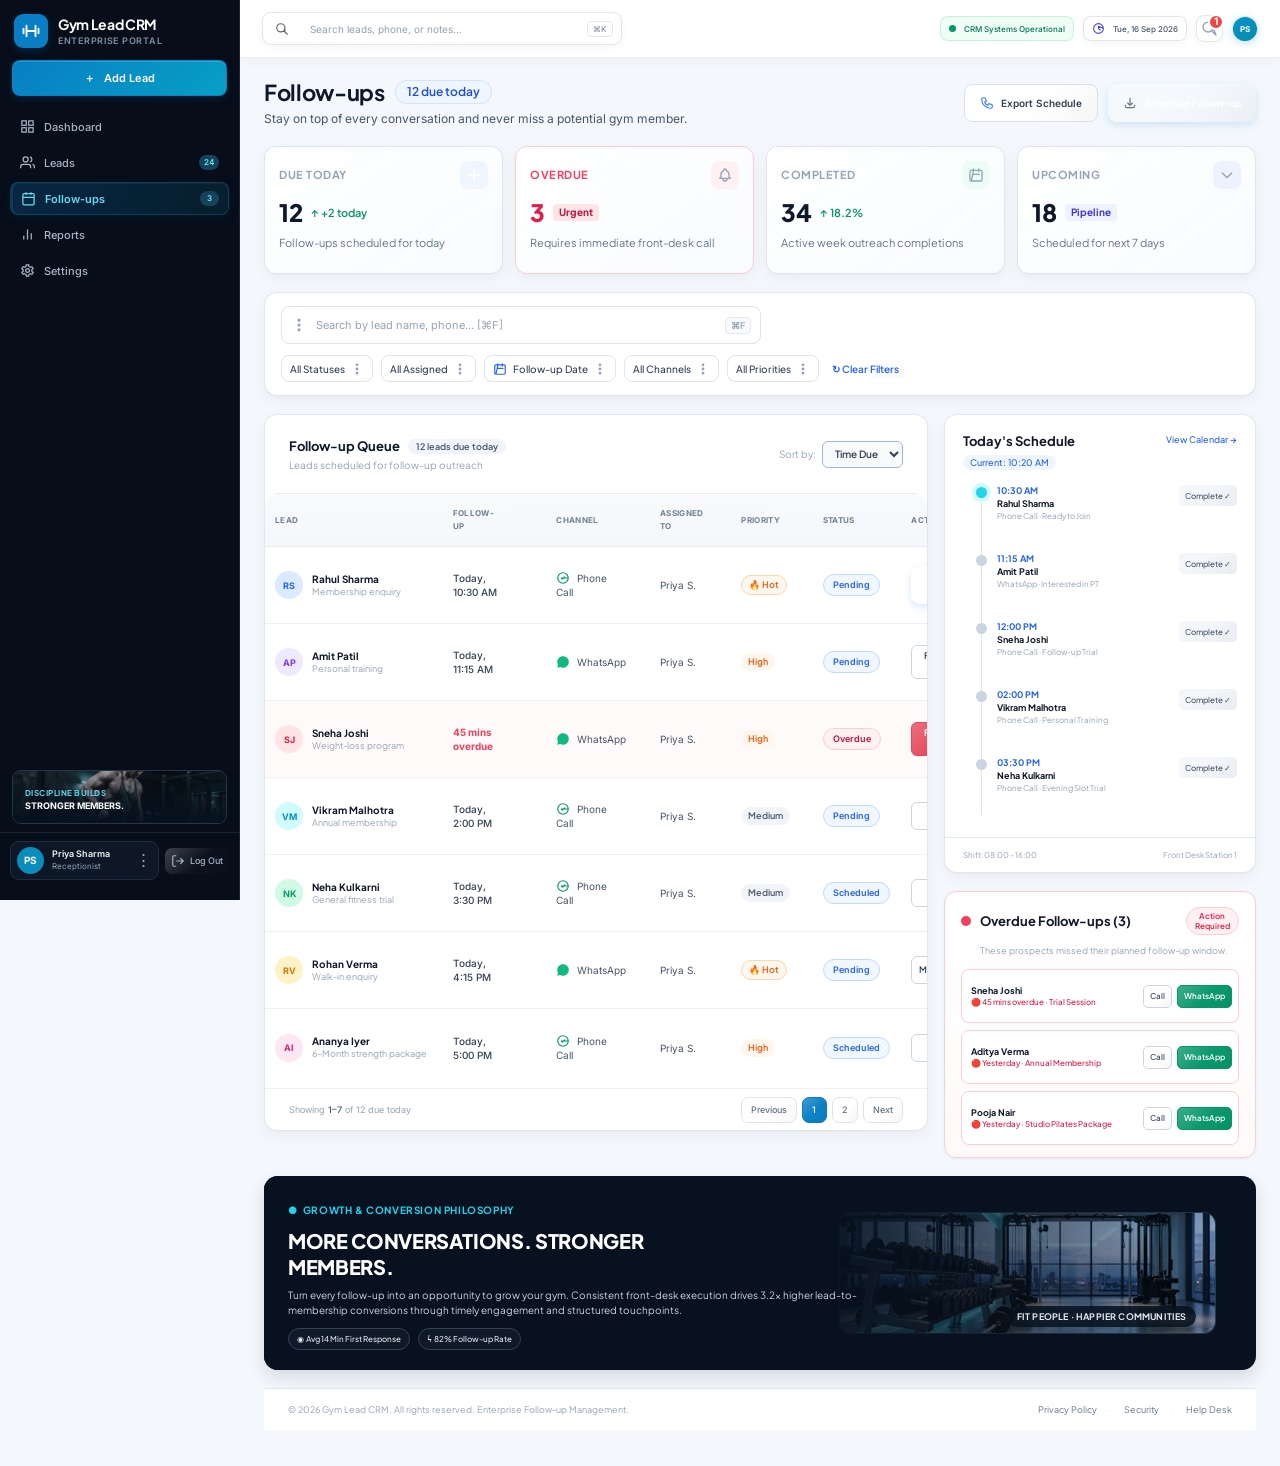
<file: Follow-ups/index.html>
<!doctype html>
<html lang="en">
<head>
  <meta charset="UTF-8"><meta name="viewport" content="width=device-width, initial-scale=1">
  <title>Follow-ups - Gym Lead CRM</title>
  <link rel="preconnect" href="https://fonts.googleapis.com"><link rel="preconnect" href="https://fonts.gstatic.com" crossorigin>
  <link href="https://fonts.googleapis.com/css2?family=Inter:wght@400;500;600;700;800&family=Plus+Jakarta+Sans:wght@400;600;700;800&display=swap" rel="stylesheet">
  <link rel="stylesheet" href="../css/Dashboard.css"><link rel="stylesheet" href="../css/Leads.css"><link rel="stylesheet" href="../css/Followups.css">
  <link rel="stylesheet" href="../css/design-system.css">
</head>
<body>
<div class="app-layout leads-app followups-app">
  <aside class="sidebar" id="sidebar">
    <div class="sidebar-header"><div class="brand-logo-wrap"><div class="logo-mark"><svg viewBox="0 0 24 24" fill="none" stroke="currentColor" stroke-width="2.5" stroke-linecap="round"><path d="M6 5v14M18 5v14M2 9v6M22 9v6M6 12h12"/></svg></div><div class="brand-text"><span class="brand-title">Gym Lead <span class="highlight">CRM</span></span><span class="brand-subtitle">ENTERPRISE PORTAL</span></div></div></div>
    <div class="sidebar-action-wrap"><a class="btn-sidebar-add" href="../Leads/create.html">＋ &nbsp; Add Lead</a></div>
    <nav class="sidebar-nav"><ul class="nav-list">
      <li class="nav-item"><a href="../Dashboard/index.html" class="nav-link"><svg viewBox="0 0 24 24" fill="none" stroke="currentColor" stroke-width="2"><rect x="3" y="3" width="7" height="7"/><rect x="14" y="3" width="7" height="7"/><rect x="14" y="14" width="7" height="7"/><rect x="3" y="14" width="7" height="7"/></svg><span>Dashboard</span></a></li>
      <li class="nav-item"><a href="../Leads/index.html" class="nav-link"><svg viewBox="0 0 24 24" fill="none" stroke="currentColor" stroke-width="2"><path d="M17 21v-2a4 4 0 0 0-4-4H5a4 4 0 0 0-4 4v2"/><circle cx="9" cy="7" r="4"/><path d="M23 21v-2a4 4 0 0 0-3-3.87M16 3.13a4 4 0 0 1 0 7.75"/></svg><span>Leads</span><span class="nav-badge count-leads">24</span></a></li>
      <li class="nav-item"><a href="./index.html" class="nav-link active"><svg viewBox="0 0 24 24" fill="none" stroke="currentColor" stroke-width="2"><rect x="3" y="4" width="18" height="18" rx="2"/><path d="M16 2v4M8 2v4M3 10h18"/></svg><span>Follow-ups</span><span class="nav-badge count-urgent">3</span></a></li>
      <li class="nav-item"><a href="../Reports/index.html" class="nav-link"><svg viewBox="0 0 24 24" fill="none" stroke="currentColor" stroke-width="2"><path d="M18 20V10M12 20V4M6 20v-6"/></svg><span>Reports</span></a></li>
      <li class="nav-item"><a href="../Settings/index.html" class="nav-link"><svg viewBox="0 0 24 24" fill="none" stroke="currentColor" stroke-width="2"><circle cx="12" cy="12" r="3"/><path d="M19 13.5a7.5 7.5 0 0 0 0-3l2-1.5-2-3-2.3 1a8 8 0 0 0-2.5-1.5L14 3h-4l-.3 2.5a8 8 0 0 0-2.5 1.5L5 6 3 9l2 1.5a7.5 7.5 0 0 0 0 3L3 15l2 3 2.3-1a8 8 0 0 0 2.5 1.5L10 21h4l.3-2.5a8 8 0 0 0 2.5-1.5l2.3 1 2-3z"/></svg><span>Settings</span></a></li>
    </ul></nav>
    <div class="leads-sidebar-quote"><img src="../assets/leads-discipline.jpg" alt="Athlete training in the gym"><div class="quote-shade"></div><div class="quote-copy"><b>DISCIPLINE BUILDS</b><strong>STRONGER MEMBERS.</strong></div></div>
    <div class="sidebar-user-footer"><div class="user-card-pill"><div class="avatar-circle">PS</div><div class="user-meta"><span class="user-name">Priya Sharma</span><span class="user-role">Receptionist</span></div><span class="user-menu-dots">⋮</span></div><button class="btn-logout" title="Log out"><svg viewBox="0 0 24 24" fill="none" stroke="currentColor" stroke-width="2"><path d="M9 21H5a2 2 0 0 1-2-2V5a2 2 0 0 1 2-2h4M16 17l5-5-5-5M21 12H9"/></svg><span>Log Out</span></button></div>
  </aside>
  <div class="main-viewport">
    <header class="dashboard-header"><div class="header-left"><button class="mobile-sidebar-toggle" id="mobileMenuToggle" aria-label="Toggle menu"><svg viewBox="0 0 24 24" fill="none" stroke="currentColor" stroke-width="2"><path d="M3 6h18M3 12h18M3 18h18"/></svg></button><label class="header-search-box"><img class="search-icon" src="../assets/followups-icons/icon-01.svg" alt=""><input id="globalSearchInput" type="search" placeholder="Search leads, phone, or notes..."><span class="search-actions"><kbd class="kbd-badge">⌘K</kbd></span></label></div><div class="header-right"><div class="header-status-pill"><span class="status-dot"></span><span>CRM Systems Operational</span></div><div class="header-date-pill"><img src="../assets/followups-icons/icon-02.svg" alt=""><span>Tue, 16 Sep 2026</span></div><div class="header-action-bell"><img src="../assets/followups-icons/icon-03.svg" alt=""><span class="bell-badge">1</span></div><div class="header-user-avatar">PS</div></div></header>
    <main class="dashboard-scroll-content followups-content">
      <section class="followups-titlebar"><div><div class="followups-titleline"><h1>Follow-ups</h1><span class="due-badge">12 due today</span></div><p>Stay on top of every conversation and never miss a potential gym member.</p></div><div class="followups-actions"><button class="schedule-export" id="exportSchedule"><img src="../assets/followups-icons/icon-04.svg" alt=""> Export Schedule</button><button class="schedule-primary" id="scheduleFollowup"><img src="../assets/followups-icons/icon-05.svg" alt=""> Schedule Follow-up</button></div></section>
      <section class="followup-kpis">
        <article class="follow-kpi"><div class="fk-top"><span>DUE TODAY</span><i class="blue-icon"><img src="../assets/followups-icons/icon-06.svg" alt=""></i></div><div class="fk-value"><strong>12</strong><em>↑ +2 today</em></div><small>Follow-ups scheduled for today</small></article>
        <article class="follow-kpi overdue-kpi"><div class="fk-top"><span>OVERDUE</span><i class="red-icon"><img src="../assets/followups-icons/icon-07.svg" alt=""></i></div><div class="fk-value"><strong>3</strong><b class="urgent-mini">Urgent</b></div><small>Requires immediate front-desk call</small></article>
        <article class="follow-kpi"><div class="fk-top"><span>COMPLETED</span><i class="green-icon"><img src="../assets/followups-icons/icon-08.svg" alt=""></i></div><div class="fk-value"><strong>34</strong><em>↑ 18.2%</em></div><small>Active week outreach completions</small></article>
        <article class="follow-kpi"><div class="fk-top"><span>UPCOMING</span><i class="violet-icon"><img src="../assets/followups-icons/icon-09.svg" alt=""></i></div><div class="fk-value"><strong>18</strong><b class="pipeline-mini">Pipeline</b></div><small>Scheduled for next 7 days</small></article>
      </section>
      <section class="follow-filters"><label class="follow-search"><img src="../assets/followups-icons/icon-10.svg" alt=""><input id="followSearch" type="search" placeholder="Search by lead name, phone... [⌘F]"><kbd>⌘F</kbd></label><div class="follow-filter-row"><select id="followStatus"><option value="">All Statuses</option><option>Pending</option><option>Overdue</option><option>Scheduled</option></select><select id="followAssigned"><option value="">All Assigned</option><option>Priya S.</option></select><select id="followDate"><option value="">Follow-up Date</option><option>Today</option><option>Overdue</option></select><select id="followChannel"><option value="">All Channels</option><option>Phone Call</option><option>WhatsApp</option></select><select id="followPriority"><option value="">All Priorities</option><option>Hot</option><option>High</option><option>Medium</option></select><button class="follow-clear" id="clearFollowFilters">↻ Clear Filters</button></div></section>
      <section class="follow-main-grid">
        <article class="queue-card"><header class="queue-header"><div><div class="queue-titleline"><h2>Follow-up Queue</h2><span>12 leads due today</span></div><p>Leads scheduled for follow-up outreach</p></div><label>Sort by: <select id="queueSort"><option value="time">Time Due</option><option value="name">Name</option></select></label></header><div class="queue-scroll"><table class="follow-table"><thead><tr><th>LEAD</th><th>FOLLOW-<br>UP</th><th>CHANNEL</th><th>ASSIGNED<br>TO</th><th>PRIORITY</th><th>STATUS</th><th>ACTION</th><th></th></tr></thead><tbody id="followTableBody">
        <tr data-status="Pending" data-channel="Phone Call" data-priority="Hot"><td><div class="follow-lead"><i class="avatar rs">RS</i><span><b>Rahul Sharma</b><small>Membership enquiry</small></span></div></td><td class="time-cell">Today,<br>10:30 AM</td><td><img class="channel-icon" src="../assets/followups-icons/icon-12.svg" alt=""> Phone<br>Call</td><td>Priya S.</td><td><span class="priority hot-priority">🔥 Hot</span></td><td><span class="queue-status pending">Pending</span></td><td><button class="queue-action call-action">Call<br>Now</button></td><td><button class="more-action" aria-label="More actions"><img src="../assets/followups-icons/icon-13.svg" alt=""></button></td></tr>
        <tr data-status="Pending" data-channel="WhatsApp" data-priority="High"><td><div class="follow-lead"><i class="avatar ap">AP</i><span><b>Amit Patil</b><small>Personal training</small></span></div></td><td class="time-cell">Today,<br>11:15 AM</td><td><img class="channel-icon" src="../assets/followups-icons/icon-15.svg" alt=""> WhatsApp</td><td>Priya S.</td><td><span class="priority high-priority">High</span></td><td><span class="queue-status pending">Pending</span></td><td><button class="queue-action">Follow<br>Up</button></td><td><button class="more-action" aria-label="More actions"><img src="../assets/followups-icons/icon-13.svg" alt=""></button></td></tr>
        <tr class="overdue-queue-row" data-status="Overdue" data-channel="WhatsApp" data-priority="High"><td><div class="follow-lead"><i class="avatar sj">SJ</i><span><b>Sneha Joshi</b><small>Weight-loss program</small></span></div></td><td class="late-time">45 mins<br>overdue</td><td><img class="channel-icon" src="../assets/followups-icons/icon-15.svg" alt=""> WhatsApp</td><td>Priya S.</td><td><span class="priority high-priority">High</span></td><td><span class="queue-status overdue-status">Overdue</span></td><td><button class="queue-action overdue-action">Follow<br>Up</button></td><td><button class="more-action" aria-label="More actions"><img src="../assets/followups-icons/icon-13.svg" alt=""></button></td></tr>
        <tr data-status="Pending" data-channel="Phone Call" data-priority="Medium"><td><div class="follow-lead"><i class="avatar vm">VM</i><span><b>Vikram Malhotra</b><small>Annual membership</small></span></div></td><td class="time-cell">Today,<br>2:00 PM</td><td><img class="channel-icon" src="../assets/followups-icons/icon-12.svg" alt=""> Phone<br>Call</td><td>Priya S.</td><td><span class="priority medium-priority">Medium</span></td><td><span class="queue-status pending">Pending</span></td><td><button class="queue-action">Call</button></td><td><button class="more-action" aria-label="More actions"><img src="../assets/followups-icons/icon-13.svg" alt=""></button></td></tr>
        <tr data-status="Scheduled" data-channel="Phone Call" data-priority="Medium"><td><div class="follow-lead"><i class="avatar nk">NK</i><span><b>Neha Kulkarni</b><small>General fitness trial</small></span></div></td><td class="time-cell">Today,<br>3:30 PM</td><td><img class="channel-icon" src="../assets/followups-icons/icon-12.svg" alt=""> Phone<br>Call</td><td>Priya S.</td><td><span class="priority medium-priority">Medium</span></td><td><span class="queue-status scheduled-status">Scheduled</span></td><td><button class="queue-action">Call</button></td><td><button class="more-action" aria-label="More actions"><img src="../assets/followups-icons/icon-13.svg" alt=""></button></td></tr>
        <tr data-status="Pending" data-channel="WhatsApp" data-priority="Hot"><td><div class="follow-lead"><i class="avatar rv">RV</i><span><b>Rohan Verma</b><small>Walk-in enquiry</small></span></div></td><td class="time-cell">Today,<br>4:15 PM</td><td><img class="channel-icon" src="../assets/followups-icons/icon-15.svg" alt=""> WhatsApp</td><td>Priya S.</td><td><span class="priority hot-priority">🔥 Hot</span></td><td><span class="queue-status pending">Pending</span></td><td><button class="queue-action">Message</button></td><td><button class="more-action" aria-label="More actions"><img src="../assets/followups-icons/icon-13.svg" alt=""></button></td></tr>
        <tr data-status="Scheduled" data-channel="Phone Call" data-priority="High"><td><div class="follow-lead"><i class="avatar ai">AI</i><span><b>Ananya Iyer</b><small>6-Month strength package</small></span></div></td><td class="time-cell">Today,<br>5:00 PM</td><td><img class="channel-icon" src="../assets/followups-icons/icon-12.svg" alt=""> Phone<br>Call</td><td>Priya S.</td><td><span class="priority high-priority">High</span></td><td><span class="queue-status scheduled-status">Scheduled</span></td><td><button class="queue-action">Call</button></td><td><button class="more-action" aria-label="More actions"><img src="../assets/followups-icons/icon-13.svg" alt=""></button></td></tr>
        </tbody></table><div id="noFollowResults" class="no-follow-results" hidden>No follow-ups match your filters.</div></div><footer class="queue-footer"><span>Showing <b id="followCount">1–7</b> of 12 due today</span><div class="queue-pages"><button>Previous</button><button class="page-active">1</button><button>2</button><button>Next</button></div></footer></article>
        <aside class="follow-side-panels">
          <article class="schedule-card"><header><div><h2>Today's Schedule</h2><span class="current-time">Current: 10:20 AM</span></div><button class="calendar-link" id="viewCalendar">View Calendar →</button></header><div class="timeline">
            <div class="timeline-entry active-entry"><i></i><div><b>10:30 AM</b><strong>Rahul Sharma</strong><small>Phone Call · Ready to Join</small></div><button class="complete-task">Complete ✓</button></div>
            <div class="timeline-entry"><i></i><div><b>11:15 AM</b><strong>Amit Patil</strong><small>WhatsApp · Interested in PT</small></div><button class="complete-task">Complete ✓</button></div>
            <div class="timeline-entry"><i></i><div><b>12:00 PM</b><strong>Sneha Joshi</strong><small>Phone Call · Follow-up Trial</small></div><button class="complete-task">Complete ✓</button></div>
            <div class="timeline-entry"><i></i><div><b>02:00 PM</b><strong>Vikram Malhotra</strong><small>Phone Call · Personal Training</small></div><button class="complete-task">Complete ✓</button></div>
            <div class="timeline-entry"><i></i><div><b>03:30 PM</b><strong>Neha Kulkarni</strong><small>Phone Call · Evening Slot Trial</small></div><button class="complete-task">Complete ✓</button></div>
          </div><footer><span>Shift: 08:00 - 16:00</span><span>Front Desk Station 1</span></footer></article>
          <article class="overdue-card"><header><div class="overdue-heading"><i></i><h2>Overdue Follow-ups (3)</h2></div><span>Action<br>Required</span></header><p>These prospects missed their planned follow-up window.</p><div class="overdue-person"><div><b>Sneha Joshi</b><small>🔴 45 mins overdue · Trial Session</small></div><button class="mini-call">Call</button><button class="mini-whatsapp">WhatsApp</button></div><div class="overdue-person"><div><b>Aditya Verma</b><small>🔴 Yesterday · Annual Membership</small></div><button class="mini-call">Call</button><button class="mini-whatsapp">WhatsApp</button></div><div class="overdue-person"><div><b>Pooja Nair</b><small>🔴 Yesterday · Studio Pilates Package</small></div><button class="mini-call">Call</button><button class="mini-whatsapp">WhatsApp</button></div></article>
        </aside>
      </section>
      <section class="follow-growth"><img src="../assets/leads-gym.jpg" alt="Modern gym interior"><div class="follow-growth-shade"></div><div class="follow-growth-copy"><span>● &nbsp;GROWTH &amp; CONVERSION PHILOSOPHY</span><h2>MORE CONVERSATIONS. STRONGER<br> MEMBERS.</h2><p>Turn every follow-up into an opportunity to grow your gym. Consistent front-desk execution drives 3.2x higher lead-to-membership conversions through timely engagement and structured touchpoints.</p><div class="growth-stats"><span>◉ &nbsp;Avg 14 Min First Response</span><span>ϟ &nbsp;82% Follow-up Rate</span></div></div><b class="fit-mantra">FIT PEOPLE · HAPPIER COMMUNITIES</b></section>
      <footer class="follow-footer"><span>© 2026 Gym Lead CRM. All rights reserved. Enterprise Follow-up Management.</span><nav><a href="#">Privacy Policy</a><i>·</i><a href="#">Security</a><i>·</i><a href="#">Help Desk</a></nav></footer>
    </main>
  </div>
</div>
<div class="modal-backdrop" id="scheduleModal"><div class="modal-card"><div class="modal-header"><h3 class="modal-title">Schedule Follow-up</h3><button class="modal-close-btn" id="closeScheduleModal">&times;</button></div><form class="modal-form" id="scheduleForm"><div class="form-group"><label for="scheduleLead">Lead name</label><input class="modal-input" id="scheduleLead" required placeholder="Search for a lead"></div><div class="form-group"><label for="scheduleTime">Date and time</label><input class="modal-input" id="scheduleTime" type="datetime-local" required></div><div class="form-group"><label for="scheduleChannel">Channel</label><select class="modal-input" id="scheduleChannel"><option>Phone Call</option><option>WhatsApp</option></select></div><div class="modal-actions"><button type="button" class="btn-cancel" id="cancelSchedule">Cancel</button><button class="btn-save" type="submit">Schedule</button></div></form></div></div>
<div class="modal-backdrop" id="addLeadModal"><div class="modal-card"><div class="modal-header"><h3 class="modal-title">New Lead Enquiry</h3><button class="modal-close-btn" id="closeLeadModal">&times;</button></div><form class="modal-form" id="leadModalForm"><div class="form-group"><label for="newLeadName">Full Name</label><input class="modal-input" id="newLeadName" required placeholder="e.g. John Doe"></div><div class="form-group"><label for="newLeadIntent">Enquiry Type</label><input class="modal-input" id="newLeadIntent" required placeholder="e.g. Annual membership"></div><div class="form-group"><label for="newLeadPhone">Phone Number</label><input class="modal-input" id="newLeadPhone" type="tel" required placeholder="+91 90000 00000"></div><div class="modal-actions"><button type="button" class="btn-cancel" id="cancelLeadModal">Cancel</button><button class="btn-save" type="submit">Save Lead</button></div></form></div></div>
<script src="../js/Followups.js"></script>
</body>
</html>
</file>
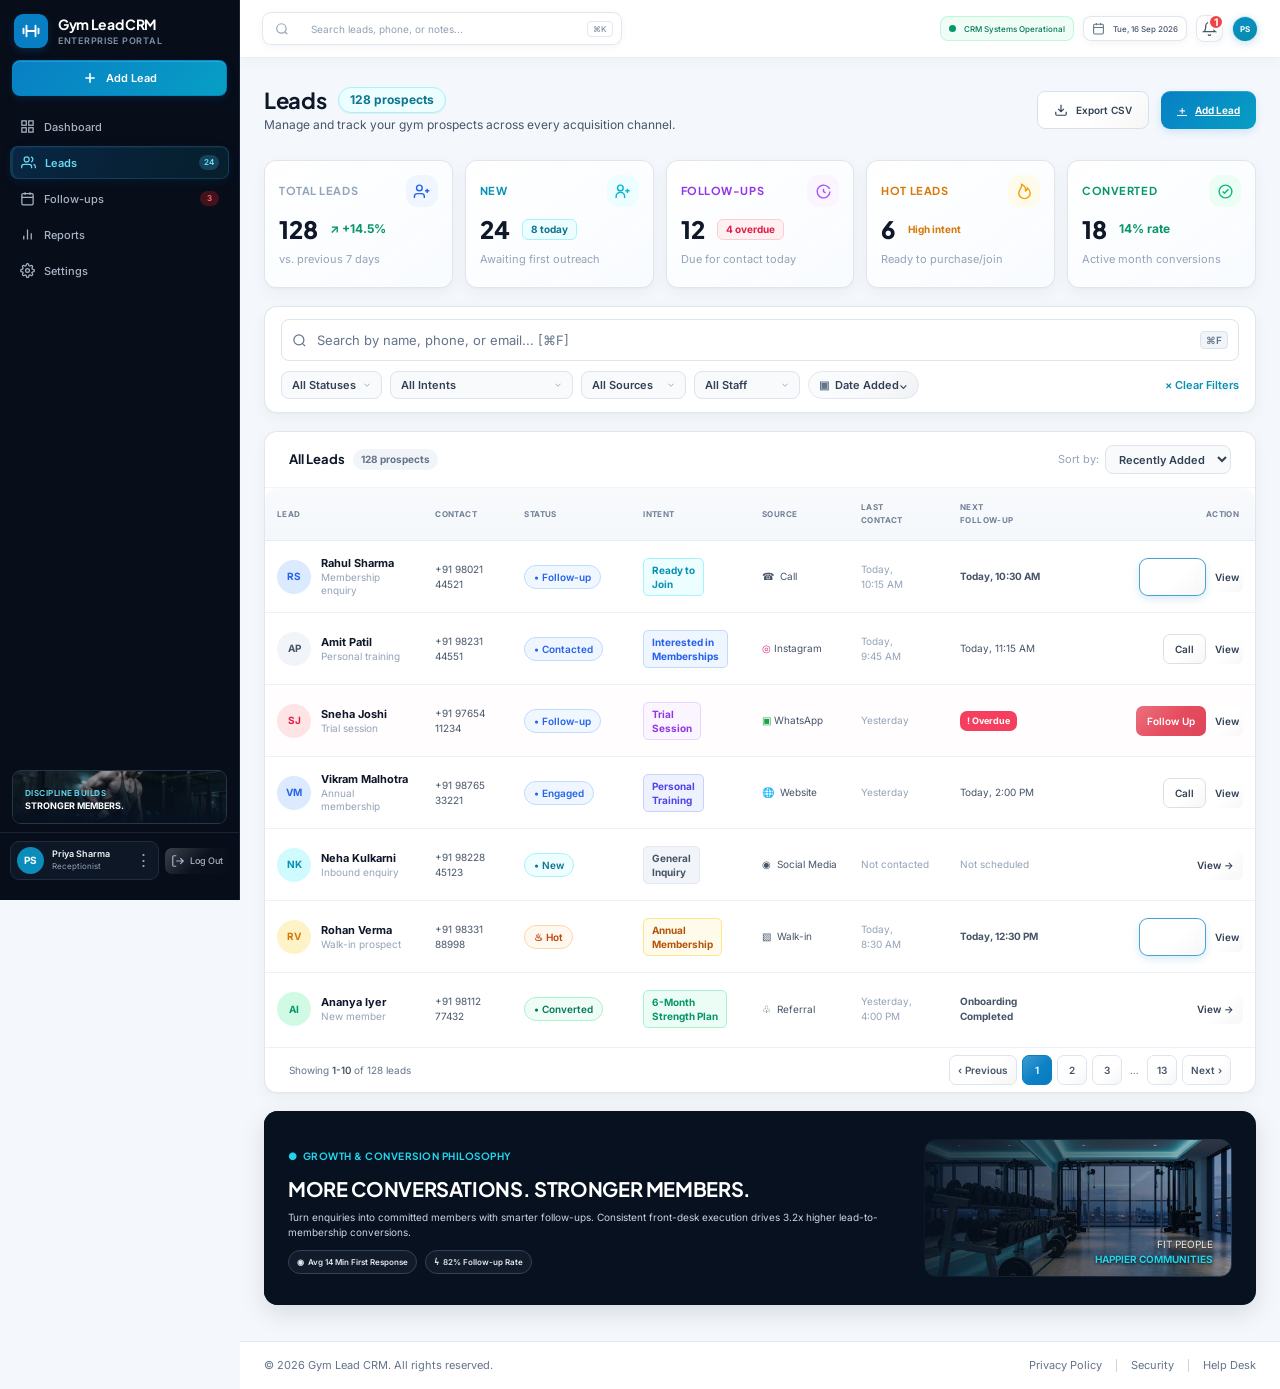
<file: Leads/index.html>
<!doctype html>
<html lang="en">
<head>
  <meta charset="UTF-8">
  <meta name="viewport" content="width=device-width, initial-scale=1">
  <title>Leads - Gym Lead CRM</title>
  <link rel="preconnect" href="https://fonts.googleapis.com">
  <link rel="preconnect" href="https://fonts.gstatic.com" crossorigin>
  <link href="https://fonts.googleapis.com/css2?family=Inter:wght@400;500;600;700;800&family=Plus+Jakarta+Sans:wght@600;700;800&display=swap" rel="stylesheet">
  <link rel="stylesheet" href="../css/Dashboard.css">
  <link rel="stylesheet" href="../css/Leads.css">
  <link rel="stylesheet" href="../css/design-system.css">
</head>
<body>
  <div class="app-layout leads-app">
    <aside class="sidebar" id="sidebar">
      <div class="sidebar-header"><div class="brand-logo-wrap"><div class="logo-mark"><svg viewBox="0 0 24 24" fill="none" stroke="currentColor" stroke-width="2.5" stroke-linecap="round"><path d="M6 5v14M18 5v14M2 9v6M22 9v6M6 12h12"/></svg></div><div class="brand-text"><span class="brand-title">Gym Lead <span class="highlight">CRM</span></span><span class="brand-subtitle">ENTERPRISE PORTAL</span></div></div></div>
      <div class="sidebar-action-wrap"><a class="btn-sidebar-add" href="./create.html"><svg viewBox="0 0 24 24" fill="none" stroke="currentColor" stroke-width="2.5"><path d="M12 5v14M5 12h14"/></svg><span>Add Lead</span></a></div>
      <nav class="sidebar-nav"><ul class="nav-list">
        <li class="nav-item"><a href="../Dashboard/index.html" class="nav-link"><svg viewBox="0 0 24 24" fill="none" stroke="currentColor" stroke-width="2"><rect x="3" y="3" width="7" height="7"/><rect x="14" y="3" width="7" height="7"/><rect x="14" y="14" width="7" height="7"/><rect x="3" y="14" width="7" height="7"/></svg><span>Dashboard</span></a></li>
        <li class="nav-item"><a href="./index.html" class="nav-link active"><svg viewBox="0 0 24 24" fill="none" stroke="currentColor" stroke-width="2"><path d="M17 21v-2a4 4 0 0 0-4-4H5a4 4 0 0 0-4 4v2"/><circle cx="9" cy="7" r="4"/><path d="M23 21v-2a4 4 0 0 0-3-3.87M16 3.13a4 4 0 0 1 0 7.75"/></svg><span>Leads</span><span class="nav-badge count-leads">24</span></a></li>
        <li class="nav-item"><a href="../Follow-ups/index.html" class="nav-link"><svg viewBox="0 0 24 24" fill="none" stroke="currentColor" stroke-width="2"><rect x="3" y="4" width="18" height="18" rx="2"/><path d="M16 2v4M8 2v4M3 10h18"/></svg><span>Follow-ups</span><span class="nav-badge count-urgent">3</span></a></li>
        <li class="nav-item"><a href="../Reports/index.html" class="nav-link"><svg viewBox="0 0 24 24" fill="none" stroke="currentColor" stroke-width="2"><path d="M18 20V10M12 20V4M6 20v-6"/></svg><span>Reports</span></a></li>
        <li class="nav-item"><a href="../Settings/index.html" class="nav-link"><svg viewBox="0 0 24 24" fill="none" stroke="currentColor" stroke-width="2"><circle cx="12" cy="12" r="3"/><path d="M19.4 15a1.7 1.7 0 0 0 .3 1.8l.1.1a2 2 0 0 1-2.8 2.8l-.1-.1a1.7 1.7 0 0 0-1.8-.3 1.7 1.7 0 0 0-1 1.5v.2a2 2 0 0 1-4 0v-.2a1.7 1.7 0 0 0-1-1.5 1.7 1.7 0 0 0-1.8.3l-.1.1a2 2 0 0 1-2.8-2.8l.1-.1a1.7 1.7 0 0 0 .3-1.8 1.7 1.7 0 0 0-1.5-1H3a2 2 0 0 1 0-4h.2a1.7 1.7 0 0 0 1.5-1 1.7 1.7 0 0 0-.3-1.8l-.1-.1a2 2 0 0 1 2.8-2.8l.1.1a1.7 1.7 0 0 0 1.8.3 1.7 1.7 0 0 0 1-1.5V3a2 2 0 0 1 4 0v.2a1.7 1.7 0 0 0 1 1.5 1.7 1.7 0 0 0 1.8-.3l.1-.1a2 2 0 0 1 2.8 2.8l-.1.1a1.7 1.7 0 0 0-.3 1.8 1.7 1.7 0 0 0 1.5 1h.2a2 2 0 0 1 0 4h-.2a1.7 1.7 0 0 0-1.5 1z"/></svg><span>Settings</span></a></li>
      </ul></nav>
      <div class="leads-sidebar-quote"><img src="../assets/leads-discipline.jpg" alt="Athlete training in the gym"><div class="quote-shade"></div><div class="quote-copy"><b>DISCIPLINE BUILDS</b><strong>STRONGER MEMBERS.</strong></div></div>
      <div class="sidebar-user-footer"><div class="user-card-pill"><div class="avatar-circle">PS</div><div class="user-meta"><span class="user-name">Priya Sharma</span><span class="user-role">Receptionist</span></div><span class="user-menu-dots">⋮</span></div><button class="btn-logout" title="Log out"><svg viewBox="0 0 24 24" fill="none" stroke="currentColor" stroke-width="2"><path d="M9 21H5a2 2 0 0 1-2-2V5a2 2 0 0 1 2-2h4M16 17l5-5-5-5M21 12H9"/></svg><span>Log Out</span></button></div>
    </aside>
    <div class="main-viewport">
      <header class="dashboard-header"><div class="header-left"><button class="mobile-sidebar-toggle" id="mobileMenuToggle" aria-label="Toggle menu"><svg viewBox="0 0 24 24" fill="none" stroke="currentColor" stroke-width="2"><path d="M3 6h18M3 12h18M3 18h18"/></svg></button><div class="header-search-box"><svg class="search-icon" viewBox="0 0 24 24" fill="none" stroke="currentColor" stroke-width="2"><circle cx="11" cy="11" r="8"/><path d="m21 21-4.35-4.35"/></svg><input id="globalSearchInput" type="search" placeholder="Search leads, phone, or notes..."><div class="search-actions"><kbd class="kbd-badge">⌘K</kbd></div></div></div><div class="header-right"><div class="header-status-pill"><span class="status-dot"></span><span>CRM Systems Operational</span></div><div class="header-date-pill"><svg viewBox="0 0 24 24" fill="none" stroke="currentColor" stroke-width="2"><rect x="3" y="4" width="18" height="18" rx="2"/><path d="M16 2v4M8 2v4M3 10h18"/></svg><span>Tue, 16 Sep 2026</span></div><button class="header-action-bell" aria-label="Notifications"><svg viewBox="0 0 24 24" fill="none" stroke="currentColor" stroke-width="2"><path d="M18 8a6 6 0 0 0-12 0c0 7-3 9-3 9h18s-3-2-3-9M10 21a2 2 0 0 0 4 0"/></svg><span class="bell-badge">1</span></button><div class="header-user-avatar">PS</div></div></header>
      <main class="dashboard-scroll-content leads-content">
        <section class="leads-titlebar"><div><div class="title-line"><h1>Leads</h1><span class="prospect-count">128 prospects</span></div><p>Manage and track your gym prospects across every acquisition channel.</p></div><div class="title-actions"><button class="btn-export" id="exportLeads"><svg viewBox="0 0 24 24" fill="none" stroke="currentColor" stroke-width="2"><path d="M21 15v4a2 2 0 0 1-2 2H5a2 2 0 0 1-2-2v-4M7 10l5 5 5-5M12 15V3"/></svg>Export CSV</button><a class="btn-add-lead" id="quickAddLead" href="./create.html"><span>＋</span>Add Lead</a></div></section>
        <section class="lead-metrics" aria-label="Lead metrics">
          <article class="lead-metric"><div class="metric-top"><span class="metric-label">TOTAL LEADS</span><span class="metric-icon blue"><svg viewBox="0 0 24 24" fill="none" stroke="currentColor" stroke-width="2"><path d="M16 21v-2a4 4 0 0 0-4-4H6a4 4 0 0 0-4 4v2M9 11a4 4 0 1 0 0-8 4 4 0 0 0 0 8ZM20 8v6M17 11h6"/></svg></span></div><div class="metric-number-row"><strong>128</strong><span class="trend">↗ +14.5%</span></div><small>vs. previous 7 days</small></article>
          <article class="lead-metric"><div class="metric-top"><span class="metric-label cyan-text">NEW</span><span class="metric-icon cyan"><svg viewBox="0 0 24 24" fill="none" stroke="currentColor" stroke-width="2"><circle cx="9" cy="7" r="4"/><path d="M3 21v-2a6 6 0 0 1 12 0v2M19 8v6M16 11h6"/></svg></span></div><div class="metric-number-row"><strong>24</strong><span class="metric-pill cyan-pill">8 today</span></div><small>Awaiting first outreach</small></article>
          <article class="lead-metric"><div class="metric-top"><span class="metric-label purple-text">FOLLOW-UPS</span><span class="metric-icon purple"><svg viewBox="0 0 24 24" fill="none" stroke="currentColor" stroke-width="2"><path d="M12 8v4l3 2M21 12a9 9 0 1 1-3-6.7L21 8"/></svg></span></div><div class="metric-number-row"><strong>12</strong><span class="metric-pill red-pill">4 overdue</span></div><small>Due for contact today</small></article>
          <article class="lead-metric"><div class="metric-top"><span class="metric-label amber-text">HOT LEADS</span><span class="metric-icon amber"><svg viewBox="0 0 24 24" fill="none" stroke="currentColor" stroke-width="2"><path d="M12 22c4.4 0 8-3.4 8-7.7 0-2.8-1.4-5.2-4-7.3.2 2-1 3.4-2.4 4.2C13.9 7.4 12.1 3.9 8 2c.9 4.9-4 7.1-4 12.3C4 18.5 7.5 22 12 22Z"/></svg></span></div><div class="metric-number-row"><strong>6</strong><span class="metric-note amber-text">High intent</span></div><small>Ready to purchase/join</small></article>
          <article class="lead-metric"><div class="metric-top"><span class="metric-label green-text">CONVERTED</span><span class="metric-icon green"><svg viewBox="0 0 24 24" fill="none" stroke="currentColor" stroke-width="2"><circle cx="12" cy="12" r="9"/><path d="m8 12 2.5 2.5L16 9"/></svg></span></div><div class="metric-number-row"><strong>18</strong><span class="trend">14% rate</span></div><small>Active month conversions</small></article>
        </section>
        <section class="lead-filters" aria-label="Search and filters"><label class="table-search"><svg viewBox="0 0 24 24" fill="none" stroke="currentColor" stroke-width="2"><circle cx="11" cy="11" r="8"/><path d="m21 21-4.35-4.35"/></svg><input id="leadSearch" type="search" placeholder="Search by name, phone, or email... [⌘F]"><kbd>⌘F</kbd></label><div class="filter-row"><label><select id="statusFilter"><option value="">All Statuses</option><option>New</option><option>Follow-up</option><option>Contacted</option><option>Engaged</option><option>Hot</option><option>Converted</option></select></label><label><select id="intentFilter"><option value="">All Intents</option><option>Ready to Join</option><option>Interested in Memberships</option><option>Trial Session</option><option>Personal Training</option><option>Annual Membership</option></select></label><label><select id="sourceFilter"><option value="">All Sources</option><option>Call</option><option>Instagram</option><option>WhatsApp</option><option>Website</option><option>Social Media</option><option>Walk-in</option><option>Referral</option></select></label><label><select id="staffFilter"><option value="">All Staff</option><option>Priya Sharma</option><option>Reception</option></select></label><label class="date-filter"><button id="dateFilter"><span>▣</span>Date Added⌄</button></label><button id="clearFilters" class="clear-filters">× Clear Filters</button></div></section>
        <section class="leads-table-card"><div class="table-card-heading"><div><h2>All Leads</h2><span>128 prospects</span></div><label>Sort by: <select id="sortLeads"><option value="recent">Recently Added</option><option value="name">Name</option></select></label></div><div class="table-overflow"><table class="leads-table"><thead><tr><th>LEAD</th><th>CONTACT</th><th>STATUS</th><th>INTENT</th><th>SOURCE</th><th>LAST<br>CONTACT</th><th>NEXT<br>FOLLOW-UP</th><th>ACTION</th></tr></thead><tbody id="leadsTableBody">
          <tr data-lead-id="GL-0001" data-status="Follow-up" data-intent="Ready to Join" data-source="Call"><td><div class="lead-cell"><span class="lead-avatar blue-lead">RS</span><span class="lead-info"><b>Rahul Sharma</b><small>Membership enquiry</small></span></div></td><td>+91 98021 44521</td><td><span class="status-tag follow-up">• Follow-up</span></td><td><span class="intent-tag teal-tag">Ready to<br>Join</span></td><td>☎ &nbsp;Call</td><td class="muted">Today,<br>10:15 AM</td><td class="next-time">Today, 10:30 AM</td><td><button class="table-call primary-call">Call Now</button><button class="view-lead">View</button></td></tr>
          <tr data-lead-id="GL-0002" data-status="Contacted" data-intent="Interested in Memberships" data-source="Instagram"><td><div class="lead-cell"><span class="lead-avatar gray-lead">AP</span><span class="lead-info"><b>Amit Patil</b><small>Personal training</small></span></div></td><td>+91 98231 44551</td><td><span class="status-tag contacted">• Contacted</span></td><td><span class="intent-tag blue-tag">Interested in<br>Memberships</span></td><td><span class="instagram">◎</span> Instagram</td><td class="muted">Today,<br>9:45 AM</td><td>Today, 11:15 AM</td><td><button class="table-call">Call</button><button class="view-lead">View</button></td></tr>
          <tr class="overdue-row" data-lead-id="GL-0003" data-status="Follow-up" data-intent="Trial Session" data-source="WhatsApp"><td><div class="lead-cell"><span class="lead-avatar pink-lead">SJ</span><span class="lead-info"><b>Sneha Joshi</b><small>Trial session</small></span></div></td><td>+91 97654 11234</td><td><span class="status-tag follow-up">• Follow-up</span></td><td><span class="intent-tag purple-tag">Trial<br>Session</span></td><td><span class="whatsapp">▣</span> WhatsApp</td><td class="muted">Yesterday</td><td><span class="overdue-tag">! Overdue</span></td><td><button class="table-call followup-call">Follow Up</button><button class="view-lead">View</button></td></tr>
          <tr data-lead-id="GL-0004" data-status="Engaged" data-intent="Personal Training" data-source="Website"><td><div class="lead-cell"><span class="lead-avatar blue-lead">VM</span><span class="lead-info"><b>Vikram Malhotra</b><small>Annual membership</small></span></div></td><td>+91 98765 33221</td><td><span class="status-tag engaged">• Engaged</span></td><td><span class="intent-tag indigo-tag">Personal<br>Training</span></td><td>🌐 &nbsp;Website</td><td class="muted">Yesterday</td><td>Today, 2:00 PM</td><td><button class="table-call">Call</button><button class="view-lead">View</button></td></tr>
          <tr data-lead-id="GL-0005" data-status="New" data-intent="General Inquiry" data-source="Social Media"><td><div class="lead-cell"><span class="lead-avatar cyan-lead">NK</span><span class="lead-info"><b>Neha Kulkarni</b><small>Inbound enquiry</small></span></div></td><td>+91 98228 45123</td><td><span class="status-tag new-tag">• New</span></td><td><span class="intent-tag gray-tag">General<br>Inquiry</span></td><td>◉ &nbsp;Social Media</td><td class="muted">Not contacted</td><td class="muted">Not scheduled</td><td><button class="view-lead arrow-view">View →</button></td></tr>
          <tr data-lead-id="GL-0006" data-status="Hot" data-intent="Annual Membership" data-source="Walk-in"><td><div class="lead-cell"><span class="lead-avatar amber-avatar">RV</span><span class="lead-info"><b>Rohan Verma</b><small>Walk-in prospect</small></span></div></td><td>+91 98331 88998</td><td><span class="status-tag hot-tag">♨ Hot</span></td><td><span class="intent-tag amber-tag">Annual<br>Membership</span></td><td>▧ &nbsp;Walk-in</td><td class="muted">Today,<br>8:30 AM</td><td class="next-hot">Today, 12:30 PM</td><td><button class="table-call primary-call">Call Now</button><button class="view-lead">View</button></td></tr>
          <tr data-lead-id="GL-0007" data-status="Converted" data-intent="6-Month Strength Plan" data-source="Referral"><td><div class="lead-cell"><span class="lead-avatar green-avatar">AI</span><span class="lead-info"><b>Ananya Iyer</b><small>New member</small></span></div></td><td>+91 98112 77432</td><td><span class="status-tag converted-tag">• Converted</span></td><td><span class="intent-tag green-tag">6-Month<br>Strength Plan</span></td><td>♧ &nbsp;Referral</td><td class="muted">Yesterday,<br>4:00 PM</td><td class="converted-time">Onboarding<br>Completed</td><td><button class="view-lead arrow-view">View →</button></td></tr>
        </tbody></table><div class="no-results" id="noResults" hidden>No leads match your filters.</div></div><div class="table-pagination"><span>Showing <b id="visibleCount">1-10</b> of 128 leads</span><div class="pages"><button>‹ Previous</button><button class="current-page">1</button><button>2</button><button>3</button><span>…</span><button>13</button><button>Next ›</button></div></div></section>
        <section class="growth-banner"><img class="growth-image" src="../assets/leads-gym.jpg" alt="Bright modern gym interior"><div class="growth-overlay"></div><div class="growth-copy"><span class="growth-eyebrow">● &nbsp;GROWTH &amp; CONVERSION PHILOSOPHY</span><h2>MORE CONVERSATIONS. STRONGER MEMBERS.</h2><p>Turn enquiries into committed members with smarter follow-ups. Consistent front-desk execution drives 3.2x higher lead-to-membership conversions.</p><div class="growth-stats"><span>◉ &nbsp;Avg 14 Min First Response</span><span>ϟ &nbsp;82% Follow-up Rate</span></div></div><div class="growth-mantra"><small>FIT PEOPLE</small><b>HAPPIER COMMUNITIES</b></div></section>
      </main><footer class="leads-footer"><span>© 2026 Gym Lead CRM. All rights reserved.</span><nav><a href="#">Privacy Policy</a><i></i><a href="#">Security</a><i></i><a href="#">Help Desk</a></nav></footer>
    </div>
  </div>
  <div class="modal-backdrop" id="addLeadModal"><div class="modal-card"><div class="modal-header"><h3 class="modal-title">New Lead Enquiry</h3><button class="modal-close-btn" id="closeLeadModal" aria-label="Close">&times;</button></div><form id="leadModalForm" class="modal-form"><div class="form-group"><label for="newLeadName">Full Name</label><input id="newLeadName" type="text" class="modal-input" placeholder="e.g. John Doe" required></div><div class="form-group"><label for="newLeadIntent">Enquiry Type</label><input id="newLeadIntent" type="text" class="modal-input" placeholder="e.g. Annual membership" required></div><div class="form-group"><label for="newLeadPhone">Phone Number</label><input id="newLeadPhone" type="tel" class="modal-input" placeholder="+91 90000 00000" required></div><div class="modal-actions"><button type="button" class="btn-cancel" id="cancelLeadModal">Cancel</button><button type="submit" class="btn-save">Save Lead</button></div></form></div></div>
  <script src="../js/Leads.js"></script>
</body>
</html>
</file>
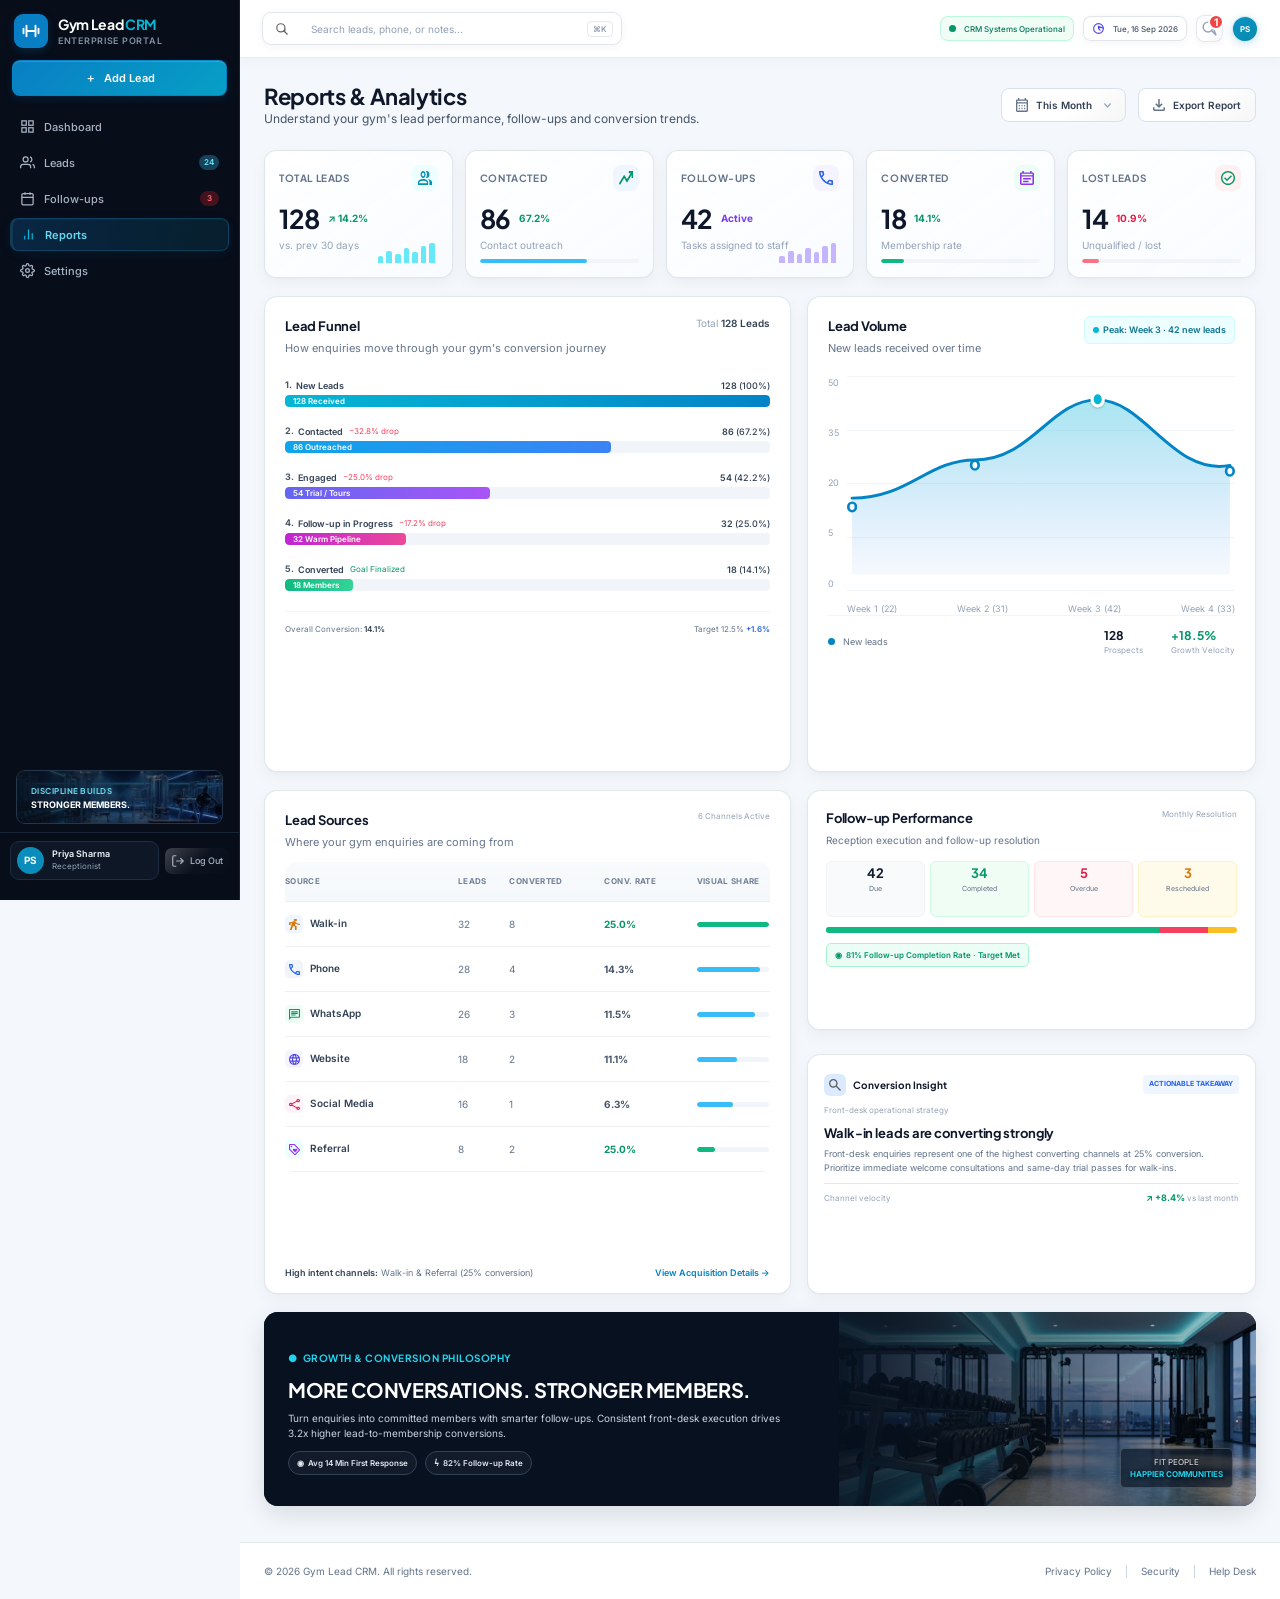
<file: Reports/index.html>
<!doctype html>
<html lang="en">
<head>
  <meta charset="UTF-8">
  <meta name="viewport" content="width=device-width, initial-scale=1">
  <title>Reports &amp; Analytics - Gym Lead CRM</title>
  <link rel="preconnect" href="https://fonts.googleapis.com">
  <link rel="preconnect" href="https://fonts.gstatic.com" crossorigin>
  <link href="https://fonts.googleapis.com/css2?family=Inter:wght@400;500;600;700;800&family=Plus+Jakarta+Sans:wght@600;700;800&display=swap" rel="stylesheet">
  <link rel="stylesheet" href="../css/Dashboard.css">
  <link rel="stylesheet" href="../css/Leads.css">
  <link rel="stylesheet" href="../css/Reports.css">
  <link rel="stylesheet" href="../css/design-system.css">
</head>
<body>
<div class="app-layout leads-app reports-app">
  <aside class="sidebar" id="sidebar">
    <div class="sidebar-header"><div class="brand-logo-wrap"><div class="logo-mark"><svg viewBox="0 0 24 24" fill="none" stroke="currentColor" stroke-width="2.5" stroke-linecap="round"><path d="M6 5v14M18 5v14M2 9v6M22 9v6M6 12h12"/></svg></div><div class="brand-text"><span class="brand-title">Gym Lead <span class="highlight">CRM</span></span><span class="brand-subtitle">ENTERPRISE PORTAL</span></div></div></div>
    <div class="sidebar-action-wrap"><a class="btn-sidebar-add" href="../Leads/create.html"><span aria-hidden="true">＋</span><span>Add Lead</span></a></div>
    <nav class="sidebar-nav" aria-label="Main navigation"><ul class="nav-list">
      <li class="nav-item"><a href="../Dashboard/index.html" class="nav-link"><svg viewBox="0 0 24 24" fill="none" stroke="currentColor" stroke-width="2"><rect x="3" y="3" width="7" height="7"/><rect x="14" y="3" width="7" height="7"/><rect x="14" y="14" width="7" height="7"/><rect x="3" y="14" width="7" height="7"/></svg><span>Dashboard</span></a></li>
      <li class="nav-item"><a href="../Leads/index.html" class="nav-link"><svg viewBox="0 0 24 24" fill="none" stroke="currentColor" stroke-width="2"><path d="M17 21v-2a4 4 0 0 0-4-4H5a4 4 0 0 0-4 4v2"/><circle cx="9" cy="7" r="4"/><path d="M23 21v-2a4 4 0 0 0-3-3.87M16 3.13a4 4 0 0 1 0 7.75"/></svg><span>Leads</span><span class="nav-badge count-leads">24</span></a></li>
      <li class="nav-item"><a href="../Follow-ups/index.html" class="nav-link"><svg viewBox="0 0 24 24" fill="none" stroke="currentColor" stroke-width="2"><rect x="3" y="4" width="18" height="18" rx="2"/><path d="M16 2v4M8 2v4M3 10h18"/></svg><span>Follow-ups</span><span class="nav-badge count-urgent">3</span></a></li>
      <li class="nav-item"><a href="./index.html" class="nav-link active" aria-current="page"><svg viewBox="0 0 24 24" fill="none" stroke="currentColor" stroke-width="2"><path d="M18 20V10M12 20V4M6 20v-6"/></svg><span>Reports</span></a></li>
      <li class="nav-item"><a href="../Settings/index.html" class="nav-link"><svg viewBox="0 0 24 24" fill="none" stroke="currentColor" stroke-width="2"><circle cx="12" cy="12" r="3"/><path d="M19.4 15a1.7 1.7 0 0 0 .3 1.8l.1.1a2 2 0 0 1-2.8 2.8l-.1-.1a1.7 1.7 0 0 0-1.8-.3 1.7 1.7 0 0 0-1 1.5v.2a2 2 0 0 1-4 0v-.2a1.7 1.7 0 0 0-1-1.5 1.7 1.7 0 0 0-1.8.3l-.1.1a2 2 0 0 1-2.8-2.8l.1-.1a1.7 1.7 0 0 0 .3-1.8 1.7 1.7 0 0 0-1.5-1H3a2 2 0 0 1 0-4h.2a1.7 1.7 0 0 0 1.5-1 1.7 1.7 0 0 0-.3-1.8l-.1-.1a2 2 0 0 1 2.8-2.8l.1.1a1.7 1.7 0 0 0 1.8.3 1.7 1.7 0 0 0 1-1.5V3a2 2 0 0 1 4 0v.2a1.7 1.7 0 0 0 1 1.5 1.7 1.7 0 0 0 1.8-.3l.1-.1a2 2 0 0 1 2.8 2.8l-.1.1a1.7 1.7 0 0 0-.3 1.8 1.7 1.7 0 0 0 1.5 1h.2a2 2 0 0 1 0 4h-.2a1.7 1.7 0 0 0-1.5 1z"/></svg><span>Settings</span></a></li>
    </ul></nav>
    <div class="leads-sidebar-quote"><img src="../assets/report-sidebar.png" alt="Atmospheric gym training facility"><div class="quote-shade"></div><div class="quote-copy"><b>DISCIPLINE BUILDS</b><strong>STRONGER MEMBERS.</strong></div></div>
    <div class="sidebar-user-footer"><div class="user-card-pill"><div class="avatar-circle">PS</div><div class="user-meta"><span class="user-name">Priya Sharma</span><span class="user-role">Receptionist</span></div><span class="user-menu-dots">⋮</span></div><button class="btn-logout" title="Log out"><svg viewBox="0 0 24 24" fill="none" stroke="currentColor" stroke-width="2"><path d="M9 21H5a2 2 0 0 1-2-2V5a2 2 0 0 1 2-2h4M16 17l5-5-5-5M21 12H9"/></svg><span>Log Out</span></button></div>
  </aside>
  <div class="main-viewport">
    <header class="dashboard-header"><div class="header-left"><button class="mobile-sidebar-toggle" id="mobileMenuToggle" aria-label="Toggle menu"><svg viewBox="0 0 24 24" fill="none" stroke="currentColor" stroke-width="2"><path d="M3 6h18M3 12h18M3 18h18"/></svg></button><label class="header-search-box"><img class="search-icon" src="../assets/followups-icons/icon-01.svg" alt=""><input id="globalSearchInput" type="search" placeholder="Search leads, phone, or notes..."><span class="search-actions"><kbd class="kbd-badge">⌘K</kbd></span></label></div><div class="header-right"><div class="header-status-pill"><span class="status-dot"></span><span>CRM Systems Operational</span></div><div class="header-date-pill"><img src="../assets/followups-icons/icon-02.svg" alt=""><span>Tue, 16 Sep 2026</span></div><button type="button" class="header-action-bell" aria-label="Notifications"><img src="../assets/followups-icons/icon-03.svg" alt=""><span class="bell-badge">1</span></button><div class="header-user-avatar">PS</div></div></header>
    <main class="dashboard-scroll-content reports-content">
      <section class="reports-titlebar"><div><h1>Reports &amp; Analytics</h1><p>Understand your gym's lead performance, follow-ups and conversion trends.</p></div><div class="reports-actions"><button class="report-filter" id="reportDate"><img src="../assets/reports-icons/935a0.svg" alt=""><span>This Month</span><img class="chevron" src="../assets/reports-icons/d01c7.svg" alt=""></button><button class="report-export" id="exportReport"><img src="../assets/reports-icons/8f887.svg" alt=""><span>Export Report</span></button></div></section>

      <section class="report-kpis" aria-label="Lead performance summary">
        <article class="report-kpi"><div class="rk-head"><span>TOTAL LEADS</span><i class="rk-icon cyan"><img src="../assets/reports-icons/98779.svg" alt=""></i></div><div class="rk-value"><strong>128</strong><span class="rk-trend">↗ 14.2%</span></div><small>vs. prev 30 days</small><div class="spark cyan-spark"><i></i><i></i><i></i><i></i><i></i><i></i><i></i></div></article>
        <article class="report-kpi"><div class="rk-head"><span>CONTACTED</span><i class="rk-icon blue"><img src="../assets/reports-icons/ef1cf.svg" alt=""></i></div><div class="rk-value"><strong>86</strong><span class="rk-trend">67.2%</span></div><small>Contact outreach</small><div class="rk-progress"><i style="width:67.2%"></i></div></article>
        <article class="report-kpi"><div class="rk-head"><span>FOLLOW-UPS</span><i class="rk-icon violet"><img src="../assets/reports-icons/ed82e.svg" alt=""></i></div><div class="rk-value"><strong>42</strong><span class="rk-state">Active</span></div><small>Tasks assigned to staff</small><div class="spark violet-spark"><i></i><i></i><i></i><i></i><i></i><i></i><i></i></div></article>
        <article class="report-kpi"><div class="rk-head"><span>CONVERTED</span><i class="rk-icon green"><img src="../assets/reports-icons/af9d9.svg" alt=""></i></div><div class="rk-value"><strong>18</strong><span class="rk-trend">14.1%</span></div><small>Membership rate</small><div class="rk-progress green-progress"><i style="width:14.1%"></i></div></article>
        <article class="report-kpi"><div class="rk-head"><span>LOST LEADS</span><i class="rk-icon rose"><img src="../assets/reports-icons/3b1d3.svg" alt=""></i></div><div class="rk-value"><strong>14</strong><span class="rk-loss">10.9%</span></div><small>Unqualified / lost</small><div class="rk-progress rose-progress"><i style="width:10.9%"></i></div></article>
      </section>

      <section class="reports-grid charts-grid" aria-label="Lead conversion charts">
        <article class="report-card funnel-card"><header class="panel-heading"><div><h2>Lead Funnel</h2><p>How enquiries move through your gym's conversion journey</p></div><span class="panel-total">Total <b>128 Leads</b></span></header>
          <div class="funnel-steps">
            <div class="funnel-step"><div class="funnel-copy"><span class="step-num">1.</span><b>New Leads</b></div><strong>128 <small>(100%)</small></strong><div class="funnel-track"><i style="width:100%"></i><span>128 Received</span></div></div>
            <div class="funnel-step"><div class="funnel-copy"><span class="step-num">2.</span><b>Contacted</b><em>−32.8% drop</em></div><strong>86 <small>(67.2%)</small></strong><div class="funnel-track"><i style="width:67.2%"></i><span>86 Outreached</span></div></div>
            <div class="funnel-step"><div class="funnel-copy"><span class="step-num">3.</span><b>Engaged</b><em>−25.0% drop</em></div><strong>54 <small>(42.2%)</small></strong><div class="funnel-track"><i style="width:42.2%"></i><span>54 Trial / Tours</span></div></div>
            <div class="funnel-step"><div class="funnel-copy"><span class="step-num">4.</span><b>Follow-up in Progress</b><em>−17.2% drop</em></div><strong>32 <small>(25.0%)</small></strong><div class="funnel-track"><i style="width:25%"></i><span>32 Warm Pipeline</span></div></div>
            <div class="funnel-step final-step"><div class="funnel-copy"><span class="step-num">5.</span><b>Converted</b><em>Goal Finalized</em></div><strong>18 <small>(14.1%)</small></strong><div class="funnel-track"><i style="width:14.1%"></i><span>18 Members</span></div></div>
          </div><footer class="funnel-footer"><span>Overall Conversion: <b>14.1%</b></span><span>Target 12.5% <b>+1.6%</b></span></footer>
        </article>
        <article class="report-card volume-card"><header class="panel-heading"><div><h2>Lead Volume</h2><p>New leads received over time</p></div><span class="peak-badge"><i></i>Peak: Week 3 · 42 new leads</span></header>
          <div class="volume-chart"><div class="chart-y-labels"><span>50</span><span>35</span><span>20</span><span>5</span><span>0</span></div><div class="chart-main"><div class="chart-gridlines"><i></i><i></i><i></i><i></i><i></i></div><img src="../assets/reports-icons/c13fe.svg" alt="Lead volume trend rising to a peak in week three"><div class="chart-x-labels"><span>Week 1 (22)</span><span>Week 2 (31)</span><span>Week 3 (42)</span><span>Week 4 (33)</span></div></div></div>
          <footer class="volume-footer"><span><i class="legend-dot"></i> New leads</span><div><b>128</b><small>Prospects</small></div><div><b>+18.5%</b><small>Growth Velocity</small></div></footer>
        </article>
      </section>

      <section class="reports-grid insights-grid" aria-label="Acquisition and follow-up insights">
        <article class="report-card sources-card"><header class="panel-heading"><div><h2>Lead Sources</h2><p>Where your gym enquiries are coming from</p></div><span class="channel-count">6 Channels Active</span></header>
          <div class="source-table-wrap"><table class="source-table"><thead><tr><th>SOURCE</th><th>LEADS</th><th>CONVERTED</th><th>CONV. RATE</th><th>VISUAL SHARE</th></tr></thead><tbody>
            <tr><td><i class="source-mark walk"><img src="../assets/reports-icons/7b7f4.svg" alt=""></i>Walk-in</td><td>32</td><td>8</td><td><b class="rate-high">25.0%</b></td><td><span class="share"><i style="width:100%"></i></span></td></tr>
            <tr><td><i class="source-mark phone"><img src="../assets/reports-icons/5a287.svg" alt=""></i>Phone</td><td>28</td><td>4</td><td><b>14.3%</b></td><td><span class="share"><i style="width:87.5%"></i></span></td></tr>
            <tr><td><i class="source-mark whatsapp"><img src="../assets/reports-icons/e0baf.svg" alt=""></i>WhatsApp</td><td>26</td><td>3</td><td><b>11.5%</b></td><td><span class="share"><i style="width:81.25%"></i></span></td></tr>
            <tr><td><i class="source-mark website"><img src="../assets/reports-icons/59565.svg" alt=""></i>Website</td><td>18</td><td>2</td><td><b>11.1%</b></td><td><span class="share"><i style="width:56.25%"></i></span></td></tr>
            <tr><td><i class="source-mark social"><img src="../assets/reports-icons/45ea4.svg" alt=""></i>Social Media</td><td>16</td><td>1</td><td><b>6.3%</b></td><td><span class="share"><i style="width:50%"></i></span></td></tr>
            <tr><td><i class="source-mark referral"><img src="../assets/reports-icons/0a8e1.svg" alt=""></i>Referral</td><td>8</td><td>2</td><td><b class="rate-high">25.0%</b></td><td><span class="share"><i style="width:25%"></i></span></td></tr>
          </tbody></table></div><footer class="source-footer"><span><b>High intent channels:</b> Walk-in &amp; Referral (25% conversion)</span><a href="#">View Acquisition Details <span>→</span></a></footer>
        </article>
        <div class="insight-stack">
          <article class="report-card follow-performance"><header class="panel-heading"><div><h2>Follow-up Performance</h2><p>Reception execution and follow-up resolution</p></div><span class="channel-count">Monthly Resolution</span></header>
            <div class="follow-stats"><div><span class="stat-icon due">◷</span><b>42</b><small>Due</small></div><div><span class="stat-icon completed">✓</span><b>34</b><small>Completed</small></div><div><span class="stat-icon overdue">!</span><b>5</b><small>Overdue</small></div><div><span class="stat-icon moved">↻</span><b>3</b><small>Rescheduled</small></div></div>
            <div class="completion-track"><i></i></div><div class="completion-badge">◉ &nbsp;81% Follow-up Completion Rate · Target Met</div>
          </article>
          <article class="report-card conversion-insight"><div class="insight-body"><div class="insight-head"><span class="insight-icon"><img src="../assets/reports-icons/5bdb0.svg" alt=""></span><b>Conversion Insight</b><span class="insight-tag">ACTIONABLE TAKEAWAY</span></div><span class="insight-label">Front-desk operational strategy</span><h2>Walk-in leads are converting strongly</h2><p>Front-desk enquiries represent one of the highest converting channels at 25% conversion. Prioritize immediate welcome consultations and same-day trial passes for walk-ins.</p><footer><span>Channel velocity</span><b>↗ +8.4% <small>vs last month</small></b></footer></div></article>
        </div>
      </section>

      <section class="growth-banner report-growth"><img class="growth-image" src="../assets/report-gym.png" alt="Modern gym training floor"><div class="growth-overlay"></div><div class="growth-copy"><span class="growth-eyebrow">● &nbsp;GROWTH &amp; CONVERSION PHILOSOPHY</span><h2>MORE CONVERSATIONS. STRONGER MEMBERS.</h2><p>Turn enquiries into committed members with smarter follow-ups. Consistent front-desk execution drives 3.2x higher lead-to-membership conversions.</p><div class="growth-stats"><span>◉ &nbsp;Avg 14 Min First Response</span><span>ϟ &nbsp;82% Follow-up Rate</span></div></div><div class="growth-mantra"><small>FIT PEOPLE</small><b>HAPPIER COMMUNITIES</b></div></section>
    </main>
    <footer class="leads-footer reports-footer"><span>© 2026 Gym Lead CRM. All rights reserved.</span><nav><a href="#">Privacy Policy</a><i></i><a href="#">Security</a><i></i><a href="#">Help Desk</a></nav></footer>
  </div>
</div>
<div class="modal-backdrop" id="addLeadModal"><div class="modal-card"><div class="modal-header"><h3 class="modal-title">New Lead Enquiry</h3><button class="modal-close-btn" id="closeLeadModal" aria-label="Close">&times;</button></div><form id="leadModalForm" class="modal-form"><div class="form-group"><label for="newLeadName">Full Name</label><input id="newLeadName" type="text" class="modal-input" placeholder="e.g. John Doe" required></div><div class="form-group"><label for="newLeadIntent">Enquiry Type</label><input id="newLeadIntent" type="text" class="modal-input" placeholder="e.g. Annual membership" required></div><div class="form-group"><label for="newLeadPhone">Phone Number</label><input id="newLeadPhone" type="tel" class="modal-input" placeholder="+91 90000 00000" required></div><div class="modal-actions"><button type="button" class="btn-cancel" id="cancelLeadModal">Cancel</button><button type="submit" class="btn-save">Save Lead</button></div></form></div></div>
<script src="../js/Leads.js"></script><script src="../js/Reports.js"></script>
</body>
</html>
</file>
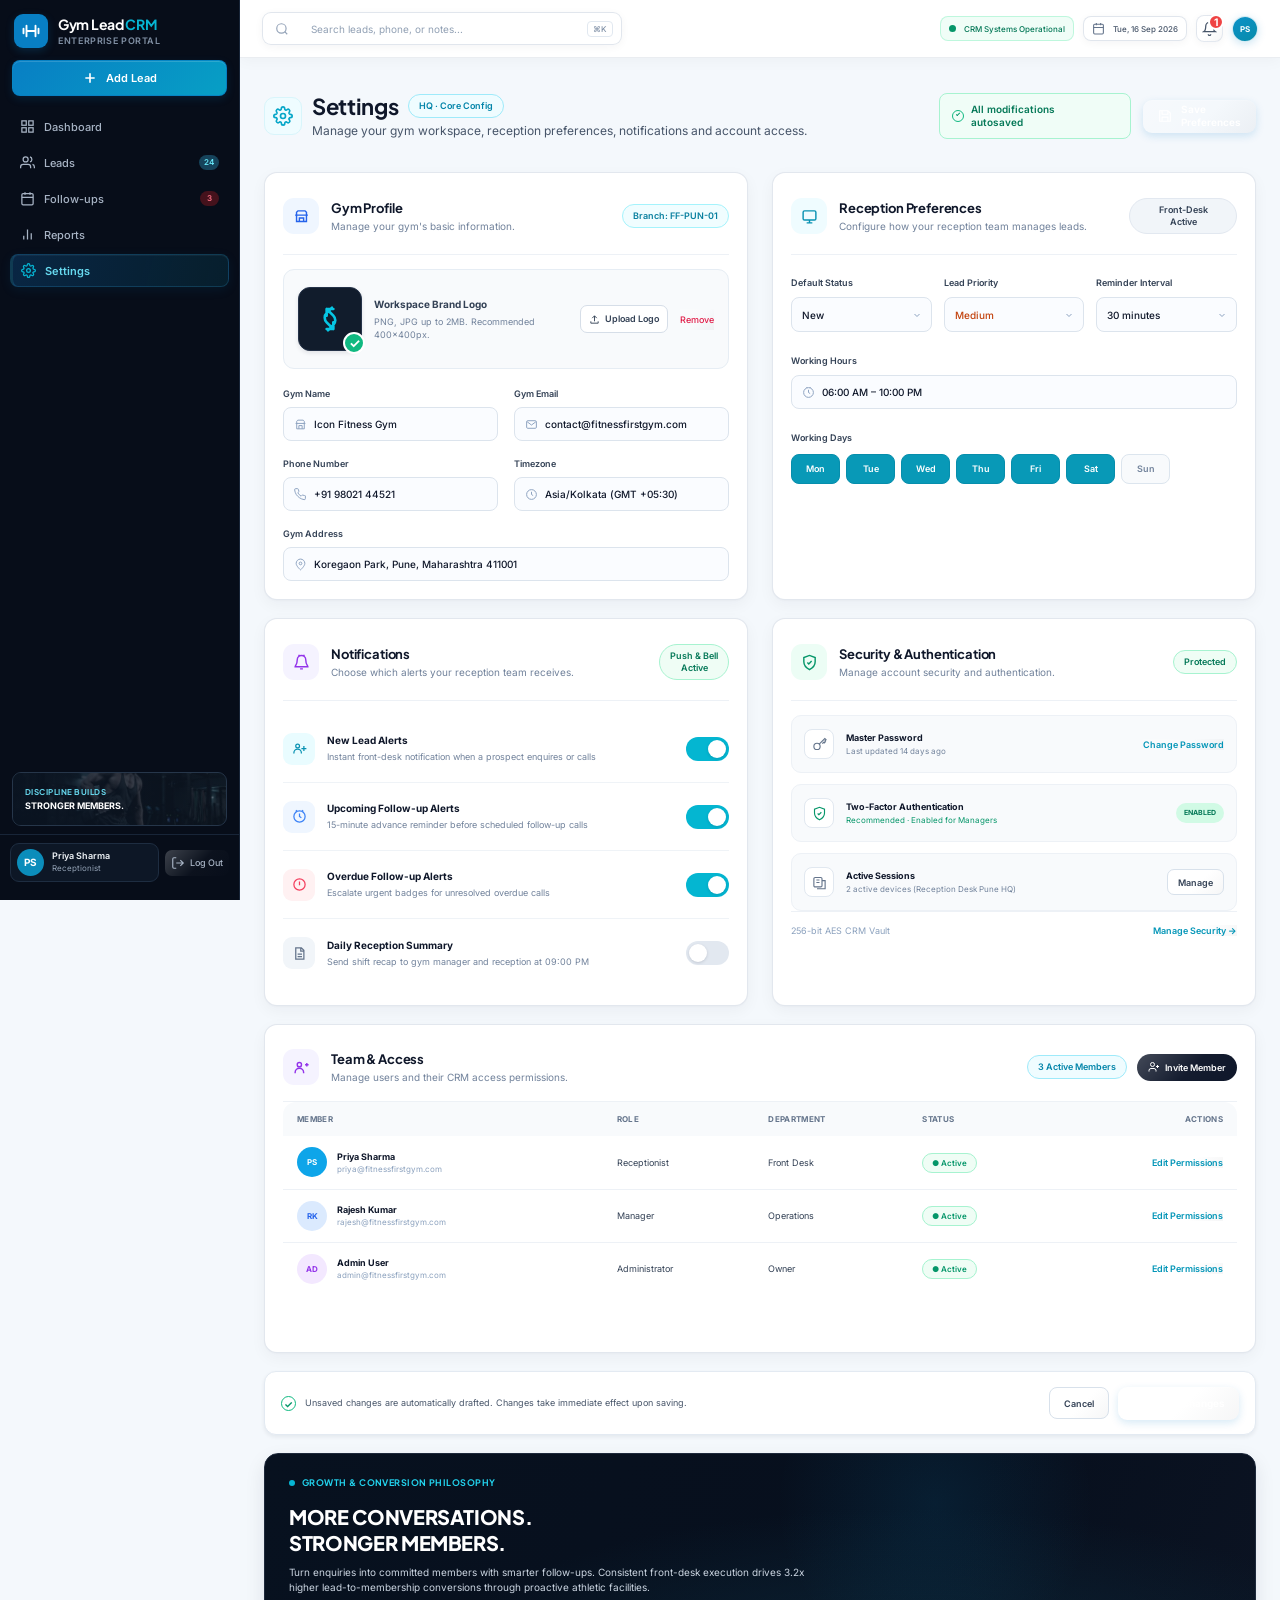
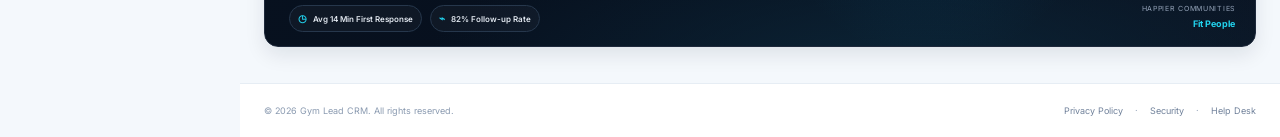
<file: Settings/index.html>
<!doctype html>
<html lang="en">
<head>
  <meta charset="UTF-8">
  <meta name="viewport" content="width=device-width, initial-scale=1">
  <title>Settings - Gym Lead CRM</title>
  <link rel="preconnect" href="https://fonts.googleapis.com">
  <link rel="preconnect" href="https://fonts.gstatic.com" crossorigin>
  <link href="https://fonts.googleapis.com/css2?family=Inter:wght@400;500;600;700;800&family=Plus+Jakarta+Sans:wght@600;700;800&display=swap" rel="stylesheet">
  <link rel="stylesheet" href="https://fonts.googleapis.com/css2?family=Inter:wght@400;500;600;700;800&family=Plus+Jakarta+Sans:wght@600;700;800&display=swap">
  <link rel="stylesheet" href="../css/Dashboard.css">
  <link rel="stylesheet" href="../css/Leads.css">
  <link rel="stylesheet" href="../css/Settings.css">
  <link rel="stylesheet" href="../css/design-system.css">
</head>
<body>
<div class="app-layout leads-app settings-app">
  <aside class="sidebar" id="sidebar">
    <div class="sidebar-header"><div class="brand-logo-wrap"><div class="logo-mark"><svg viewBox="0 0 24 24" fill="none" stroke="currentColor" stroke-width="2.5" stroke-linecap="round"><path d="M6 5v14M18 5v14M2 9v6M22 9v6M6 12h12"/></svg></div><div class="brand-text"><span class="brand-title">Gym Lead <span class="highlight">CRM</span></span><span class="brand-subtitle">ENTERPRISE PORTAL</span></div></div></div>
    <div class="sidebar-action-wrap"><a class="btn-sidebar-add" href="../Leads/create.html"><svg viewBox="0 0 24 24" fill="none" stroke="currentColor" stroke-width="2.5"><path d="M12 5v14M5 12h14"/></svg><span>Add Lead</span></a></div>
    <nav class="sidebar-nav" aria-label="Main navigation"><ul class="nav-list">
      <li class="nav-item"><a href="../Dashboard/index.html" class="nav-link"><svg viewBox="0 0 24 24" fill="none" stroke="currentColor" stroke-width="2"><rect x="3" y="3" width="7" height="7"/><rect x="14" y="3" width="7" height="7"/><rect x="14" y="14" width="7" height="7"/><rect x="3" y="14" width="7" height="7"/></svg><span>Dashboard</span></a></li>
      <li class="nav-item"><a href="../Leads/index.html" class="nav-link"><svg viewBox="0 0 24 24" fill="none" stroke="currentColor" stroke-width="2"><path d="M17 21v-2a4 4 0 0 0-4-4H5a4 4 0 0 0-4 4v2"/><circle cx="9" cy="7" r="4"/><path d="M23 21v-2a4 4 0 0 0-3-3.87M16 3.13a4 4 0 0 1 0 7.75"/></svg><span>Leads</span><span class="nav-badge count-leads">24</span></a></li>
      <li class="nav-item"><a href="../Follow-ups/index.html" class="nav-link"><svg viewBox="0 0 24 24" fill="none" stroke="currentColor" stroke-width="2"><rect x="3" y="4" width="18" height="18" rx="2"/><path d="M16 2v4M8 2v4M3 10h18"/></svg><span>Follow-ups</span><span class="nav-badge count-urgent">3</span></a></li>
      <li class="nav-item"><a href="../Reports/index.html" class="nav-link"><svg viewBox="0 0 24 24" fill="none" stroke="currentColor" stroke-width="2"><path d="M18 20V10M12 20V4M6 20v-6"/></svg><span>Reports</span></a></li>
      <li class="nav-item"><a href="./index.html" class="nav-link active" aria-current="page"><svg viewBox="0 0 24 24" fill="none" stroke="currentColor" stroke-width="2"><circle cx="12" cy="12" r="3"/><path d="M19.4 15a1.7 1.7 0 0 0 .3 1.8l.1.1a2 2 0 0 1-2.8 2.8l-.1-.1a1.7 1.7 0 0 0-1.8-.3 1.7 1.7 0 0 0-1 1.5v.2a2 2 0 0 1-4 0v-.2a1.7 1.7 0 0 0-1-1.5 1.7 1.7 0 0 0-1.8.3l-.1.1a2 2 0 0 1-2.8-2.8l.1-.1a1.7 1.7 0 0 0 .3-1.8 1.7 1.7 0 0 0-1.5-1H3a2 2 0 0 1 0-4h.2a1.7 1.7 0 0 0 1.5-1 1.7 1.7 0 0 0-.3-1.8l-.1-.1a2 2 0 0 1 2.8-2.8l.1.1a1.7 1.7 0 0 0 1.8.3 1.7 1.7 0 0 0 1-1.5V3a2 2 0 0 1 4 0v.2a1.7 1.7 0 0 0 1 1.5 1.7 1.7 0 0 0 1.8-.3l.1-.1a2 2 0 0 1 2.8 2.8l-.1.1a1.7 1.7 0 0 0-.3 1.8 1.7 1.7 0 0 0 1.5 1h.2a2 2 0 0 1 0 4h-.2a1.7 1.7 0 0 0-1.5 1z"/></svg><span>Settings</span></a></li>
    </ul></nav>
    <div class="settings-sidebar-quote"><img src="../assets/leads-discipline.jpg" alt="Gym training floor"><div class="quote-shade"></div><div class="quote-copy"><b>DISCIPLINE BUILDS</b><strong>STRONGER MEMBERS.</strong></div></div>
    <div class="sidebar-user-footer settings-user-footer"><div class="user-card-pill"><div class="avatar-circle">PS</div><div class="user-meta"><span class="user-name">Priya Sharma</span><span class="user-role">Receptionist</span></div><span class="user-menu-dots">⋮</span></div><button class="btn-logout" title="Log out" aria-label="Log out"><svg viewBox="0 0 24 24" fill="none" stroke="currentColor" stroke-width="2"><path d="M9 21H5a2 2 0 0 1-2-2V5a2 2 0 0 1 2-2h4M16 17l5-5-5-5M21 12H9"/></svg><span>Log Out</span></button></div>
  </aside>
  <div class="main-viewport">
    <header class="dashboard-header settings-header">
      <div class="header-left"><button class="mobile-sidebar-toggle" id="mobileMenuToggle" aria-label="Toggle menu"><svg viewBox="0 0 24 24" fill="none" stroke="currentColor" stroke-width="2"><path d="M3 6h18M3 12h18M3 18h18"/></svg></button><label class="header-search-box"><svg class="search-icon" viewBox="0 0 24 24" fill="none" stroke="currentColor" stroke-width="2"><circle cx="11" cy="11" r="8"/><path d="m21 21-4.35-4.35"/></svg><input id="globalSearchInput" type="search" placeholder="Search leads, phone, or notes..."><span class="search-actions"><kbd class="kbd-badge">⌘K</kbd></span></label></div>
      <div class="header-right"><div class="header-status-pill"><span class="status-dot"></span><span>CRM Systems Operational</span></div><div class="header-date-pill"><svg viewBox="0 0 24 24" fill="none" stroke="currentColor" stroke-width="2"><rect x="3" y="4" width="18" height="18" rx="2"/><path d="M16 2v4M8 2v4M3 10h18"/></svg><span>Tue, 16 Sep 2026</span></div><button type="button" class="header-action-bell" aria-label="Notifications"><svg viewBox="0 0 24 24" fill="none" stroke="currentColor" stroke-width="2"><path d="M18 8a6 6 0 0 0-12 0c0 7-3 9-3 9h18s-3-2-3-9M10 21a2 2 0 0 0 4 0"/></svg><span class="bell-badge">1</span></button><div class="header-user-avatar">PS</div></div>
    </header>
    <main class="dashboard-scroll-content settings-content">
      <section class="settings-titlebar"><div class="settings-title-icon"><svg viewBox="0 0 24 24" fill="none" stroke="currentColor" stroke-width="2"><circle cx="12" cy="12" r="3"/><path d="M19.4 15a1.7 1.7 0 0 0 .3 1.8l.1.1a2 2 0 0 1-2.8 2.8l-.1-.1a1.7 1.7 0 0 0-1.8-.3 1.7 1.7 0 0 0-1 1.5v.2a2 2 0 0 1-4 0v-.2a1.7 1.7 0 0 0-1-1.5 1.7 1.7 0 0 0-1.8.3l-.1.1a2 2 0 0 1-2.8-2.8l.1-.1a1.7 1.7 0 0 0 .3-1.8 1.7 1.7 0 0 0-1.5-1H3a2 2 0 0 1 0-4h.2a1.7 1.7 0 0 0 1.5-1 1.7 1.7 0 0 0-.3-1.8l-.1-.1a2 2 0 0 1 2.8-2.8l.1.1a1.7 1.7 0 0 0 1.8.3 1.7 1.7 0 0 0 1-1.5V3a2 2 0 0 1 4 0v.2a1.7 1.7 0 0 0 1 1.5 1.7 1.7 0 0 0 1.8-.3l.1-.1a2 2 0 0 1 2.8 2.8l-.1.1a1.7 1.7 0 0 0-.3 1.8 1.7 1.7 0 0 0 1.5 1h.2a2 2 0 0 1 0 4h-.2a1.7 1.7 0 0 0-1.5 1z"/></svg></div><div class="settings-title-copy"><div class="settings-heading-line"><h1>Settings</h1><span class="config-badge">HQ · Core Config</span></div><p>Manage your gym workspace, reception preferences, notifications and account access.</p></div><div class="settings-title-actions"><span class="autosave-status" id="autosaveStatus"><i></i><span>All modifications<br>autosaved</span></span><button class="settings-primary-btn" type="button" data-save-settings><svg viewBox="0 0 24 24" fill="none" stroke="currentColor" stroke-width="2"><path d="M5 3h12l4 4v14H3V3z"/><path d="M7 3v6h10V3M7 21v-7h10v7"/></svg><span>Save<br>Preferences</span></button></div></section>

      <form id="settingsForm" autocomplete="off">
        <div class="settings-grid primary-settings-grid">
          <section class="settings-card gym-profile-card" aria-labelledby="gymProfileTitle">
            <header class="settings-card-head"><span class="card-icon blue-icon"><svg viewBox="0 0 24 24" fill="none" stroke="currentColor" stroke-width="2"><path d="M3 10h18M5 10V6l2-2h10l2 2v4M5 10v9h14v-9M9 19v-5h6v5"/></svg></span><div class="card-heading"><h2 id="gymProfileTitle">Gym Profile</h2><p>Manage your gym's basic information.</p></div><span class="card-tag branch-tag">Branch: FF-PUN-01</span></header>
            <div class="card-divider"></div>
            <div class="logo-upload-panel"><div class="logo-preview" id="logoPreview"><svg viewBox="0 0 36 36" fill="none" stroke="currentColor" stroke-width="2.8" stroke-linecap="round" stroke-linejoin="round"><path d="M13 8 8 13l5 5M8 13h10a7 7 0 0 1 7 7v8M23 28l5-5-5-5M28 23H18a7 7 0 0 1-7-7V8"/></svg><i>✓</i></div><div class="logo-copy"><b>Workspace Brand Logo</b><small>PNG, JPG up to 2MB. Recommended 400×400px.</small></div><label class="upload-logo-btn" for="logoFile"><svg viewBox="0 0 24 24" fill="none" stroke="currentColor" stroke-width="2"><path d="M12 16V4M7 9l5-5 5 5M4 16v4h16v-4"/></svg>Upload Logo</label><input id="logoFile" type="file" accept="image/png,image/jpeg,image/svg+xml" hidden><button type="button" class="remove-logo-btn" id="removeLogo">Remove</button></div>
            <div class="profile-fields">
              <label class="settings-field"><span>Gym Name</span><span class="input-shell"><svg viewBox="0 0 24 24" fill="none" stroke="currentColor" stroke-width="1.8"><path d="M3 10h18M5 10V6l2-2h10l2 2v4M5 10v10h14V10M9 20v-6h6v6"/></svg><input name="gymName" value="Icon Fitness Gym"></span></label>
              <label class="settings-field"><span>Gym Email</span><span class="input-shell"><svg viewBox="0 0 24 24" fill="none" stroke="currentColor" stroke-width="1.8"><rect x="3" y="5" width="18" height="14" rx="2"/><path d="m4 7 8 6 8-6"/></svg><input name="gymEmail" type="email" value="contact@fitnessfirstgym.com"></span></label>
              <label class="settings-field"><span>Phone Number</span><span class="input-shell"><svg viewBox="0 0 24 24" fill="none" stroke="currentColor" stroke-width="1.8"><path d="M21 16.5v3a2 2 0 0 1-2.2 2A19.8 19.8 0 0 1 10.2 18a19.5 19.5 0 0 1-6-6A19.8 19.8 0 0 1 1.2 3.4 2 2 0 0 1 3.2 1.2h3a2 2 0 0 1 2 1.7l.6 2.8a2 2 0 0 1-.5 2L7.1 9a16 16 0 0 0 6 6l1.3-1.3a2 2 0 0 1 2-.5l2.8.6a2 2 0 0 1 1.8 2.7Z"/></svg><input name="gymPhone" type="tel" value="+91 98021 44521"></span></label>
              <label class="settings-field"><span>Timezone</span><span class="input-shell"><svg viewBox="0 0 24 24" fill="none" stroke="currentColor" stroke-width="1.8"><circle cx="12" cy="12" r="9"/><path d="M12 7v5l3 2"/></svg><select name="timezone"><option>Asia/Kolkata (GMT +05:30)</option><option>UTC</option></select></span></label>
              <label class="settings-field address-field"><span>Gym Address</span><span class="input-shell"><svg viewBox="0 0 24 24" fill="none" stroke="currentColor" stroke-width="1.8"><path d="M20 10c0 5-8 12-8 12S4 15 4 10a8 8 0 1 1 16 0Z"/><circle cx="12" cy="10" r="2.5"/></svg><input name="gymAddress" value="Koregaon Park, Pune, Maharashtra 411001"></span></label>
            </div>
          </section>

          <section class="settings-card reception-card" aria-labelledby="receptionTitle">
            <header class="settings-card-head"><span class="card-icon teal-icon"><svg viewBox="0 0 24 24" fill="none" stroke="currentColor" stroke-width="2"><rect x="3" y="4" width="18" height="13" rx="2"/><path d="M8 21h8M12 17v4"/></svg></span><div class="card-heading"><h2 id="receptionTitle">Reception Preferences</h2><p>Configure how your reception team manages leads.</p></div><span class="card-tag desk-tag">Front-Desk<br>Active</span></header>
            <div class="card-divider"></div>
            <div class="reception-fields">
              <label class="settings-field"><span>Default Status</span><span class="select-shell"><select name="defaultStatus"><option>New</option><option>Contacted</option><option>Follow-up</option><option>Engaged</option></select><svg viewBox="0 0 24 24" fill="none" stroke="currentColor" stroke-width="2"><path d="m7 10 5 5 5-5"/></svg></span></label>
              <label class="settings-field"><span>Lead Priority</span><span class="select-shell priority-select"><select name="leadPriority"><option>Medium</option><option>High</option><option>Low</option></select><svg viewBox="0 0 24 24" fill="none" stroke="currentColor" stroke-width="2"><path d="m7 10 5 5 5-5"/></svg></span></label>
              <label class="settings-field"><span>Reminder Interval</span><span class="select-shell"><select name="reminderInterval"><option>30 minutes</option><option>15 minutes</option><option>1 hour</option></select><svg viewBox="0 0 24 24" fill="none" stroke="currentColor" stroke-width="2"><path d="m7 10 5 5 5-5"/></svg></span></label>
              <label class="settings-field hours-field"><span>Working Hours</span><span class="input-shell"><svg viewBox="0 0 24 24" fill="none" stroke="currentColor" stroke-width="1.8"><circle cx="12" cy="12" r="9"/><path d="M12 7v5l3 2M9 2v2M15 2v2"/></svg><input name="workingHours" value="06:00 AM – 10:00 PM"></span></label>
              <fieldset class="working-days"><legend>Working Days</legend><div class="weekday-list"><label><input type="checkbox" name="workingDays" value="Mon" checked><span>Mon</span></label><label><input type="checkbox" name="workingDays" value="Tue" checked><span>Tue</span></label><label><input type="checkbox" name="workingDays" value="Wed" checked><span>Wed</span></label><label><input type="checkbox" name="workingDays" value="Thu" checked><span>Thu</span></label><label><input type="checkbox" name="workingDays" value="Fri" checked><span>Fri</span></label><label><input type="checkbox" name="workingDays" value="Sat" checked><span>Sat</span></label><label><input type="checkbox" name="workingDays" value="Sun"><span>Sun</span></label></div></fieldset>
            </div>
          </section>
        </div>

        <div class="settings-grid secondary-settings-grid">
          <section class="settings-card notifications-card" aria-labelledby="notificationsTitle">
            <header class="settings-card-head"><span class="card-icon violet-icon"><svg viewBox="0 0 24 24" fill="none" stroke="currentColor" stroke-width="2"><path d="M18 8a6 6 0 0 0-12 0c0 7-3 8-3 10h18c0-2-3-3-3-10M10 21h4M9 3l-1-2M15 3l1-2"/></svg></span><div class="card-heading"><h2 id="notificationsTitle">Notifications</h2><p>Choose which alerts your reception team receives.</p></div><span class="card-tag push-tag">Push &amp; Bell<br>Active</span></header>
            <div class="card-divider"></div>
            <div class="notification-options">
              <label class="notification-row"><span class="notification-icon cyan-bg"><svg viewBox="0 0 24 24" fill="none" stroke="currentColor" stroke-width="2"><circle cx="9" cy="8" r="3"/><path d="M3 20v-1a6 6 0 0 1 12 0v1M19 8v8M15 12h8"/></svg></span><span class="notification-copy"><b>New Lead Alerts</b><small>Instant front-desk notification when a prospect enquires or calls</small></span><span class="toggle-switch"><input type="checkbox" name="newLeadAlerts" checked><i></i></span></label>
              <label class="notification-row"><span class="notification-icon blue-soft"><svg viewBox="0 0 24 24" fill="none" stroke="currentColor" stroke-width="2"><circle cx="12" cy="12" r="9"/><path d="M12 7v5l3 2M8 2 6 4M16 2l2 2"/></svg></span><span class="notification-copy"><b>Upcoming Follow-up Alerts</b><small>15-minute advance reminder before scheduled follow-up calls</small></span><span class="toggle-switch"><input type="checkbox" name="upcomingFollowupAlerts" checked><i></i></span></label>
              <label class="notification-row"><span class="notification-icon red-soft"><svg viewBox="0 0 24 24" fill="none" stroke="currentColor" stroke-width="2"><circle cx="12" cy="12" r="9"/><path d="M12 7v6M12 16v.01"/></svg></span><span class="notification-copy"><b>Overdue Follow-up Alerts</b><small>Escalate urgent badges for unresolved overdue calls</small></span><span class="toggle-switch"><input type="checkbox" name="overdueAlerts" checked><i></i></span></label>
              <label class="notification-row"><span class="notification-icon slate-soft"><svg viewBox="0 0 24 24" fill="none" stroke="currentColor" stroke-width="2"><path d="M6 3h9l4 4v14H6zM14 3v5h5M9 13h7M9 17h7"/></svg></span><span class="notification-copy"><b>Daily Reception Summary</b><small>Send shift recap to gym manager and reception at 09:00 PM</small></span><span class="toggle-switch"><input type="checkbox" name="dailySummary"><i></i></span></label>
            </div>
          </section>

          <section class="settings-card security-card" aria-labelledby="securityTitle">
            <header class="settings-card-head"><span class="card-icon green-icon"><svg viewBox="0 0 24 24" fill="none" stroke="currentColor" stroke-width="2"><path d="M12 22s8-4 8-11V5l-8-3-8 3v6c0 7 8 11 8 11Z"/><path d="m9 12 2 2 4-4"/></svg></span><div class="card-heading"><h2 id="securityTitle">Security &amp; Authentication</h2><p>Manage account security and authentication.</p></div><span class="card-tag protected-tag">Protected</span></header>
            <div class="card-divider"></div>
            <div class="security-options">
              <div class="security-row"><span class="security-icon key-icon"><svg viewBox="0 0 24 24" fill="none" stroke="currentColor" stroke-width="1.8"><circle cx="8" cy="15" r="5"/><path d="m11.5 11.5 9-9 2 2-2 2 1 1-2 2-1-1-2 2"/></svg></span><span class="security-copy"><b>Master Password</b><small>Last updated 14 days ago</small></span><button type="button" class="text-action">Change Password</button></div>
              <div class="security-row"><span class="security-icon shield-icon"><svg viewBox="0 0 24 24" fill="none" stroke="currentColor" stroke-width="1.8"><path d="M12 22s8-4 8-11V5l-8-3-8 3v6c0 7 8 11 8 11Z"/><path d="m9 12 2 2 4-4"/></svg></span><span class="security-copy"><b>Two-Factor Authentication</b><small class="security-recommendation">Recommended · Enabled for Managers</small></span><span class="enabled-badge">ENABLED</span></div>
              <div class="security-row"><span class="security-icon device-icon"><svg viewBox="0 0 24 24" fill="none" stroke="currentColor" stroke-width="1.8"><rect x="3" y="4" width="13" height="15" rx="2"/><path d="M8 22h13V9h-5M7 8h5M7 12h5"/></svg></span><span class="security-copy"><b>Active Sessions</b><small>2 active devices (Reception Desk Pune HQ)</small></span><button type="button" class="outline-action">Manage</button></div>
            </div>
            <footer class="security-footer"><span>256-bit AES CRM Vault</span><button type="button" class="text-action">Manage Security <b>→</b></button></footer>
          </section>
        </div>

        <section class="settings-card team-card" aria-labelledby="teamTitle">
          <header class="settings-card-head team-card-head"><span class="card-icon purple-icon"><svg viewBox="0 0 24 24" fill="none" stroke="currentColor" stroke-width="2"><circle cx="9" cy="8" r="3"/><path d="M3 20v-1a6 6 0 0 1 12 0v1M17 8h5M19.5 5.5v5"/></svg></span><div class="card-heading"><h2 id="teamTitle">Team &amp; Access</h2><p>Manage users and their CRM access permissions.</p></div><div class="team-actions"><span class="card-tag members-tag">3 Active Members</span><button type="button" class="invite-btn"><svg viewBox="0 0 24 24" fill="none" stroke="currentColor" stroke-width="2"><path d="M16 21v-2a4 4 0 0 0-4-4H6a4 4 0 0 0-4 4v2M9 11a4 4 0 1 0 0-8 4 4 0 0 0 0 8ZM19 8v6M16 11h6"/></svg>Invite Member</button></div></header>
          <div class="card-divider"></div>
          <div class="team-table-wrap"><table class="team-table"><thead><tr><th>MEMBER</th><th>ROLE</th><th>DEPARTMENT</th><th>STATUS</th><th>ACTIONS</th></tr></thead><tbody>
            <tr><td><span class="member-cell"><i class="member-avatar priya">PS</i><span><b>Priya Sharma</b><small>priya@fitnessfirstgym.com</small></span></span></td><td>Receptionist</td><td>Front Desk</td><td><span class="member-status">● Active</span></td><td><button type="button" class="permission-action">Edit Permissions</button></td></tr>
            <tr><td><span class="member-cell"><i class="member-avatar rajesh">RK</i><span><b>Rajesh Kumar</b><small>rajesh@fitnessfirstgym.com</small></span></span></td><td>Manager</td><td>Operations</td><td><span class="member-status">● Active</span></td><td><button type="button" class="permission-action">Edit Permissions</button></td></tr>
            <tr><td><span class="member-cell"><i class="member-avatar admin">AD</i><span><b>Admin User</b><small>admin@fitnessfirstgym.com</small></span></span></td><td>Administrator</td><td>Owner</td><td><span class="member-status">● Active</span></td><td><button type="button" class="permission-action">Edit Permissions</button></td></tr>
          </tbody></table></div>
        </section>

        <section class="settings-savebar" aria-label="Save settings"><span><i>✓</i>Unsaved changes are automatically drafted. Changes take immediate effect upon saving.</span><div><button type="button" class="cancel-settings-btn" id="cancelSettings">Cancel</button><button type="button" class="settings-primary-btn save-changes-btn" data-save-settings><svg viewBox="0 0 24 24" fill="none" stroke="currentColor" stroke-width="2"><path d="M5 3h12l4 4v14H3V3z"/><path d="M7 3v6h10V3M7 21v-7h10v7"/></svg>Save Changes</button></div></section>
      </form>

      <section class="settings-growth"><div class="settings-growth-copy"><span class="growth-eyebrow"><i></i>GROWTH &amp; CONVERSION PHILOSOPHY</span><h2>MORE CONVERSATIONS.<br>STRONGER MEMBERS.</h2><p>Turn enquiries into committed members with smarter follow-ups. Consistent front-desk execution drives 3.2x higher lead-to-membership conversions through proactive athletic facilities.</p><div class="growth-stats"><span><b>◷</b> Avg 14 Min First Response</span><span><b>⌁</b> 82% Follow-up Rate</span></div></div><div class="settings-growth-motto"><small>HAPPIER COMMUNITIES</small><b>Fit People</b></div></section>
    </main>
    <footer class="settings-footer"><span>© 2026 Gym Lead CRM. All rights reserved.</span><nav><a href="#">Privacy Policy</a><i>·</i><a href="#">Security</a><i>·</i><a href="#">Help Desk</a></nav></footer>
  </div>
</div>
<div class="modal-backdrop" id="addLeadModal"><div class="modal-card"><div class="modal-header"><h3 class="modal-title">New Lead Enquiry</h3><button class="modal-close-btn" id="closeLeadModal" aria-label="Close">&times;</button></div><form id="leadModalForm" class="modal-form"><div class="form-group"><label for="newLeadName">Full Name</label><input id="newLeadName" type="text" class="modal-input" placeholder="e.g. John Doe" required></div><div class="form-group"><label for="newLeadIntent">Enquiry Type</label><input id="newLeadIntent" type="text" class="modal-input" placeholder="e.g. Annual membership" required></div><div class="form-group"><label for="newLeadPhone">Phone Number</label><input id="newLeadPhone" type="tel" class="modal-input" placeholder="+91 90000 00000" required></div><div class="modal-actions"><button type="button" class="btn-cancel" id="cancelLeadModal">Cancel</button><button type="submit" class="btn-save">Save Lead</button></div></form></div></div>
<script src="../js/Leads.js"></script><script src="../js/Settings.js"></script>
</body>
</html>
</file>
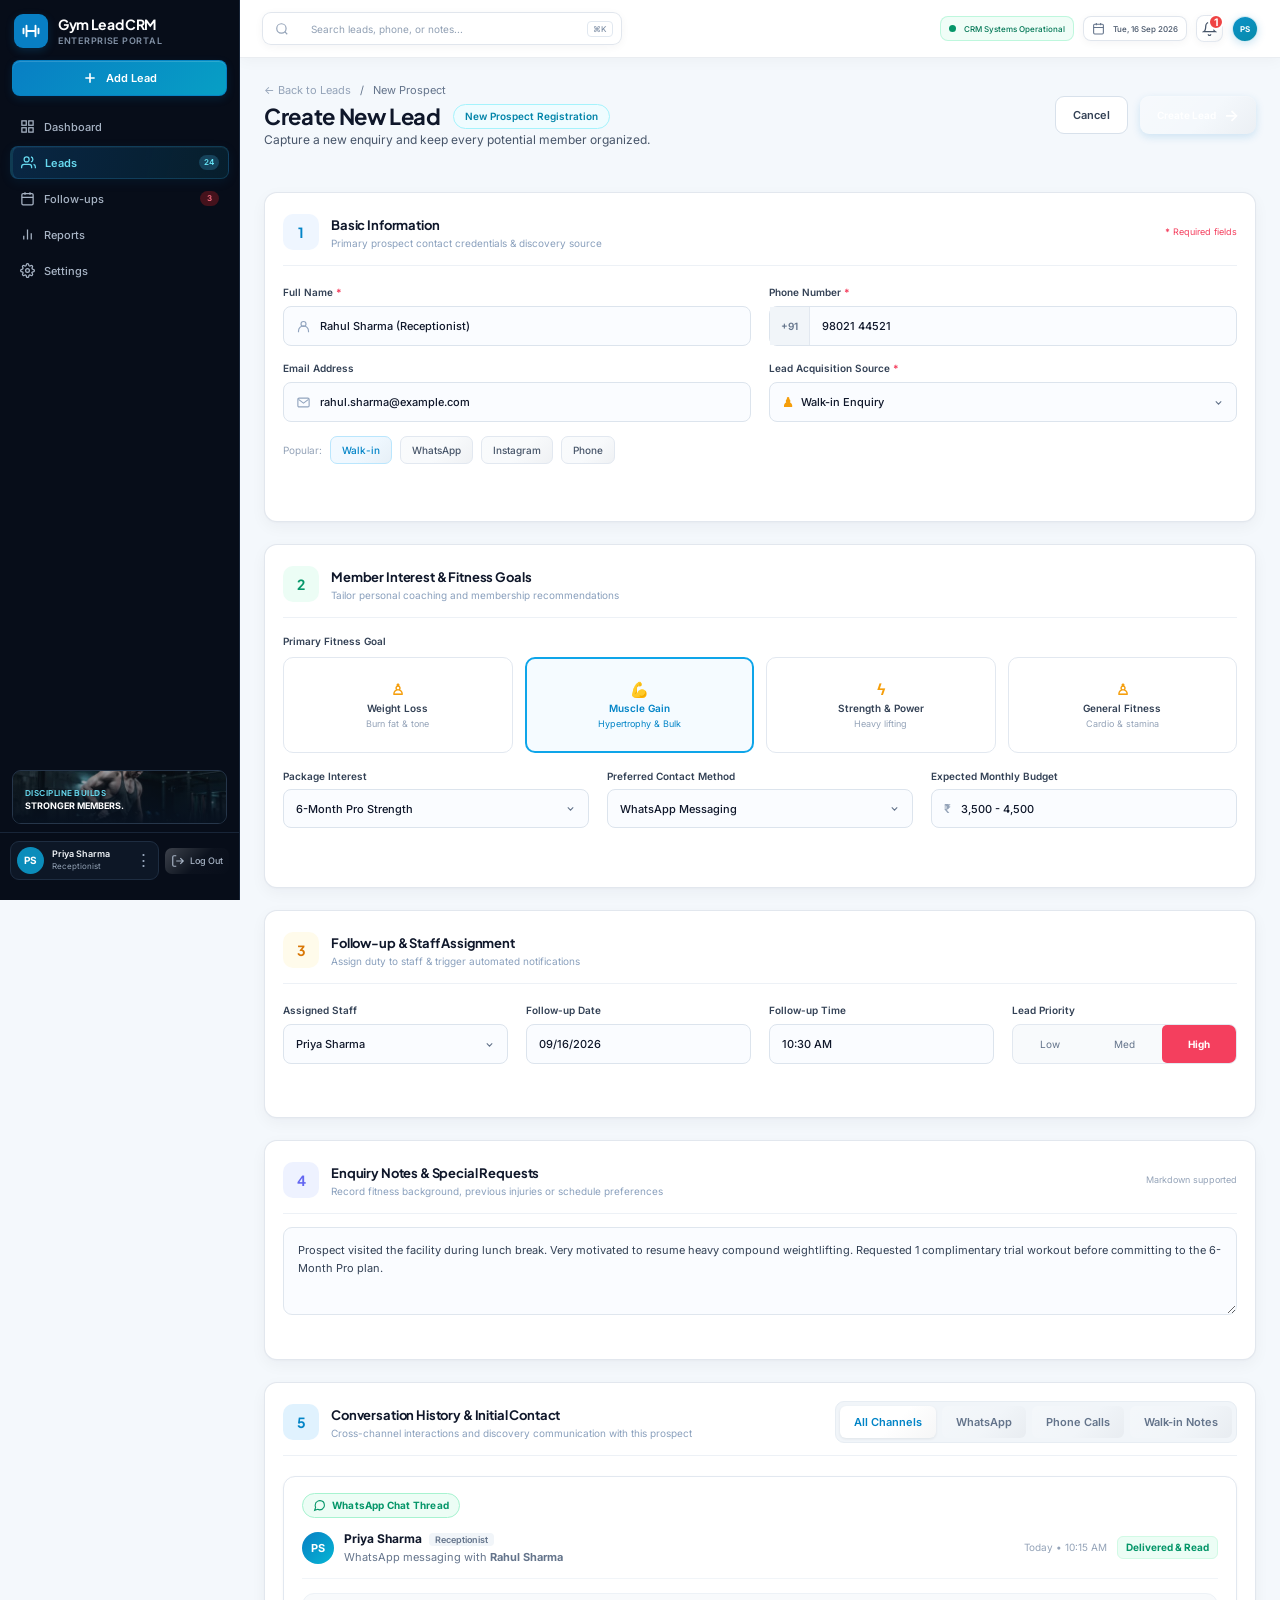
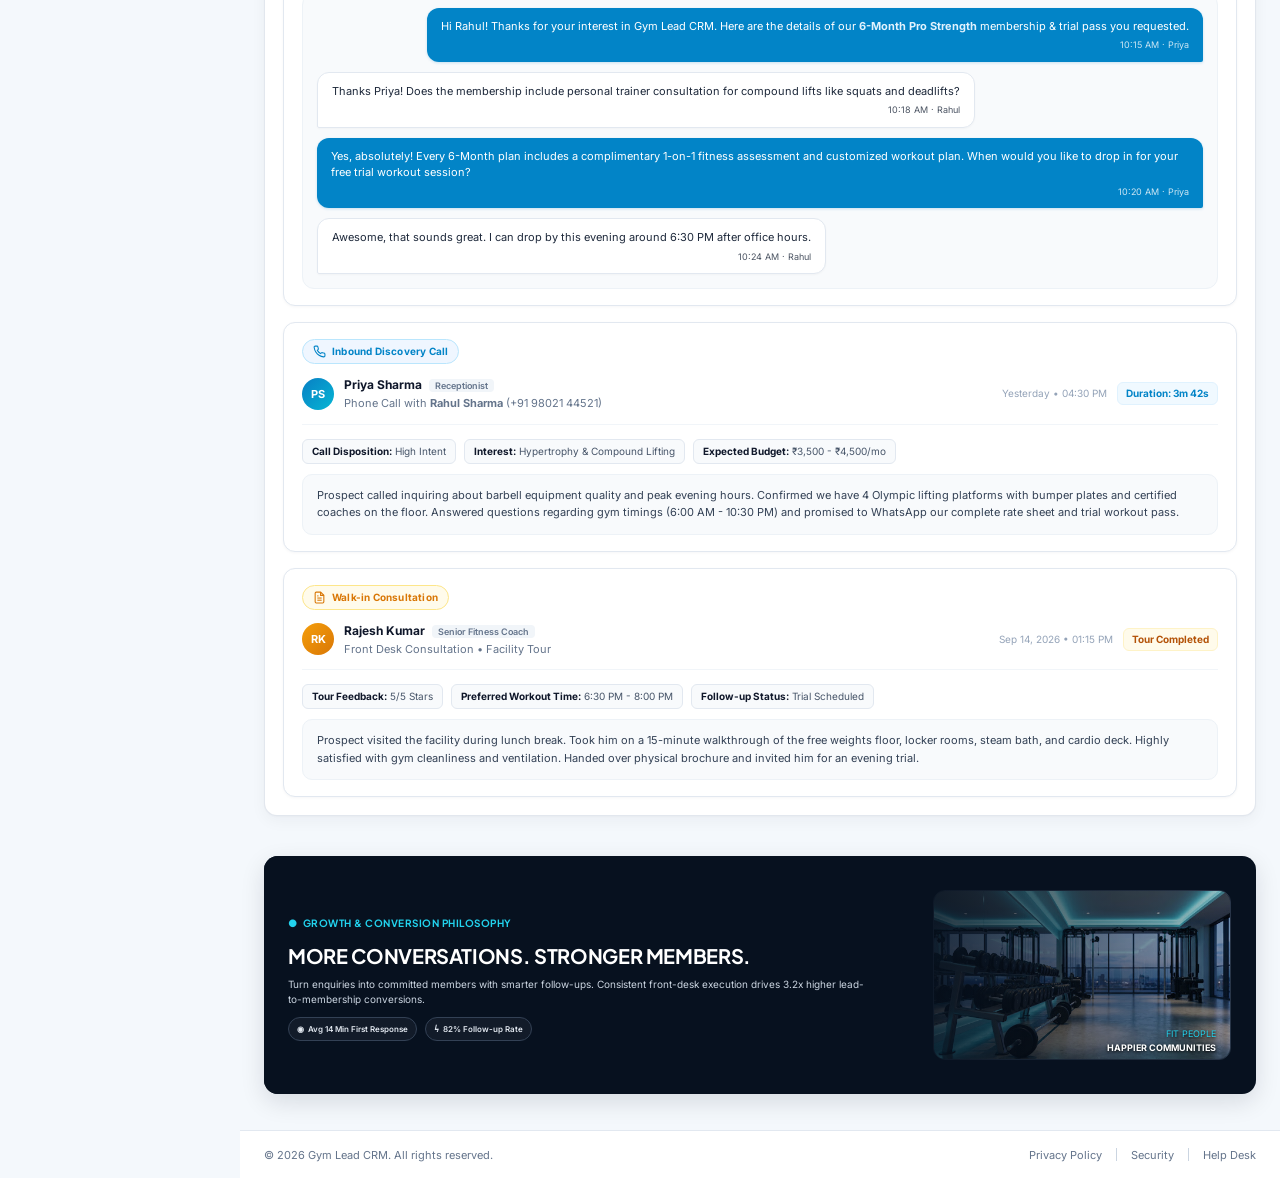
<file: Leads/create.html>
<!doctype html>
<html lang="en">
<head>
  <meta charset="UTF-8">
  <meta name="viewport" content="width=device-width, initial-scale=1">
  <title>Create New Lead - Gym Lead CRM</title>
  <link rel="preconnect" href="https://fonts.googleapis.com">
  <link rel="preconnect" href="https://fonts.gstatic.com" crossorigin>
  <link href="https://fonts.googleapis.com/css2?family=Inter:wght@400;500;600;700;800&family=Plus+Jakarta+Sans:wght@600;700;800&display=swap" rel="stylesheet">
  <link rel="stylesheet" href="../css/Dashboard.css">
  <link rel="stylesheet" href="../css/Leads.css">
  <link rel="stylesheet" href="../css/LeadCreate.css">
  <link rel="stylesheet" href="../css/design-system.css">
</head>
<body>
  <div class="app-layout leads-app create-lead-app">
    <aside class="sidebar" id="sidebar">
      <div class="sidebar-header"><div class="brand-logo-wrap"><div class="logo-mark"><svg viewBox="0 0 24 24" fill="none" stroke="currentColor" stroke-width="2.5" stroke-linecap="round"><path d="M6 5v14M18 5v14M2 9v6M22 9v6M6 12h12"/></svg></div><div class="brand-text"><span class="brand-title">Gym Lead <span class="highlight">CRM</span></span><span class="brand-subtitle">ENTERPRISE PORTAL</span></div></div></div>
      <div class="sidebar-action-wrap"><a class="btn-sidebar-add" href="./create.html"><svg viewBox="0 0 24 24" fill="none" stroke="currentColor" stroke-width="2.5"><path d="M12 5v14M5 12h14"/></svg><span>Add Lead</span></a></div>
      <nav class="sidebar-nav" aria-label="Main navigation"><ul class="nav-list">
        <li class="nav-item"><a href="../Dashboard/index.html" class="nav-link"><svg viewBox="0 0 24 24" fill="none" stroke="currentColor" stroke-width="2"><rect x="3" y="3" width="7" height="7"/><rect x="14" y="3" width="7" height="7"/><rect x="14" y="14" width="7" height="7"/><rect x="3" y="14" width="7" height="7"/></svg><span>Dashboard</span></a></li>
        <li class="nav-item"><a href="./index.html" class="nav-link active" aria-current="page"><svg viewBox="0 0 24 24" fill="none" stroke="currentColor" stroke-width="2"><path d="M17 21v-2a4 4 0 0 0-4-4H5a4 4 0 0 0-4 4v2"/><circle cx="9" cy="7" r="4"/><path d="M23 21v-2a4 4 0 0 0-3-3.87M16 3.13a4 4 0 0 1 0 7.75"/></svg><span>Leads</span><span class="nav-badge count-leads">24</span></a></li>
        <li class="nav-item"><a href="../Follow-ups/index.html" class="nav-link"><svg viewBox="0 0 24 24" fill="none" stroke="currentColor" stroke-width="2"><rect x="3" y="4" width="18" height="18" rx="2"/><path d="M16 2v4M8 2v4M3 10h18"/></svg><span>Follow-ups</span><span class="nav-badge count-urgent">3</span></a></li>
        <li class="nav-item"><a href="../Reports/index.html" class="nav-link"><svg viewBox="0 0 24 24" fill="none" stroke="currentColor" stroke-width="2"><path d="M18 20V10M12 20V4M6 20v-6"/></svg><span>Reports</span></a></li>
        <li class="nav-item"><a href="../Settings/index.html" class="nav-link"><svg viewBox="0 0 24 24" fill="none" stroke="currentColor" stroke-width="2"><circle cx="12" cy="12" r="3"/><path d="M19.4 15a1.7 1.7 0 0 0 .3 1.8l.1.1a2 2 0 0 1-2.8 2.8l-.1-.1a1.7 1.7 0 0 0-1.8-.3 1.7 1.7 0 0 0-1 1.5v.2a2 2 0 0 1-4 0v-.2a1.7 1.7 0 0 0-1-1.5 1.7 1.7 0 0 0-1.8.3l-.1.1a2 2 0 0 1-2.8-2.8l.1-.1a1.7 1.7 0 0 0 .3-1.8 1.7 1.7 0 0 0-1.5-1H3a2 2 0 0 1 0-4h.2a1.7 1.7 0 0 0 1.5-1 1.7 1.7 0 0 0-.3-1.8l-.1-.1a2 2 0 0 1 2.8-2.8l.1.1a1.7 1.7 0 0 0 1.8.3 1.7 1.7 0 0 0 1-1.5V3a2 2 0 0 1 4 0v.2a1.7 1.7 0 0 0 1 1.5 1.7 1.7 0 0 0 1.8-.3l.1-.1a2 2 0 0 1 2.8 2.8l-.1.1a1.7 1.7 0 0 0-.3 1.8 1.7 1.7 0 0 0 1.5 1h.2a2 2 0 0 1 0 4h-.2a1.7 1.7 0 0 0-1.5 1z"/></svg><span>Settings</span></a></li>
      </ul></nav>
      <div class="leads-sidebar-quote"><img src="../assets/leads-discipline.jpg" alt="Athlete training in the gym"><div class="quote-shade"></div><div class="quote-copy"><b>DISCIPLINE BUILDS</b><strong>STRONGER MEMBERS.</strong></div></div>
      <div class="sidebar-user-footer"><div class="user-card-pill"><div class="avatar-circle">PS</div><div class="user-meta"><span class="user-name">Priya Sharma</span><span class="user-role">Receptionist</span></div><span class="user-menu-dots">⋮</span></div><button class="btn-logout" title="Log out" aria-label="Log out"><svg viewBox="0 0 24 24" fill="none" stroke="currentColor" stroke-width="2"><path d="M9 21H5a2 2 0 0 1-2-2V5a2 2 0 0 1 2-2h4M16 17l5-5-5-5M21 12H9"/></svg><span>Log Out</span></button></div>
    </aside>
    <div class="main-viewport">
      <header class="dashboard-header"><div class="header-left"><button class="mobile-sidebar-toggle" id="mobileMenuToggle" aria-label="Toggle menu"><svg viewBox="0 0 24 24" fill="none" stroke="currentColor" stroke-width="2"><path d="M3 6h18M3 12h18M3 18h18"/></svg></button><label class="header-search-box"><svg class="search-icon" viewBox="0 0 24 24" fill="none" stroke="currentColor" stroke-width="2"><circle cx="11" cy="11" r="8"/><path d="m21 21-4.35-4.35"/></svg><input id="globalSearchInput" type="search" placeholder="Search leads, phone, or notes..."><span class="search-actions"><kbd class="kbd-badge">⌘K</kbd></span></label></div><div class="header-right"><div class="header-status-pill"><span class="status-dot"></span><span>CRM Systems Operational</span></div><div class="header-date-pill"><svg viewBox="0 0 24 24" fill="none" stroke="currentColor" stroke-width="2"><rect x="3" y="4" width="18" height="18" rx="2"/><path d="M16 2v4M8 2v4M3 10h18"/></svg><span>Tue, 16 Sep 2026</span></div><button class="header-action-bell" aria-label="Notifications"><svg viewBox="0 0 24 24" fill="none" stroke="currentColor" stroke-width="2"><path d="M18 8a6 6 0 0 0-12 0c0 7-3 9-3 9h18s-3-2-3-9M10 21a2 2 0 0 0 4 0"/></svg><span class="bell-badge">1</span></button><div class="header-user-avatar">PS</div></div></header>
      <main class="dashboard-scroll-content lead-create-content">
        <div class="create-page-heading"><div><p class="create-breadcrumb"><a href="./index.html">← Back to Leads</a><span>/</span><span>New Prospect</span></p><div class="create-heading-line"><h1>Create New Lead</h1><span class="prospect-registration">New Prospect Registration</span></div><p class="create-subtitle">Capture a new enquiry and keep every potential member organized.</p></div><div class="create-heading-actions"><a class="cancel-create" href="./index.html">Cancel</a><button class="create-submit" type="submit" form="createLeadForm">Create Lead <span>→</span></button></div></div>
        <form id="createLeadForm" class="lead-create-form">
          <section class="create-card basic-card" aria-labelledby="basicInfoTitle"><header class="create-card-head"><span class="step-number step-blue">1</span><div><h2 id="basicInfoTitle">Basic Information</h2><p>Primary prospect contact credentials &amp; discovery source</p></div><span class="required-note"><b>*</b> Required fields</span></header><div class="create-divider"></div><div class="basic-fields">
            <label class="create-field"><span>Full Name <b>*</b></span><span class="create-input"><svg viewBox="0 0 24 24" fill="none" stroke="currentColor" stroke-width="1.8"><circle cx="12" cy="8" r="4"/><path d="M4 21v-2a8 8 0 0 1 16 0v2"/></svg><input name="fullName" value="Rahul Sharma (Receptionist)" required></span></label>
            <label class="create-field"><span>Phone Number <b>*</b></span><span class="create-input phone-input"><span class="country-prefix">+91</span><input name="phone" type="tel" value="98021 44521" required></span></label>
            <label class="create-field"><span>Email Address</span><span class="create-input"><svg viewBox="0 0 24 24" fill="none" stroke="currentColor" stroke-width="1.8"><rect x="3" y="5" width="18" height="14" rx="2"/><path d="m4 7 8 6 8-6"/></svg><input name="email" type="email" value="rahul.sharma@example.com"></span></label>
            <label class="create-field"><span>Lead Acquisition Source <b>*</b></span><span class="create-select source-select"><span class="walkin-symbol">♟</span><select name="source" required><option>Walk-in Enquiry</option><option>Phone Call</option><option>WhatsApp</option><option>Instagram</option><option>Website</option><option>Referral</option></select><svg viewBox="0 0 24 24" fill="none" stroke="currentColor" stroke-width="2"><path d="m7 10 5 5 5-5"/></svg></span></label>
          </div><div class="popular-sources"><span>Popular:</span><button type="button" class="source-chip selected" data-source="Walk-in Enquiry">Walk-in</button><button type="button" class="source-chip" data-source="WhatsApp">WhatsApp</button><button type="button" class="source-chip" data-source="Instagram">Instagram</button><button type="button" class="source-chip" data-source="Phone Call">Phone</button></div></section>
          <section class="create-card fitness-card" aria-labelledby="fitnessTitle"><header class="create-card-head"><span class="step-number step-green">2</span><div><h2 id="fitnessTitle">Member Interest &amp; Fitness Goals</h2><p>Tailor personal coaching and membership recommendations</p></div></header><div class="create-divider"></div><fieldset class="fitness-goals"><legend>Primary Fitness Goal</legend><div class="goal-options">
            <label class="goal-option"><input type="radio" name="fitnessGoal" value="Weight Loss"><span><b>♙</b><strong>Weight Loss</strong><small>Burn fat &amp; tone</small></span></label>
            <label class="goal-option selected"><input type="radio" name="fitnessGoal" value="Muscle Gain" checked><span><b>💪</b><strong>Muscle Gain</strong><small>Hypertrophy &amp; Bulk</small></span></label>
            <label class="goal-option"><input type="radio" name="fitnessGoal" value="Strength & Power"><span><b>ϟ</b><strong>Strength &amp; Power</strong><small>Heavy lifting</small></span></label>
            <label class="goal-option"><input type="radio" name="fitnessGoal" value="General Fitness"><span><b>♙</b><strong>General Fitness</strong><small>Cardio &amp; stamina</small></span></label>
          </div></fieldset><div class="fitness-fields">
            <label class="create-field"><span>Package Interest</span><span class="create-select"><select name="package"><option>6-Month Pro Strength</option><option>1-Month Starter</option><option>3-Month Membership</option><option>Annual Membership</option></select><svg viewBox="0 0 24 24" fill="none" stroke="currentColor" stroke-width="2"><path d="m7 10 5 5 5-5"/></svg></span></label>
            <label class="create-field"><span>Preferred Contact Method</span><span class="create-select"><select name="contactMethod"><option>WhatsApp Messaging</option><option>Phone Call</option><option>Email</option><option>SMS</option></select><svg viewBox="0 0 24 24" fill="none" stroke="currentColor" stroke-width="2"><path d="m7 10 5 5 5-5"/></svg></span></label>
            <label class="create-field"><span>Expected Monthly Budget</span><span class="create-input budget-input"><span>₹</span><input name="budget" value="3,500 - 4,500"></span></label>
          </div></section>
          <section class="create-card followup-card" aria-labelledby="followupTitle"><header class="create-card-head"><span class="step-number step-amber">3</span><div><h2 id="followupTitle">Follow-up &amp; Staff Assignment</h2><p>Assign duty to staff &amp; trigger automated notifications</p></div></header><div class="create-divider"></div><div class="followup-fields">
            <label class="create-field"><span>Assigned Staff</span><span class="create-select"><select name="assignedStaff"><option>Priya Sharma</option><option>Rajesh Kumar</option><option>Admin User</option></select><svg viewBox="0 0 24 24" fill="none" stroke="currentColor" stroke-width="2"><path d="m7 10 5 5 5-5"/></svg></span></label>
            <label class="create-field"><span>Follow-up Date</span><span class="create-input"><input name="followupDate" value="09/16/2026" aria-label="Follow-up Date"></span></label>
            <label class="create-field"><span>Follow-up Time</span><span class="create-input"><input name="followupTime" value="10:30 AM" aria-label="Follow-up Time"></span></label>
            <fieldset class="priority-field"><legend>Lead Priority</legend><div class="priority-options"><label><input type="radio" name="priority" value="Low"><span>Low</span></label><label><input type="radio" name="priority" value="Med"><span>Med</span></label><label class="selected"><input type="radio" name="priority" value="High" checked><span>High</span></label></div></fieldset>
          </div></section>
          <section class="create-card notes-card" aria-labelledby="notesTitle"><header class="create-card-head"><span class="step-number step-purple">4</span><div><h2 id="notesTitle">Enquiry Notes &amp; Special Requests</h2><p>Record fitness background, previous injuries or schedule preferences</p></div><span class="markdown-note">Markdown supported</span></header><div class="create-divider"></div><label class="notes-field"><span class="visually-hidden">Enquiry notes</span><textarea name="notes">Prospect visited the facility during lunch break. Very motivated to resume heavy compound weightlifting. Requested 1 complimentary trial workout before committing to the 6-Month Pro plan.</textarea></label></section>

          <!-- Step 5: Conversation History & Initial Touchpoints -->
          <section class="create-card conversation-history-card" aria-labelledby="conversationTitle">
            <header class="create-card-head">
              <span class="step-number step-cyan">5</span>
              <div>
                <h2 id="conversationTitle">Conversation History &amp; Initial Contact</h2>
                <p>Cross-channel interactions and discovery communication with this prospect</p>
              </div>
              <div class="conversation-tabs" role="tablist" aria-label="Conversation channels">
                <button type="button" class="active" role="tab" aria-selected="true" data-channel="all">All Channels</button>
                <button type="button" role="tab" aria-selected="false" data-channel="whatsapp">WhatsApp</button>
                <button type="button" role="tab" aria-selected="false" data-channel="phone">Phone Calls</button>
                <button type="button" role="tab" aria-selected="false" data-channel="notes">Walk-in Notes</button>
              </div>
            </header>
            <div class="create-divider"></div>

            <div class="conversation-feed" id="conversationFeed">
              
              <!-- 1. WhatsApp Interaction -->
              <article class="conversation-item" data-channel="whatsapp">
                <div class="convo-item-badge whatsapp-badge">
                  <svg viewBox="0 0 24 24" fill="none" stroke="currentColor" stroke-width="2">
                    <path d="M21 11.5a8.38 8.38 0 0 1-.9 3.8 8.5 8.5 0 0 1-7.6 4.7 8.38 8.38 0 0 1-3.8-.9L3 21l1.9-5.7a8.38 8.38 0 0 1-.9-3.8 8.5 8.5 0 0 1 4.7-7.6 8.38 8.38 0 0 1 3.8-.9h.5a8.48 8.48 0 0 1 8 8v.5z"></path>
                  </svg>
                  <span>WhatsApp Chat Thread</span>
                </div>
                <div class="convo-item-header">
                  <div class="convo-actor">
                    <span class="actor-avatar ps-avatar">PS</span>
                    <div class="actor-info">
                      <strong class="actor-name">Priya Sharma <span class="actor-role">Receptionist</span></strong>
                      <span class="actor-interaction">WhatsApp messaging with <b>Rahul Sharma</b></span>
                    </div>
                  </div>
                  <div class="convo-meta">
                    <span class="convo-time">Today • 10:15 AM</span>
                    <span class="convo-status-tag tag-success">Delivered &amp; Read</span>
                  </div>
                </div>
                
                <div class="convo-thread-box">
                  <div class="chat-msg chat-outbound">
                    <div class="msg-bubble">
                      <p>Hi Rahul! Thanks for your interest in Gym Lead CRM. Here are the details of our <strong>6-Month Pro Strength</strong> membership &amp; trial pass you requested.</p>
                      <span class="msg-time">10:15 AM · Priya</span>
                    </div>
                  </div>
                  <div class="chat-msg chat-inbound">
                    <div class="msg-bubble">
                      <p>Thanks Priya! Does the membership include personal trainer consultation for compound lifts like squats and deadlifts?</p>
                      <span class="msg-time">10:18 AM · Rahul</span>
                    </div>
                  </div>
                  <div class="chat-msg chat-outbound">
                    <div class="msg-bubble">
                      <p>Yes, absolutely! Every 6-Month plan includes a complimentary 1-on-1 fitness assessment and customized workout plan. When would you like to drop in for your free trial workout session?</p>
                      <span class="msg-time">10:20 AM · Priya</span>
                    </div>
                  </div>
                  <div class="chat-msg chat-inbound">
                    <div class="msg-bubble">
                      <p>Awesome, that sounds great. I can drop by this evening around 6:30 PM after office hours.</p>
                      <span class="msg-time">10:24 AM · Rahul</span>
                    </div>
                  </div>
                </div>
              </article>

              <!-- 2. Phone Call Log -->
              <article class="conversation-item" data-channel="phone">
                <div class="convo-item-badge phone-badge">
                  <svg viewBox="0 0 24 24" fill="none" stroke="currentColor" stroke-width="2">
                    <path d="M22 16.92v3a2 2 0 0 1-2.18 2 19.79 19.79 0 0 1-8.63-3.07 19.5 19.5 0 0 1-6-6 19.79 19.79 0 0 1-3.07-8.67A2 2 0 0 1 4.11 2h3a2 2 0 0 1 2 1.72 12.84 12.84 0 0 0 .7 2.81 2 2 0 0 1-.45 2.11L8.09 9.91a16 16 0 0 0 6 6l1.27-1.27a2 2 0 0 1 2.11-.45 12.84 12.84 0 0 0 2.81.7A2 2 0 0 1 22 16.92z"></path>
                  </svg>
                  <span>Inbound Discovery Call</span>
                </div>
                <div class="convo-item-header">
                  <div class="convo-actor">
                    <span class="actor-avatar ps-avatar">PS</span>
                    <div class="actor-info">
                      <strong class="actor-name">Priya Sharma <span class="actor-role">Receptionist</span></strong>
                      <span class="actor-interaction">Phone Call with <b>Rahul Sharma</b> (+91 98021 44521)</span>
                    </div>
                  </div>
                  <div class="convo-meta">
                    <span class="convo-time">Yesterday • 04:30 PM</span>
                    <span class="convo-status-tag tag-blue">Duration: 3m 42s</span>
                  </div>
                </div>
                
                <div class="convo-call-body">
                  <div class="call-summary-row">
                    <span class="call-chip"><b>Call Disposition:</b> High Intent</span>
                    <span class="call-chip"><b>Interest:</b> Hypertrophy &amp; Compound Lifting</span>
                    <span class="call-chip"><b>Expected Budget:</b> ₹3,500 - ₹4,500/mo</span>
                  </div>
                  <p class="call-notes-text">
                    Prospect called inquiring about barbell equipment quality and peak evening hours. Confirmed we have 4 Olympic lifting platforms with bumper plates and certified coaches on the floor. Answered questions regarding gym timings (6:00 AM - 10:30 PM) and promised to WhatsApp our complete rate sheet and trial workout pass.
                  </p>
                </div>
              </article>

              <!-- 3. Walk-in Consultation Notes -->
              <article class="conversation-item" data-channel="notes">
                <div class="convo-item-badge notes-badge">
                  <svg viewBox="0 0 24 24" fill="none" stroke="currentColor" stroke-width="2">
                    <path d="M14 2H6a2 2 0 0 0-2 2v16a2 2 0 0 0 2 2h12a2 2 0 0 0 2-2V8z"></path>
                    <polyline points="14 2 14 8 20 8"></polyline>
                    <line x1="16" y1="13" x2="8" y2="13"></line>
                    <line x1="16" y1="17" x2="8" y2="17"></line>
                    <polyline points="10 9 9 9 8 9"></polyline>
                  </svg>
                  <span>Walk-in Consultation</span>
                </div>
                <div class="convo-item-header">
                  <div class="convo-actor">
                    <span class="actor-avatar rk-avatar">RK</span>
                    <div class="actor-info">
                      <strong class="actor-name">Rajesh Kumar <span class="actor-role">Senior Fitness Coach</span></strong>
                      <span class="actor-interaction">Front Desk Consultation • Facility Tour</span>
                    </div>
                  </div>
                  <div class="convo-meta">
                    <span class="convo-time">Sep 14, 2026 • 01:15 PM</span>
                    <span class="convo-status-tag tag-amber">Tour Completed</span>
                  </div>
                </div>
                
                <div class="convo-call-body">
                  <div class="call-summary-row">
                    <span class="call-chip"><b>Tour Feedback:</b> 5/5 Stars</span>
                    <span class="call-chip"><b>Preferred Workout Time:</b> 6:30 PM - 8:00 PM</span>
                    <span class="call-chip"><b>Follow-up Status:</b> Trial Scheduled</span>
                  </div>
                  <p class="call-notes-text">
                    Prospect visited the facility during lunch break. Took him on a 15-minute walkthrough of the free weights floor, locker rooms, steam bath, and cardio deck. Highly satisfied with gym cleanliness and ventilation. Handed over physical brochure and invited him for an evening trial.
                  </p>
                </div>
              </article>

            </div>
          </section>

          <div id="createFormMessage" class="create-form-message" aria-live="polite"></div>
        </form>
        <section class="growth-banner"><img class="growth-image" src="../assets/leads-gym.jpg" alt="Modern gym interior"><div class="growth-overlay"></div><div class="growth-copy"><span class="growth-eyebrow">● &nbsp;GROWTH &amp; CONVERSION PHILOSOPHY</span><h2>MORE CONVERSATIONS. STRONGER MEMBERS.</h2><p>Turn enquiries into committed members with smarter follow-ups. Consistent front-desk execution drives 3.2x higher lead-to-membership conversions.</p><div class="growth-stats"><span>◉ &nbsp;Avg 14 Min First Response</span><span>ϟ &nbsp;82% Follow-up Rate</span></div></div><div class="growth-mantra"><small>FIT PEOPLE</small><b>HAPPIER COMMUNITIES</b></div></section>
      </main><footer class="leads-footer"><span>© 2026 Gym Lead CRM. All rights reserved.</span><nav><a href="#">Privacy Policy</a><i></i><a href="#">Security</a><i></i><a href="#">Help Desk</a></nav></footer>
    </div>
  </div>
  <div class="modal-backdrop" id="addLeadModal"><div class="modal-card"><div class="modal-header"><h3 class="modal-title">New Lead Enquiry</h3><button class="modal-close-btn" id="closeLeadModal" aria-label="Close">&times;</button></div><form id="leadModalForm" class="modal-form"><div class="form-group"><label for="newLeadName">Full Name</label><input id="newLeadName" type="text" class="modal-input" placeholder="e.g. John Doe" required></div><div class="form-group"><label for="newLeadIntent">Enquiry Type</label><input id="newLeadIntent" type="text" class="modal-input" placeholder="e.g. Annual membership" required></div><div class="form-group"><label for="newLeadPhone">Phone Number</label><input id="newLeadPhone" type="tel" class="modal-input" placeholder="+91 90000 00000" required></div><div class="modal-actions"><button type="button" class="btn-cancel" id="cancelLeadModal">Cancel</button><button type="submit" class="btn-save">Save Lead</button></div></form></div></div>
  <script src="../js/Leads.js"></script><script src="../js/LeadCreate.js"></script>
</body>
</html>
</file>
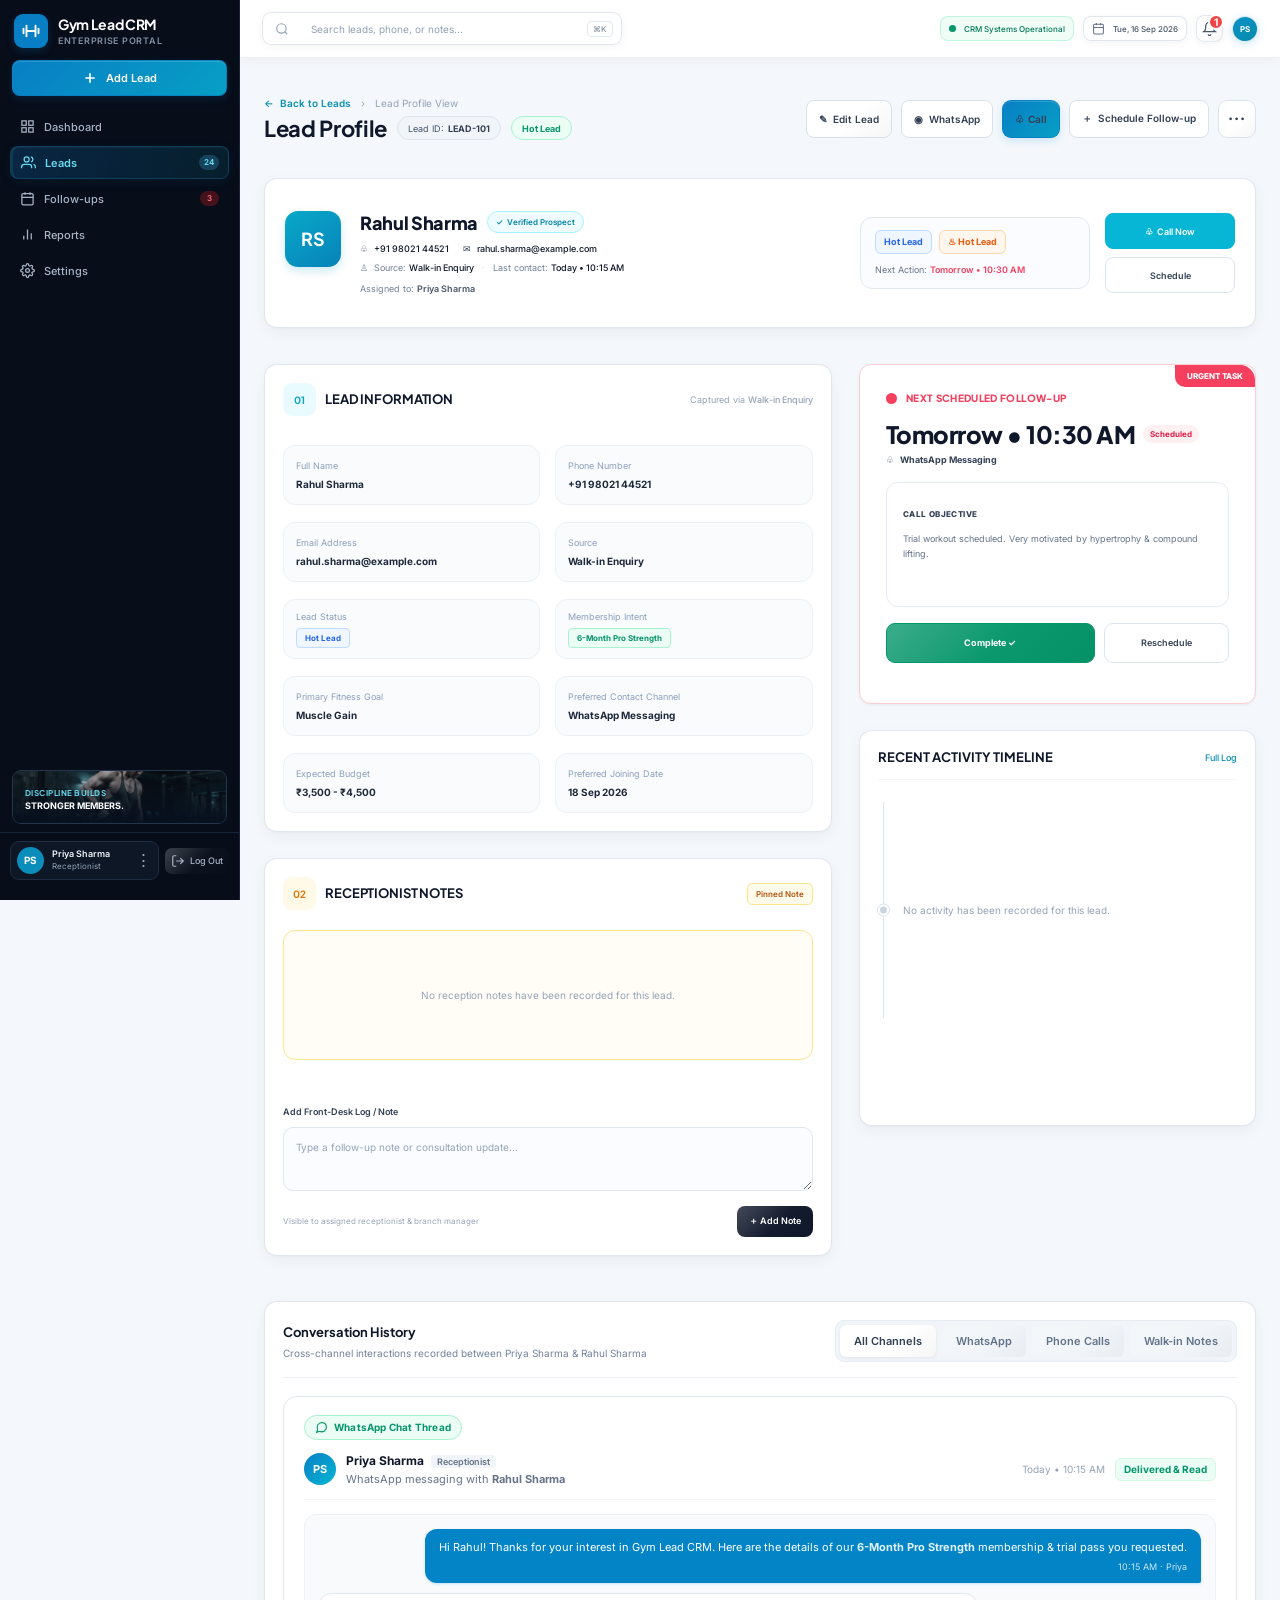
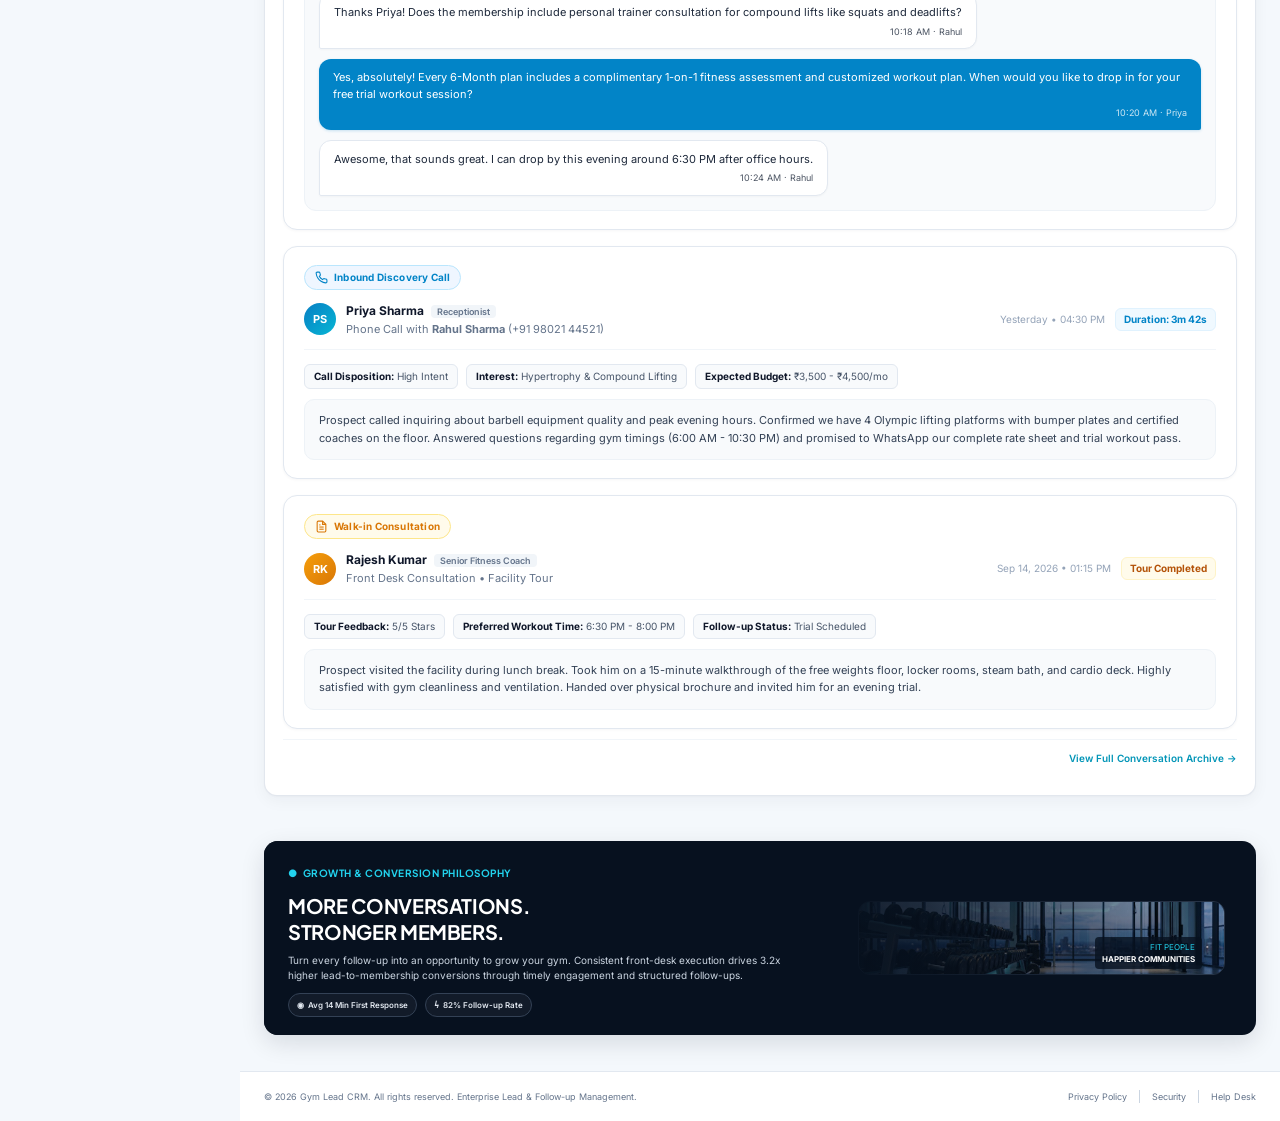
<file: Leads/profile.html>
<!doctype html>
<html lang="en">
<head>
  <meta charset="UTF-8">
  <meta name="viewport" content="width=device-width, initial-scale=1">
  <title>Lead Profile - Gym Lead CRM</title>
  <link rel="preconnect" href="https://fonts.googleapis.com">
  <link rel="preconnect" href="https://fonts.gstatic.com" crossorigin>
  <link href="https://fonts.googleapis.com/css2?family=Inter:wght@400;500;600;700;800&family=Plus+Jakarta+Sans:wght@600;700;800&display=swap" rel="stylesheet">
  <link rel="stylesheet" href="../css/Dashboard.css">
  <link rel="stylesheet" href="../css/Leads.css">
  <link rel="stylesheet" href="../css/LeadProfile.css">
  <link rel="stylesheet" href="../css/design-system.css">
</head>
<body>
<div class="app-layout leads-app profile-app">
  <aside class="sidebar" id="sidebar">
    <div class="sidebar-header"><div class="brand-logo-wrap"><div class="logo-mark"><svg viewBox="0 0 24 24" fill="none" stroke="currentColor" stroke-width="2.5" stroke-linecap="round"><path d="M6 5v14M18 5v14M2 9v6M22 9v6M6 12h12"/></svg></div><div class="brand-text"><span class="brand-title">Gym Lead <span class="highlight">CRM</span></span><span class="brand-subtitle">ENTERPRISE PORTAL</span></div></div></div>
    <div class="sidebar-action-wrap"><a class="btn-sidebar-add" href="./create.html"><svg viewBox="0 0 24 24" fill="none" stroke="currentColor" stroke-width="2.5"><path d="M12 5v14M5 12h14"/></svg><span>Add Lead</span></a></div>
    <nav class="sidebar-nav" aria-label="Main navigation"><ul class="nav-list">
      <li class="nav-item"><a href="../Dashboard/index.html" class="nav-link"><svg viewBox="0 0 24 24" fill="none" stroke="currentColor" stroke-width="2"><rect x="3" y="3" width="7" height="7"/><rect x="14" y="3" width="7" height="7"/><rect x="14" y="14" width="7" height="7"/><rect x="3" y="14" width="7" height="7"/></svg><span>Dashboard</span></a></li>
      <li class="nav-item"><a href="./index.html" class="nav-link active" aria-current="page"><svg viewBox="0 0 24 24" fill="none" stroke="currentColor" stroke-width="2"><path d="M17 21v-2a4 4 0 0 0-4-4H5a4 4 0 0 0-4 4v2"/><circle cx="9" cy="7" r="4"/><path d="M23 21v-2a4 4 0 0 0-3-3.87M16 3.13a4 4 0 0 1 0 7.75"/></svg><span>Leads</span><span class="nav-badge count-leads">24</span></a></li>
      <li class="nav-item"><a href="../Follow-ups/index.html" class="nav-link"><svg viewBox="0 0 24 24" fill="none" stroke="currentColor" stroke-width="2"><rect x="3" y="4" width="18" height="18" rx="2"/><path d="M16 2v4M8 2v4M3 10h18"/></svg><span>Follow-ups</span><span class="nav-badge count-urgent">3</span></a></li>
      <li class="nav-item"><a href="../Reports/index.html" class="nav-link"><svg viewBox="0 0 24 24" fill="none" stroke="currentColor" stroke-width="2"><path d="M18 20V10M12 20V4M6 20v-6"/></svg><span>Reports</span></a></li>
      <li class="nav-item"><a href="../Settings/index.html" class="nav-link"><svg viewBox="0 0 24 24" fill="none" stroke="currentColor" stroke-width="2"><circle cx="12" cy="12" r="3"/><path d="M19.4 15a1.7 1.7 0 0 0 .3 1.8l.1.1a2 2 0 0 1-2.8 2.8l-.1-.1a1.7 1.7 0 0 0-1.8-.3 1.7 1.7 0 0 0-1 1.5v.2a2 2 0 0 1-4 0v-.2a1.7 1.7 0 0 0-1-1.5 1.7 1.7 0 0 0-1.8.3l-.1.1a2 2 0 0 1-2.8-2.8l.1-.1a1.7 1.7 0 0 0 .3-1.8 1.7 1.7 0 0 0-1.5-1H3a2 2 0 0 1 0-4h.2a1.7 1.7 0 0 0 1.5-1 1.7 1.7 0 0 0-.3-1.8l-.1-.1a2 2 0 0 1 2.8-2.8l.1.1a1.7 1.7 0 0 0 1.8.3 1.7 1.7 0 0 0 1-1.5V3a2 2 0 0 1 4 0v.2a1.7 1.7 0 0 0 1 1.5 1.7 1.7 0 0 0 1.8-.3l.1-.1a2 2 0 0 1 2.8 2.8l-.1.1a1.7 1.7 0 0 0-.3 1.8 1.7 1.7 0 0 0 1.5 1h.2a2 2 0 0 1 0 4h-.2a1.7 1.7 0 0 0-1.5 1z"/></svg><span>Settings</span></a></li>
    </ul></nav>
    <div class="leads-sidebar-quote"><img src="../assets/leads-discipline.jpg" alt="Athlete training in the gym"><div class="quote-shade"></div><div class="quote-copy"><b>DISCIPLINE BUILDS</b><strong>STRONGER MEMBERS.</strong></div></div>
    <div class="sidebar-user-footer"><div class="user-card-pill"><div class="avatar-circle">PS</div><div class="user-meta"><span class="user-name">Priya Sharma</span><span class="user-role">Receptionist</span></div><span class="user-menu-dots">⋮</span></div><button class="btn-logout" title="Log out" aria-label="Log out"><svg viewBox="0 0 24 24" fill="none" stroke="currentColor" stroke-width="2"><path d="M9 21H5a2 2 0 0 1-2-2V5a2 2 0 0 1 2-2h4M16 17l5-5-5-5M21 12H9"/></svg><span>Log Out</span></button></div>
  </aside>
  <div class="main-viewport">
    <header class="dashboard-header"><div class="header-left"><button class="mobile-sidebar-toggle" id="mobileMenuToggle" aria-label="Toggle menu"><svg viewBox="0 0 24 24" fill="none" stroke="currentColor" stroke-width="2"><path d="M3 6h18M3 12h18M3 18h18"/></svg></button><label class="header-search-box"><svg class="search-icon" viewBox="0 0 24 24" fill="none" stroke="currentColor" stroke-width="2"><circle cx="11" cy="11" r="8"/><path d="m21 21-4.35-4.35"/></svg><input id="globalSearchInput" type="search" placeholder="Search leads, phone, or notes..."><span class="search-actions"><kbd class="kbd-badge">⌘K</kbd></span></label></div><div class="header-right"><div class="header-status-pill"><span class="status-dot"></span><span>CRM Systems Operational</span></div><div class="header-date-pill"><svg viewBox="0 0 24 24" fill="none" stroke="currentColor" stroke-width="2"><rect x="3" y="4" width="18" height="18" rx="2"/><path d="M16 2v4M8 2v4M3 10h18"/></svg><span>Tue, 16 Sep 2026</span></div><button class="header-action-bell" type="button" aria-label="Notifications"><svg viewBox="0 0 24 24" fill="none" stroke="currentColor" stroke-width="2"><path d="M18 8a6 6 0 0 0-12 0c0 7-3 9-3 9h18s-3-2-3-9M10 21a2 2 0 0 0 4 0"/></svg><span class="bell-badge">1</span></button><div class="header-user-avatar">PS</div></div></header>
    <main class="dashboard-scroll-content profile-content">
      <section class="profile-page-heading"><div class="profile-title-area"><p class="profile-breadcrumb"><a href="./index.html">← &nbsp;Back to Leads</a><span>›</span><span>Lead Profile View</span></p><div class="profile-title-line"><h1>Lead Profile</h1><span class="profile-id-badge">Lead ID: <b data-profile="id">—</b></span><span class="profile-status-badge" data-profile="status">—</span></div></div><div class="profile-actions"><button type="button" class="profile-action edit-profile" data-profile-action="edit">✎ &nbsp;Edit Lead</button><a class="profile-action whatsapp-action" data-profile-link="whatsapp" href="#">◉ &nbsp;WhatsApp</a><a class="profile-action call-action" data-profile-link="call" href="#">♧ &nbsp;Call</a><a class="profile-action schedule-action" data-profile-link="schedule" href="#">＋ &nbsp;Schedule Follow-up</a><button type="button" class="profile-more" aria-label="More actions">···</button></div></section>
      <section class="profile-summary-card"><div class="summary-main"><span class="profile-avatar" data-profile="initials">--</span><div class="summary-person"><div class="summary-name-line"><h2 data-profile="name">Loading lead…</h2><span class="verified-badge">✓ &nbsp;Verified Prospect</span></div><div class="summary-contact"><span>♧ &nbsp;<b data-profile="phone">—</b></span><span>✉ &nbsp;<b data-profile="email">—</b></span></div><div class="summary-meta"><span>♙ &nbsp;Source: <b data-profile="source">—</b></span><i>·</i><span>Last contact: <b data-profile="lastContact">—</b></span></div><div class="summary-assigned">Assigned to: <b data-profile="assigned">Not recorded</b></div></div></div><div class="summary-next"><div class="summary-tags"><span class="followup-badge" data-profile="statusShort">—</span><span class="hot-badge" data-hot-badge hidden>♨ Hot Lead</span></div><small>Next Action: <b data-profile="nextAction">Not scheduled</b></small></div><div class="summary-actions"><a class="mini-call-action" data-profile-link="call" href="#">♧ &nbsp;Call Now</a><a class="mini-schedule-action" data-profile-link="schedule" href="#">Schedule</a></div></section>
      <div class="profile-columns">
        <div class="profile-left-column">
          <section class="profile-card lead-information"><header class="profile-card-heading"><span class="profile-section-number number-cyan">01</span><h2>LEAD INFORMATION</h2><span>Captured via <b data-profile="sourceShort">—</b></span></header><div class="profile-info-grid">
            <article class="info-cell"><small>Full Name</small><b data-profile="name">—</b></article><article class="info-cell"><small>Phone Number</small><b data-profile="phone">—</b></article>
            <article class="info-cell"><small>Email Address</small><b data-profile="email">Not recorded</b></article><article class="info-cell"><small>Source</small><b data-profile="source">—</b></article>
            <article class="info-cell"><small>Lead Status</small><b><span class="info-status" data-profile="status">—</span></b></article><article class="info-cell"><small>Membership Intent</small><b><span class="info-intent" data-profile="intent">—</span></b></article>
            <article class="info-cell"><small>Primary Fitness Goal</small><b data-profile="fitnessGoal">Not recorded</b></article><article class="info-cell"><small>Preferred Contact Channel</small><b data-profile="contactMethod">Not recorded</b></article>
            <article class="info-cell"><small>Expected Budget</small><b data-profile="budget">Not recorded</b></article><article class="info-cell"><small>Preferred Joining Date</small><b data-profile="joiningDate">Not recorded</b></article>
          </div></section>
          <section class="profile-card receptionist-notes"><header class="profile-card-heading"><span class="profile-section-number number-amber">02</span><h2>RECEPTIONIST NOTES</h2><span class="pinned-note-badge">Pinned Note</span></header><div class="note-list" id="noteList"><p class="empty-record">No reception notes have been recorded for this lead.</p></div><form class="add-note-form" id="addNoteForm"><label for="leadNoteInput">Add Front-Desk Log / Note</label><textarea id="leadNoteInput" placeholder="Type a follow-up note or consultation update..."></textarea><div class="note-form-footer"><span>Visible to assigned receptionist &amp; branch manager</span><button type="submit">＋ Add Note</button></div></form></section>
        </div>
        <div class="profile-right-column">
          <section class="next-followup-card"><span class="urgent-task-label">URGENT TASK</span><header><span class="urgent-dot"></span><h2>NEXT SCHEDULED FOLLOW-UP</h2></header><div class="next-followup-time"><b data-profile="followupTime">Not scheduled</b><span data-profile="followupDue">—</span></div><p class="followup-channel">♧ &nbsp;<b data-profile="followupChannel">Contact method not recorded</b></p><div class="call-objective"><b>CALL OBJECTIVE</b><p data-profile="intentSummary">No call objective has been recorded for this lead.</p></div><div class="followup-controls"><button type="button" class="complete-followup" data-profile-action="complete">Complete ✓</button><a class="reschedule-followup" data-profile-link="schedule" href="#">Reschedule</a></div></section>
          <section class="profile-card activity-card"><header class="activity-heading"><h2>RECENT ACTIVITY TIMELINE</h2><button type="button" id="activityLogButton">Full Log</button></header><div class="activity-empty"><span class="empty-timeline-dot"></span><p>No activity has been recorded for this lead.</p></div></section>
        </div>
      </div>
      <section class="profile-card conversation-history">
        <header class="conversation-heading">
          <div>
            <h2>Conversation History</h2>
            <p>Cross-channel interactions recorded between <span data-profile="assigned">the assigned receptionist</span> &amp; <span data-profile="name">this lead</span></p>
          </div>
          <div class="conversation-tabs" role="tablist" aria-label="Conversation channels">
            <button type="button" class="active" role="tab" aria-selected="true" data-channel="all">All Channels</button>
            <button type="button" role="tab" aria-selected="false" data-channel="whatsapp">WhatsApp</button>
            <button type="button" role="tab" aria-selected="false" data-channel="phone">Phone Calls</button>
            <button type="button" role="tab" aria-selected="false" data-channel="notes">Walk-in Notes</button>
          </div>
        </header>

        <div class="conversation-feed" id="conversationFeed">
          
          <!-- WhatsApp Interaction Entry -->
          <article class="conversation-item" data-channel="whatsapp">
            <div class="convo-item-badge whatsapp-badge">
              <svg viewBox="0 0 24 24" fill="none" stroke="currentColor" stroke-width="2">
                <path d="M21 11.5a8.38 8.38 0 0 1-.9 3.8 8.5 8.5 0 0 1-7.6 4.7 8.38 8.38 0 0 1-3.8-.9L3 21l1.9-5.7a8.38 8.38 0 0 1-.9-3.8 8.5 8.5 0 0 1 4.7-7.6 8.38 8.38 0 0 1 3.8-.9h.5a8.48 8.48 0 0 1 8 8v.5z"></path>
              </svg>
              <span>WhatsApp Chat Thread</span>
            </div>
            <div class="convo-item-header">
              <div class="convo-actor">
                <span class="actor-avatar ps-avatar">PS</span>
                <div class="actor-info">
                  <strong class="actor-name">Priya Sharma <span class="actor-role">Receptionist</span></strong>
                  <span class="actor-interaction">WhatsApp messaging with <b data-profile="name">Rahul Sharma</b></span>
                </div>
              </div>
              <div class="convo-meta">
                <span class="convo-time">Today • 10:15 AM</span>
                <span class="convo-status-tag tag-success">Delivered &amp; Read</span>
              </div>
            </div>
            
            <div class="convo-thread-box">
              <div class="chat-msg chat-outbound">
                <div class="msg-bubble">
                  <p>Hi Rahul! Thanks for your interest in Gym Lead CRM. Here are the details of our <strong>6-Month Pro Strength</strong> membership &amp; trial pass you requested.</p>
                  <span class="msg-time">10:15 AM · Priya</span>
                </div>
              </div>
              <div class="chat-msg chat-inbound">
                <div class="msg-bubble">
                  <p>Thanks Priya! Does the membership include personal trainer consultation for compound lifts like squats and deadlifts?</p>
                  <span class="msg-time">10:18 AM · Rahul</span>
                </div>
              </div>
              <div class="chat-msg chat-outbound">
                <div class="msg-bubble">
                  <p>Yes, absolutely! Every 6-Month plan includes a complimentary 1-on-1 fitness assessment and customized workout plan. When would you like to drop in for your free trial workout session?</p>
                  <span class="msg-time">10:20 AM · Priya</span>
                </div>
              </div>
              <div class="chat-msg chat-inbound">
                <div class="msg-bubble">
                  <p>Awesome, that sounds great. I can drop by this evening around 6:30 PM after office hours.</p>
                  <span class="msg-time">10:24 AM · Rahul</span>
                </div>
              </div>
            </div>
          </article>

          <!-- Phone Call Log Entry -->
          <article class="conversation-item" data-channel="phone">
            <div class="convo-item-badge phone-badge">
              <svg viewBox="0 0 24 24" fill="none" stroke="currentColor" stroke-width="2">
                <path d="M22 16.92v3a2 2 0 0 1-2.18 2 19.79 19.79 0 0 1-8.63-3.07 19.5 19.5 0 0 1-6-6 19.79 19.79 0 0 1-3.07-8.67A2 2 0 0 1 4.11 2h3a2 2 0 0 1 2 1.72 12.84 12.84 0 0 0 .7 2.81 2 2 0 0 1-.45 2.11L8.09 9.91a16 16 0 0 0 6 6l1.27-1.27a2 2 0 0 1 2.11-.45 12.84 12.84 0 0 0 2.81.7A2 2 0 0 1 22 16.92z"></path>
              </svg>
              <span>Inbound Discovery Call</span>
            </div>
            <div class="convo-item-header">
              <div class="convo-actor">
                <span class="actor-avatar ps-avatar">PS</span>
                <div class="actor-info">
                  <strong class="actor-name">Priya Sharma <span class="actor-role">Receptionist</span></strong>
                  <span class="actor-interaction">Phone Call with <b data-profile="name">Rahul Sharma</b> (<span data-profile="phone">+91 98021 44521</span>)</span>
                </div>
              </div>
              <div class="convo-meta">
                <span class="convo-time">Yesterday • 04:30 PM</span>
                <span class="convo-status-tag tag-blue">Duration: 3m 42s</span>
              </div>
            </div>
            
            <div class="convo-call-body">
              <div class="call-summary-row">
                <span class="call-chip"><b>Call Disposition:</b> High Intent</span>
                <span class="call-chip"><b>Interest:</b> Hypertrophy &amp; Compound Lifting</span>
                <span class="call-chip"><b>Expected Budget:</b> ₹3,500 - ₹4,500/mo</span>
              </div>
              <p class="call-notes-text">
                Prospect called inquiring about barbell equipment quality and peak evening hours. Confirmed we have 4 Olympic lifting platforms with bumper plates and certified coaches on the floor. Answered questions regarding gym timings (6:00 AM - 10:30 PM) and promised to WhatsApp our complete rate sheet and trial workout pass.
              </p>
            </div>
          </article>

          <!-- Walk-in Consultation Notes Entry -->
          <article class="conversation-item" data-channel="notes">
            <div class="convo-item-badge notes-badge">
              <svg viewBox="0 0 24 24" fill="none" stroke="currentColor" stroke-width="2">
                <path d="M14 2H6a2 2 0 0 0-2 2v16a2 2 0 0 0 2 2h12a2 2 0 0 0 2-2V8z"></path>
                <polyline points="14 2 14 8 20 8"></polyline>
                <line x1="16" y1="13" x2="8" y2="13"></line>
                <line x1="16" y1="17" x2="8" y2="17"></line>
                <polyline points="10 9 9 9 8 9"></polyline>
              </svg>
              <span>Walk-in Consultation</span>
            </div>
            <div class="convo-item-header">
              <div class="convo-actor">
                <span class="actor-avatar rk-avatar">RK</span>
                <div class="actor-info">
                  <strong class="actor-name">Rajesh Kumar <span class="actor-role">Senior Fitness Coach</span></strong>
                  <span class="actor-interaction">Front Desk Consultation • Facility Tour</span>
                </div>
              </div>
              <div class="convo-meta">
                <span class="convo-time">Sep 14, 2026 • 01:15 PM</span>
                <span class="convo-status-tag tag-amber">Tour Completed</span>
              </div>
            </div>
            
            <div class="convo-call-body">
              <div class="call-summary-row">
                <span class="call-chip"><b>Tour Feedback:</b> 5/5 Stars</span>
                <span class="call-chip"><b>Preferred Workout Time:</b> 6:30 PM - 8:00 PM</span>
                <span class="call-chip"><b>Follow-up Status:</b> Trial Scheduled</span>
              </div>
              <p class="call-notes-text">
                Prospect visited the facility during lunch break. Took him on a 15-minute walkthrough of the free weights floor, locker rooms, steam bath, and cardio deck. Highly satisfied with gym cleanliness and ventilation. Handed over physical brochure and invited him for an evening trial.
              </p>
            </div>
          </article>

        </div>
        <a class="conversation-archive" href="../Follow-ups/index.html">View Full Conversation Archive →</a>
      </section>
      <section class="growth-banner"><img class="growth-image" src="../assets/leads-gym.jpg" alt="Gym floor"><div class="growth-overlay"></div><div class="growth-copy"><span class="growth-eyebrow">● &nbsp;GROWTH &amp; CONVERSION PHILOSOPHY</span><h2>MORE CONVERSATIONS.<br>STRONGER MEMBERS.</h2><p>Turn every follow-up into an opportunity to grow your gym. Consistent front-desk execution drives 3.2x higher lead-to-membership conversions through timely engagement and structured follow-ups.</p><div class="growth-stats"><span>◉ &nbsp;Avg 14 Min First Response</span><span>ϟ &nbsp;82% Follow-up Rate</span></div></div><div class="growth-mantra"><small>FIT PEOPLE</small><b>HAPPIER COMMUNITIES</b></div></section>
    </main>
    <footer class="leads-footer profile-footer"><span>© 2026 Gym Lead CRM. All rights reserved. Enterprise Lead &amp; Follow-up Management.</span><nav><a href="#">Privacy Policy</a><i></i><a href="#">Security</a><i></i><a href="#">Help Desk</a></nav></footer>
  </div>
</div>
<script src="../js/LeadProfile.js"></script>
</body>
</html>
</file>
<file: css/Dashboard.css>
:root {
  --sidebar-active-item: #111c2a;
  --sidebar-border: #152232;
  --main-bg: #f8fafc;
  --panel-bg: #ffffff;
  
  --primary-blue: #0084ff;
  --primary-blue-hover: #0073e6;
  --primary-blue-glow: rgba(0, 132, 255, 0.35);
  
  --accent-cyan: #00b4d8;
  --accent-cyan-light: #e0f2fe;
  --accent-cyan-border: #bae6fd;
  
  --brand-navy: #0f172a;
  --text-main: #1e293b;
  --text-secondary: #475569;
  --text-muted: #64748b;
  
  --border-light: #e2e8f0;
  --card-radius: 20px;
  --badge-radius: 9999px;
  
  --status-green: #10b981;
  --status-red: #ef4444;
  --status-amber: #f59e0b;
  
  --font-family: 'Inter', -apple-system, BlinkMacSystemFont, 'Segoe UI', Roboto, sans-serif;
}

*, *::before, *::after {
  box-sizing: border-box;
  margin: 0;
  padding: 0;
}

body {
  font-family: var(--font-family);
  background-color: var(--main-bg);
  color: var(--text-main);
  min-height: 100vh;
  line-height: 1.5;
  -webkit-font-smoothing: antialiased;
}

/* ================= APP LAYOUT ================= */
.app-layout {
  display: flex;
  min-height: 100vh;
  width: 100%;
}

/* ================= 1. SIDEBAR ================= */
.sidebar {
  width: var(--sidebar-width);
  background-color: var(--sidebar-bg);
  color: #ffffff;
  display: flex;
  flex-direction: column;
  flex-shrink: 0;
  border-right: 1px solid var(--sidebar-border);
  position: sticky;
  position: fixed;
  top: 0;
  left: 0;
  bottom: 0;
  height: 100vh;
  height: 100dvh;
  z-index: 100;
  transition: transform 0.25s ease;
  overflow: hidden;
}

.sidebar-header {
  padding: 24px 20px 20px 20px;
}

.brand-logo-wrap {
  display: flex;
  align-items: center;
  gap: 12px;
}

.logo-mark {
  width: 38px;
  height: 38px;
  background: var(--primary-blue);
  border-radius: 10px;
  display: flex;
  align-items: center;
  justify-content: center;
  color: #ffffff;
  box-shadow: 0 4px 12px var(--primary-blue-glow);
  flex-shrink: 0;
}

.logo-mark svg {
  width: 20px;
  height: 20px;
}

.brand-title {
  display: block;
  font-size: 1.125rem;
  font-weight: 800;
  letter-spacing: -0.02em;
  color: #ffffff;
  line-height: 1.1;
}

.brand-title .highlight {
  color: #38bdf8;
}

.brand-subtitle {
  display: block;
  font-size: 0.625rem;
  font-weight: 700;
  letter-spacing: 0.12em;
  color: #64748b;
  margin-top: 2px;
}

/* Sidebar Add Lead Button */
.sidebar-action-wrap {
  padding: 0 16px 20px 16px;
}

.btn-sidebar-add {
  width: 100%;
  height: 42px;
  background: #0099ff;
  border: none;
  border-radius: 10px;
  color: #ffffff;
  font-size: 0.875rem;
  font-weight: 600;
  font-family: inherit;
  display: flex;
  align-items: center;
  justify-content: center;
  gap: 8px;
  cursor: pointer;
  box-shadow: 0 4px 14px rgba(0, 153, 255, 0.4);
  transition: background-color 0.15s ease, transform 0.1s ease;
  text-decoration: none;
}

.btn-sidebar-add:hover {
  background: #0088e6;
}

.btn-sidebar-add svg {
  width: 16px;
  height: 16px;
}

/* Sidebar Nav */
.sidebar-nav {
  flex: 1;
  flex: 1 1 auto;
  min-height: 0;
  padding: 0 12px;
  overflow-y: auto;
  overflow-x: hidden;
  -webkit-overflow-scrolling: touch;
}

.nav-list {
  list-style: none;
  display: flex;
  flex-direction: column;
  gap: 4px;
}

.nav-link {
  display: flex;
  align-items: center;
  gap: 12px;
  padding: 10px 14px;
  border-radius: 10px;
  color: #94a3b8;
  text-decoration: none;
  font-size: 0.875rem;
  font-weight: 500;
  position: relative;
  transition: all 0.15s ease;
}

.nav-link svg {
  width: 18px;
  height: 18px;
  flex-shrink: 0;
}

.nav-link:hover {
  color: #ffffff;
  background-color: rgba(255, 255, 255, 0.05);
}

.nav-link.active {
  color: #ffffff;
  background-color: #0f1c2d;
  font-weight: 600;
  border: 1px solid #1a2c42;
}

.nav-active-dot {
  width: 6px;
  height: 6px;
  border-radius: 50%;
  background-color: #38bdf8;
  margin-left: auto;
}

.nav-badge {
  margin-left: auto;
  padding: 2px 8px;
  border-radius: 9999px;
  font-size: 0.72rem;
  font-weight: 700;
}

.count-leads {
  background-color: #0d283e;
  color: #38bdf8;
}

.count-urgent {
  background-color: #45121c;
  color: #f87171;
}

/* Sidebar Footer User */
.sidebar-user-footer {
  padding: 16px;
  border-top: 1px solid var(--sidebar-border);
  display: flex;
  flex-direction: column;
  gap: 12px;
}

.user-card-pill {
  display: flex;
  align-items: center;
  gap: 12px;
  background-color: #0d1723;
  padding: 8px 12px;
  border-radius: 12px;
  border: 1px solid #162538;
}

.avatar-circle {
  width: 32px;
  height: 32px;
  border-radius: 50%;
  background-color: #ffffff;
  color: #0f172a;
  font-size: 0.75rem;
  font-weight: 700;
  display: flex;
  align-items: center;
  justify-content: center;
  position: relative;
}

.avatar-circle::after {
  content: '';
  position: absolute;
  bottom: 0;
  right: 0;
  width: 8px;
  height: 8px;
  background-color: var(--status-green);
  border: 1.5px solid #0d1723;
  border-radius: 50%;
}

.user-meta {
  display: flex;
  flex-direction: column;
}

.user-name {
  font-size: 0.8125rem;
  font-weight: 600;
  color: #ffffff;
  line-height: 1.2;
}

.user-role {
  font-size: 0.6875rem;
  color: #64748b;
}

.btn-logout {
  display: flex;
  align-items: center;
  gap: 8px;
  background: none;
  border: none;
  color: #94a3b8;
  font-size: 0.8125rem;
  font-family: inherit;
  font-weight: 500;
  cursor: pointer;
  padding: 4px 6px;
  transition: color 0.15s ease;
}

.btn-logout svg {
  width: 16px;
  height: 16px;
}

.btn-logout:hover {
  color: #f87171;
}

/* ================= 2. MAIN VIEWPORT ================= */
.main-viewport {
  flex: 1;
  flex: 1 1 auto;
  display: flex;
  flex-direction: column;
  min-width: 0;
  background-color: #f8fafc;
  margin-left: var(--sidebar-width);
  width: calc(100% - var(--sidebar-width));
  max-width: calc(100% - var(--sidebar-width));
}

/* Header */
.dashboard-header {
  height: 64px;
  background: #ffffff;
  border-bottom: 1px solid var(--border-light);
  display: flex;
  align-items: center;
  justify-content: space-between;
  padding: 0 32px;
  position: sticky;
  top: 0;
  z-index: 50;
}

.header-left {
  display: flex;
  align-items: center;
  gap: 16px;
}

.mobile-sidebar-toggle {
  display: none;
  background: none;
  border: none;
  cursor: pointer;
  color: var(--text-secondary);
}

.mobile-sidebar-toggle svg {
  width: 24px;
  height: 24px;
}

.header-search-box {
  position: relative;
  display: flex;
  align-items: center;
  width: 380px;
}

.header-search-box input {
  width: 100%;
  height: 38px;
  padding: 0 76px 0 38px;
  background-color: #f1f5f9;
  border: 1px solid transparent;
  border-radius: 10px;
  font-size: 0.875rem;
  font-family: inherit;
  color: var(--text-main);
  outline: none;
  transition: all 0.15s ease;
}

.header-search-box input:focus {
  background-color: #ffffff;
  border-color: var(--primary-blue);
  box-shadow: 0 0 0 3px rgba(0, 132, 255, 0.1);
}

.search-icon {
  position: absolute;
  left: 12px;
  width: 16px;
  height: 16px;
  color: #94a3b8;
  pointer-events: none;
}

.search-actions {
  position: absolute;
  right: 8px;
  display: flex;
  align-items: center;
  gap: 6px;
}

.kbd-badge {
  font-size: 0.65rem;
  background: #ffffff;
  border: 1px solid #cbd5e1;
  border-radius: 4px;
  padding: 2px 6px;
  color: #64748b;
  font-family: inherit;
  font-weight: 600;
}

.filter-toggle-btn {
  background: none;
  border: none;
  color: #94a3b8;
  cursor: pointer;
  display: flex;
  align-items: center;
  padding: 2px;
}

.filter-toggle-btn svg {
  width: 15px;
  height: 15px;
}

.filter-toggle-btn:hover {
  color: var(--text-main);
}

.header-right {
  display: flex;
  align-items: center;
  gap: 16px;
}

.header-status-pill {
  display: flex;
  align-items: center;
  gap: 8px;
  background-color: #f0fdf4;
  border: 1px solid #dcfce7;
  color: #166534;
  font-size: 0.78rem;
  font-weight: 500;
  padding: 5px 12px;
  border-radius: var(--badge-radius);
}

.status-dot {
  width: 7px;
  height: 7px;
  border-radius: 50%;
  background-color: var(--status-green);
}

.header-date-pill {
  display: flex;
  align-items: center;
  gap: 8px;
  background-color: #ffffff;
  border: 1px solid var(--border-light);
  color: var(--text-secondary);
  font-size: 0.78rem;
  font-weight: 500;
  padding: 5px 12px;
  border-radius: var(--badge-radius);
}

.header-date-pill svg {
  width: 14px;
  height: 14px;
  color: #64748b;
}

.header-action-bell {
  position: relative;
  width: 36px;
  height: 36px;
  border-radius: 50%;
  border: 1px solid var(--border-light);
  display: flex;
  align-items: center;
  justify-content: center;
  color: var(--text-secondary);
  cursor: pointer;
  transition: background-color 0.15s ease;
}

.header-action-bell svg {
  width: 17px;
  height: 17px;
}

.header-action-bell:hover {
  background-color: #f1f5f9;
}

.bell-badge {
  position: absolute;
  top: -2px;
  right: -2px;
  width: 16px;
  height: 16px;
  background-color: #ef4444;
  color: #ffffff;
  font-size: 0.65rem;
  font-weight: 700;
  border-radius: 50%;
  display: flex;
  align-items: center;
  justify-content: center;
  border: 2px solid #ffffff;
}

.header-user-avatar {
  width: 34px;
  height: 34px;
  border-radius: 50%;
  background-color: #0284c7;
  color: #ffffff;
  font-size: 0.8125rem;
  font-weight: 700;
  display: flex;
  align-items: center;
  justify-content: center;
}

/* ================= 3. DASHBOARD CONTENT ================= */
.dashboard-scroll-content {
  padding: 24px 32px 48px 32px;
  display: flex;
  flex-direction: column;
  gap: 24px;
}

/* 1. Welcome Banner */
.welcome-banner {
  position: relative;
  background-color: #07131e;
  border-radius: var(--card-radius);
  overflow: hidden;
  padding: 36px 40px;
  display: flex;
  align-items: center;
  justify-content: space-between;
  color: #ffffff;
  min-height: 170px;
  box-shadow: 0 8px 24px rgba(7, 19, 30, 0.12);
}

.welcome-bg-image-wrapper {
  position: absolute;
  inset: 0;
  z-index: 0;
}

.welcome-bg-img {
  width: 100%;
  height: 100%;
  object-fit: cover;
  object-position: center;
  opacity: 0.28;
}

.welcome-overlay {
  position: absolute;
  inset: 0;
  background: linear-gradient(90deg, #07131e 35%, rgba(7, 19, 30, 0.8) 70%, rgba(7, 19, 30, 0.4) 100%);
}

.welcome-text-side {
  position: relative;
  z-index: 2;
  max-width: 620px;
}

.banner-badge {
  display: inline-flex;
  align-items: center;
  gap: 8px;
  background: rgba(255, 255, 255, 0.12);
  border: 1px solid rgba(255, 255, 255, 0.18);
  border-radius: var(--badge-radius);
  padding: 4px 12px;
  font-size: 0.6875rem;
  font-weight: 700;
  letter-spacing: 0.06em;
  color: #bae6fd;
  margin-bottom: 14px;
}

.banner-badge-dot {
  width: 6px;
  height: 6px;
  border-radius: 50%;
  background-color: #38bdf8;
}

.welcome-heading {
  font-size: 2rem;
  font-weight: 800;
  letter-spacing: -0.025em;
  line-height: 1.15;
  margin-bottom: 8px;
}

.welcome-subtext {
  font-size: 0.95rem;
  color: #94a3b8;
  line-height: 1.45;
}

.highlight-urgent {
  color: #f87171;
  font-weight: 600;
}

.highlight-scheduled {
  color: #38bdf8;
  font-weight: 600;
}

.welcome-motto-side {
  position: relative;
  z-index: 2;
  text-align: right;
  display: flex;
  flex-direction: column;
  align-items: flex-end;
}

.motto-eyebrow {
  font-size: 0.6875rem;
  font-weight: 700;
  letter-spacing: 0.1em;
  color: #38bdf8;
  margin-bottom: 4px;
}

.motto-title {
  font-size: 1.35rem;
  font-weight: 800;
  letter-spacing: -0.01em;
  color: #ffffff;
  margin-bottom: 12px;
}

.motto-chip {
  background: rgba(0, 0, 0, 0.4);
  border: 1px solid rgba(255, 255, 255, 0.12);
  border-radius: var(--badge-radius);
  font-size: 0.65rem;
  font-weight: 700;
  letter-spacing: 0.08em;
  padding: 5px 12px;
  color: #e2e8f0;
}

/* 2. KPI Metrics Grid */
.kpi-grid {
  display: grid;
  grid-template-columns: repeat(6, 1fr);
  gap: 16px;
}

.kpi-card {
  background: var(--panel-bg);
  border: 1px solid var(--border-light);
  border-radius: 16px;
  padding: 16px;
  display: flex;
  flex-direction: column;
  box-shadow: 0 2px 6px rgba(15, 23, 42, 0.02);
  transition: transform 0.15s ease, box-shadow 0.15s ease;
}

.kpi-card:hover {
  transform: translateY(-2px);
  box-shadow: 0 6px 14px rgba(15, 23, 42, 0.05);
}

.kpi-top {
  display: flex;
  align-items: center;
  justify-content: space-between;
  margin-bottom: 10px;
}

.kpi-label {
  font-size: 0.6875rem;
  font-weight: 700;
  letter-spacing: 0.06em;
  color: var(--text-secondary);
}

.kpi-label.red-txt { color: #dc2626; }
.kpi-label.amber-txt { color: #d97706; }
.kpi-label.green-txt { color: #059669; }

.kpi-icon-wrap {
  width: 28px;
  height: 28px;
  border-radius: 8px;
  display: flex;
  align-items: center;
  justify-content: center;
}

.kpi-icon-wrap svg {
  width: 14px;
  height: 14px;
}

.blue-bg { background-color: #e0f2fe; color: #0284c7; }
.teal-bg { background-color: #ccfbf1; color: #0f766e; }
.purple-bg { background-color: #f3e8ff; color: #7e22ce; }
.red-bg { background-color: #fee2e2; color: #dc2626; }
.amber-bg { background-color: #fef3c7; color: #d97706; }
.green-bg { background-color: #d1fae5; color: #059669; }

.kpi-val-row {
  display: flex;
  align-items: baseline;
  gap: 8px;
  margin-bottom: 8px;
}

.kpi-value {
  font-size: 1.625rem;
  font-weight: 800;
  color: var(--brand-navy);
  line-height: 1;
}

.kpi-value.red-txt { color: #dc2626; }
.kpi-value.amber-txt { color: #d97706; }
.kpi-value.green-txt { color: #059669; }

.kpi-delta {
  font-size: 0.72rem;
  font-weight: 600;
}

.kpi-delta.positive { color: #10b981; }
.kpi-delta.danger { color: #ef4444; }
.kpi-delta.warning { color: #f59e0b; }
.kpi-delta.success { color: #10b981; }

.kpi-status-tag {
  font-size: 0.72rem;
  color: var(--text-muted);
  font-weight: 500;
}

.kpi-bottom {
  display: flex;
  align-items: center;
  justify-content: space-between;
  margin-top: auto;
  padding-top: 6px;
}

.kpi-desc {
  font-size: 0.72rem;
  color: var(--text-muted);
}

.kpi-sparkline {
  width: 60px;
  height: 18px;
}

.kpi-mini-bars {
  display: flex;
  align-items: flex-end;
  gap: 3px;
  height: 18px;
}

.kpi-mini-bars .bar {
  width: 4px;
  border-radius: 2px;
  background-color: #38bdf8;
}

.kpi-mini-bars.purple .bar { background-color: #c084fc; }
.kpi-mini-bars.red .bar { background-color: #f87171; }
.kpi-mini-bars.amber .bar { background-color: #fbbf24; }

/* 3. Two-Column Layout */
.dashboard-columns-grid {
  display: grid;
  grid-template-columns: 1.8fr 1fr;
  gap: 20px;
}

.panel-card {
  background: var(--panel-bg);
  border: 1px solid var(--border-light);
  border-radius: var(--card-radius);
  padding: 24px;
  box-shadow: 0 4px 12px rgba(15, 23, 42, 0.02);
}

.panel-header {
  display: flex;
  align-items: center;
  justify-content: space-between;
  margin-bottom: 4px;
}

.panel-title-wrap {
  display: flex;
  align-items: center;
  gap: 8px;
}

.panel-title {
  font-size: 1.125rem;
  font-weight: 800;
  color: var(--brand-navy);
  letter-spacing: -0.01em;
}

.badge-count-red {
  width: 20px;
  height: 20px;
  background-color: #ef4444;
  color: #ffffff;
  border-radius: 50%;
  font-size: 0.72rem;
  font-weight: 700;
  display: flex;
  align-items: center;
  justify-content: center;
}

.panel-link-action {
  font-size: 0.8125rem;
  color: var(--primary-blue);
  text-decoration: none;
  font-weight: 600;
}

.panel-link-action:hover {
  text-decoration: underline;
}

.panel-subtitle {
  font-size: 0.8125rem;
  color: var(--text-muted);
  margin-bottom: 20px;
}

/* Leads Table */
.table-responsive-container {
  overflow-x: auto;
}

.leads-table {
  width: 100%;
  border-collapse: collapse;
  text-align: left;
}

.leads-table th {
  font-size: 0.6875rem;
  font-weight: 700;
  letter-spacing: 0.06em;
  color: #94a3b8;
  padding: 10px 12px;
  border-bottom: 1px solid #f1f5f9;
}

.leads-table td {
  padding: 12px;
  border-bottom: 1px solid #f8fafc;
  vertical-align: middle;
}

.leads-table tr:hover td {
  background-color: #f8fafc;
}

.lead-cell {
  display: flex;
  align-items: center;
  gap: 12px;
}

.lead-avatar {
  width: 34px;
  height: 34px;
  border-radius: 50%;
  font-size: 0.75rem;
  font-weight: 700;
  display: flex;
  align-items: center;
  justify-content: center;
  flex-shrink: 0;
}

.blue-lead { background-color: #dbeafe; color: #1d4ed8; }
.gray-lead { background-color: #f1f5f9; color: #475569; }
.pink-lead { background-color: #fee2e2; color: #b91c1c; }
.green-lead { background-color: #e2e8f0; color: #334155; }

.lead-info {
  display: flex;
  flex-direction: column;
}

.lead-name {
  font-size: 0.875rem;
  font-weight: 700;
  color: var(--brand-navy);
}

.lead-enquiry {
  font-size: 0.75rem;
  color: var(--text-muted);
}

.status-pill-table {
  display: inline-block;
  padding: 4px 10px;
  border-radius: var(--badge-radius);
  font-size: 0.75rem;
  font-weight: 600;
}

.status-pill-table.follow-up {
  background-color: #fef3c7;
  color: #b45309;
}

.status-pill-table.contacted {
  background-color: #eff6ff;
  color: #2563eb;
}

.status-pill-table.engaged {
  background-color: #ede9fe;
  color: #6d28d9;
}

.action-cell {
  display: flex;
  align-items: center;
  gap: 6px;
  font-size: 0.8125rem;
  color: var(--text-main);
  font-weight: 500;
}

.action-type-icon {
  width: 14px;
  height: 14px;
  color: #64748b;
}

.action-cell.whatsapp {
  color: #15803d;
}

.action-cell.whatsapp .action-type-icon {
  color: #16a34a;
}

.due-time {
  font-size: 0.8125rem;
  font-weight: 600;
  color: var(--brand-navy);
}

.due-time.overdue-time {
  color: #ef4444;
}

.priority-badge {
  display: inline-block;
  padding: 3px 8px;
  border-radius: 6px;
  font-size: 0.72rem;
  font-weight: 600;
}

.priority-badge.hot {
  background-color: #fff7ed;
  color: #c2410c;
  border: 1px solid #ffedd5;
}

.priority-badge.high {
  background-color: #f0f9ff;
  color: #0369a1;
  border: 1px solid #e0f2fe;
}

.priority-badge.medium {
  background-color: #f8fafc;
  color: #64748b;
  border: 1px solid #e2e8f0;
}

.btn-table-action {
  height: 32px;
  padding: 0 14px;
  border-radius: 8px;
  font-size: 0.78rem;
  font-weight: 600;
  font-family: inherit;
  cursor: pointer;
  transition: all 0.15s ease;
  white-space: nowrap;
}

.btn-table-action.call-now {
  background-color: #0084ff;
  color: #ffffff;
  border: none;
  box-shadow: 0 2px 8px rgba(0, 132, 255, 0.3);
}

.btn-table-action.call-now:hover {
  background-color: #0073e6;
}

.btn-table-action.outline {
  background-color: #ffffff;
  color: var(--text-secondary);
  border: 1px solid var(--border-light);
}

.btn-table-action.outline:hover {
  background-color: #f8fafc;
  color: var(--brand-navy);
}

.btn-table-action.red-followup {
  background-color: #ef4444;
  color: #ffffff;
  border: none;
  box-shadow: 0 2px 8px rgba(239, 68, 68, 0.3);
}

.btn-table-action.red-followup:hover {
  background-color: #dc2626;
}

.btn-more-options {
  background: none;
  border: none;
  font-size: 1.1rem;
  color: #94a3b8;
  cursor: pointer;
  padding: 4px;
}

.btn-more-options:hover {
  color: var(--text-main);
}

/* Right Panels */
.dashboard-side-panels {
  display: flex;
  flex-direction: column;
  gap: 20px;
}

/* Quick Actions */
.quick-actions-grid {
  display: grid;
  grid-template-columns: 1fr 1fr;
  gap: 12px;
}

.btn-quick-action {
  height: 48px;
  border-radius: 12px;
  font-size: 0.875rem;
  font-weight: 600;
  font-family: inherit;
  display: flex;
  align-items: center;
  justify-content: center;
  gap: 8px;
  cursor: pointer;
  transition: all 0.15s ease;
}

.btn-quick-action.primary {
  background-color: #0099ff;
  color: #ffffff;
  border: none;
  box-shadow: 0 4px 12px rgba(0, 153, 255, 0.35);
}

.btn-quick-action.primary:hover {
  background-color: #0088e6;
}

.btn-quick-action.outline {
  background-color: #ffffff;
  border: 1px solid var(--border-light);
  color: var(--text-main);
}

.btn-quick-action.outline:hover {
  background-color: #f8fafc;
  border-color: #cbd5e1;
}

.btn-quick-action svg {
  width: 18px;
  height: 18px;
}

.btn-quick-action.outline svg {
  color: #0284c7;
}

/* Today's Follow-ups Panel */
.badge-cyan-count {
  background-color: #e0f2fe;
  color: #0284c7;
  font-size: 0.72rem;
  font-weight: 700;
  padding: 4px 10px;
  border-radius: var(--badge-radius);
}

.followup-tabs-bar {
  display: flex;
  background-color: #f1f5f9;
  border-radius: 10px;
  padding: 3px;
  margin-bottom: 20px;
}

.tab-btn {
  flex: 1;
  border: none;
  background: none;
  font-size: 0.8125rem;
  font-weight: 500;
  color: var(--text-muted);
  padding: 6px 0;
  border-radius: 8px;
  cursor: pointer;
  font-family: inherit;
  transition: all 0.15s ease;
}

.tab-btn.active {
  background-color: #ffffff;
  color: var(--brand-navy);
  font-weight: 700;
  box-shadow: 0 2px 6px rgba(0, 0, 0, 0.04);
}

.followup-timeline-list {
  display: flex;
  flex-direction: column;
  gap: 16px;
  margin-bottom: 24px;
}

.timeline-row-item {
  display: flex;
  align-items: center;
  gap: 12px;
}

.timeline-bullet-indicator {
  width: 8px;
  height: 8px;
  border-radius: 50%;
  background-color: #0084ff;
  flex-shrink: 0;
}

.timeline-meta {
  flex: 1;
  display: flex;
  flex-direction: column;
}

.timeline-time {
  font-size: 0.6875rem;
  font-weight: 700;
  color: #0084ff;
}

.timeline-name {
  font-size: 0.875rem;
  font-weight: 700;
  color: var(--brand-navy);
  line-height: 1.2;
}

.timeline-sub {
  font-size: 0.75rem;
  color: var(--text-muted);
}

.btn-complete-task {
  background-color: #ffffff;
  border: 1px solid var(--border-light);
  border-radius: 8px;
  font-size: 0.75rem;
  font-weight: 600;
  color: var(--text-secondary);
  padding: 6px 12px;
  cursor: pointer;
  transition: all 0.15s ease;
}

.btn-complete-task:hover {
  background-color: #f0fdf4;
  border-color: #bbf7d0;
  color: #16a34a;
}

.followup-panel-footer {
  display: flex;
  align-items: center;
  justify-content: space-between;
  border-top: 1px solid var(--border-light);
  padding-top: 14px;
}

.shift-time-tag {
  font-size: 0.75rem;
  color: var(--text-muted);
}

.view-calendar-link {
  font-size: 0.75rem;
  font-weight: 600;
  color: var(--primary-blue);
  text-decoration: none;
}

.view-calendar-link:hover {
  text-decoration: underline;
}

/* 4. Bottom Philosophy Banner */
.philosophy-banner {
  position: relative;
  background-color: #07131e;
  border-radius: var(--card-radius);
  overflow: hidden;
  padding: 36px 40px;
  display: flex;
  align-items: center;
  justify-content: space-between;
  color: #ffffff;
  box-shadow: 0 8px 24px rgba(7, 19, 30, 0.12);
}

.philo-bg-wrapper {
  position: absolute;
  inset: 0;
  z-index: 0;
}

.philo-bg-img {
  width: 100%;
  height: 100%;
  object-fit: cover;
  object-position: center;
  opacity: 0.22;
}

.philo-overlay {
  position: absolute;
  inset: 0;
  background: linear-gradient(90deg, #07131e 40%, rgba(7, 19, 30, 0.85) 75%, rgba(7, 19, 30, 0.5) 100%);
}

.philo-content {
  position: relative;
  z-index: 2;
  max-width: 650px;
}

.philo-badge {
  display: inline-flex;
  align-items: center;
  gap: 8px;
  background: rgba(255, 255, 255, 0.1);
  border: 1px solid rgba(255, 255, 255, 0.15);
  border-radius: var(--badge-radius);
  padding: 4px 12px;
  font-size: 0.6875rem;
  font-weight: 700;
  letter-spacing: 0.06em;
  color: #38bdf8;
  margin-bottom: 14px;
}

.philo-badge-dot {
  width: 6px;
  height: 6px;
  border-radius: 50%;
  background-color: #38bdf8;
}

.philo-title {
  font-size: 1.75rem;
  font-weight: 800;
  letter-spacing: -0.02em;
  line-height: 1.15;
  margin-bottom: 10px;
}

.philo-title-accent {
  color: #38bdf8;
}

.philo-desc {
  font-size: 0.875rem;
  color: #94a3b8;
  line-height: 1.5;
  margin-bottom: 20px;
}

.philo-stats-pills {
  display: flex;
  gap: 12px;
}

.philo-stat-pill {
  display: inline-flex;
  align-items: center;
  gap: 8px;
  background: rgba(255, 255, 255, 0.08);
  border: 1px solid rgba(255, 255, 255, 0.12);
  border-radius: var(--badge-radius);
  padding: 6px 14px;
  font-size: 0.78rem;
  font-weight: 600;
  color: #ffffff;
}

.philo-stat-pill svg {
  width: 14px;
  height: 14px;
  color: #38bdf8;
}

.philo-watermark {
  position: relative;
  z-index: 2;
  display: flex;
  flex-direction: column;
  align-items: flex-end;
  text-align: right;
  line-height: 1.2;
}

.philo-italic-sub {
  font-style: italic;
  font-size: 0.875rem;
  color: #64748b;
}

.philo-italic-main {
  font-size: 1.25rem;
  font-weight: 700;
  color: #ffffff;
}

/* Modal */
.modal-backdrop {
  position: fixed;
  inset: 0;
  background-color: rgba(15, 23, 42, 0.6);
  backdrop-filter: blur(4px);
  display: flex;
  align-items: center;
  justify-content: center;
  z-index: 200;
  opacity: 0;
  pointer-events: none;
  transition: opacity 0.2s ease;
}

.modal-backdrop.open {
  opacity: 1;
  pointer-events: auto;
}

.modal-card {
  background: #ffffff;
  border-radius: 20px;
  width: 100%;
  max-width: 440px;
  padding: 28px;
  box-shadow: 0 20px 40px rgba(0, 0, 0, 0.2);
}

.modal-header {
  display: flex;
  align-items: center;
  justify-content: space-between;
  margin-bottom: 20px;
}

.modal-title {
  font-size: 1.25rem;
  font-weight: 800;
  color: var(--brand-navy);
}

.modal-close-btn {
  background: none;
  border: none;
  font-size: 1.5rem;
  cursor: pointer;
  color: #94a3b8;
}

.modal-form {
  display: flex;
  flex-direction: column;
  gap: 16px;
}

.form-group {
  display: flex;
  flex-direction: column;
  gap: 6px;
}

.form-group label {
  font-size: 0.75rem;
  font-weight: 700;
  color: var(--text-secondary);
}

.modal-input {
  height: 42px;
  border: 1px solid var(--border-light);
  border-radius: 10px;
  padding: 0 14px;
  font-size: 0.875rem;
  font-family: inherit;
  outline: none;
}

.modal-input:focus {
  border-color: var(--primary-blue);
}

.modal-actions {
  display: flex;
  justify-content: flex-end;
  gap: 10px;
  margin-top: 10px;
}

.btn-cancel {
  padding: 8px 16px;
  background: #f1f5f9;
  border: none;
  border-radius: 8px;
  cursor: pointer;
  font-weight: 600;
}

.btn-save {
  padding: 8px 16px;
  background: var(--primary-blue);
  color: #ffffff;
  border: none;
  border-radius: 8px;
  cursor: pointer;
  font-weight: 600;
}

/* ================= RESPONSIVE BEHAVIOR ================= */
@media (max-width: 1439px) {
  .kpi-grid {
    grid-template-columns: repeat(3, 1fr);
  }
}

@media (max-width: 991px) {
  .main-viewport {
    margin-left: 0;
    width: 100%;
    max-width: 100%;
  }

  .dashboard-columns-grid {
    grid-template-columns: 1fr;
  }

  .sidebar {
    position: fixed;
    top: 0;
    bottom: 0;
    left: 0;
    transform: translateX(-100%);
    z-index: 200;
  }

  .sidebar.mobile-open {
    transform: translateX(0);
  }

  .mobile-sidebar-toggle {
    display: flex;
  }

  .header-status-pill,
  .header-date-pill {
    display: none;
  }

  .header-search-box {
    width: min(320px, 45vw);
  }

  .dashboard-scroll-content {
    padding: 18px 16px 28px;
  }

  .kpi-grid {
    grid-template-columns: repeat(2, 1fr);
  }

  .leads-attention-panel .leads-table {
    min-width: 680px;
  }

  .welcome-banner,
  .philosophy-banner {
    flex-direction: column;
    align-items: flex-start;
    gap: 18px;
    padding: 22px 20px;
  }

  .welcome-motto-side,
  .philo-watermark {
    align-items: flex-start;
    text-align: left;
  }
}

@media (max-width: 767px) {
  .dashboard-scroll-content {
    padding: 16px 14px 24px;
    gap: 14px;
  }

  .header-search-box {
    max-width: 200px;
  }

  .welcome-banner {
    padding: 18px 16px;
  }

  .welcome-heading {
    font-size: 1.55rem;
    line-height: 1.2;
  }

  .philo-stats-pills {
    flex-wrap: wrap;
    gap: 8px;
  }

  .quick-actions-grid {
    display: flex;
    overflow-x: auto;
    -webkit-overflow-scrolling: touch;
    white-space: nowrap;
    gap: 10px;
    padding-bottom: 6px;
    padding-top: 2px;
  }
  .btn-quick-action {
    flex: 0 0 auto;
    min-width: 136px;
    height: 46px;
    font-size: 0.875rem;
    font-weight: 600;
    padding: 0 16px;
    white-space: nowrap;
  }
}

@media (max-width: 575px) {
  .dashboard-scroll-content {
    padding: 12px 10px 20px;
    gap: 12px;
  }

  .kpi-grid {
    grid-template-columns: repeat(2, 1fr);
    gap: 8px;
  }

  .kpi-card {
    min-height: 120px;
    padding: 10px;
  }

  .kpi-value {
    font-size: 1.35rem;
  }

  .welcome-banner,
  .philosophy-banner {
    padding: 16px 12px;
  }

  .followup-tabs-bar {
    display: flex;
    overflow-x: auto;
    -webkit-overflow-scrolling: touch;
    white-space: nowrap;
    gap: 6px;
    padding-bottom: 4px;
  }
  .tab-btn {
    flex: 0 0 auto;
    padding: 6px 12px;
    font-size: 0.75rem;
    white-space: nowrap;
  }
}

@media (max-width: 374px) {
  .kpi-grid {
    grid-template-columns: 1fr;
  }

  .philo-watermark {
    display: none;
  }
}
</file>
<file: css/Leads.css>
/* Leads screen styling layered over the CRM's shared shell. */
.leads-app { --main-bg:#f4f8fc; background:#f4f8fc; }
.leads-app .sidebar { padding-bottom:12px; }
.leads-app .sidebar-header { padding:20px 18px 18px; }
.leads-app .brand-logo-wrap { gap:10px; }
.leads-app .logo-mark { width:42px;height:42px;border-radius:12px;background:#0799e8; }
.leads-app .brand-title {font-size:16px;letter-spacing:-.35px}
.leads-app .brand-title .highlight {color:#fff}
.leads-app .brand-subtitle {font-size:9px;letter-spacing:.08em}
.leads-app .sidebar-action-wrap {padding:0 16px 20px}
.leads-app .btn-sidebar-add {height:44px;border-radius:11px;background:linear-gradient(105deg,#2563eb,#06b6d4);font-size:14px}
.leads-app .sidebar-nav {padding:0 16px}
.leads-app .nav-list {gap:4px}
.leads-app .nav-link {height:40px;padding:0 12px;gap:12px;border:0;border-radius:9px;font-size:13px}
.leads-app .nav-link svg {width:16px;height:16px}
.leads-app .nav-link.active {background:#10263a;border-left:3px solid #06b6d4;padding-left:9px}
.leads-app .nav-link.active .nav-badge {background:#16435b;color:#67e8f9}
.leads-app .nav-active-dot {display:none}
.leads-app .nav-badge {padding:3px 8px;font-size:10px}
.leads-app .count-leads {background:#16435b;color:#67e8f9}
.leads-app .count-urgent {background:#45121c;color:#fb7185}
.leads-sidebar-quote {margin:0 16px 16px;position:relative;height:112px;border-radius:12px;overflow:hidden;background:#091725}
.leads-sidebar-quote img {width:100%;height:100%;object-fit:cover;object-position:center 44%;opacity:.72;filter:saturate(.78)}
.quote-shade {position:absolute;inset:0;background:linear-gradient(0deg,rgba(7,17,31,.96),rgba(7,17,31,.05) 90%)}
.quote-copy {position:absolute;left:12px;bottom:11px;display:flex;flex-direction:column;gap:2px}
.quote-copy b {font-family:'Plus Jakarta Sans',sans-serif;font-size:9px;letter-spacing:.06em;color:#22d3ee}
.quote-copy strong {font-size:11px;line-height:1.2;color:white}
.leads-app .sidebar-user-footer {margin-top:auto;padding:9px 16px 0;border-top:1px solid #1e293b;gap:5px}
.leads-app .user-card-pill {padding:5px 8px;background:transparent;border:0;border-radius:8px;gap:10px}
.leads-app .avatar-circle {width:32px;height:32px;color:white;background:#06b6d4}
.leads-app .avatar-circle::after {display:none}
.leads-app .user-name {font-size:12px}
.leads-app .user-role {font-size:11px}
.user-menu-dots {color:#94a3b8;margin-left:auto;font-size:17px}
.leads-app .btn-logout {font-size:12px;padding:6px 10px}
.leads-app .main-viewport {background:#f4f8fc;min-height:100vh}
.leads-app .dashboard-header {height:64px;padding:0 32px;background:#fff}
.leads-app .header-search-box {width:392px}
.leads-app .header-search-box input {height:36px;background:#f8fafc;border-color:#dbe2ea;font-size:13px}
.leads-app .header-right {gap:14px}
.leads-app .header-status-pill,.leads-app .header-date-pill {font-size:12px;padding:5px 11px}
.leads-app .header-action-bell {background:#f8fafc;width:38px;height:38px;border:0}
.leads-app .header-user-avatar {width:34px;height:34px;background:#0891b2}
.leads-content {padding:28px 32px 28px;gap:20px;max-width:1440px;width:100%;margin:0 auto;flex:1}
.leads-titlebar {display:flex;justify-content:space-between;align-items:center;min-height:64px}
.title-line {display:flex;align-items:center;gap:12px}
.title-line h1 {font-family:'Plus Jakarta Sans',sans-serif;font-size:30px;line-height:36px;letter-spacing:-.75px;color:#0f172a;font-weight:800}
.prospect-count {font-size:12px;font-weight:700;color:#0e7490;background:#ecfeff;border:1px solid #a5f3fc;border-radius:999px;padding:3px 11px;box-shadow:0 1px 1px #0000000d}
.leads-titlebar p {margin-top:2px;color:#64748b;font-size:14px;line-height:20px}
.title-actions {display:flex;align-items:center;gap:12px}
.btn-export,.btn-add-lead {height:38px;display:inline-flex;align-items:center;justify-content:center;gap:8px;border-radius:12px;padding:0 16px;font-family:inherit;font-size:12px;font-weight:700;cursor:pointer;white-space:nowrap}
.btn-export {color:#334155;background:#fff;border:1px solid #e2e8f0;box-shadow:0 1px 1px #0000000d}
.btn-export svg {width:14px;height:14px}
.btn-add-lead {color:#fff;border:0;background:linear-gradient(105deg,#2563eb,#3b82f6 52%,#06b6d4);box-shadow:0 4px 8px #3b82f633}
.lead-metrics {display:grid;grid-template-columns:repeat(5,minmax(0,1fr));gap:16px}
.lead-metric {min-width:0;height:140px;background:#fff;border:1px solid rgba(216,216,216,.9);border-radius:16px;padding:16px 17px 14px;box-shadow:0 4px 20px -2px #0f172a0d,0 2px 6px -1px #0f172a05;display:flex;flex-direction:column;gap:4px}
.metric-top,.metric-number-row {display:flex;align-items:center;justify-content:space-between}
.metric-top {height:32px}
.metric-label {font-family:'Plus Jakarta Sans',sans-serif;font-size:11px;line-height:16px;font-weight:700;letter-spacing:.55px;color:#94a3b8}
.metric-label.cyan-text,.cyan-text {color:#0891b2}.metric-label.purple-text,.purple-text {color:#9333ea}.metric-label.amber-text,.amber-text {color:#d97706}.metric-label.green-text,.green-text {color:#059669}
.metric-icon {width:32px;height:32px;border-radius:12px;display:grid;place-items:center}
.metric-icon svg {width:17px;height:17px}
.metric-icon.blue {background:#eff6ff;color:#2563eb}.metric-icon.cyan {background:#ecfeff;color:#06b6d4}.metric-icon.purple {background:#faf5ff;color:#a855f7}.metric-icon.amber {background:#fffbeb;color:#f59e0b}.metric-icon.green {background:#ecfdf5;color:#10b981}
.metric-number-row {justify-content:flex-start;gap:12px;height:36px}
.metric-number-row strong {font-family:'Plus Jakarta Sans',sans-serif;font-weight:800;color:#0f172a;font-size:24px;line-height:32px}
.metric-number-row .trend {font-size:12px;font-weight:700;color:#059669;white-space:nowrap}
.metric-pill {font-size:10px;font-weight:700;padding:2px 8px;border-radius:6px;white-space:nowrap}
.cyan-pill {color:#0e7490;background:#ecfeff;border:1px solid #a5f3fc}.red-pill {color:#e11d48;background:#fff1f2;border:1px solid #fecdd3}
.metric-note {font-size:10px;font-weight:700;white-space:nowrap}
.lead-metric small {color:#94a3b8;font-size:11px;line-height:17px;white-space:nowrap}
.lead-filters {padding:12px 16px 13px;border:1px solid rgba(216,216,216,.9);border-radius:16px;background:#fff;box-shadow:0 4px 16px -5px #0f172a12;display:flex;flex-direction:column;gap:10px}
.table-search {height:42px;border:1px solid #cbd5e1;border-radius:10px;display:flex;align-items:center;gap:10px;padding:0 10px;color:#64748b}
.table-search svg {width:15px;height:15px;flex-shrink:0}.table-search input {border:0;outline:0;flex:1;min-width:0;font:400 13px Inter,sans-serif;color:#334155;background:transparent}.table-search input::placeholder {color:#64748b;opacity:1}.table-search kbd {font:600 10px Inter,sans-serif;color:#64748b;background:#f1f5f9;border:1px solid #dbe2ea;border-radius:4px;padding:2px 5px}
.filter-row {display:flex;align-items:center;gap:8px;min-height:28px;flex-wrap:wrap}
.filter-row select,.date-filter button {height:28px;padding:0 10px;border:1px solid #e2e8f0;border-radius:999px;background:#f8fafc;color:#334155;font:600 11px Inter,sans-serif;cursor:pointer}
.filter-row select {appearance:none;padding-right:25px;background-image:url("data:image/svg+xml,%3Csvg xmlns='http://www.w3.org/2000/svg' width='10' height='10' viewBox='0 0 24 24' fill='none' stroke='%2394a3b8' stroke-width='2'%3E%3Cpath d='m6 9 6 6 6-6'/%3E%3C/svg%3E");background-repeat:no-repeat;background-position:right 9px center}
.date-filter button {display:flex;gap:6px;align-items:center}.date-filter button span {color:#64748b}
.clear-filters {margin-left:auto;background:none;border:0;color:#0891b2;font:600 11px Inter,sans-serif;cursor:pointer;white-space:nowrap}
.leads-table-card {min-width:0;background:#fff;border:1px solid #d8d8d8e6;border-radius:16px;box-shadow:0 4px 20px -2px #0f172a0d;overflow:hidden}
.table-card-heading {height:56px;padding:0 24px;display:flex;align-items:center;justify-content:space-between;border-bottom:1px solid #f1f5f9}
.table-card-heading>div {display:flex;align-items:center;gap:8px}.table-card-heading h2 {font-family:'Plus Jakarta Sans',sans-serif;color:#0f172a;font-size:15px;font-weight:800}.table-card-heading>div>span {padding:3px 8px;background:#f1f5f9;color:#64748b;border-radius:999px;font-size:10px;font-weight:700}
.table-card-heading label {font-size:11px;color:#94a3b8;display:flex;align-items:center;gap:6px}.table-card-heading select {height:29px;border:1px solid #e2e8f0;border-radius:8px;padding:0 9px;background:#f8fafc;color:#334155;font:600 11px Inter,sans-serif}
.table-overflow {overflow-x:auto}.leads-table {border-collapse:collapse;width:100%;table-layout:fixed;text-align:left}
.leads-table th {height:48px;padding:7px 12px;color:#64748b;font-size:10px;line-height:13px;font-weight:700;letter-spacing:.035em;border-bottom:1px solid #f1f5f9;white-space:nowrap}
.leads-table td {height:72px;padding:9px 12px;border-bottom:1px solid #f8fafc;vertical-align:middle;color:#334155;font-size:11px;line-height:15px;overflow-wrap:anywhere}
.leads-table tr:last-child td {border-bottom:0}.leads-table tbody tr:hover td {background:#f8fafc}.leads-table tr.overdue-row td {background:#fffdfd}
#leadsTableBody tr {cursor:pointer}#leadsTableBody tr:focus-visible td{outline:2px solid #38bdf8;outline-offset:-2px}
.leads-table th:nth-child(1){width:16%}.leads-table th:nth-child(2){width:9%}.leads-table th:nth-child(3){width:12%}.leads-table th:nth-child(4){width:12%}.leads-table th:nth-child(5){width:10%}.leads-table th:nth-child(6){width:10%}.leads-table th:nth-child(7){width:13%}.leads-table th:nth-child(8){width:18%;text-align:right;padding-right:16px}
.lead-cell {display:flex;align-items:center;gap:10px;min-width:0}.lead-avatar {width:34px;height:34px;flex:0 0 34px;border-radius:50%;display:grid;place-items:center;font-size:10px;font-weight:700}.blue-lead {background:#dbeafe;color:#2563eb}.gray-lead{background:#f1f5f9;color:#475569}.pink-lead{background:#ffe4e6;color:#e11d48}.cyan-lead{background:#cffafe;color:#0891b2}.amber-avatar{background:#fef3c7;color:#d97706}.green-avatar{background:#d1fae5;color:#059669}
.lead-info {display:flex;flex-direction:column;min-width:0}.lead-info b {color:#0f172a;font-size:11px;line-height:15px}.lead-info small {color:#94a3b8;font-size:10px;line-height:13px}
.muted {color:#94a3b8!important}.status-tag,.intent-tag,.overdue-tag {display:inline-flex;align-items:center;justify-content:center;border-radius:7px;padding:4px 8px;font-size:10px;font-weight:700;line-height:14px}.status-tag {border:1px solid;white-space:nowrap;border-radius:999px}.follow-up{background:#fffbeb;color:#b45309;border-color:#fde68a}.contacted{background:#eff6ff;color:#2563eb;border-color:#dbeafe}.engaged{background:#eff6ff;color:#2563eb;border-color:#bfdbfe}.new-tag{background:#ecfeff;color:#0891b2;border-color:#a5f3fc}.hot-tag{background:#fff7ed;color:#ea580c;border-color:#fed7aa}.converted-tag{background:#ecfdf5;color:#059669;border-color:#a7f3d0}
.intent-tag {min-height:30px;border-radius:5px;border:1px solid}.teal-tag{background:#ecfeff;color:#0891b2;border-color:#a5f3fc}.blue-tag{background:#eff6ff;color:#2563eb;border-color:#bfdbfe}.purple-tag{background:#faf5ff;color:#9333ea;border-color:#e9d5ff}.indigo-tag{background:#eef2ff;color:#4f46e5;border-color:#c7d2fe}.gray-tag{background:#f1f5f9;color:#475569;border-color:#e2e8f0}.amber-tag{background:#fffbeb;color:#b45309;border-color:#fde68a}.green-tag{background:#ecfdf5;color:#059669;border-color:#a7f3d0}
.instagram{color:#db2777}.whatsapp{color:#16a34a}.next-time{font-weight:700;color:#0e7490}.next-hot{font-weight:700;color:#d97706}.converted-time{font-weight:700;color:#059669}.overdue-tag{background:#f43f5e;color:#fff;padding:3px 7px;font-size:9px}
.table-call,.view-lead {height:30px;border-radius:7px;padding:0 11px;background:#fff;border:1px solid #cbd5e1;color:#334155;font:600 10px Inter,sans-serif;cursor:pointer;white-space:nowrap}.table-call.primary-call{background:linear-gradient(110deg,#06b6d4,#0284c7);border-color:transparent;color:#fff;box-shadow:0 3px 9px #0891b233}.table-call.followup-call{background:#f43f5e;border:0;color:white}.view-lead {border:0;background:transparent;color:#64748b;padding:0 4px}.arrow-view {background:#f1f5f9;color:#475569;padding:0 9px}
.leads-table td:last-child {text-align:right;white-space:nowrap}.leads-table td:last-child .table-call+.view-lead {margin-left:5px}
.table-pagination {height:56px;border-top:1px solid #f1f5f9;padding:0 24px;display:flex;align-items:center;justify-content:space-between;color:#64748b;font-size:10px}.table-pagination b {font-weight:500;color:#334155}.pages {display:flex;align-items:center;gap:5px}.pages button {height:30px;min-width:30px;padding:0 8px;border:1px solid #e2e8f0;border-radius:8px;background:#fff;color:#475569;font:600 10px Inter,sans-serif;cursor:pointer}.pages button.current-page {background:#2563eb;color:white;border-color:#2563eb}.pages span {padding:0 3px}.no-results {padding:24px;text-align:center;color:#64748b;font-size:13px}
.growth-banner {height:256px;position:relative;overflow:hidden;border-radius:16px;background:#07111f;color:#fff;display:flex;align-items:center;padding:28px 32px;box-shadow:0 8px 24px #07131e1f}
.growth-image {position:absolute;right:24px;top:28px;width:31%;height:calc(100% - 56px);object-fit:cover;object-position:center;border-radius:12px;opacity:.92;border:1px solid #334155}.growth-overlay {position:absolute;inset:0;background:linear-gradient(90deg,#07111f 0%,#07111f 49%,rgba(7,17,31,.83) 67%,rgba(7,17,31,.12) 100%)}
.growth-copy {position:relative;z-index:1;max-width:680px}.growth-eyebrow {font-family:'Plus Jakarta Sans',sans-serif;color:#22d3ee;font-size:10px;letter-spacing:.05em;font-weight:700}.growth-copy h2 {margin-top:10px;font-family:'Plus Jakarta Sans',sans-serif;font-size:23px;line-height:30px;letter-spacing:-.5px}.growth-copy p {max-width:620px;margin-top:8px;color:#cbd5e1;font-size:12px;line-height:19px}.growth-stats {display:flex;gap:12px;margin-top:16px}.growth-stats span {border:1px solid #334155;border-radius:999px;padding:7px 11px;background:#ffffff0b;color:#e2e8f0;font-size:10px;font-weight:600}
.growth-mantra {position:absolute;right:43px;bottom:38px;z-index:2;display:flex;flex-direction:column;align-items:flex-end;text-shadow:0 1px 3px #000}.growth-mantra small {font-size:10px;color:#e2e8f0}.growth-mantra b {font-size:10px;color:#22d3ee}
.leads-footer {height:48px;margin-top:auto;padding:0 32px;background:#fff;border-top:1px solid #e2e8f0;display:flex;align-items:center;justify-content:space-between;color:#64748b;font-size:11px}.leads-footer nav {display:flex;align-items:center;gap:14px}.leads-footer a {text-decoration:none;color:#64748b}.leads-footer i {height:13px;width:1px;background:#cbd5e1}
.leads-app .modal-backdrop {z-index:200}
@media (max-width:1439px) and (min-width:1200px) {
  .lead-metrics{grid-template-columns:repeat(5,minmax(0,1fr))}
}
@media (max-width:1199px) {
  .leads-app .sidebar{width:var(--sidebar-width)}
  .lead-metrics{grid-template-columns:repeat(3,minmax(0,1fr))}
  .leads-content{padding:24px 20px}
  .leads-table{min-width:960px}
  .growth-banner{height:240px}
}
@media (max-width:991px) {
  .leads-app .sidebar{position:fixed;left:0;top:0;bottom:0;transform:translateX(-100%);z-index:200}
  .leads-app .sidebar.mobile-open{transform:translateX(0)}
  .leads-app .mobile-sidebar-toggle{display:flex}
  .leads-app .header-status-pill,.leads-app .header-date-pill{display:none}
  .leads-app .dashboard-header{padding:0 18px}
  .leads-content{padding:20px 18px 24px}
  .leads-footer{padding:0 18px}
  .lead-metrics{grid-template-columns:repeat(2,minmax(0,1fr))}
  .leads-titlebar{align-items:flex-start;gap:14px}
  .title-actions{padding-top:8px}
  .growth-image{width:38%;opacity:.55}
  .growth-copy{max-width:70%}
  .table-overflow{width:100%;max-width:100%;overflow-x:auto;-webkit-overflow-scrolling:touch}
}
@media (max-width:767px) {
  .leads-content{padding:16px 14px}
  .leads-titlebar{flex-direction:column;gap:10px}
  .title-line h1{font-size:24px;line-height:30px}
  .title-actions{width:100%;padding-top:0;gap:8px}
  .title-actions button{flex:1;justify-content:center}
  .lead-metrics{gap:10px;grid-template-columns:repeat(2,minmax(0,1fr))}
  .lead-metric{padding:12px;height:130px}
  .metric-label{font-size:10px}
  .lead-filters{padding:10px;gap:8px}
  .filter-row{gap:8px;display:flex;flex-wrap:nowrap;overflow-x:auto;-webkit-overflow-scrolling:touch;white-space:nowrap;padding-bottom:4px}
  .filter-row>*{flex:0 0 auto;white-space:nowrap}
  .table-card-heading{padding:0 14px;height:auto;min-height:50px;flex-wrap:wrap;gap:8px}
  .table-pagination{height:auto;min-height:54px;padding:10px 14px;gap:10px;flex-wrap:wrap}
  .growth-banner{height:250px;padding:20px 16px}
  .growth-copy{max-width:100%}
  .growth-copy h2{font-size:18px;line-height:24px}
  .growth-copy p{font-size:11px;max-width:100%}
  .growth-image{inset:auto 0 0 auto;width:60%;height:100%;opacity:.2}
  .growth-mantra{display:none}
  .leads-footer{height:auto;min-height:52px;align-items:flex-start;flex-direction:column;justify-content:center;gap:4px;padding:8px 14px}
  .leads-footer nav{gap:8px}
}
@media (max-width:575px) {
  .leads-content{padding:12px 10px}
  .lead-metrics{gap:8px;grid-template-columns:repeat(2,minmax(0,1fr))}
  .lead-metric{padding:10px;height:124px}
  .lead-filters{padding:8px}
  .filter-row select{font-size:11px;flex:0 0 auto;height:34px}
  .clear-filters{margin-left:0;flex:0 0 auto}
  .growth-banner{min-height:220px;padding:18px 14px}
}
@media (max-width:374px) {
  .lead-metrics{grid-template-columns:1fr}
  .filter-row select{flex:0 0 auto}
  .pages{gap:2px}
  .pages button{min-width:26px;padding:0 4px}
}
</file>
<file: css/Followups.css>
.followups-app {--main-bg:#f4f8fc;background:#f4f8fc}
.followups-app .sidebar {width:var(--sidebar-width)}
.followups-content {padding:30px 32px 28px;gap:24px;max-width:1600px;width:100%;margin:0 auto;flex:1}
.followups-app .dashboard-header {height:60px;padding:0 32px}
.followups-app .header-search-box {width:381px}
.followups-app .header-search-box input {height:30px;background:#f8fafc;border:1px solid #969696;border-radius:8px;font-size:12px;padding-left:37px}
.followups-app .header-right {gap:16px}
.followups-app .header-status-pill {background:#ecfdf5;border-color:#a7f3d099;color:#047857;font-size:12px;padding:5px 11px}
.followups-app .header-date-pill {background:#f1f5f9b3;border-color:#e2e8f099;border-radius:8px;font-size:12px;padding:5px 13px}
.followups-app .header-action-bell {width:32px;height:32px;border:0;background:transparent}
.followups-app .header-user-avatar {width:28px;height:28px;background:#0d9488;font-size:12px}
.followups-titlebar {display:flex;align-items:center;justify-content:space-between;gap:20px}
.followups-titleline {display:flex;align-items:center;gap:10px}
.followups-titleline h1 {font:700 24px/32px 'Plus Jakarta Sans',sans-serif;letter-spacing:-.6px;color:#0f172a}
.due-badge {padding:3px 11px;border:1px solid #bfdbfe99;border-radius:999px;background:#eff6ff;color:#1d4ed8;font:600 12px/16px 'Plus Jakarta Sans',sans-serif}
.followups-titlebar p {margin-top:4px;color:#64748b;font:400 12px/16px 'Plus Jakarta Sans',sans-serif}
.followups-actions {display:flex;align-items:center;gap:10px}
.schedule-export,.schedule-primary {height:38px;border-radius:8px;padding:0 15px;display:flex;align-items:center;gap:7px;font:600 12px 'Plus Jakarta Sans',sans-serif;cursor:pointer;white-space:nowrap}
.schedule-export {background:#fff;border:1px solid #a2b7d2;color:#334155}.schedule-primary {background:linear-gradient(135deg,#1677ff,#00c2ff);border:0;color:#fff;box-shadow:0 1px 3px #3b82f64d}.schedule-export span,.schedule-primary span {font-size:16px;line-height:1}
.followup-kpis {display:grid;grid-template-columns:repeat(4,minmax(0,1fr));gap:16px}
.follow-kpi {height:153px;padding:16px 17px;background:#fff;border:1px solid #9198a1cc;border-radius:12px;display:flex;flex-direction:column;gap:3px}
.follow-kpi.overdue-kpi {background:linear-gradient(180deg,#fff,#fff1f233);border-color:#fecdd3cc}
.fk-top {display:flex;align-items:center;justify-content:space-between;color:#94a3b8;font:700 11px/16.5px 'Plus Jakarta Sans',sans-serif;letter-spacing:.55px}
.fk-top i {width:28px;height:28px;display:grid;place-items:center;border-radius:8px;background:#eff6ff;font-style:normal;font-size:14px;color:#3b82f6}
.fk-top .red-icon {background:#fff1f2;color:#f43f5e}.fk-top .green-icon{background:#ecfdf5;color:#10b981}.fk-top .violet-icon{background:#eef2ff;color:#6366f1}.overdue-kpi .fk-top{color:#f43f5e}
.fk-value {height:40px;display:flex;align-items:center;gap:8px}.fk-value strong {font:800 24px/32px 'Plus Jakarta Sans',sans-serif;color:#0f172a}.overdue-kpi .fk-value strong{color:#e11d48}.fk-value em {font:600 11px 'Plus Jakarta Sans',sans-serif;color:#059669;font-style:normal;white-space:nowrap}.urgent-mini,.pipeline-mini {font:700 10px/15px 'Plus Jakarta Sans',sans-serif;padding:1px 6px;border-radius:4px;white-space:nowrap}.urgent-mini{color:#be123c;background:#ffe4e6}.pipeline-mini{color:#4338ca;background:#eef2ff}.follow-kpi small{color:#64748b;font:400 11px/16px 'Plus Jakarta Sans',sans-serif;white-space:nowrap}
.follow-filters {padding:13px 16px;background:#fff;border:1px solid #9198a1cc;border-radius:12px;display:flex;flex-direction:column;gap:11px}
.follow-search {height:38px;max-width:480px;border:1px solid #a2b7d2;border-radius:8px;display:flex;align-items:center;gap:9px;padding:0 9px;color:#94a3b8}.follow-search svg{width:14px;height:14px}.follow-search input{min-width:0;flex:1;border:0;outline:0;background:transparent;font:400 11px 'Plus Jakarta Sans',sans-serif;color:#334155}.follow-search input::placeholder{color:#94a3b8}.follow-search kbd{font:600 9px 'Plus Jakarta Sans',sans-serif;color:#94a3b8;background:#f8fafc;border:1px solid #e2e8f0;border-radius:4px;padding:2px 5px}
.follow-filter-row {display:flex;align-items:center;gap:8px;flex-wrap:wrap}.follow-filter-row select{height:27px;max-width:175px;border:1px solid #a2b7d2;border-radius:6px;background:#fff;padding:0 8px;color:#334155;font:500 10px 'Plus Jakarta Sans',sans-serif}.follow-clear{padding:3px 5px;border:0;background:transparent;color:#2563eb;font:600 10px 'Plus Jakarta Sans',sans-serif;cursor:pointer;white-space:nowrap}
.follow-main-grid {display:grid;grid-template-columns:minmax(0,2fr) minmax(300px,.94fr);align-items:start;gap:28px}
.queue-card,.schedule-card,.overdue-card {background:#fff;border:1px solid #b8c4d1;border-radius:12px;overflow:hidden}
.queue-header {min-height:78px;padding:14px 24px;display:flex;align-items:center;justify-content:space-between;gap:12px}
.queue-titleline {display:flex;align-items:center;gap:8px}.queue-titleline h2,.schedule-card h2,.overdue-card h2{font:700 14px/20px 'Plus Jakarta Sans',sans-serif;color:#0f172a}.queue-titleline span{padding:2px 8px;background:#f1f5f9;border-radius:999px;color:#475569;font:600 9px 'Plus Jakarta Sans',sans-serif;white-space:nowrap}.queue-header p{margin-top:2px;color:#94a3b8;font:400 10px/14px 'Plus Jakarta Sans',sans-serif}.queue-header label{display:flex;align-items:center;gap:6px;color:#94a3b8;font:400 10px 'Plus Jakarta Sans',sans-serif;white-space:nowrap}.queue-header select{height:27px;border:1px solid #a2b7d2;border-radius:6px;background:#f8fafc;color:#334155;font:600 10px 'Plus Jakarta Sans',sans-serif;padding:0 8px}
.queue-scroll {overflow-x:auto}.follow-table {width:100%;min-width:730px;border-collapse:collapse;table-layout:fixed;text-align:left}.follow-table th {height:45px;padding:5px 10px;color:#94a3b8;font:600 9px/12px 'Plus Jakarta Sans',sans-serif;letter-spacing:.02em;border-top:1px solid #e2e8f0;border-bottom:1px solid #e2e8f0}.follow-table th:nth-child(1){width:24%}.follow-table th:nth-child(2){width:14%}.follow-table th:nth-child(3){width:14%}.follow-table th:nth-child(4){width:11%}.follow-table th:nth-child(5){width:11%}.follow-table th:nth-child(6){width:12%}.follow-table th:nth-child(7){width:10%}.follow-table th:nth-child(8){width:4%}
.follow-table td {height:77px;padding:9px 10px;border-bottom:1px solid #f1f5f9;color:#475569;font:400 10px/14px 'Plus Jakarta Sans',sans-serif;vertical-align:middle}.follow-table tbody tr:last-child td{border-bottom:0}.follow-table tbody tr:hover td{background:#f8fafc}.follow-table tbody tr.overdue-queue-row td{background:#fffafa}
.follow-lead {display:flex;align-items:center;gap:9px;min-width:0}.follow-lead>span{display:flex;flex-direction:column;min-width:0}.follow-lead b{color:#0f172a;font:700 10px/13px 'Plus Jakarta Sans',sans-serif}.follow-lead small{color:#94a3b8;font:400 9px/12px 'Plus Jakarta Sans',sans-serif}.avatar {font:700 9px Inter,sans-serif;width:28px;height:28px;flex:0 0 28px;border-radius:50%;display:grid;place-items:center;font-style:normal}.avatar.rs{background:#dbeafe;color:#2563eb}.avatar.ap{background:#ede9fe;color:#7c3aed}.avatar.sj{background:#ffe4e6;color:#e11d48}.avatar.vm{background:#cffafe;color:#0891b2}.avatar.nk{background:#d1fae5;color:#059669}.avatar.rv{background:#fef3c7;color:#d97706}.avatar.ai{background:#fce7f3;color:#db2777}
.time-cell {color:#334155!important;font-weight:500!important}.late-time{color:#f43f5e!important;font-weight:700!important}.channel-phone{color:#2563eb}.channel-whatsapp{color:#10b981}.priority,.queue-status{display:inline-block;padding:3px 7px;border-radius:999px;font:600 9px/12px 'Plus Jakarta Sans',sans-serif;white-space:nowrap}.hot-priority{background:#fff7ed;color:#ea580c;border:1px solid #fed7aa}.high-priority{background:#fff7ed;color:#ea580c}.medium-priority{background:#f1f5f9;color:#475569}.queue-status{background:#eff6ff;color:#2563eb;border:1px solid #dbeafe}.overdue-status{background:#fff1f2;color:#e11d48;border-color:#fecdd3}.scheduled-status{background:#faf5ff;color:#9333ea;border-color:#e9d5ff}
.queue-action {min-width:54px;min-height:28px;padding:4px 7px;border:1px solid #cbd5e1;border-radius:6px;background:#fff;color:#334155;font:600 9px/12px 'Plus Jakarta Sans',sans-serif;cursor:pointer}.call-action{min-height:34px;border:0;background:linear-gradient(120deg,#06b6d4,#0284c7);color:#fff;box-shadow:0 3px 8px #0891b233}.overdue-action{min-height:34px;background:#f43f5e;border-color:#f43f5e;color:#fff;box-shadow:0 3px 8px #f43f5e33}.more-action{border:0;background:none;color:#94a3b8;font-size:18px;cursor:pointer;padding:0 2px}.queue-footer{height:49px;padding:0 24px;border-top:1px solid #e2e8f0;display:flex;align-items:center;justify-content:space-between;color:#94a3b8;font:400 9px 'Plus Jakarta Sans',sans-serif;white-space:nowrap}.queue-footer b{color:#475569;font-weight:500}.queue-pages{display:flex;align-items:center;gap:5px}.queue-pages button{height:26px;padding:0 9px;border:1px solid #dbe2ea;border-radius:6px;background:#fff;color:#64748b;font:500 9px 'Plus Jakarta Sans',sans-serif;cursor:pointer}.queue-pages button.page-active{min-width:25px;background:#2563eb;color:#fff;border-color:#2563eb;padding:0}
.follow-side-panels {display:flex;flex-direction:column;gap:18px}.schedule-card{padding:16px 18px 0}.schedule-card>header{display:flex;justify-content:space-between;align-items:flex-start;gap:7px}.schedule-card h2{font-size:13px}.current-time{display:block;margin-top:4px;color:#2563eb;font:500 9px 'Plus Jakarta Sans',sans-serif;background:#eff6ff;padding:2px 7px;border-radius:999px;width:max-content}.calendar-link{border:0;background:none;color:#2563eb;font:500 9px 'Plus Jakarta Sans',sans-serif;white-space:nowrap;cursor:pointer;padding:3px 0}
.timeline {position:relative;margin:15px 0 12px 13px;display:flex;flex-direction:column;gap:0}.timeline:before{content:"";position:absolute;left:5px;top:10px;bottom:10px;width:1px;background:#dbe3ec}.timeline-entry{position:relative;min-height:68px;display:flex;align-items:flex-start;gap:10px;padding:0 0 8px}.timeline-entry>i{position:relative;z-index:1;margin-top:2px;width:11px;height:11px;flex:0 0 11px;border:2px solid #cbd5e1;border-radius:50%;background:#cbd5e1}.timeline-entry.active-entry>i{background:#22d3ee;border-color:#22d3ee;box-shadow:0 0 0 4px #cffafe}.timeline-entry>div{display:flex;flex-direction:column;gap:1px;min-width:0;flex:1}.timeline-entry b{color:#2563eb;font:700 9px/12px 'Plus Jakarta Sans',sans-serif}.timeline-entry strong{color:#0f172a;font:700 9px/12px 'Plus Jakarta Sans',sans-serif}.timeline-entry small{color:#94a3b8;font:400 8px/11px 'Plus Jakarta Sans',sans-serif}.complete-task{height:21px;padding:0 6px;border:0;border-radius:5px;background:#f1f5f9;color:#475569;font:500 8px 'Plus Jakarta Sans',sans-serif;cursor:pointer;white-space:nowrap}.complete-task.done{background:#dcfce7;color:#15803d}.schedule-card>footer{height:35px;margin:0 -18px;padding:0 18px;border-top:1px solid #e2e8f0;display:flex;align-items:center;justify-content:space-between;color:#94a3b8;font:400 8px 'Plus Jakarta Sans',sans-serif;white-space:nowrap}
.overdue-card {padding:15px 16px 12px;border-color:#fecdd3;background:linear-gradient(180deg,#fff,#fffafa)}.overdue-card>header{display:flex;align-items:center;justify-content:space-between;gap:6px}.overdue-heading{display:flex;align-items:center;gap:9px}.overdue-heading>i{width:10px;height:10px;border-radius:50%;background:#f43f5e}.overdue-card h2{font-size:12px}.overdue-card>header>span{padding:3px 8px;border:1px solid #fecdd3;border-radius:999px;background:#fff1f2;color:#e11d48;text-align:center;font:600 8px/10px 'Plus Jakarta Sans',sans-serif}.overdue-card>p{margin:9px 0 12px 19px;color:#94a3b8;font:400 9px/13px 'Plus Jakarta Sans',sans-serif}.overdue-person{min-height:54px;margin-top:7px;padding:7px 6px 7px 9px;border:1px solid #fecdd3;border-radius:8px;background:#fff;display:flex;align-items:center;gap:5px}.overdue-person>div{min-width:0;flex:1;display:flex;flex-direction:column}.overdue-person b{color:#0f172a;font:700 9px/12px 'Plus Jakarta Sans',sans-serif}.overdue-person small{color:#e11d48;font:500 8px/11px 'Plus Jakarta Sans',sans-serif}.mini-call,.mini-whatsapp{height:23px;padding:0 6px;border:1px solid #cbd5e1;border-radius:5px;background:#fff;color:#475569;font:600 8px 'Plus Jakarta Sans',sans-serif;cursor:pointer;white-space:nowrap}.mini-whatsapp{border-color:#059669;background:#059669;color:#fff}
.follow-growth {height:346px;position:relative;overflow:hidden;border-radius:12px;background:#07111f;color:white;padding:39px 40px;box-shadow:0 8px 18px #07111f20}.follow-growth>img{position:absolute;right:4%;top:12%;width:38%;height:76%;object-fit:cover;object-position:center;border:1px solid #334155;border-radius:12px}.follow-growth-shade{position:absolute;inset:0;background:linear-gradient(90deg,#07111f 0%,#07111f 47%,rgba(7,17,31,.83) 63%,rgba(7,17,31,.1) 100%)}.follow-growth-copy{position:relative;z-index:1;max-width:57%}.follow-growth-copy>span{color:#22d3ee;font:700 10px 'Plus Jakarta Sans',sans-serif;letter-spacing:.06em}.follow-growth-copy h2{margin-top:18px;color:#fff;font:800 28px/36px 'Plus Jakarta Sans',sans-serif;letter-spacing:-.45px}.follow-growth-copy p{margin-top:13px;color:#cbd5e1;font:400 12px/19px 'Plus Jakarta Sans',sans-serif;max-width:570px}.follow-growth .growth-stats{margin-top:18px;gap:12px}.follow-growth .growth-stats span{display:inline-flex;align-items:center;border:1px solid #334155;border-radius:999px;padding:7px 10px;color:#e2e8f0;background:#ffffff09;font:500 9px 'Plus Jakarta Sans',sans-serif;white-space:nowrap}.fit-mantra{position:absolute;z-index:2;right:6%;bottom:22%;padding:5px 10px;background:#07111fd9;border-radius:999px;color:#e2e8f0;font:700 9px 'Plus Jakarta Sans',sans-serif;letter-spacing:.02em}
.follow-footer{min-height:42px;padding:0 32px;background:#fff;border-top:1px solid #e2e8f0;display:flex;align-items:center;justify-content:space-between;color:#94a3b8;font:400 9px 'Plus Jakarta Sans',sans-serif}.follow-footer nav{display:flex;align-items:center;gap:12px}.follow-footer a{color:#64748b;text-decoration:none}.follow-footer i{font-style:normal;color:#cbd5e1}
.followups-app .modal-backdrop{z-index:200}
@media(max-width:1199px){
  .followups-app .sidebar{width:var(--sidebar-width)}
  .followups-content{padding:24px 20px}
  .follow-main-grid{grid-template-columns:minmax(0,1.8fr) minmax(280px,1fr);gap:16px}
  .follow-growth{height:300px}
}
@media(max-width:991px){
  .followups-app .sidebar{position:fixed;left:0;top:0;bottom:0;transform:translateX(-100%);z-index:200}
  .followups-app .sidebar.mobile-open{transform:translateX(0)}
  .followups-app .mobile-sidebar-toggle{display:flex}
  .followups-app .header-status-pill,.followups-app .header-date-pill{display:none}
  .followups-app .dashboard-header{padding:0 18px}
  .followups-content{padding:20px 18px}
  .followup-kpis{height:auto;grid-template-columns:repeat(2,minmax(0,1fr))}
  .follow-kpi{height:auto;min-height:120px}
  .follow-filters{height:auto}
  .follow-main-grid{height:auto;grid-template-columns:1fr}
  .follow-side-panels{display:grid;grid-template-columns:1fr 1fr;align-items:start;gap:16px}
  .schedule-card{height:auto;min-height:360px}
  .overdue-card{height:auto;min-height:300px}
  .follow-growth{height:280px}
  .follow-growth-copy{max-width:64%}
  .follow-growth>img{width:42%}
  .follow-footer{padding:0 18px}
  .queue-scroll{width:100%;max-width:100%;overflow-x:auto;-webkit-overflow-scrolling:touch}
  .follow-table{min-width:700px}
}
@media(max-width:767px){
  .followups-content{padding:16px 14px}
  .followups-titlebar{align-items:flex-start;flex-direction:column;gap:12px}
  .followups-titlebar p{max-width:100%}
  .followups-actions{width:100%;display:flex;gap:8px}
  .schedule-export,.schedule-primary{flex:1;justify-content:center;padding:0 10px;font-size:11px}
  .followup-kpis{gap:9px}
  .follow-kpi{padding:12px}
  .follow-kpi small{font-size:9px;white-space:normal}
  .follow-filters{padding:10px}
  .follow-filter-row{gap:8px;display:flex;flex-direction:row;flex-wrap:nowrap;overflow-x:auto;-webkit-overflow-scrolling:touch;white-space:nowrap;padding-bottom:6px;width:100%}
  .follow-filter-row select{max-width:none;flex:0 0 auto;white-space:nowrap;height:34px}
  .follow-clear{flex:0 0 auto;white-space:nowrap}
  .follow-search{max-width:none}
  .queue-header{padding:12px;height:auto;min-height:60px;flex-wrap:wrap;gap:8px}
  .queue-footer{padding:0 12px;height:auto;min-height:48px;flex-wrap:wrap;gap:8px}
  .queue-pages{gap:3px}
  .queue-pages button{padding:0 6px}
  .follow-side-panels{display:flex;flex-direction:column}
  .schedule-card,.overdue-card{width:100%;height:auto;min-height:auto}
  .follow-growth{height:290px;padding:22px 18px}
  .follow-growth-copy{max-width:100%}
  .follow-growth-copy h2{font-size:19px;line-height:25px;margin-top:10px}
  .follow-growth-copy p{font-size:10px;line-height:16px}
  .follow-growth>img{width:65%;height:100%;top:0;right:0;opacity:.18}
  .fit-mantra{display:none}
  .follow-growth .growth-stats{gap:6px;flex-wrap:wrap}
  .follow-growth .growth-stats span{font-size:8px;padding:6px}
  .follow-footer{align-items:flex-start;flex-direction:column;justify-content:center;gap:4px;padding:8px 14px}
}
@media(max-width:575px){
  .followups-content{padding:12px 10px}
  .follow-filter-row select{flex:0 0 auto}
}
@media(max-width:374px){
  .followup-kpis{grid-template-columns:1fr}
  .followups-actions{flex-direction:column}
  .schedule-export,.schedule-primary{width:100%}
}
.followups-app .header-date-pill img{width:14px;height:14px}
.followups-app .header-action-bell img{width:20px;height:20px}
.followups-app .schedule-export img,.followups-app .schedule-primary img{width:14px;height:14px}
.fk-top i img{width:16px;height:16px}
.follow-search img{width:16px;height:16px;flex:0 0 16px}
.channel-icon{width:14px;height:14px;vertical-align:-3px;margin-right:4px}
.more-action img{width:16px;height:16px;display:block}
.follow-growth>img{right:4%;top:18.5%;width:38%;height:63%}
.follow-growth-copy{max-width:576px}
.follow-growth-copy h2{margin-top:8px;font-size:24px;line-height:32px;letter-spacing:-.6px}
.follow-growth-copy p{margin-top:8px;line-height:19.5px}
.follow-growth .growth-stats{margin-top:8px}
.follow-filter-row select{appearance:none;background-image:url("../assets/followups-icons/icon-10.svg");background-position:right 8px center;background-repeat:no-repeat;background-size:14px 14px;padding-right:27px}
.follow-filter-row #followDate{background-image:url("../assets/followups-icons/icon-11.svg"),url("../assets/followups-icons/icon-10.svg");background-position:left 8px center,right 8px center;background-repeat:no-repeat;background-size:14px 14px,14px 14px;padding-left:28px}
@media(max-width:900px){.follow-growth>img{width:42%;height:76%;top:12%;right:4%}}
@media(max-width:600px){.follow-growth>img{width:70%;height:100%;top:0;right:0;opacity:.22}.follow-growth-copy h2{font-size:19px;line-height:25px;margin-top:12px}.follow-growth-copy p{font-size:10px;line-height:16px}.follow-growth-copy{max-width:100%}.fit-mantra{display:none}}
</file>
<file: css/design-system.css>
/* GymCRM shared visual language. Loaded after page styles so repeated components
   share the same shell, controls, typography, spacing, and elevation. */
:root {
  --sidebar-bg:#070D19;
  --sidebar-border:#182538;
  --sidebar-active:#17263a;
  --sidebar-width:240px;
  --page-bg:#f4f8fc;
  --bg-main:var(--page-bg);
  --surface:#ffffff;
  --surface-muted:#f8fafc;
  --surface-soft:var(--surface-muted);
  --text-primary:#0f172a;
  --text-secondary:#475569;
  --text-muted:#8292a8;
  --border-color:#e2e8f0;
  --border-soft:#edf1f6;
  --primary-color:#087fc4;
  --primary-hover:#066da9;
  --accent-color:#06b6d4;
  --accent-soft:#ecfeff;
  --success:#059669;
  --warning:#d97706;
  --danger:#e11d48;
  --info:#2563eb;
  --font-body:'Inter',-apple-system,BlinkMacSystemFont,'Segoe UI',sans-serif;
  --font-heading:'Plus Jakarta Sans','Inter',-apple-system,BlinkMacSystemFont,'Segoe UI',sans-serif;
  --space-1:4px;
  --space-2:8px;
  --space-3:12px;
  --space-4:16px;
  --space-5:20px;
  --space-6:24px;
  --space-8:32px;
  --space-10:40px;
  --space-xs:var(--space-1);
  --space-sm:var(--space-2);
  --space-md:var(--space-4);
  --space-lg:var(--space-6);
  --space-xl:var(--space-8);
  --radius-sm:8px;
  --radius-md:12px;
  --radius-lg:16px;
  --shadow-sm:0 1px 3px rgba(15,23,42,.06);
  --shadow-md:0 3px 12px rgba(15,23,42,.07);
  --shadow-lg:0 16px 40px rgba(15,23,42,.18);
  --glass-bg:rgba(255,255,255,.72);
  --glass-border:rgba(255,255,255,.7);
  --primary-gradient:linear-gradient(135deg,#087fc4 0%,#079fc5 100%);
  --primary-gradient-hover:linear-gradient(135deg,#066da9 0%,#0789ad 100%);
  --shadow-soft:0 2px 8px rgba(15,23,42,.045);
  --shadow-card:0 5px 16px rgba(15,23,42,.045),0 1px 2px rgba(15,23,42,.025);
  --shadow-floating:0 12px 28px rgba(15,23,42,.11),0 2px 6px rgba(15,23,42,.04);
  --blur-sm:8px;
  --blur-md:14px;

  /* Existing token aliases retained for page styles and scripts. */
  --primary-blue:var(--primary-color);
  --primary-blue-hover:var(--primary-hover);
  --primary-blue-glow:rgba(8,127,196,.2);
  --accent-cyan:var(--accent-color);
  --accent-cyan-light:var(--accent-soft);
  --accent-cyan-border:#a5f3fc;
  --brand-navy:var(--text-primary);
  --text-main:#1e293b;
  --border-light:var(--border-color);
  --card-radius:var(--radius-md);
  --badge-radius:999px;
  --status-green:var(--success);
  --status-red:#ef4444;
  --status-amber:#f59e0b;
  --font-family:var(--font-body);
  --font-main:var(--font-body);
}

html { color-scheme:light; }
body { background:var(--page-bg);color:var(--text-primary);font-family:var(--font-body); }
button,input,select,textarea { font-family:var(--font-body); }
button,a,input,select,textarea { -webkit-tap-highlight-color:transparent; }
button,a { transition:color .16s ease,background-color .16s ease,border-color .16s ease,box-shadow .16s ease,transform .16s ease; }
:focus-visible { outline:2px solid #38bdf8;outline-offset:2px; }

/* Shared CRM shell */
.app-layout { background:var(--page-bg); }
.app-layout>.sidebar {
  width:var(--sidebar-width);min-width:var(--sidebar-width);max-width:var(--sidebar-width);
  height:100vh;background:var(--sidebar-bg);border-right:1px solid var(--sidebar-border);
  color:#e2e8f0;
}
.sidebar-header { padding:18px 16px 16px; }
.brand-logo-wrap { gap:10px; }
.app-layout .logo-mark { width:38px;height:38px;border-radius:10px;background:var(--primary-color);box-shadow:0 3px 8px rgba(8,127,196,.22); }
.brand-title { font:700 15px/18px var(--font-heading);letter-spacing:-.25px; }
.brand-title .highlight { color:#38bdf8; }
.brand-subtitle { margin-top:2px;color:#8190a4;font:600 8px/11px var(--font-body);letter-spacing:.08em; }
.sidebar-action-wrap { padding:0 14px 18px; }
.btn-sidebar-add {
  height:40px;border:1px solid #1497cc;border-radius:9px;background:var(--primary-color);
  box-shadow:0 2px 6px rgba(8,127,196,.2);color:#fff;font:600 12px var(--font-body);
}
.btn-sidebar-add:hover { background:var(--primary-hover);transform:translateY(-1px); }
.btn-sidebar-add:active { transform:translateY(0); }
.btn-sidebar-add svg { width:16px;height:16px; }
.sidebar-nav { padding:0 12px; }
.nav-list { gap:4px; }
.nav-link,.app-layout .nav-link { min-height:36px;height:36px;padding:0 10px;gap:10px;border:1px solid transparent;border-radius:8px;color:#a8b4c5;font:500 12px/16px var(--font-body); }
.nav-link svg { width:16px;height:16px; }
.nav-link:hover { background:#111c2b;color:#f8fafc; }
.nav-link.active,.app-layout .nav-link.active { height:36px;padding-left:9px;border-color:#26354a;border-left:3px solid var(--accent-color);background:var(--sidebar-active);color:#67d9ef;font-weight:600;box-shadow:none; }
.nav-link.active svg { color:#67d9ef; }
.nav-badge { min-width:21px;padding:2px 6px;border-radius:999px;font:600 9px/13px var(--font-body);text-align:center; }
.count-leads { background:#17334b;color:#77dcf2; }
.count-urgent { background:#49202b;color:#fda4af; }
.leads-sidebar-quote,.settings-sidebar-quote {
  height:64px;min-height:64px;flex:0 0 64px;margin:0 12px 10px;border:1px solid #26364a;border-radius:9px;overflow:hidden;
}
.leads-sidebar-quote .quote-copy b,.settings-sidebar-quote .quote-copy b { color:#67d9ef;font-size:8px; }
.leads-sidebar-quote .quote-copy strong,.settings-sidebar-quote .quote-copy strong { color:#fff;font-size:9px; }
.sidebar-user-footer,.settings-user-footer {
  margin-top:auto!important;padding:10px 12px!important;display:flex!important;flex-direction:row!important;
  align-items:center;gap:7px!important;border-top:1px solid var(--sidebar-border)!important;
}
.sidebar-user-footer .user-card-pill,.settings-user-footer .user-card-pill {
  flex:1;min-width:0;padding:5px 6px;gap:8px;border:1px solid #1e2d41;border-radius:9px;background:#0d1726;
}
.sidebar-user-footer .avatar-circle,.settings-user-footer .avatar-circle { width:30px;height:30px;flex:0 0 30px;background:#0b8dbb;color:#fff;font-size:10px; }
.sidebar-user-footer .user-name,.settings-user-footer .user-name { overflow:hidden;color:#f1f5f9;font-size:9px;text-overflow:ellipsis;white-space:nowrap; }
.sidebar-user-footer .user-role,.settings-user-footer .user-role { color:#93a2b5;font-size:8px; }
.sidebar-user-footer .btn-logout,.settings-user-footer .btn-logout,.reports-app .btn-logout {
  display:flex!important;align-items:center;justify-content:center;gap:5px;margin:0;padding:6px;border:0;border-radius:7px;
  background:transparent;color:#a8b4c5;font:500 9px var(--font-body);white-space:nowrap;
}
.sidebar-user-footer .btn-logout:hover,.settings-user-footer .btn-logout:hover { background:#172438;color:#fff; }
.sidebar-user-footer .btn-logout svg,.settings-user-footer .btn-logout svg { width:14px;height:14px; }
.settings-user-footer .btn-logout span { display:inline!important; }
.reports-app .sidebar-user-footer { padding-inline:12px; }
.reports-app .sidebar-user-footer .user-menu-dots { display:none; }

/* Shared application header */
.app-layout .main-viewport { min-width:0;background:var(--page-bg); }
.app-layout .dashboard-header {
  z-index:50;height:64px;min-height:64px;flex:0 0 64px;padding:0 28px;
  border-bottom:1px solid var(--border-color);background:#fff;box-shadow:0 1px 2px rgba(15,23,42,.025);
}
.app-layout .header-left,.app-layout .header-right { gap:12px; }
.app-layout .header-search-box { width:400px;max-width:42vw;height:36px;padding:0 10px;border:1px solid #dfe6ee;border-radius:9px;background:#f8fafc; }
.app-layout .header-search-box input { height:34px;border:0;background:transparent;color:var(--text-primary);font:400 11px var(--font-body); }
.app-layout .header-search-box input::placeholder { color:#91a0b4; }
.app-layout .header-search-box .search-icon { width:14px;height:14px; }
.app-layout .kbd-badge { padding:2px 5px;border:1px solid #e1e8f0;border-radius:4px;background:#fff;color:#8292a8;font:500 8px var(--font-body); }
.app-layout .header-status-pill,.app-layout .header-date-pill {
  min-height:28px;padding:5px 9px;border:1px solid #e4eaf1;border-radius:8px;background:#fff;color:#475569;font:500 9px var(--font-body);
}
.app-layout .header-status-pill { border-color:#ccefe0;background:#f0fdf7;color:#047857; }
.app-layout .header-date-pill svg,.app-layout .header-date-pill img { width:13px;height:13px; }
.app-layout .header-action-bell { width:30px;height:30px;border:0;border-radius:8px;background:transparent; }
.app-layout .header-action-bell:hover { background:#f1f5f9; }
.app-layout .header-action-bell svg,.app-layout .header-action-bell img { width:17px;height:17px; }
.app-layout .header-user-avatar { width:28px;height:28px;background:#078caa;color:#fff;font-size:9px; }

/* Shared content rhythm and type scale */
.app-layout .dashboard-scroll-content { gap:24px; }
.app-layout .leads-content,.app-layout .reports-content,.app-layout .followups-content,
.app-layout .settings-content,.app-layout .lead-create-content,.app-layout .profile-content {
  width:100%;max-width:1600px;margin:0 auto;padding:32px;background:var(--page-bg);
}
.leads-titlebar h1,.reports-titlebar h1,.followups-titleline h1,.settings-heading-line h1,
.create-heading-line h1,.profile-title-line h1 {
  color:var(--text-primary);font:700 24px/32px var(--font-heading);letter-spacing:-.45px;
}
.leads-titlebar>div>p,.reports-titlebar p,.followups-titlebar>div>p,
.settings-title-copy p,.create-subtitle { color:var(--text-secondary);font:400 12px/18px var(--font-body); }
.panel-title,.table-card-heading h2,.queue-titleline h2,.schedule-card h2,.overdue-card h2,
.panel-heading h2,.settings-card-head h2,.create-card-head h2,.profile-card-heading h2,
.activity-heading h2,.conversation-heading h2,.table-card-heading h2 {
  color:var(--text-primary);font-family:var(--font-heading);font-weight:700;
}

/* Shared surfaces and elevation */
.app-layout .panel-card,.app-layout .kpi-card,.app-layout .lead-metric,
.app-layout .lead-filters,.app-layout .leads-table-card,.app-layout .follow-kpi,
.app-layout .follow-filters,.app-layout .queue-card,.app-layout .schedule-card,
.app-layout .overdue-card,.app-layout .report-kpi,.app-layout .report-card,
.app-layout .settings-card,.app-layout .create-card,.app-layout .profile-card,
.app-layout .profile-summary-card,.app-layout .next-followup-card {
  border:1px solid var(--border-color);border-radius:var(--radius-md);box-shadow:var(--shadow-sm);
}
.app-layout .lead-metric,.app-layout .kpi-card,.app-layout .follow-kpi,.app-layout .report-kpi { background:var(--surface); }
.app-layout .overdue-card,.app-layout .follow-kpi.overdue-kpi,.app-layout .next-followup-card { border-color:#fecdd3; }
.app-layout .report-card,.app-layout .settings-card,.app-layout .create-card,.app-layout .profile-card,.app-layout .profile-summary-card { background:var(--surface); }
.app-layout .modal-card { border:1px solid var(--border-color);border-radius:var(--radius-lg);box-shadow:var(--shadow-lg); }

/* Unified control system */
button { color:inherit;font-family:var(--font-body); }
.btn-export,.btn-add-lead,.schedule-export,.schedule-primary,.report-filter,.report-export,
.settings-primary-btn,.create-submit,.profile-action,.btn-quick-action,.btn-table-action,
.btn-cancel,.btn-save,.app-layout .submit-btn,.filter-toggle-btn {
  min-height:36px;border-radius:var(--radius-sm);font-family:var(--font-body);font-size:11px;font-weight:600;
}
.app-layout .btn-add-lead,.app-layout .schedule-primary,.app-layout .settings-primary-btn,.app-layout .create-submit,.app-layout .submit-btn {
  border-color:var(--primary-color);background:var(--primary-color);box-shadow:var(--shadow-sm);color:#fff;
}
.app-layout .btn-add-lead:hover,.app-layout .schedule-primary:hover,.app-layout .settings-primary-btn:hover,.app-layout .create-submit:hover,.app-layout .submit-btn:hover { background:var(--primary-hover);filter:none;box-shadow:0 3px 8px rgba(8,127,196,.2); }
.btn-export,.schedule-export,.report-filter,.report-export,.cancel-create,.cancel-settings-btn,
.outline-action,.profile-action,.table-call,.view-lead {
  border-color:#d8e1eb;background:#fff;color:#334155;box-shadow:none;
}
.btn-export:hover,.schedule-export:hover,.report-filter:hover,.report-export:hover,.cancel-create:hover,.cancel-settings-btn:hover,.profile-action:hover,.table-call:hover { border-color:#b9c7d7;background:#f8fafc; }
.btn-sidebar-add,.btn-add-lead,.schedule-primary,.settings-primary-btn,.create-submit,.app-layout .submit-btn { background-image:none; }
.app-layout .btn-sidebar-add { background:var(--primary-color); }
.settings-primary-btn { box-shadow:var(--shadow-sm); }
.btn-table-action,.table-call.primary-call,.call-action { background:var(--primary-color);box-shadow:var(--shadow-sm); }
.btn-table-action:hover,.table-call.primary-call:hover,.call-action:hover { background:var(--primary-hover); }
.table-call.followup-call,.overdue-action { background:#e5485b;border-color:#e5485b;box-shadow:none; }
.btn-quick-action.primary { background:var(--primary-color); }
input:not([type=checkbox]):not([type=radio]):not([type=file]),select,textarea { font-family:var(--font-body); }
input::placeholder,textarea::placeholder { color:#94a3b8; }
.table-search,.follow-search,.header-search-box,.input-shell,.select-shell,.create-input,.create-select,
.follow-filter-row select,.filter-row select,.table-card-heading select,.modal-input {
  border-color:#dce4ed;border-radius:var(--radius-sm);
}
.table-search:focus-within,.follow-search:focus-within,.input-shell:focus-within,.select-shell:focus-within,
.create-input:focus-within,.create-select:focus-within,.modal-input:focus {
  border-color:#58b8d7;box-shadow:0 0 0 3px rgba(6,182,212,.12);
}
.modal-input { min-height:40px; }

/* Tables, tabs, and compact badges */
.leads-table th,.follow-table th,.source-table th {
  background:#f8fafc;border-color:#e8edf3;color:#718096;font:700 9px/13px var(--font-body);letter-spacing:.045em;
}
.leads-table td,.follow-table td,.source-table td { border-color:#edf1f6;color:#475569;font-family:var(--font-body); }
.leads-table tbody tr:hover td,.follow-table tbody tr:hover td { background:#f7fafc; }
.table-pagination,.queue-footer { border-color:#edf1f6;font-family:var(--font-body); }
.pages button,.queue-pages button { border-color:#dce4ed;border-radius:7px;font-family:var(--font-body); }
.pages button.current-page,.queue-pages button.page-active { border-color:var(--primary-color);background:var(--primary-color); }
.status-tag,.status-pill-table,.queue-status,.overdue-status,.member-status,.converted-tag,.new-tag,.contacted,.engaged {
  border-radius:999px;font-family:var(--font-body);font-weight:600;
}
.status-tag.new-tag,.status-pill-table.new,.queue-status.status-new { border-color:#a5f3fc;background:#ecfeff;color:#0e7490; }
.status-tag.follow-up,.status-pill-table.follow-up,.queue-status { border-color:#bfdbfe;background:#eff6ff;color:#2563eb; }
.status-tag.contacted,.status-pill-table.contacted,.status-tag.engaged,.status-pill-table.engaged { border-color:#bfdbfe;background:#eff6ff;color:#2563eb; }
.status-tag.hot-tag,.status-pill-table.hot { border-color:#fed7aa;background:#fff7ed;color:#c2410c; }
.status-tag.converted-tag,.status-pill-table.converted { border-color:#a7f3d0;background:#ecfdf5;color:#047857; }
.overdue-status,.status-tag.overdue-tag { border-color:#fecdd3;background:#fff1f2;color:#be123c; }
.tab-btn,.conversation-tabs button { transition:background-color .16s ease,color .16s ease,box-shadow .16s ease; }

/* Shared responsive shell */
@media (max-width:1250px) {
  .app-layout>.sidebar { width:var(--sidebar-width);min-width:var(--sidebar-width);max-width:var(--sidebar-width); }
  .app-layout .leads-content,.app-layout .reports-content,.app-layout .followups-content,
  .app-layout .settings-content,.app-layout .lead-create-content,.app-layout .profile-content { padding:28px 24px; }
}
@media (max-width:991px) {
  .app-layout>.main-viewport { margin-left:0 !important; width:100% !important; }
  .app-layout>.sidebar { position:fixed;z-index:120;top:0;bottom:0;left:0;width:var(--sidebar-width);height:100dvh;transform:translateX(-100%); }
  .app-layout>.sidebar.mobile-open { transform:translateX(0); }
  .app-layout .mobile-sidebar-toggle { display:flex;align-items:center;justify-content:center; }
  .app-layout .dashboard-header { height:60px;min-height:60px;flex-basis:60px;padding:0 18px; }
  .app-layout .header-status-pill,.app-layout .header-date-pill { display:none; }
  .app-layout .header-search-box { width:min(400px,64vw);max-width:64vw; }
  .app-layout .leads-content,.app-layout .reports-content,.app-layout .followups-content,
  .app-layout .settings-content,.app-layout .lead-create-content,.app-layout .profile-content { padding:24px 18px; }
}
@media (max-width:600px) {
  .app-layout .dashboard-header { height:56px;min-height:56px;flex-basis:56px;padding:0 12px; }
  .app-layout .header-search-box { width:min(360px,58vw);max-width:58vw; }
  .app-layout .header-right { gap:7px; }
  .app-layout .header-user-avatar { width:26px;height:26px; }
  .app-layout .leads-content,.app-layout .reports-content,.app-layout .followups-content,
  .app-layout .settings-content,.app-layout .lead-create-content,.app-layout .profile-content { padding:18px 12px 20px; }
  .app-layout .dashboard-scroll-content { gap:16px; }
}

/* Premium refinement: make the dashboard the visual benchmark while keeping
   each page's existing content, layout, and interaction model intact. */
.app-layout .dashboard-scroll-content { padding:24px 32px 48px;gap:24px; }
.app-layout .welcome-banner {
  min-height:clamp(220px,17vw,304px);padding:clamp(28px,3.2vw,52px);
  border:1px solid rgba(255,255,255,.12);border-radius:20px;
  box-shadow:0 14px 34px rgba(7,13,25,.16);
}
.app-layout .welcome-bg-img { opacity:.48; }
.app-layout .welcome-overlay {
  background:linear-gradient(90deg,rgba(7,13,25,.96) 0%,rgba(7,13,25,.83) 36%,rgba(7,13,25,.48) 68%,rgba(7,13,25,.38) 100%);
}
.app-layout .welcome-heading {
  font:800 clamp(30px,2.35vw,46px)/1.12 var(--font-heading);letter-spacing:-.04em;
}
.app-layout .welcome-subtext { max-width:700px;font-size:clamp(15px,1.1vw,21px);line-height:1.55; }
.app-layout .banner-badge { padding:7px 14px;border-color:rgba(125,211,252,.28);background:rgba(8,127,196,.18); }
.app-layout .motto-eyebrow { font-size:clamp(11px,.82vw,16px); }
.app-layout .motto-title { max-width:360px;font-size:clamp(22px,1.55vw,31px);line-height:1.2; }
.app-layout .motto-chip { border-radius:9px; }
.app-layout .kpi-grid { gap:clamp(12px,1vw,20px); }
.app-layout .kpi-card {
  display:grid;grid-template-columns:44px minmax(0,1fr);grid-template-rows:auto auto 1fr;
  min-height:164px;padding:20px;border-radius:18px;
  border-color:#e4ebf3;background:linear-gradient(145deg,#fff 0%,#fbfdff 100%);
  box-shadow:0 4px 14px rgba(15,23,42,.045);transition:transform .18s ease,box-shadow .18s ease,border-color .18s ease;
}
.app-layout .kpi-card:hover { transform:translateY(-3px);border-color:#cfe2f2;box-shadow:0 12px 26px rgba(15,23,42,.09); }
.app-layout .kpi-top { display:contents; }
.app-layout .kpi-icon-wrap { grid-column:1;grid-row:1 / span 2;width:44px;height:44px;border-radius:13px; }
.app-layout .kpi-icon-wrap svg { width:21px;height:21px; }
.app-layout .kpi-label { grid-column:2;grid-row:1;align-self:end;font-size:11px;letter-spacing:.015em;color:#334155; }
.app-layout .kpi-val-row { grid-column:2;grid-row:2;gap:7px;margin:3px 0 0; }
.app-layout .kpi-value { font-size:clamp(25px,1.7vw,34px); }
.app-layout .kpi-delta,.app-layout .kpi-status-tag { font-size:10px; }
.app-layout .kpi-bottom { grid-column:1 / -1;align-self:end;padding-top:17px; }
.app-layout .kpi-desc { font-size:10px; }
.app-layout .panel-card,.app-layout .lead-filters,.app-layout .leads-table-card,
.app-layout .follow-filters,.app-layout .queue-card,.app-layout .schedule-card,
.app-layout .report-card,.app-layout .settings-card,.app-layout .create-card,
.app-layout .profile-card,.app-layout .profile-summary-card {
  border-color:#e4ebf3;border-radius:16px;box-shadow:0 5px 18px rgba(15,23,42,.045);
}
.app-layout .panel-card { background:linear-gradient(150deg,#fff 0%,#fcfdff 100%); }
.app-layout .kpi-icon-wrap.purple-bg { background:#eff6ff;color:#2563eb; }
.app-layout .kpi-mini-bars.purple .bar { background-color:#60a5fa; }
.app-layout .header-search-box { box-shadow:0 2px 6px rgba(15,23,42,.025);transition:border-color .16s ease,box-shadow .16s ease,background-color .16s ease; }
.app-layout .header-search-box:focus-within { border-color:#7dd3e9;background:#fff;box-shadow:0 0 0 3px rgba(6,182,212,.12); }
.app-layout .btn-add-lead,.app-layout .schedule-primary,.app-layout .settings-primary-btn,
.app-layout .create-submit,.app-layout .submit-btn,.app-layout .btn-table-action,
.app-layout .table-call.primary-call,.app-layout .call-action {
  min-height:38px;border-radius:9px;font-weight:650;transition:transform .16s ease,box-shadow .16s ease,background-color .16s ease;
}
.app-layout .btn-add-lead:hover,.app-layout .schedule-primary:hover,.app-layout .settings-primary-btn:hover,
.app-layout .create-submit:hover,.app-layout .submit-btn:hover,.app-layout .btn-table-action:hover,
.app-layout .table-call.primary-call:hover,.app-layout .call-action:hover { transform:translateY(-1px); }
.app-layout .leads-table,.app-layout .follow-table,.app-layout .source-table { border-collapse:separate;border-spacing:0; }
.app-layout .leads-table thead th,.app-layout .follow-table thead th,.app-layout .source-table thead th { padding-top:13px;padding-bottom:13px; }
.app-layout .leads-table tbody td,.app-layout .follow-table tbody td,.app-layout .source-table tbody td { padding-top:13px;padding-bottom:13px; }
.app-layout :is(.status-tag,.status-pill-table,.queue-status,.overdue-status,.member-status,.converted-tag,.new-tag,.contacted,.engaged) { padding:4px 9px; }
.app-layout input:not([type=checkbox]):not([type=radio]):not([type=file]),.app-layout select,.app-layout textarea { transition:border-color .16s ease,box-shadow .16s ease,background-color .16s ease; }
.app-layout input:not([type=checkbox]):not([type=radio]):not([type=file]):focus,
.app-layout select:focus,.app-layout textarea:focus { outline:0;border-color:#58b8d7;box-shadow:0 0 0 3px rgba(6,182,212,.12); }
@media (max-width:900px) {
  .app-layout .dashboard-scroll-content { padding:20px 18px 36px; }
  .app-layout .welcome-banner { min-height:240px; }
  .app-layout .kpi-card { min-height:148px;padding:17px; }
}
@media (max-width:600px) {
  .app-layout .dashboard-scroll-content { padding:16px 12px 28px; }
  .app-layout .welcome-banner { min-height:260px;padding:22px 18px;gap:14px; }
  .app-layout .welcome-heading { font-size:29px; }
  .app-layout .motto-title { max-width:100%;font-size:19px; }
  .app-layout .motto-chip { font-size:9px; }
  .app-layout .kpi-grid { grid-template-columns:repeat(2,minmax(0,1fr)); }
  .app-layout .kpi-card { min-height:140px;padding:14px;grid-template-columns:38px minmax(0,1fr); }
  .app-layout .kpi-icon-wrap { width:38px;height:38px;border-radius:11px; }
  .app-layout .kpi-label { font-size:9px; }
  .app-layout .kpi-value { font-size:25px; }
  .app-layout .kpi-desc { max-width:90px;overflow:hidden;text-overflow:ellipsis;white-space:nowrap; }
}
@media (prefers-reduced-motion:reduce) {
  *,*::before,*::after { scroll-behavior:auto!important;animation-duration:.01ms!important;animation-iteration-count:1!important;transition-duration:.01ms!important; }
}

/* Compact enterprise scale requested for every existing CRM page. */
.app-layout>.sidebar {
  width:var(--sidebar-width);min-width:var(--sidebar-width);max-width:var(--sidebar-width);
  background:var(--sidebar-bg);
}
.app-layout .sidebar-header { padding:14px 14px 12px; }
.app-layout .logo-mark { width:34px;height:34px;border-radius:9px; }
.app-layout .logo-mark svg { width:18px;height:18px; }
.app-layout .brand-title { font-size:14px;line-height:17px; }
.app-layout .sidebar-action-wrap { padding:0 12px 14px; }
.app-layout .btn-sidebar-add { height:36px;min-height:36px;border-radius:8px;font-size:11px; }
.app-layout .sidebar-nav { padding:0 10px; }
.app-layout .nav-list { gap:3px; }
.app-layout .nav-link,.app-layout .nav-link.active { height:33px;min-height:33px;padding:0 9px;gap:9px;font-size:11px; }
.app-layout .nav-link svg { width:15px;height:15px; }
.app-layout .nav-link.active { padding-left:8px; }
.app-layout .nav-badge { min-width:19px;padding:1px 5px;font-size:8px; }
.app-layout .sidebar-user-footer,.app-layout .settings-user-footer { padding:8px 10px!important;gap:6px!important; }
.app-layout .sidebar-user-footer .avatar-circle,.app-layout .settings-user-footer .avatar-circle { width:27px;height:27px;flex-basis:27px; }
.app-layout .leads-sidebar-quote,.app-layout .settings-sidebar-quote { height:54px;min-height:54px;flex-basis:54px;margin-bottom:8px; }
.app-layout .dashboard-header { height:58px;min-height:58px;flex-basis:58px;padding:0 22px; }
.app-layout .header-left,.app-layout .header-right { gap:9px; }
.app-layout .header-search-box { width:min(360px,38vw);height:33px; }
.app-layout .header-search-box input { height:31px;font-size:10px; }
.app-layout .header-status-pill,.app-layout .header-date-pill { min-height:25px;padding:4px 8px;font-size:8px; }
.app-layout .header-action-bell { width:27px;height:27px; }
.app-layout .header-action-bell svg { width:15px;height:15px; }
.app-layout .header-user-avatar { width:26px;height:26px;font-size:8px; }
.app-layout .leads-content,.app-layout .reports-content,.app-layout .followups-content,
.app-layout .settings-content,.app-layout .lead-create-content,.app-layout .profile-content {
  padding:24px;background:var(--page-bg);
}
.app-layout .dashboard-scroll-content { padding:20px 24px 36px;gap:18px; }
.app-layout .leads-titlebar h1,.app-layout .reports-titlebar h1,.app-layout .followups-titleline h1,
.app-layout .settings-heading-line h1,.app-layout .create-heading-line h1,.app-layout .profile-title-line h1 {
  font-size:22px;line-height:28px;letter-spacing:-.35px;
}
.app-layout .welcome-banner { min-height:clamp(172px,13vw,224px);padding:25px 28px;border-radius:16px; }
.app-layout .welcome-bg-img { opacity:.44; }
.app-layout .welcome-heading { font-size:clamp(25px,2vw,34px);margin-bottom:6px; }
.app-layout .welcome-subtext { max-width:590px;font-size:clamp(13px,.94vw,16px); }
.app-layout .banner-badge { margin-bottom:9px;padding:5px 10px;font-size:9px; }
.app-layout .motto-eyebrow { font-size:11px; }
.app-layout .motto-title { max-width:280px;font-size:clamp(19px,1.3vw,25px);margin-bottom:8px; }
.app-layout .motto-chip { padding:4px 9px;font-size:8px; }
.app-layout .kpi-grid { gap:12px; }
.app-layout .kpi-card { min-height:138px;height:138px;padding:15px;grid-template-columns:36px minmax(0,1fr);border-radius:14px; }
.app-layout .kpi-icon-wrap { width:36px;height:36px;border-radius:10px; }
.app-layout .kpi-icon-wrap svg { width:17px;height:17px; }
.app-layout .kpi-label { font-size:9px; }
.app-layout .kpi-value { font-size:25px; }
.app-layout .kpi-val-row { margin-top:2px; }
.app-layout .kpi-delta,.app-layout .kpi-status-tag { font-size:8px; }
.app-layout .kpi-bottom { padding-top:9px; }
.app-layout .kpi-desc { font-size:8px; }
.app-layout .kpi-sparkline { width:50px;height:15px; }
.app-layout .panel-card,.app-layout .lead-filters,.app-layout .leads-table-card,
.app-layout .follow-filters,.app-layout .queue-card,.app-layout .schedule-card,
.app-layout .report-card,.app-layout .settings-card,.app-layout .create-card,
.app-layout .profile-card,.app-layout .profile-summary-card { border-radius:13px; }
.app-layout .panel-card { padding:18px; }
.app-layout .settings-card,.app-layout .create-card,.app-layout .profile-card { padding:18px; }
.app-layout .lead-metrics,.app-layout .followup-kpis,.app-layout .report-kpis { gap:12px; }
.app-layout .lead-metric,.app-layout .follow-kpi,.app-layout .report-kpi { height:auto;min-height:128px;padding:14px; }
.app-layout .lead-information,.app-layout .receptionist-notes { min-height:0; }
.app-layout .info-cell { min-height:60px;padding:10px 12px; }
.app-layout .profile-summary-card { min-height:150px;margin-bottom:18px;padding:18px 20px; }
.app-layout .primary-settings-grid .settings-card,.app-layout .secondary-settings-grid .settings-card { min-height:0; }
.app-layout .growth-banner,.app-layout .report-growth,.app-layout .follow-growth,
.app-layout .settings-growth,.app-layout .philosophy-banner {
  height:194px;min-height:194px;padding:20px 24px;border-radius:14px;
}
.app-layout .growth-copy h2,.app-layout .follow-growth-copy h2,.app-layout .settings-growth h2,.app-layout .philo-title {
  font-size:20px;line-height:26px;letter-spacing:-.35px;
}
.app-layout .growth-copy p,.app-layout .follow-growth-copy p,.app-layout .settings-growth p,.app-layout .philo-desc {
  font-size:10px;line-height:15px;
}
.app-layout .growth-stats { gap:8px;margin-top:10px; }
.app-layout .growth-stats span,.app-layout .philo-stat-pill { padding:5px 8px;font-size:8px; }
.app-layout .leads-footer,.app-layout .reports-footer,.app-layout .follow-footer,.app-layout .settings-footer,.app-layout .profile-footer {
  padding-left:24px;padding-right:24px;
}
.app-layout .dashboard-columns-grid,.app-layout .follow-main-grid,.app-layout .reports-grid,
.app-layout .settings-primary-grid,.app-layout .settings-secondary-grid,.app-layout .profile-main-grid { gap:16px; }
.app-layout .btn-export,.app-layout .btn-add-lead,.app-layout .schedule-export,.app-layout .schedule-primary,
.app-layout .report-filter,.app-layout .report-export,.app-layout .settings-primary-btn,
.app-layout .create-submit,.app-layout .profile-action,.app-layout .btn-quick-action,
.app-layout .btn-table-action,.app-layout .btn-cancel,.app-layout .btn-save,
.app-layout .submit-btn,.app-layout .filter-toggle-btn { min-height:33px;font-size:10px; }
.app-layout .input-shell,.app-layout .select-shell,.app-layout .create-input,.app-layout .create-select,
.app-layout .table-search,.app-layout .follow-search,.app-layout .modal-input { min-height:34px; }
.app-layout .leads-table th,.app-layout .follow-table th,.app-layout .source-table th { padding-top:10px;padding-bottom:10px;font-size:8px; }
.app-layout .leads-table td,.app-layout .follow-table td,.app-layout .source-table td { padding-top:10px;padding-bottom:10px;font-size:10px; }
.app-layout .table-pagination,.app-layout .queue-footer { min-height:42px;height:auto;padding-top:7px;padding-bottom:7px; }
.app-layout .panel-title,.app-layout .table-card-heading h2,.app-layout .queue-titleline h2,
.app-layout .schedule-card h2,.app-layout .overdue-card h2,.app-layout .panel-heading h2,
.app-layout .settings-card-head h2,.app-layout .create-card-head h2,.app-layout .profile-card-heading h2,
.app-layout .activity-heading h2,.app-layout .conversation-heading h2 { font-size:13px; }

@media (max-width:1250px) {
  .app-layout .leads-content,.app-layout .reports-content,.app-layout .followups-content,
  .app-layout .settings-content,.app-layout .lead-create-content,.app-layout .profile-content { padding:20px; }
  .app-layout .dashboard-scroll-content { padding:18px 20px 32px;gap:16px; }
  .app-layout .kpi-grid { gap:10px; }
  .app-layout .kpi-card { padding:12px; }
}
@media (max-width:900px) {
  .app-layout .dashboard-header { height:54px;min-height:54px;flex-basis:54px;padding:0 16px; }
  .app-layout .leads-content,.app-layout .reports-content,.app-layout .followups-content,
  .app-layout .settings-content,.app-layout .lead-create-content,.app-layout .profile-content { padding:18px 16px; }
  .app-layout .dashboard-scroll-content { padding:16px 16px 28px;gap:14px; }
  .app-layout .welcome-banner { min-height:190px;padding:20px; }
  .app-layout .kpi-card { min-height:128px;height:128px; }
  .app-layout .growth-banner,.app-layout .report-growth,.app-layout .follow-growth,
  .app-layout .settings-growth,.app-layout .philosophy-banner { height:auto;min-height:180px;padding:18px; }
  .app-layout .leads-footer,.app-layout .reports-footer,.app-layout .follow-footer,.app-layout .settings-footer,.app-layout .profile-footer { padding-left:16px;padding-right:16px; }
}
@media (max-width:600px) {
  .app-layout .dashboard-header { height:50px;min-height:50px;flex-basis:50px;padding:0 10px; }
  .app-layout .header-search-box { width:min(280px,55vw);max-width:55vw;height:31px; }
  .app-layout .header-search-box input { height:29px;font-size:9px; }
  .app-layout .leads-content,.app-layout .reports-content,.app-layout .followups-content,
  .app-layout .settings-content,.app-layout .lead-create-content,.app-layout .profile-content { padding:14px 12px 18px; }
  .app-layout .dashboard-scroll-content { padding:12px 12px 22px;gap:12px; }
  .app-layout .welcome-banner { min-height:230px;padding:17px 15px;gap:10px; }
  .app-layout .welcome-heading { font-size:24px; }
  .app-layout .welcome-subtext { font-size:12px; }
  .app-layout .motto-title { font-size:17px; }
  .app-layout .kpi-card { min-height:124px;height:124px;padding:11px;grid-template-columns:32px minmax(0,1fr); }
  .app-layout .kpi-icon-wrap { width:32px;height:32px; }
  .app-layout .kpi-value { font-size:22px; }
  .app-layout .panel-card,.app-layout .settings-card,.app-layout .create-card,.app-layout .profile-card { padding:14px; }
  .app-layout .growth-banner,.app-layout .report-growth,.app-layout .follow-growth,
  .app-layout .settings-growth,.app-layout .philosophy-banner { min-height:185px;padding:16px 14px; }
  .app-layout .growth-copy h2,.app-layout .follow-growth-copy h2,.app-layout .settings-growth h2,.app-layout .philo-title { font-size:17px;line-height:22px; }
  .app-layout .growth-copy p,.app-layout .follow-growth-copy p,.app-layout .settings-growth p,.app-layout .philo-desc { font-size:9px;line-height:14px; }
  .app-layout .leads-footer,.app-layout .reports-footer,.app-layout .follow-footer,.app-layout .settings-footer,.app-layout .profile-footer { padding-left:12px;padding-right:12px; }
  .login-card,.form-card { padding:24px 20px; }
  .auth-section,.form-section { padding:58px 20px 24px; }
  .showcase-section { padding:30px 24px 22px; }
  .hero-section { padding:28px 24px; }
}

/* Premium depth: controlled glass, soft lighting, and restrained interaction. */
.app-layout>.sidebar { background-color:#070D19;background-image:none;box-shadow:1px 0 0 rgba(255,255,255,.025); }
.app-layout .nav-link { transition:background-color .18s ease,color .18s ease,border-color .18s ease,box-shadow .18s ease; }
.app-layout .nav-link.active {
  background:linear-gradient(105deg,rgba(16,119,204,.24),rgba(6,182,212,.105));
  border-color:rgba(56,189,248,.18);box-shadow:inset 0 1px 0 rgba(255,255,255,.045),0 3px 12px rgba(2,132,199,.09);
}
.app-layout .nav-link:hover:not(.active) { background:rgba(255,255,255,.055); }
.app-layout .dashboard-header {
  background:rgba(255,255,255,.94);backdrop-filter:blur(var(--blur-sm));-webkit-backdrop-filter:blur(var(--blur-sm));
  border-bottom-color:rgba(148,163,184,.2);box-shadow:0 3px 14px rgba(15,23,42,.035);
}
.app-layout .header-search-box,.app-layout .header-date-pill,.app-layout .header-action-bell {
  background:var(--glass-bg);border-color:rgba(203,213,225,.58);box-shadow:var(--shadow-soft);
  backdrop-filter:blur(var(--blur-sm));-webkit-backdrop-filter:blur(var(--blur-sm));
}
.app-layout .header-status-pill { background:rgba(236,253,245,.76);border-color:rgba(167,243,208,.68); }
.app-layout .header-user-avatar { background:linear-gradient(145deg,#0b91c8,#078caa);border:1px solid rgba(255,255,255,.8);box-shadow:0 2px 8px rgba(8,127,196,.2); }
.app-layout .header-action-bell { border:1px solid rgba(203,213,225,.54); }
.app-layout .header-action-bell:hover { box-shadow:0 4px 12px rgba(15,23,42,.08);transform:translateY(-1px); }
.app-layout .welcome-banner {
  isolation:isolate;border:1px solid rgba(125,211,252,.2);
  background:linear-gradient(118deg,#081424 0%,#0b1b2d 54%,#0b2b40 100%);
  box-shadow:0 14px 30px rgba(7,13,25,.14),0 2px 6px rgba(7,13,25,.08);
}
.app-layout .welcome-bg-img { opacity:.51;filter:saturate(.88) contrast(1.03); }
.app-layout .welcome-overlay {
  background:linear-gradient(90deg,rgba(7,13,25,.92) 0%,rgba(7,13,25,.74) 44%,rgba(7,13,25,.3) 100%),
    linear-gradient(0deg,rgba(7,13,25,.22),transparent 65%);
}
.app-layout .welcome-banner::after {
  content:"";position:absolute;z-index:1;inset:0;pointer-events:none;
  background:radial-gradient(ellipse at 82% 8%,rgba(14,165,233,.19),transparent 39%),radial-gradient(ellipse at 50% 120%,rgba(8,127,196,.12),transparent 48%);
}
.app-layout .welcome-text-side,.app-layout .welcome-motto-side { z-index:2; }
.app-layout .banner-badge {
  background:rgba(224,242,254,.12);border-color:rgba(186,230,253,.24);color:#d9f4ff;
  box-shadow:inset 0 1px 0 rgba(255,255,255,.08);backdrop-filter:blur(var(--blur-sm));-webkit-backdrop-filter:blur(var(--blur-sm));
}
.app-layout .kpi-card {
  position:relative;isolation:isolate;overflow:hidden;
  background-color:rgba(255,255,255,.94);border-color:rgba(203,213,225,.62);
  box-shadow:var(--shadow-card);backdrop-filter:blur(var(--blur-sm));-webkit-backdrop-filter:blur(var(--blur-sm));
}
.app-layout .kpi-card::after {
  content:"";position:absolute;z-index:-1;inset:0;pointer-events:none;opacity:.72;
  background:radial-gradient(circle at 100% 0,rgba(59,130,246,.075),transparent 48%);
}
.app-layout .kpi-card:nth-child(2)::after { background:radial-gradient(circle at 100% 0,rgba(6,182,212,.085),transparent 48%); }
.app-layout .kpi-card:nth-child(3)::after { background:radial-gradient(circle at 100% 0,rgba(59,130,246,.065),transparent 48%); }
.app-layout .kpi-card:nth-child(4)::after { background:radial-gradient(circle at 100% 0,rgba(244,63,94,.06),transparent 48%); }
.app-layout .kpi-card:nth-child(5)::after { background:radial-gradient(circle at 100% 0,rgba(245,158,11,.075),transparent 48%); }
.app-layout .kpi-card:nth-child(6)::after { background:radial-gradient(circle at 100% 0,rgba(16,185,129,.07),transparent 48%); }
.app-layout .kpi-card:hover { box-shadow:var(--shadow-floating); }
.app-layout .kpi-icon-wrap { box-shadow:inset 0 1px 0 rgba(255,255,255,.78),0 2px 5px rgba(15,23,42,.035); }
.app-layout .panel-card,.app-layout .lead-filters,.app-layout .leads-table-card,
.app-layout .follow-filters,.app-layout .queue-card,.app-layout .schedule-card,
.app-layout .report-card,.app-layout .settings-card,.app-layout .create-card,
.app-layout .profile-card,.app-layout .profile-summary-card {
  border-color:rgba(203,213,225,.56);box-shadow:var(--shadow-card);
}
.app-layout .panel-card { background:linear-gradient(150deg,rgba(255,255,255,.98),rgba(255,255,255,.94)); }
.app-layout .lead-metric,.app-layout .follow-kpi,.app-layout .report-kpi {
  position:relative;background:linear-gradient(145deg,rgba(255,255,255,.98),rgba(248,251,255,.96));
  border-color:rgba(203,213,225,.58);box-shadow:var(--shadow-card);
}
.app-layout .lead-metric:hover,.app-layout .follow-kpi:hover,.app-layout .report-kpi:hover {
  transform:translateY(-2px);box-shadow:var(--shadow-floating);border-color:rgba(125,183,220,.55);
}
.app-layout .btn-sidebar-add,.app-layout .btn-add-lead,.app-layout .schedule-primary,
.app-layout .settings-primary-btn,.app-layout .create-submit,.app-layout .submit-btn,
.app-layout .btn-table-action,.app-layout .table-call.primary-call,.app-layout .call-action {
  background:var(--primary-gradient);border-color:rgba(8,127,196,.72);
  box-shadow:0 3px 9px rgba(8,127,196,.16),inset 0 1px 0 rgba(255,255,255,.15);
}
.app-layout .btn-sidebar-add:hover,.app-layout .btn-add-lead:hover,.app-layout .schedule-primary:hover,
.app-layout .settings-primary-btn:hover,.app-layout .create-submit:hover,.app-layout .submit-btn:hover,
.app-layout .btn-table-action:hover,.app-layout .table-call.primary-call:hover,.app-layout .call-action:hover {
  background:var(--primary-gradient-hover);box-shadow:0 6px 14px rgba(8,127,196,.2),inset 0 1px 0 rgba(255,255,255,.16);
}
.app-layout .leads-table,.app-layout .follow-table,.app-layout .source-table { background:rgba(255,255,255,.92); }
.app-layout .leads-table th,.app-layout .follow-table th,.app-layout .source-table th { background:linear-gradient(180deg,#f8fafc,#f5f8fb); }
.app-layout .leads-table tbody tr:hover td,.app-layout .follow-table tbody tr:hover td { background:rgba(14,165,233,.045); }
.app-layout .status-tag.new-tag,.app-layout .status-pill-table.new,.app-layout .queue-status.status-new { background:rgba(236,254,255,.82); }
.app-layout .status-tag.follow-up,.app-layout .status-pill-table.follow-up,.app-layout .queue-status { background:rgba(239,246,255,.84); }
.app-layout .status-tag.converted-tag,.app-layout .status-pill-table.converted { background:rgba(236,253,245,.84); }
.app-layout .status-tag.hot-tag,.app-layout .status-pill-table.hot { background:rgba(255,247,237,.86); }
.app-layout .overdue-status,.app-layout .status-tag.overdue-tag { background:rgba(255,241,242,.88); }
.app-layout .modal-card { border-color:rgba(203,213,225,.65);background:rgba(255,255,255,.96);backdrop-filter:blur(var(--blur-md));-webkit-backdrop-filter:blur(var(--blur-md));box-shadow:var(--shadow-floating); }
.login-card,.form-card { border-color:rgba(203,213,225,.64);box-shadow:var(--shadow-floating); }
.login-card,.form-card { background:rgba(255,255,255,.94);backdrop-filter:blur(var(--blur-sm));-webkit-backdrop-filter:blur(var(--blur-sm)); }
@media (max-width:600px) {
  .app-layout .welcome-banner::after { background:radial-gradient(ellipse at 90% 0,rgba(14,165,233,.12),transparent 45%); }
}

/* Subtle diagonal gradient across dashboard buttons. */
.app-layout button {
  background-image: linear-gradient(135deg, rgba(255,255,255,.22), rgba(255,255,255,.02) 55%, rgba(15,23,42,.04)) !important;
}

/* ==========================================================================
   GLOBAL RESPONSIVE DESIGN SYSTEM (ALL BREAKPOINTS)
   Desktop: 1440px+ | Large Laptop: 1200-1439px | Laptop: 992-1199px
   Tablet: 768-991px | Large Mobile: 576-767px | Mobile: 375-575px | Small: 320-374px
   ========================================================================== */

/* Universal Overflow & Layout Safety */
html {
  box-sizing: border-box;
  -webkit-text-size-adjust: 100%;
  overflow-x: hidden;
  overflow-x: clip;
  max-width: 100vw;
  width: 100%;
}
*, *::before, *::after {
  box-sizing: inherit;
}
body {
  overflow-x: hidden;
  overflow-x: clip;
  max-width: 100vw;
  width: 100%;
  position: relative;
}
body.sidebar-drawer-open {
  overflow: hidden !important;
  touch-action: none;
}

.app-layout {
  display: flex;
  min-height: 100vh;
  min-height: 100dvh;
  width: 100%;
  max-width: 100vw;
  overflow-x: hidden;
  overflow-x: clip;
  position: relative;
}
.app-layout .main-viewport {
  flex: 1 1 0%;
  min-width: 0;
  width: 100%;
  max-width: 100%;
  overflow-x: hidden;
  overflow-x: clip;
  display: flex;
  flex-direction: column;
}

/* Sidebar Drawer Overlay Backdrop */
.sidebar-backdrop {
  display: none;
  position: fixed;
  inset: 0;
  background: rgba(7, 13, 25, 0.7);
  backdrop-filter: blur(4px);
  -webkit-backdrop-filter: blur(4px);
  z-index: 180;
  opacity: 0;
  pointer-events: none;
  transition: opacity 0.25s cubic-bezier(0.16, 1, 0.3, 1);
}

/* Sidebar Drawer Close Button */
.sidebar-close-btn {
  display: none;
  position: absolute;
  top: 14px;
  right: 14px;
  width: 32px;
  height: 32px;
  border: 1px solid rgba(255, 255, 255, 0.16);
  border-radius: 8px;
  background: rgba(255, 255, 255, 0.08);
  color: #cbd5e1;
  align-items: center;
  justify-content: center;
  cursor: pointer;
  transition: all 0.15s ease;
  z-index: 10;
}
.sidebar-close-btn:hover {
  background: rgba(255, 255, 255, 0.18);
  color: #ffffff;
}
.sidebar-close-btn svg {
  width: 16px;
  height: 16px;
}

/* Header Hamburger Toggle Button */
.mobile-sidebar-toggle {
  display: none;
  align-items: center;
  justify-content: center;
  width: 38px;
  height: 38px;
  min-width: 38px;
  border: 1px solid #dce4ed;
  border-radius: 8px;
  background: #ffffff;
  color: #0f172a;
  cursor: pointer;
  flex-shrink: 0;
  padding: 0;
  transition: all 0.15s ease;
}
.mobile-sidebar-toggle:hover {
  background: #f1f5f9;
  border-color: #cbd5e1;
}
.mobile-sidebar-toggle svg {
  width: 20px;
  height: 20px;
}

/* ==========================================================================
   COMPONENT-LEVEL SCROLL CONTAINMENT & CUSTOM SCROLLBAR SYSTEM
   Rule: Shrink what should shrink, wrap what should wrap, and scroll only
   what genuinely needs additional space.
   ========================================================================== */

/* 1. Subtle Custom Scrollbar for Component Scroll Containers */
.table-overflow,
.queue-scroll,
.source-table-wrap,
.team-table-wrap,
.table-responsive-container,
.quick-actions-grid,
.followup-tabs-bar,
.conversation-tabs,
.filter-row,
.follow-filter-row,
.profile-actions,
.weekday-list,
.popular-sources,
.note-list,
.convo-thread-box,
.modal-card {
  scrollbar-width: thin !important;
  scrollbar-color: rgba(8, 127, 196, 0.4) rgba(15, 23, 42, 0.05) !important;
}

.table-overflow::-webkit-scrollbar,
.queue-scroll::-webkit-scrollbar,
.source-table-wrap::-webkit-scrollbar,
.team-table-wrap::-webkit-scrollbar,
.table-responsive-container::-webkit-scrollbar,
.quick-actions-grid::-webkit-scrollbar,
.followup-tabs-bar::-webkit-scrollbar,
.conversation-tabs::-webkit-scrollbar,
.filter-row::-webkit-scrollbar,
.follow-filter-row::-webkit-scrollbar,
.profile-actions::-webkit-scrollbar,
.weekday-list::-webkit-scrollbar,
.popular-sources::-webkit-scrollbar,
.note-list::-webkit-scrollbar,
.convo-thread-box::-webkit-scrollbar,
.modal-card::-webkit-scrollbar {
  width: 5px !important;
  height: 5px !important;
}

.table-overflow::-webkit-scrollbar-track,
.queue-scroll::-webkit-scrollbar-track,
.source-table-wrap::-webkit-scrollbar-track,
.team-table-wrap::-webkit-scrollbar-track,
.table-responsive-container::-webkit-scrollbar-track,
.quick-actions-grid::-webkit-scrollbar-track,
.followup-tabs-bar::-webkit-scrollbar-track,
.conversation-tabs::-webkit-scrollbar-track,
.filter-row::-webkit-scrollbar-track,
.follow-filter-row::-webkit-scrollbar-track,
.profile-actions::-webkit-scrollbar-track,
.weekday-list::-webkit-scrollbar-track,
.popular-sources::-webkit-scrollbar-track,
.note-list::-webkit-scrollbar-track,
.convo-thread-box::-webkit-scrollbar-track,
.modal-card::-webkit-scrollbar-track {
  background: rgba(15, 23, 42, 0.04) !important;
  border-radius: 999px !important;
}

.table-overflow::-webkit-scrollbar-thumb,
.queue-scroll::-webkit-scrollbar-thumb,
.source-table-wrap::-webkit-scrollbar-thumb,
.team-table-wrap::-webkit-scrollbar-thumb,
.table-responsive-container::-webkit-scrollbar-thumb,
.quick-actions-grid::-webkit-scrollbar-thumb,
.followup-tabs-bar::-webkit-scrollbar-thumb,
.conversation-tabs::-webkit-scrollbar-thumb,
.filter-row::-webkit-scrollbar-thumb,
.follow-filter-row::-webkit-scrollbar-thumb,
.profile-actions::-webkit-scrollbar-thumb,
.weekday-list::-webkit-scrollbar-thumb,
.popular-sources::-webkit-scrollbar-thumb,
.note-list::-webkit-scrollbar-thumb,
.convo-thread-box::-webkit-scrollbar-thumb,
.modal-card::-webkit-scrollbar-thumb {
  background: rgba(8, 127, 196, 0.4) !important;
  border-radius: 999px !important;
}

.table-overflow::-webkit-scrollbar-thumb:hover,
.queue-scroll::-webkit-scrollbar-thumb:hover,
.source-table-wrap::-webkit-scrollbar-thumb:hover,
.team-table-wrap::-webkit-scrollbar-thumb:hover,
.table-responsive-container::-webkit-scrollbar-thumb:hover,
.quick-actions-grid::-webkit-scrollbar-thumb:hover,
.followup-tabs-bar::-webkit-scrollbar-thumb:hover,
.conversation-tabs::-webkit-scrollbar-thumb:hover,
.filter-row::-webkit-scrollbar-thumb:hover,
.follow-filter-row::-webkit-scrollbar-thumb:hover,
.profile-actions::-webkit-scrollbar-thumb:hover,
.weekday-list::-webkit-scrollbar-thumb:hover,
.popular-sources::-webkit-scrollbar-thumb:hover,
.note-list::-webkit-scrollbar-thumb:hover,
.convo-thread-box::-webkit-scrollbar-thumb:hover,
.modal-card::-webkit-scrollbar-thumb:hover {
  background: rgba(8, 127, 196, 0.7) !important;
}

/* 2. Dedicated Table Horizontal Scroll Containers with Minimum Readable Widths */
.app-layout .dashboard-columns-grid > *,
.app-layout .follow-main-grid > *,
.app-layout .reports-grid > *,
.app-layout .settings-grid > *,
.app-layout .profile-columns > *,
.panel-card,
.leads-attention-panel,
.dashboard-side-panels,
.quick-actions-panel,
.todays-followups-panel,
.leads-table-card,
.queue-card,
.schedule-card,
.overdue-card,
.sources-card,
.team-card {
  min-width: 0 !important;
  max-width: 100% !important;
}

.table-overflow,
.queue-scroll,
.source-table-wrap,
.team-table-wrap,
.table-responsive-container {
  width: 100% !important;
  max-width: 100% !important;
  overflow-x: auto !important;
  overflow-y: hidden !important;
  -webkit-overflow-scrolling: touch !important;
  display: block !important;
  position: relative !important;
  border-radius: inherit;
  padding-bottom: 2px;
}

.table-overflow .leads-table {
  min-width: 780px !important;
  width: 100% !important;
}
.table-responsive-container .leads-table {
  min-width: 680px !important;
  width: 100% !important;
}
.queue-scroll .follow-table {
  min-width: 740px !important;
  width: 100% !important;
}
.source-table-wrap .source-table {
  min-width: 540px !important;
  width: 100% !important;
}
.team-table-wrap .team-table {
  min-width: 580px !important;
  width: 100% !important;
}

/* 3. Universal Tabs Scroll Containment */
.followup-tabs-bar,
.conversation-tabs {
  display: flex !important;
  flex-direction: row !important;
  flex-wrap: nowrap !important;
  white-space: nowrap !important;
  overflow-x: auto !important;
  overflow-y: hidden !important;
  -webkit-overflow-scrolling: touch !important;
  max-width: 100% !important;
  gap: 6px !important;
  scroll-snap-type: x proximity;
  padding: 4px !important;
}
.followup-tabs-bar .tab-btn,
.conversation-tabs button {
  flex: 0 0 auto !important;
  white-space: nowrap !important;
  min-height: 32px !important;
  padding: 0 14px !important;
  font-size: 11px !important;
  font-weight: 600 !important;
  scroll-snap-align: start;
}

/* 4. Weekday Selector Scroll Containment */
.weekday-list {
  display: flex !important;
  flex-direction: row !important;
  flex-wrap: nowrap !important;
  white-space: nowrap !important;
  overflow-x: auto !important;
  overflow-y: hidden !important;
  -webkit-overflow-scrolling: touch !important;
  max-width: 100% !important;
  gap: 6px !important;
  padding-bottom: 4px !important;
  scroll-snap-type: x proximity;
}
.weekday-list label {
  flex: 0 0 auto !important;
  white-space: nowrap !important;
  scroll-snap-align: start;
}

/* 5. Dense Content & Text String Overflow Protection */
.profile-id-badge,
.profile-meta,
.summary-contact,
.info-cell,
.activity-card,
.receptionist-notes,
.note-list,
.convo-thread-box,
.msg-bubble,
.notes-field textarea,
pre,
code {
  overflow-wrap: anywhere !important;
  word-break: break-word !important;
  max-width: 100% !important;
}
.note-list {
  max-height: 280px;
  overflow-y: auto;
  -webkit-overflow-scrolling: touch;
}
.convo-thread-box {
  max-height: 340px;
  overflow-y: auto;
  -webkit-overflow-scrolling: touch;
}
.activity-card {
  max-height: 380px;
  overflow-y: auto;
  -webkit-overflow-scrolling: touch;
}

/* 6. Dropdown & Select Max Viewport Height */
select,
.dropdown-menu,
.menu-dropdown {
  max-height: min(320px, 60vh);
}

/* Universal Modal Responsiveness */
.modal-backdrop,
.modal-overlay {
  position: fixed;
  inset: 0;
  z-index: 300;
  background: rgba(7, 13, 25, 0.65);
  backdrop-filter: blur(6px);
  -webkit-backdrop-filter: blur(6px);
  display: flex;
  align-items: center;
  justify-content: center;
  padding: 16px;
  box-sizing: border-box;
}
.modal-card {
  width: min(520px, calc(100vw - 32px)) !important;
  max-width: 100% !important;
  max-height: calc(100vh - 32px) !important;
  max-height: calc(100dvh - 32px) !important;
  overflow-y: auto !important;
  margin: auto !important;
}

/* ─── DESKTOP & LARGE LAPTOPS (>= 992px) ─── */
@media (min-width: 992px) {
  /* 1. Stationary Desktop Sidebar */
  .app-layout > .sidebar,
  .sidebar {
    position: fixed !important;
    top: 0 !important;
    left: 0 !important;
    bottom: 0 !important;
    width: var(--sidebar-width, 240px) !important;
    min-width: var(--sidebar-width, 240px) !important;
    max-width: var(--sidebar-width, 240px) !important;
    height: 100vh !important;
    height: 100dvh !important;
    z-index: 100 !important;
    transform: none !important;
    display: flex !important;
    flex-direction: column !important;
    overflow: hidden !important;
    box-shadow: none !important;
    border-right: 1px solid var(--sidebar-border, #1e293b) !important;
  }

  /* Stationary top logo / brand header & quick actions */
  .sidebar-header {
    flex: 0 0 auto !important;
  }
  .sidebar-action-wrap {
    flex: 0 0 auto !important;
  }

  /* 2. Internal Sidebar Nav Scrolling */
  .sidebar-nav {
    flex: 1 1 auto !important;
    min-height: 0 !important;
    overflow-y: auto !important;
    overflow-x: hidden !important;
    -webkit-overflow-scrolling: touch;
    overscroll-behavior: contain;
    scrollbar-width: thin;
    scrollbar-color: rgba(255, 255, 255, 0.16) transparent;
  }
  .sidebar-nav::-webkit-scrollbar {
    width: 4px;
  }
  .sidebar-nav::-webkit-scrollbar-track {
    background: transparent;
  }
  .sidebar-nav::-webkit-scrollbar-thumb {
    background: rgba(255, 255, 255, 0.16);
    border-radius: 4px;
  }
  .sidebar-nav::-webkit-scrollbar-thumb:hover {
    background: rgba(255, 255, 255, 0.32);
  }

  .leads-sidebar-quote,
  .settings-sidebar-quote {
    flex: 0 0 auto !important;
  }

  /* Stationary bottom user / logout section */
  .sidebar-user-footer,
  .settings-user-footer {
    flex: 0 0 auto !important;
    margin-top: auto !important;
  }

  /* 3. Main Content Offset & Desktop Shell */
  .app-layout {
    display: block !important;
    width: 100% !important;
    min-height: 100vh !important;
    min-height: 100dvh !important;
    position: relative !important;
    overflow-x: clip !important;
  }

  .app-layout > .main-viewport,
  .main-viewport {
    margin-left: var(--sidebar-width, 240px) !important;
    width: calc(100% - var(--sidebar-width, 240px)) !important;
    max-width: calc(100% - var(--sidebar-width, 240px)) !important;
    min-width: 0 !important;
    min-height: 100vh !important;
    min-height: 100dvh !important;
    display: flex !important;
    flex-direction: column !important;
    flex: 1 1 auto !important;
    overflow-x: clip !important;
  }

  /* 4. Stationary Top Dashboard Header */
  .app-layout .dashboard-header,
  .dashboard-header {
    position: sticky !important;
    top: 0 !important;
    z-index: 50 !important;
    width: 100% !important;
  }

  /* Hide mobile drawer controls on desktop */
  .sidebar-backdrop {
    display: none !important;
    pointer-events: none !important;
  }
  .sidebar-close-btn {
    display: none !important;
  }
  .mobile-sidebar-toggle {
    display: none !important;
  }
}

/* ─── LARGE LAPTOPS (1200px – 1439px) ─── */
@media (max-width: 1439px) and (min-width: 1200px) {
  .app-layout .kpi-grid {
    grid-template-columns: repeat(3, minmax(0, 1fr));
  }
  .app-layout .lead-metrics {
    grid-template-columns: repeat(5, minmax(0, 1fr));
  }
}

/* ─── LAPTOPS (992px – 1199px) ─── */
@media (max-width: 1199px) and (min-width: 992px) {
  .app-layout .dashboard-scroll-content {
    padding: 20px 22px 32px;
  }
  .app-layout .leads-content,
  .app-layout .reports-content,
  .app-layout .followups-content,
  .app-layout .settings-content,
  .app-layout .lead-create-content,
  .app-layout .profile-content {
    padding: 24px 20px;
  }
  .app-layout .kpi-grid {
    grid-template-columns: repeat(3, minmax(0, 1fr));
  }
  .app-layout .lead-metrics {
    grid-template-columns: repeat(3, minmax(0, 1fr));
  }
  .app-layout .report-kpis {
    grid-template-columns: repeat(3, minmax(0, 1fr));
  }
  .app-layout .header-search-box {
    width: min(340px, 32vw);
  }
}

/* ─── TABLET & MOBILE (< 992px): SIDEBAR CONVERTS TO DRAWER ─── */
@media (max-width: 991px) {
  .app-layout {
    display: flex !important;
    flex-direction: column !important;
    overflow-x: clip !important;
  }
  .app-layout > .main-viewport,
  .main-viewport {
    margin-left: 0 !important;
    width: 100% !important;
    max-width: 100% !important;
    min-width: 0 !important;
  }
  .app-layout > .sidebar,
  .sidebar {
    position: fixed !important;
    top: 0 !important;
    left: 0 !important;
    bottom: 0 !important;
    width: 260px !important;
    min-width: 260px !important;
    max-width: 82vw !important;
    height: 100dvh !important;
    height: 100vh !important;
    z-index: 200 !important;
    transform: translateX(-100%) !important;
    transition: transform 0.28s cubic-bezier(0.16, 1, 0.3, 1) !important;
    box-shadow: none;
    overflow-y: auto !important;
    -webkit-overflow-scrolling: touch;
    display: flex !important;
    flex-direction: column !important;
  }
  .app-layout > .sidebar.mobile-open {
    transform: translateX(0) !important;
    box-shadow: 0 0 50px rgba(0, 0, 0, 0.75), 0 0 100px rgba(0, 0, 0, 0.45) !important;
  }
  .sidebar-backdrop {
    display: block;
  }
  body.sidebar-drawer-open .sidebar-backdrop,
  .sidebar-backdrop.active {
    opacity: 1;
    pointer-events: auto;
  }
  .sidebar-header {
    position: relative;
    padding-right: 54px !important;
  }
  .sidebar-close-btn {
    display: flex;
  }
  .mobile-sidebar-toggle {
    display: flex;
  }

  /* Compact Navbar Header */
  .app-layout .dashboard-header {
    height: 58px;
    min-height: 58px;
    flex: 0 0 58px;
    padding: 0 18px;
  }
  .app-layout .header-status-pill,
  .app-layout .header-date-pill {
    display: none !important;
  }
  .app-layout .header-search-box {
    width: min(320px, 45vw);
    max-width: 45vw;
  }

  /* Content Padding for Tablet */
  .app-layout .dashboard-scroll-content {
    padding: 18px 18px 28px;
  }
  .app-layout .leads-content,
  .app-layout .reports-content,
  .app-layout .followups-content,
  .app-layout .settings-content,
  .app-layout .lead-create-content,
  .app-layout .profile-content {
    padding: 20px 18px 26px;
  }

  /* 2-Column Grids collapse to 1-Column on Tablet */
  .app-layout .dashboard-columns-grid,
  .app-layout .follow-main-grid,
  .app-layout .reports-grid,
  .app-layout .settings-grid,
  .app-layout .profile-columns {
    grid-template-columns: 1fr !important;
    gap: 16px;
  }
  .follow-main-grid {
    height: auto !important;
  }
  .schedule-card,
  .overdue-card {
    height: auto !important;
    min-height: 320px;
  }
  .follow-side-panels {
    display: grid;
    grid-template-columns: 1fr 1fr;
    gap: 16px;
  }

  /* Tablet KPIs */
  .app-layout .kpi-grid {
    grid-template-columns: repeat(2, minmax(0, 1fr)) !important;
  }
  .app-layout .lead-metrics {
    grid-template-columns: repeat(2, minmax(0, 1fr)) !important;
  }
  .app-layout .followup-kpis {
    grid-template-columns: repeat(2, minmax(0, 1fr)) !important;
  }
  .app-layout .report-kpis {
    grid-template-columns: repeat(2, minmax(0, 1fr)) !important;
  }
}

/* ─── LARGE MOBILE (576px – 767px) ─── */
@media (max-width: 767px) {
  .app-layout .dashboard-header {
    height: 56px;
    min-height: 56px;
    flex: 0 0 56px;
    padding: 0 14px;
    justify-content: space-between;
  }
  .app-layout .header-left {
    gap: 10px;
    flex: 1;
    min-width: 0;
  }
  .app-layout .header-search-box {
    width: 100%;
    max-width: 220px;
    height: 34px;
  }
  .app-layout .header-search-box input {
    height: 32px;
    font-size: 11px;
  }
  .app-layout .kbd-badge {
    display: none !important;
  }
  .app-layout .header-right {
    gap: 8px;
    flex-shrink: 0;
  }

  .app-layout .dashboard-scroll-content {
    padding: 16px 14px 24px;
    gap: 14px;
  }
  .app-layout .leads-content,
  .app-layout .reports-content,
  .app-layout .followups-content,
  .app-layout .settings-content,
  .app-layout .lead-create-content,
  .app-layout .profile-content {
    padding: 16px 14px 22px;
    gap: 16px;
  }

  /* Welcome Banner Stacking */
  .app-layout .welcome-banner {
    flex-direction: column !important;
    align-items: flex-start !important;
    gap: 16px !important;
    padding: 20px 18px !important;
    min-height: auto !important;
  }
  .app-layout .welcome-motto-side {
    align-items: flex-start !important;
    text-align: left !important;
  }

  /* Form & Settings 2-cols collapse to 1-col */
  .basic-fields,
  .fitness-fields,
  .followup-fields,
  .profile-fields,
  .reception-fields,
  .profile-info-grid {
    grid-template-columns: 1fr !important;
    gap: 12px !important;
  }

  .follow-side-panels {
    grid-template-columns: 1fr !important;
  }

  /* Titlebars */
  .leads-titlebar,
  .reports-titlebar,
  .followups-titlebar,
  .profile-page-heading {
    flex-direction: column !important;
    align-items: flex-start !important;
    gap: 12px !important;
  }
  .title-actions,
  .reports-actions,
  .followups-actions {
    width: 100% !important;
    flex-wrap: wrap !important;
    gap: 8px !important;
  }
  .profile-actions {
    width: 100% !important;
    display: flex !important;
    flex-direction: row !important;
    flex-wrap: nowrap !important;
    overflow-x: auto !important;
    overflow-y: hidden !important;
    -webkit-overflow-scrolling: touch !important;
    white-space: nowrap !important;
    gap: 8px !important;
    padding-bottom: 6px !important;
    scroll-snap-type: x proximity;
  }
  .profile-action,
  .profile-more {
    flex: 0 0 auto !important;
    height: 40px !important;
    min-height: 40px !important;
    padding: 0 13px !important;
    font-size: 11px !important;
    font-weight: 600 !important;
    white-space: nowrap !important;
    scroll-snap-align: start;
  }
  .profile-more {
    width: 40px !important;
    padding: 0 !important;
  }

  /* Quick Actions horizontal swipe on mobile */
  .quick-actions-panel {
    overflow: hidden;
  }
  .quick-actions-grid {
    display: flex !important;
    flex-direction: row !important;
    flex-wrap: nowrap !important;
    overflow-x: auto !important;
    overflow-y: hidden !important;
    -webkit-overflow-scrolling: touch !important;
    white-space: nowrap !important;
    gap: 10px !important;
    padding: 4px 2px 8px !important;
    margin: 0 !important;
    width: 100% !important;
    max-width: 100% !important;
    scroll-snap-type: x proximity;
  }
  .btn-quick-action {
    flex: 0 0 auto !important;
    min-width: 136px !important;
    height: 46px !important;
    padding: 0 16px !important;
    font-size: 12px !important;
    font-weight: 650 !important;
    white-space: nowrap !important;
    scroll-snap-align: start;
  }
  .btn-quick-action svg {
    width: 18px !important;
    height: 18px !important;
    flex-shrink: 0 !important;
  }

  /* Horizontal Filter Toolbars on mobile */
  .filter-row,
  .follow-filter-row {
    display: flex !important;
    flex-direction: row !important;
    flex-wrap: nowrap !important;
    overflow-x: auto !important;
    overflow-y: hidden !important;
    -webkit-overflow-scrolling: touch !important;
    white-space: nowrap !important;
    gap: 8px !important;
    width: 100% !important;
    max-width: 100% !important;
    padding-bottom: 6px !important;
    padding-top: 2px !important;
    scroll-snap-type: x proximity;
  }
  .filter-row > *,
  .follow-filter-row > * {
    flex: 0 0 auto !important;
    white-space: nowrap !important;
    scroll-snap-align: start;
  }
  .filter-row select,
  .follow-filter-row select,
  .date-filter button,
  .follow-clear,
  .clear-filters {
    height: 36px !important;
    min-height: 36px !important;
    font-size: 11px !important;
    font-weight: 600 !important;
    padding-left: 12px !important;
    padding-right: 28px !important;
  }
  .follow-clear,
  .clear-filters {
    padding-right: 12px !important;
  }
}

/* ─── MOBILE PHONES (375px – 575px) ─── */
@media (max-width: 575px) {
  .app-layout .dashboard-header {
    height: 52px;
    min-height: 52px;
    flex: 0 0 52px;
    padding: 0 12px;
  }
  .app-layout .header-search-box {
    max-width: 150px;
    height: 32px;
  }
  .app-layout .header-action-bell {
    width: 30px;
    height: 30px;
  }
  .app-layout .header-user-avatar {
    width: 26px;
    height: 26px;
    font-size: 9px;
  }

  .app-layout .dashboard-scroll-content {
    padding: 12px 10px 20px;
    gap: 12px;
  }
  .app-layout .leads-content,
  .app-layout .reports-content,
  .app-layout .followups-content,
  .app-layout .settings-content,
  .app-layout .lead-create-content,
  .app-layout .profile-content {
    padding: 12px 10px 18px;
    gap: 12px;
  }

  /* KPI Grid */
  .app-layout .kpi-grid {
    grid-template-columns: repeat(2, minmax(0, 1fr)) !important;
    gap: 8px !important;
  }
  .app-layout .kpi-card {
    min-height: 120px !important;
    padding: 10px !important;
    border-radius: 12px !important;
  }
  .app-layout .kpi-value {
    font-size: 20px !important;
  }

  .app-layout .lead-metrics,
  .app-layout .followup-kpis,
  .app-layout .report-kpis {
    grid-template-columns: repeat(2, minmax(0, 1fr)) !important;
    gap: 8px !important;
  }

  /* Growth Banners */
  .app-layout .growth-banner,
  .app-layout .follow-growth,
  .app-layout .report-growth,
  .app-layout .settings-growth,
  .app-layout .philosophy-banner {
    min-height: 220px !important;
    padding: 18px 14px !important;
    border-radius: 12px !important;
  }
  .growth-image,
  .follow-growth>img,
  .report-growth .growth-image {
    opacity: 0.18 !important;
  }
  .growth-mantra,
  .fit-mantra,
  .settings-growth-motto,
  .philo-watermark {
    display: none !important;
  }

  /* Modal Card */
  .modal-card {
    padding: 18px 14px !important;
    border-radius: 12px !important;
  }
  .modal-actions {
    flex-direction: column-reverse !important;
    gap: 8px !important;
  }
  .modal-actions button {
    width: 100% !important;
    height: 40px !important;
  }
}

/* ─── SMALL MOBILE PHONES (320px – 374px) ─── */
@media (max-width: 374px) {
  .app-layout .header-search-box {
    display: none !important;
  }

  .app-layout .kpi-grid,
  .app-layout .lead-metrics,
  .app-layout .followup-kpis,
  .app-layout .report-kpis {
    grid-template-columns: 1fr !important;
    gap: 8px !important;
  }

  .goal-options {
    grid-template-columns: 1fr !important;
  }

  .followup-tabs-bar,
  .conversation-tabs {
    flex-wrap: nowrap !important;
    overflow-x: auto !important;
    -webkit-overflow-scrolling: touch !important;
  }

  .quick-actions-grid {
    display: flex !important;
    flex-direction: row !important;
    flex-wrap: nowrap !important;
    overflow-x: auto !important;
    -webkit-overflow-scrolling: touch !important;
  }

  .table-pagination,
  .queue-footer {
    flex-direction: column !important;
    align-items: flex-start !important;
    gap: 8px !important;
  }
}
</file>
<file: css/Reports.css>
/* Reports & Analytics page, aligned to the 1280 × 1749 Figma frame. */
.reports-app { --main-bg:#f1f5f9; background:#f1f5f9; }
.reports-app .sidebar { padding-bottom:12px; }
.reports-app .sidebar-header { padding:16px 16px 16px; }
.reports-app .brand-logo-wrap { gap:10px; }
.reports-app .logo-mark { width:40px;height:40px;border-radius:11px;background:#0284c7; }
.reports-app .brand-title { font-size:15px;letter-spacing:-.35px; }
.reports-app .brand-title .highlight { color:#06b6d4; }
.reports-app .brand-subtitle { font-size:9px;letter-spacing:.08em; }
.reports-app .sidebar-action-wrap { padding:0 16px 20px; }
.reports-app .btn-sidebar-add { height:42px;border-radius:9px;background:linear-gradient(105deg,#2563eb,#06b6d4);font-size:13px; }
.reports-app .sidebar-nav { padding:0 16px; }
.reports-app .nav-list { gap:6px; }
.reports-app .nav-link { height:38px;padding:0 12px;gap:12px;border:0;border-radius:8px;font-size:13px; }
.reports-app .nav-link svg { width:16px;height:16px; }
.reports-app .nav-link.active { height:36px;background:#10263a;color:#06b6d4;border-left:3px solid #06b6d4;padding-left:11px;box-shadow:0 1px 3px #00000016; }
.reports-app .nav-link.active svg { color:#06b6d4; }
.reports-app .nav-active-dot { display:none; }
.reports-app .leads-sidebar-quote { height:63px;margin:0 16px 12px;border-radius:9px; }
.reports-app .leads-sidebar-quote img { object-position:center 50%;opacity:.8; }
.reports-app .quote-shade { background:linear-gradient(90deg,rgba(7,17,31,.8),rgba(7,17,31,.12)); }
.reports-app .quote-copy { left:14px;bottom:auto;top:14px;gap:3px; }
.reports-app .quote-copy b { color:#e2e8f0;font-size:9px; }
.reports-app .quote-copy strong { color:#fff;font-size:10px; }
.reports-app .sidebar-user-footer { margin-top:0;padding:8px 16px 0;border-top:0;gap:0; }
.reports-app .user-card-pill { padding:0;background:transparent;border:0;gap:10px; }
.reports-app .avatar-circle { width:36px;height:36px;background:#0284c7; }
.reports-app .avatar-circle::after { display:none; }
.reports-app .user-name { font-size:11px; }
.reports-app .user-role { font-size:10px; }
.reports-app .btn-logout { display:none; }
.reports-app .main-viewport { background:#f1f5f9;min-width:0;min-height:100vh; }
.reports-app .dashboard-header { height:63px;min-height:63px;padding:0 32px;background:#fff;border-bottom:1px solid #e2e8f0; }
.reports-app .header-search-box { width:413px; }
.reports-app .header-search-box input { height:34px;background:#f8fafc;border-color:#e2e8f0;font-size:12px; }
.reports-app .header-right { gap:12px; }
.reports-app .header-status-pill,.reports-app .header-date-pill { font-size:11px;padding:5px 10px; }
.reports-app .header-action-bell { width:32px;height:32px;background:transparent;border:0; }
.reports-app .header-action-bell img { width:18px;height:18px; }
.reports-app .header-user-avatar { width:28px;height:28px;background:#0284c7;font-size:11px; }
.reports-content { flex:1 0 auto;width:100%;max-width:none;margin:0;padding:44px 32px 28px;gap:24px;background:#f1f5f9; }
.reports-titlebar { min-height:54px;display:flex;align-items:center;justify-content:space-between;gap:20px; }
.reports-titlebar h1 { color:#0f172a;font:700 24px/32px 'Plus Jakarta Sans',sans-serif;letter-spacing:-.6px; }
.reports-titlebar p { color:#64748b;font-size:14px;line-height:20px; }
.reports-actions { display:flex;align-items:center;gap:12px; }
.report-filter,.report-export { height:34px;display:inline-flex;align-items:center;gap:8px;padding:0 14px;border:1px solid #e2e8f0;border-radius:8px;background:#fff;color:#334155;box-shadow:0 1px 1px #0000000d;font:600 12px Inter,sans-serif;white-space:nowrap;cursor:pointer; }
.report-filter img:first-child { width:12px;height:14px; }.report-filter img.chevron { width:11px;height:5px; }
.report-export img { width:12px;height:12px; }
.report-kpis { display:grid;grid-template-columns:repeat(5,minmax(0,1fr));gap:16px;align-items:stretch; }
.report-kpi { min-width:0;height:147px;padding:16px 17px 14px;background:#fff;border:1px solid #e2e8f0;border-radius:12px;box-shadow:0 1px 2px #0f172a0d;display:flex;flex-direction:column;position:relative;overflow:hidden; }
.rk-head { display:flex;align-items:center;justify-content:space-between;min-height:24px;color:#64748b;font:700 10px/14px 'Plus Jakarta Sans',sans-serif;letter-spacing:.06em; }
.rk-icon { width:26px;height:26px;border-radius:8px;display:grid;place-items:center; }
.rk-icon img { width:14px;height:14px; }.rk-icon.cyan{background:#ecfeff}.rk-icon.blue{background:#eff6ff}.rk-icon.violet{background:#f5f3ff}.rk-icon.green{background:#ecfdf5}.rk-icon.rose{background:#fff1f2}
.rk-value { display:flex;align-items:center;gap:8px;margin-top:12px;white-space:nowrap; }
.rk-value strong { color:#0f172a;font:700 26px/31px 'Plus Jakarta Sans',sans-serif;letter-spacing:-.5px; }
.rk-trend,.rk-state,.rk-loss { font-size:10px;font-weight:700; }.rk-trend{color:#059669}.rk-state{color:#7c3aed}.rk-loss{color:#e11d48}
.report-kpi>small { color:#94a3b8;font-size:10px;line-height:15px;margin-top:4px;white-space:nowrap; }
.spark { position:absolute;right:17px;bottom:14px;width:57px;height:20px;display:flex;align-items:flex-end;gap:3px; }
.spark i { flex:1;border-radius:2px 2px 0 0;background:#67e8f9;height:35%; }.spark i:nth-child(2){height:58%}.spark i:nth-child(3){height:44%}.spark i:nth-child(4){height:73%}.spark i:nth-child(5){height:55%}.spark i:nth-child(6){height:84%}.spark i:nth-child(7){height:100%}.violet-spark i{background:#c4b5fd}
.rk-progress { height:4px;margin-top:auto;border-radius:9px;background:#f1f5f9;overflow:hidden; }.rk-progress i{display:block;height:100%;background:#38bdf8;border-radius:inherit}.green-progress i{background:#10b981}.rose-progress i{background:#fb7185}
.reports-grid { display:grid;grid-template-columns:minmax(0,1.08fr) minmax(0,.92fr);gap:16px; }
.report-card { min-width:0;background:#fff;border:1px solid #e2e8f0;border-radius:12px;box-shadow:0 1px 2px #0f172a0d; }
.charts-grid { align-items:stretch; }
.funnel-card,.volume-card { min-height:476px;padding:19px 20px 15px; }
.panel-heading { display:flex;align-items:flex-start;justify-content:space-between;gap:12px; }
.panel-heading h2 { color:#0f172a;font:700 15px/21px 'Plus Jakarta Sans',sans-serif;letter-spacing:-.2px; }
.panel-heading p { margin-top:3px;color:#64748b;font-size:11px;line-height:16px; }
.panel-total { color:#94a3b8;font-size:10px;white-space:nowrap; }.panel-total b{color:#334155;font-weight:600}
.funnel-steps { display:flex;flex-direction:column;gap:9px;margin-top:22px; }
.funnel-step { display:grid;grid-template-columns:1fr auto;grid-template-rows:14px 14px;align-items:center;gap:2px 8px;min-height:37px; }
.funnel-copy { display:flex;align-items:center;gap:4px;min-width:0; }
.step-num { color:#475569;font-size:9px;font-weight:700; }.funnel-copy b{min-width:0;overflow:hidden;text-overflow:ellipsis;white-space:nowrap;color:#334155;font-size:9px;font-weight:600;line-height:13px}.funnel-copy em{margin-left:2px;color:#f43f5e;font-size:8px;font-style:normal;white-space:nowrap}.final-step .funnel-copy em{color:#059669}
.funnel-track { position:relative;grid-column:1/-1;height:12px;border-radius:4px;background:#f1f5f9;overflow:hidden; }.funnel-track i{display:block;height:100%;border-radius:4px;background:linear-gradient(90deg,#06b6d4,#0284c7)}.funnel-step:nth-child(2) .funnel-track i{background:linear-gradient(90deg,#0ea5e9,#3b82f6)}.funnel-step:nth-child(3) .funnel-track i{background:linear-gradient(90deg,#6366f1,#a855f7)}.funnel-step:nth-child(4) .funnel-track i{background:linear-gradient(90deg,#c026d3,#ec4899)}.funnel-step.final-step .funnel-track i{background:linear-gradient(90deg,#10b981,#34d399)}.funnel-track span{position:absolute;left:8px;top:0;color:#fff;font-size:8px;font-weight:600;line-height:12px;white-space:nowrap}
.funnel-step>strong { color:#334155;font:600 9px/13px Inter,sans-serif;text-align:right;white-space:nowrap; }.funnel-step>strong small{display:inline;color:inherit;font:500 9px/13px Inter,sans-serif}
.funnel-footer { margin-top:12px;padding-top:11px;border-top:1px solid #f1f5f9;display:flex;justify-content:space-between;color:#64748b;font-size:8px; }.funnel-footer b{color:#334155;font-weight:600}.funnel-footer span:last-child b{color:#2563eb}
.peak-badge { padding:6px 8px;border:1px solid #cffafe;border-radius:6px;background:#ecfeff;color:#0e7490;font-size:9px;font-weight:600;white-space:nowrap; }.peak-badge i{display:inline-block;width:6px;height:6px;margin-right:4px;border-radius:50%;background:#06b6d4}
.volume-chart { height:239px;display:flex;gap:8px;margin-top:20px; }
.chart-y-labels { display:flex;flex-direction:column;justify-content:space-between;padding:0 0 25px;color:#94a3b8;font-size:9px; }
.chart-main { position:relative;flex:1;min-width:0;padding-bottom:24px; }
.chart-gridlines { position:absolute;inset:0 0 24px;display:flex;flex-direction:column;justify-content:space-between; }.chart-gridlines i{height:1px;background:#f1f5f9}
.chart-main>img { position:absolute;left:0;top:0;width:100%;height:calc(100% - 24px);object-fit:fill; }
.chart-x-labels { position:absolute;left:0;right:0;bottom:0;display:flex;justify-content:space-between;color:#94a3b8;font-size:9px; }
.volume-footer { display:flex;align-items:center;gap:28px;padding-top:12px;border-top:1px solid #f1f5f9; }.volume-footer>span{margin-right:auto;color:#64748b;font-size:9px}.legend-dot{display:inline-block;width:7px;height:7px;margin-right:5px;border-radius:50%;background:#0284c7}.volume-footer>div{display:flex;flex-direction:column;align-items:flex-start}.volume-footer>div b{color:#0f172a;font:700 12px/16px 'Plus Jakarta Sans',sans-serif}.volume-footer>div:last-child b{color:#059669}.volume-footer small{color:#94a3b8;font-size:8px}
.insights-grid { align-items:stretch; }
.sources-card { min-height:450px;padding:19px 20px 14px;display:flex;flex-direction:column; }
.subtle-action { display:flex;align-items:center;gap:10px;padding:6px 9px;border:1px solid #e2e8f0;border-radius:6px;background:#fff;color:#475569;font:500 9px Inter,sans-serif;white-space:nowrap; }
.source-table-wrap { overflow-x:auto;margin-top:12px; }
.channel-count {color:#94a3b8;font-size:8px;white-space:nowrap}
.source-table { width:100%;border-collapse:collapse;text-align:left;white-space:nowrap; }
.source-table th { height:28px;border-bottom:1px solid #e2e8f0;color:#94a3b8;font-size:8px;font-weight:700;letter-spacing:.04em; }
.source-table td { height:39px;border-bottom:1px solid #f1f5f9;color:#475569;font-size:10px; }
.source-table th:first-child,.source-table td:first-child{padding-right:8px}.source-table td:first-child{color:#334155;font-weight:600}.source-table td:nth-child(2),.source-table td:nth-child(3){color:#64748b}.source-table td:nth-child(4){font-size:9px}.rate-high{color:#059669!important}
.source-mark { width:18px;height:18px;margin-right:7px;border-radius:5px;display:inline-grid;place-items:center;font-size:11px;font-style:normal;vertical-align:middle;background:#eff6ff;color:#2563eb; }.source-mark img{width:11px;height:11px;display:block}.source-mark.phone{background:#f1f5f9;color:#64748b}.source-mark.whatsapp{background:#ecfdf5;color:#16a34a}.source-mark.website{background:#f5f3ff;color:#7c3aed}.source-mark.social{background:#fdf2f8;color:#db2777}.source-mark.referral{background:#ecfeff;color:#0891b2}
.share { width:72px;height:5px;display:block;border-radius:8px;background:#f1f5f9;overflow:hidden; }.share i{display:block;height:100%;border-radius:inherit;background:#38bdf8}.source-table tr:first-child .share i,.source-table tr:last-child .share i{background:#10b981}
.source-footer { display:flex;align-items:center;justify-content:space-between;gap:8px;margin-top:auto;padding-top:12px;color:#64748b;font-size:9px; }.source-footer b{color:#334155;font-weight:600}.source-footer a{color:#0284c7;text-decoration:none;font-size:9px;font-weight:600;white-space:nowrap}
.insight-stack { display:flex;flex-direction:column;gap:24px; }
.follow-performance { min-height:240px;padding:17px 18px 14px; }
.follow-performance .panel-heading p{font-size:10px}.follow-performance .subtle-action{padding:5px 8px}
.follow-stats { display:grid;grid-template-columns:repeat(4,1fr);gap:5px;margin-top:13px; }.follow-stats>div{display:grid;grid-template-columns:1fr;grid-template-rows:12px 20px 12px;align-items:center;justify-items:center;padding:5px 2px;border:1px solid #f1f5f9;border-radius:6px;background:#f8fafc}.follow-stats>div:nth-child(2){background:#f0fdf4;border-color:#d1fae5}.follow-stats>div:nth-child(3){background:#fff7f7;border-color:#ffe4e6}.follow-stats>div:nth-child(4){background:#fffbeb;border-color:#fef3c7}.stat-icon{display:none}.follow-stats b{color:#0f172a;font:700 13px/17px 'Plus Jakarta Sans',sans-serif}.follow-stats>div:nth-child(2) b{color:#059669}.follow-stats>div:nth-child(3) b{color:#e11d48}.follow-stats>div:nth-child(4) b{color:#d97706}.follow-stats small{color:#64748b;font-size:7px;white-space:nowrap}
.completion-track {height:6px;margin-top:10px;border-radius:8px;background:linear-gradient(90deg,#10b981 0 81%,#f43f5e 81% 93%,#fbbf24 93%);overflow:hidden}.completion-track i{display:block;width:81%;height:100%;border-radius:inherit;background:#10b981}.completion-badge{width:max-content;max-width:100%;margin-top:10px;padding:5px 8px;border:1px solid #a7f3d0;border-radius:5px;background:#ecfdf5;color:#059669;font-size:8px;font-weight:600;white-space:nowrap}
.conversion-insight { min-height:240px;display:flex;gap:12px;padding:16px;background:linear-gradient(110deg,#f0f9ff,#fff 76%);border-color:#dbeafe; }.insight-icon{width:27px;height:27px;flex:0 0 27px;border-radius:8px;background:#dbeafe;display:grid;place-items:center}.insight-icon img{width:14px;height:14px}.insight-body{min-width:0;flex:1}.insight-label{display:block;color:#0284c7;font-size:8px;line-height:13px;font-weight:700;letter-spacing:.07em}.insight-label i{display:block;margin-top:1px;color:#94a3b8;font-size:8px;font-style:normal;font-weight:400;letter-spacing:0}.insight-body h2{margin-top:7px;color:#0f172a;font:700 13px/18px 'Plus Jakarta Sans',sans-serif;letter-spacing:-.1px}.insight-body p{margin-top:5px;color:#64748b;font-size:9px;line-height:14px}.insight-body footer{display:flex;justify-content:space-between;align-items:center;margin-top:8px;padding-top:7px;border-top:1px solid #dbeafe;color:#94a3b8;font-size:8px}.insight-body footer b{color:#059669;font-size:9px}.insight-body footer small{color:#94a3b8;font-size:8px;font-weight:400}
.insight-head { display:flex;align-items:center;gap:7px;min-height:27px; }.insight-head>b{color:#0f172a;font:700 10px/14px 'Plus Jakarta Sans',sans-serif;white-space:nowrap}.insight-head .insight-icon{width:22px;height:22px;flex:0 0 22px;border-radius:6px}.insight-head .insight-icon img{width:12px;height:12px}.insight-tag{margin-left:auto;padding:4px 6px;border-radius:4px;background:#eff6ff;color:#2563eb;font-size:7px;font-weight:700;white-space:nowrap}.insight-label{margin-top:6px;color:#94a3b8;font-size:8px;font-weight:400;letter-spacing:0}.insight-body h2{margin-top:7px}
.report-growth { height:270px;min-height:270px;margin-top:0;padding:28px 32px;border-radius:14px;background:#07111f; }.report-growth .growth-image{right:0;top:0;width:42%;height:100%;border:0;border-radius:0;object-position:center 45%;opacity:.94}.report-growth .growth-overlay{background:linear-gradient(90deg,#07111f 0%,#07111f 48%,rgba(7,17,31,.86) 62%,rgba(7,17,31,.12) 100%)}.report-growth .growth-copy{max-width:495px}.report-growth .growth-eyebrow{font-size:10px}.report-growth .growth-copy h2{max-width:495px;font-size:21px;line-height:28px;letter-spacing:-.3px;margin-top:9px}.report-growth .growth-copy p{max-width:495px;font-size:11px;line-height:17px;margin-top:8px}.report-growth .growth-stats{gap:11px;margin-top:14px}.report-growth .growth-stats span{padding:6px 10px;font-size:9px}.report-growth .growth-mantra{right:23px;bottom:18px;padding:7px 9px;background:#07111f9e;border:1px solid #ffffff30;border-radius:5px;align-items:center}.report-growth .growth-mantra small,.report-growth .growth-mantra b{font-size:8px}.reports-footer { flex:0 0 57px;height:57px;margin-top:0;padding:0 32px;border-top:1px solid #e2e8f0;font-size:10px; }
@media (max-width:1199px) {
  .reports-app .sidebar{width:var(--sidebar-width)}
  .reports-content{padding:24px 20px}
  .report-kpis{grid-template-columns:repeat(3,minmax(0,1fr))}
  .reports-grid{grid-template-columns:1fr}
  .charts-grid .report-card{min-height:350px}
  .insights-grid .sources-card{min-height:365px}
  .insight-stack{display:grid;grid-template-columns:1fr 1fr;gap:16px}
  .report-growth{height:250px;min-height:250px}
}
@media (max-width:991px) {
  .reports-app .sidebar{position:fixed;left:0;top:0;bottom:0;transform:translateX(-100%);z-index:200}
  .reports-app .sidebar.mobile-open{transform:translateX(0)}
  .reports-app .mobile-sidebar-toggle{display:flex}
  .reports-app .header-status-pill,.reports-app .header-date-pill{display:none}
  .reports-app .dashboard-header{padding:0 18px}
  .reports-app .header-search-box{width:min(320px,45vw)}
  .reports-content{padding:20px 18px}
  .reports-footer{padding:0 18px}
  .reports-titlebar{align-items:flex-start}
  .reports-actions{padding-top:3px}
  .report-kpis{grid-template-columns:repeat(2,minmax(0,1fr))}
  .insight-stack{grid-template-columns:1fr 1fr}
  .report-growth .growth-image{width:42%;opacity:.65}
  .report-growth .growth-copy{max-width:68%}
  .source-table-wrap{width:100%;max-width:100%;overflow-x:auto;-webkit-overflow-scrolling:touch}
}
@media (max-width:767px) {
  .reports-content{padding:16px 14px 20px;gap:16px}
  .reports-titlebar{flex-direction:column;gap:10px}
  .reports-titlebar h1{font-size:22px;line-height:28px}
  .reports-titlebar p{max-width:100%;font-size:12px}
  .reports-actions{width:100%;padding-top:0;display:flex;gap:8px}
  .report-filter,.report-export{flex:1;justify-content:center;height:34px;padding:0 10px}
  .report-kpis{gap:10px;grid-template-columns:repeat(2,minmax(0,1fr))}
  .report-kpi{height:136px;padding:12px}
  .rk-head{font-size:9px}
  .rk-value strong{font-size:22px}
  .reports-grid{gap:14px}
  .funnel-card,.volume-card,.sources-card{padding:16px 14px}
  .funnel-card{min-height:360px}
  .panel-heading{gap:6px}
  .panel-heading h2{font-size:14px}
  .panel-heading p{font-size:9px}
  .funnel-step{grid-template-columns:1fr auto;grid-template-rows:14px 14px;gap:2px 5px}
  .funnel-copy b{font-size:9px}
  .funnel-track span{font-size:7px}
  .volume-card{min-height:340px}
  .volume-chart{height:200px}
  .volume-footer{gap:12px}
  .insight-stack{display:flex;flex-direction:column;gap:14px}
  .sources-card{min-height:340px}
  .source-table{min-width:485px}
  .source-footer{align-items:flex-start;flex-direction:column;gap:4px}
  .follow-performance{min-height:175px;padding:14px}
  .follow-stats{gap:3px}
  .conversion-insight{min-height:196px;padding:13px}
  .report-growth{height:250px;min-height:250px;padding:18px 16px}
  .report-growth .growth-image{width:70%;height:100%;top:0;right:0;opacity:.18}
  .report-growth .growth-overlay{background:linear-gradient(90deg,#07111f 0%,rgba(7,17,31,.9) 55%,rgba(7,17,31,.55) 100%)}
  .report-growth .growth-copy{max-width:100%}
  .report-growth .growth-copy h2{font-size:17px;line-height:22px}
  .report-growth .growth-copy p{font-size:10px;line-height:15px}
  .report-growth .growth-stats{flex-wrap:wrap;gap:6px}
  .report-growth .growth-mantra{display:none}
  .reports-footer{height:auto;min-height:54px;flex-direction:column;align-items:flex-start;justify-content:center;gap:4px;padding:8px 14px}
  .reports-footer nav{gap:8px}
}
@media (max-width:575px) {
  .reports-content{padding:12px 10px 18px}
}
@media (max-width:374px) {
  .report-kpis{grid-template-columns:1fr}
  .reports-actions{flex-direction:column}
  .report-filter,.report-export{width:100%}
}
</file>
<file: css/Settings.css>
/* Settings page styles follow the supplied two-part desktop reference. */
.settings-app { --main-bg:#f5f8fc;background:#f5f8fc; }
.settings-app .sidebar { padding-bottom:10px;background:var(--sidebar-bg);border-right-color:var(--sidebar-border); }
.settings-app .sidebar-header { padding:16px 16px 16px; }
.settings-app .brand-logo-wrap { gap:10px; }
.settings-app .logo-mark { width:40px;height:40px;border-radius:11px;background:linear-gradient(145deg,#0ea5e9,#06b6d4); }
.settings-app .brand-title { font-size:16px;letter-spacing:-.3px; }
.settings-app .brand-title .highlight { color:#06b6d4; }
.settings-app .brand-subtitle { font-size:9px;letter-spacing:.07em; }
.settings-app .sidebar-action-wrap { padding:0 16px 20px; }
.settings-app .btn-sidebar-add { height:42px;border-radius:10px;background:linear-gradient(105deg,#2563eb,#22c7e5);font-size:13px; }
.settings-app .sidebar-nav { padding:0 16px; }
.settings-app .nav-list { gap:6px; }
.settings-app .nav-link { height:38px;padding:0 12px;gap:11px;border:0;border-radius:8px;font-size:12px;color:#cbd5e1; }
.settings-app .nav-link svg { width:16px;height:16px; }
.settings-app .nav-link.active { height:38px;padding-left:9px;background:#1b2638;color:#06b6d4;border-left:3px solid #06b6d4;box-shadow:0 2px 5px #0002; }
.settings-app .nav-link.active svg { color:#06b6d4; }
.settings-app .nav-active-dot { display:none; }
.settings-sidebar-quote { position:relative;height:63px;flex:0 0 63px;margin:0 16px 12px;border:1px solid #263346;border-radius:9px;overflow:hidden;background:#111d2d; }
.settings-sidebar-quote img { width:100%;height:100%;object-fit:cover;object-position:center 55%;opacity:.45;filter:saturate(.6); }
.settings-sidebar-quote .quote-shade { position:absolute;inset:0;background:linear-gradient(90deg,#091321df,#09132122); }
.settings-sidebar-quote .quote-copy { position:absolute;left:12px;top:13px;bottom:auto;gap:3px; }
.settings-sidebar-quote .quote-copy b { color:#22d3ee;font-size:8px;letter-spacing:.06em; }
.settings-sidebar-quote .quote-copy strong { color:#fff;font-size:9px; }
.settings-user-footer { margin-top:0!important;padding:8px 12px 0!important;border-top:1px solid #172438!important;display:flex;flex-direction:row!important;align-items:center;gap:4px!important; }
.settings-user-footer .user-card-pill { flex:1;min-width:0;padding:0;background:transparent;border:0;gap:9px; }
.settings-user-footer .avatar-circle { width:32px;height:32px;background:#0891b2;color:#fff; }
.settings-user-footer .avatar-circle::after { width:7px;height:7px; }
.settings-user-footer .user-name { font-size:10px; }
.settings-user-footer .user-role { font-size:9px; }
.settings-user-footer .user-menu-dots { display:none; }
.settings-user-footer .btn-logout { display:flex;margin-left:auto;padding:5px;color:#cbd5e1; }
.settings-user-footer .btn-logout svg { width:13px;height:13px; }
.settings-user-footer .btn-logout span { display:none; }
.settings-app .main-viewport { min-width:0;min-height:100vh;background:#f5f8fc; }
.settings-app .dashboard-header { height:64px;min-height:64px;padding:0 26px 0 32px;background:#fff;border-bottom:1px solid #e8edf4; }
.settings-app .header-search-box { width:455px;max-width:48vw; }
.settings-app .header-search-box input { height:38px;background:#f8fafc;border-color:#e1e8f0;font-size:12px; }
.settings-app .header-right { gap:12px; }
.settings-app .header-status-pill,.settings-app .header-date-pill { padding:5px 10px;font-size:10px; }
.settings-app .header-action-bell { width:32px;height:32px;border:0;background:transparent; }
.settings-app .header-action-bell svg { width:17px;height:17px; }
.settings-app .header-user-avatar { width:28px;height:28px;font-size:10px;background:#079b95; }
.settings-content { flex:1 0 auto;width:100%;max-width:none;margin:0;padding:40px 32px 28px;gap:28px;background:#f5f8fc; }
.settings-titlebar { min-height:76px;display:grid;grid-template-columns:38px minmax(0,1fr) auto;align-items:center;column-gap:10px; }
.settings-title-icon { width:38px;height:38px;border:1px solid #d8f5fb;border-radius:10px;background:#effcff;color:#06a6c8;display:grid;place-items:center; }
.settings-title-icon svg { width:20px;height:20px; }
.settings-title-copy { min-width:0; }
.settings-heading-line { display:flex;align-items:center;gap:10px; }
.settings-heading-line h1 { color:#0f172a;font:700 22px/28px 'Plus Jakarta Sans',sans-serif;letter-spacing:-.45px; }
.config-badge { padding:4px 10px;border:1px solid #9eeafa;border-radius:999px;background:#effcff;color:#0284a9;font-size:9px;font-weight:600;white-space:nowrap; }
.settings-title-copy p { margin-top:2px;color:#64748b;font-size:11px;line-height:16px;max-width:520px; }
.settings-title-actions { display:flex;align-items:center;gap:12px; }
.autosave-status { display:flex;align-items:center;gap:7px;min-width:192px;height:46px;padding:0 12px;border:1px solid #a7f3d0;border-radius:8px;background:#f0fdf7;color:#047857;font-size:10px;font-weight:600;line-height:13px; }
.autosave-status i { width:12px;height:12px;flex:0 0 12px;position:relative;border:1.5px solid #10b981;border-radius:50%; }
.autosave-status i::after { content:"";position:absolute;left:3px;top:2px;width:4px;height:2px;border-left:1px solid #059669;border-bottom:1px solid #059669;transform:rotate(-45deg); }
.autosave-status.is-pending { color:#b45309;border-color:#fde68a;background:#fffbeb; }.autosave-status.is-pending i{border-color:#d97706}.autosave-status.is-pending i::after{display:none}
.settings-primary-btn { min-height:46px;display:inline-flex;align-items:center;justify-content:center;gap:9px;padding:0 15px;border:0;border-radius:9px;background:linear-gradient(105deg,#2563eb,#08b6d7);box-shadow:0 3px 7px #0284c733;color:#fff;font:700 10px/13px Inter,sans-serif;text-align:left;cursor:pointer; }
.settings-primary-btn:hover { filter:brightness(1.04);box-shadow:0 5px 12px #0284c744; }
.settings-primary-btn svg { width:14px;height:14px;flex:0 0 14px; }
#settingsForm { display:contents; }
.settings-grid { display:grid;grid-template-columns:repeat(2,minmax(0,1fr));gap:24px; }
.settings-card { min-width:0;padding:22px 24px;background:#fff;border:1px solid #e6edf4;border-radius:16px;box-shadow:0 2px 8px #0f172a08; }
.primary-settings-grid .settings-card { min-height:462px; }
.settings-card-head { min-height:50px;display:flex;align-items:center;gap:12px; }
.card-icon { width:36px;height:36px;flex:0 0 36px;border-radius:11px;display:grid;place-items:center; }
.card-icon svg { width:17px;height:17px; }
.blue-icon { background:#eff6ff;color:#2563eb; }.teal-icon { background:#effcff;color:#0891b2; }.violet-icon,.purple-icon { background:#f5f3ff;color:#9333ea; }.green-icon { background:#ecfdf5;color:#059669; }
.card-heading { min-width:0;flex:1; }
.card-heading h2 { color:#0f172a;font:700 14px/19px 'Plus Jakarta Sans',sans-serif;letter-spacing:-.15px; }
.card-heading p { margin-top:1px;color:#71829b;font-size:10px;line-height:14px; }
.card-tag { flex:0 0 auto;padding:5px 10px;border:1px solid #a5f3fc;border-radius:999px;background:#f0fdff;color:#087f9f;font-size:9px;font-weight:600;line-height:12px;text-align:center;white-space:nowrap; }
.desk-tag { min-width:108px;border-color:#e2e8f0;background:#f1f5f9;color:#334155; }
.push-tag { border-color:#a7f3d0;background:#effdf5;color:#047857; }
.protected-tag { border-color:#a7f3d0;background:#effdf5;color:#047857; }
.card-divider { height:1px;margin:13px 0 14px;background:#edf1f6; }
.logo-upload-panel { min-height:100px;padding:12px 14px;margin-bottom:19px;display:flex;align-items:center;gap:12px;border:1px solid #e6edf4;border-radius:11px;background:#f8fafc; }
.logo-preview { width:64px;height:64px;flex:0 0 64px;position:relative;display:grid;place-items:center;border:1px solid #253349;border-radius:12px;background:#111c2c;color:#06c6e3;box-shadow:0 2px 4px #0f172a1a; }
.logo-preview svg { width:34px;height:34px;transform:rotate(45deg); }
.logo-preview>img { width:100%;height:100%;object-fit:cover;border-radius:11px; }
.logo-preview i { position:absolute;right:-4px;bottom:-4px;width:22px;height:22px;border:2px solid white;border-radius:50%;background:#10b981;color:white;font-size:13px;font-weight:700;font-style:normal;line-height:18px;text-align:center; }
.logo-copy { flex:1;min-width:110px;display:flex;flex-direction:column;gap:4px; }
.logo-copy b { color:#334155;font-size:10px;font-weight:700;line-height:13px; }
.logo-copy small { color:#71829b;font-size:9px;line-height:13px; }
.upload-logo-btn { min-height:28px;display:inline-flex;align-items:center;justify-content:center;gap:5px;padding:0 8px;border:1px solid #d6dee8;border-radius:7px;background:#fff;color:#334155;font-size:9px;font-weight:600;white-space:nowrap;cursor:pointer; }
.upload-logo-btn:hover { background:#f1f5f9; }
.upload-logo-btn svg { width:11px;height:11px; }
.remove-logo-btn { padding:5px 0;border:0;background:none;color:#e11d48;font:500 9px Inter,sans-serif;cursor:pointer; }
.remove-logo-btn:hover { text-decoration:underline; }
.profile-fields { display:grid;grid-template-columns:repeat(2,minmax(0,1fr));gap:17px 16px; }
.settings-field { min-width:0;display:flex;flex-direction:column;gap:7px;color:#334155;font-size:9px;font-weight:600;line-height:12px; }
.input-shell,.select-shell { height:34px;min-width:0;position:relative;display:flex;align-items:center;gap:7px;padding:0 10px;border:1px solid #e1e8f0;border-radius:9px;background:#fafcff;color:#8aa0bd; }
.input-shell:focus-within,.select-shell:focus-within { border-color:#5ccadd;box-shadow:0 0 0 2px #06b6d41c; }
.input-shell svg,.select-shell>svg { width:13px;height:13px;flex:0 0 13px;color:#8ca2c0; }
.input-shell input,.input-shell select,.select-shell select { width:100%;min-width:0;border:0;outline:0;background:transparent;color:#0f172a;font:500 10px Inter,sans-serif; }
.input-shell input { overflow:hidden;text-overflow:ellipsis; }
.input-shell input[type="file"] { display:none; }
.input-shell select,.select-shell select { appearance:none;cursor:pointer; }
.input-shell select option,.select-shell select option { color:#0f172a; }
.address-field { grid-column:1/-1; }
.reception-fields { display:grid;grid-template-columns:repeat(3,minmax(0,1fr));gap:23px 12px;padding-top:8px; }
.reception-fields .settings-field { gap:8px; }
.select-shell { height:35px;padding:0 10px; }
.select-shell select { color:#0f172a;font-size:10px; }
.priority-select select { color:#c2410c; }
.select-shell>svg { position:absolute;right:8px;width:12px;height:12px;pointer-events:none; }
.hours-field { grid-column:1/-1; }
.hours-field .input-shell { margin-top:0; }
.working-days { grid-column:1/-1;min-width:0;margin:0;padding:0;border:0; }
.working-days legend { margin-bottom:10px;color:#334155;font-size:9px;font-weight:600;line-height:12px; }
.weekday-list { display:flex;flex-wrap:wrap;gap:7px; }
.weekday-list label { cursor:pointer; }
.weekday-list input { position:absolute;opacity:0;pointer-events:none; }
.weekday-list label span { min-width:49px;height:30px;padding:0 9px;display:grid;place-items:center;border:1px solid #dce5ee;border-radius:8px;background:#f8fafc;color:#71829b;font-size:9px;font-weight:600; }
.weekday-list input:checked+span { border-color:#078eac;background:#0899b7;color:white; }
.weekday-list input:focus-visible+span { outline:2px solid #38bdf8;outline-offset:2px; }
.secondary-settings-grid .settings-card { min-height:418px; }
.notification-options { display:flex;flex-direction:column; }
.notification-row { min-height:68px;display:flex;align-items:center;gap:12px;border-bottom:1px solid #eff3f7;cursor:pointer; }
.notification-row:last-child { border-bottom:0; }
.notification-icon { width:32px;height:32px;flex:0 0 32px;border-radius:9px;display:grid;place-items:center; }
.notification-icon svg { width:15px;height:15px; }.cyan-bg{background:#e9fcff;color:#0891b2}.blue-soft{background:#eff6ff;color:#3b82f6}.red-soft{background:#fff1f2;color:#f43f5e}.slate-soft{background:#f1f5f9;color:#64748b}
.notification-copy { min-width:0;flex:1;display:flex;flex-direction:column;gap:3px; }
.notification-copy b { color:#0f172a;font-size:10px;font-weight:700;line-height:13px; }
.notification-copy small { max-width:320px;color:#71829b;font-size:9px;line-height:13px; }
.toggle-switch { width:43px;height:24px;flex:0 0 43px;position:relative;display:inline-flex; }
.toggle-switch input { position:absolute;width:100%;height:100%;margin:0;opacity:0;cursor:pointer;z-index:1; }
.toggle-switch i { width:100%;height:100%;display:block;border-radius:999px;background:#e2e8f0;transition:background .16s ease; }
.toggle-switch i::after { content:"";position:absolute;top:3px;left:3px;width:18px;height:18px;border-radius:50%;background:#fff;box-shadow:0 1px 3px #0f172a25;transition:transform .16s ease; }
.toggle-switch input:checked+i { background:#04b6d1; }
.toggle-switch input:checked+i::after { transform:translateX(19px); }
.toggle-switch input:focus-visible+i { outline:2px solid #38bdf8;outline-offset:2px; }
.security-options { display:flex;flex-direction:column;gap:11px; }
.security-row { min-height:58px;padding:8px 12px;display:flex;align-items:center;gap:12px;border:1px solid #edf1f6;border-radius:10px;background:#f8fafc; }
.security-icon { width:30px;height:30px;flex:0 0 30px;display:grid;place-items:center;border:1px solid #e1e8f0;border-radius:8px;background:#fff;color:#64748b; }
.security-icon svg { width:15px;height:15px; }.shield-icon{color:#059669}.device-icon{color:#64748b}
.security-copy { flex:1;min-width:0;display:flex;flex-direction:column;gap:2px; }
.security-copy b { color:#0f172a;font-size:9px;font-weight:700;line-height:12px; }
.security-copy small { color:#71829b;font-size:8px;line-height:11px; }
.security-copy .security-recommendation { color:#059669; }
.text-action,.permission-action { border:0;background:none;color:#0295b7;font:600 9px Inter,sans-serif;white-space:nowrap;cursor:pointer; }
.text-action:hover,.permission-action:hover { color:#036b8b;text-decoration:underline; }
.enabled-badge { padding:5px 8px;border-radius:999px;background:#d1fae5;color:#047857;font-size:7px;font-weight:700; }
.outline-action { min-height:26px;padding:0 10px;border:1px solid #dce5ee;border-radius:7px;background:white;color:#334155;font:600 9px Inter,sans-serif;cursor:pointer; }
.outline-action:hover { background:#f1f5f9; }
.security-footer { margin-top:auto;padding-top:12px;display:flex;justify-content:space-between;align-items:center;border-top:1px solid #edf1f6;color:#8aa0bd;font-size:9px; }
.security-footer .text-action { font-size:9px; }
.team-card { min-height:329px;padding:20px 23px 15px; }
.team-card-head { min-height:48px; }
.team-actions { display:flex;align-items:center;gap:10px; }
.members-tag { border-color:#9eeafa;background:#effcff;color:#0284a9; }
.invite-btn { height:27px;padding:0 11px;display:inline-flex;align-items:center;gap:5px;border:0;border-radius:999px;background:#0f172a;color:#fff;font:600 9px Inter,sans-serif;white-space:nowrap;cursor:pointer; }
.invite-btn:hover { background:#1e293b; }
.invite-btn svg { width:12px;height:12px; }
.team-card .card-divider { margin:10px 0 0; }
.team-table-wrap { width:100%;overflow-x:auto; }
.team-table { width:100%;border-collapse:collapse;text-align:left; }
.team-table thead { background:#f8fafc; }
.team-table th { height:34px;padding:0 14px;color:#64748b;font-size:8px;font-weight:700;letter-spacing:.04em;white-space:nowrap; }
.team-table td { height:53px;padding:5px 14px;border-bottom:1px solid #edf1f6;color:#334155;font-size:9px;white-space:nowrap; }
.team-table tbody tr:last-child td { border-bottom:0; }
.team-table th:first-child,.team-table td:first-child { padding-left:14px; }
.team-table th:last-child,.team-table td:last-child { text-align:right;padding-right:14px; }
.member-cell { display:flex;align-items:center;gap:10px; }
.member-avatar { width:30px;height:30px;flex:0 0 30px;display:grid;place-items:center;border-radius:50%;font-size:8px;font-weight:700;font-style:normal; }
.member-avatar.priya { background:#0ea5e9;color:#fff; }.member-avatar.rajesh{background:#dbeafe;color:#2563eb}.member-avatar.admin{background:#f3e8ff;color:#9333ea}
.member-cell>span { display:flex;flex-direction:column;gap:2px; }
.member-cell b { color:#0f172a;font-size:9px;line-height:11px; }
.member-cell small { color:#8aa0bd;font-size:8px;line-height:10px; }
.member-status { padding:3px 7px;border:1px solid #a7f3d0;border-radius:999px;background:#effdf5;color:#059669;font-size:8px;font-weight:600; }
.permission-action { font-size:9px; }
.settings-savebar { min-height:64px;padding:0 16px;display:flex;align-items:center;justify-content:space-between;gap:14px;border:1px solid #e3eaf2;border-radius:12px;background:#fff;box-shadow:0 2px 4px #0f172a12; }
.settings-savebar>span { display:flex;align-items:center;gap:9px;color:#475569;font-size:9px; }
.settings-savebar>span i { width:15px;height:15px;display:grid;place-items:center;border:1px solid #10b981;border-radius:50%;color:#059669;font-size:10px;font-style:normal;font-weight:700; }
.settings-savebar>div { display:flex;align-items:center;gap:9px; }
.cancel-settings-btn { min-height:32px;padding:0 14px;border:1px solid #e1e8f0;border-radius:8px;background:#f8fafc;color:#334155;font:600 9px Inter,sans-serif;cursor:pointer; }
.cancel-settings-btn:hover { background:#f1f5f9; }
.save-changes-btn { min-height:34px;padding:0 14px;font-size:9px; }
.settings-growth { min-height:270px;position:relative;overflow:hidden;padding:30px 32px;display:flex;align-items:center;border:1px solid #1e293b;border-radius:15px;background:radial-gradient(ellipse at 65% 120%,#0c2638 0%,transparent 54%),linear-gradient(110deg,#07111f 0%,#070f1d 68%,#0b1322 100%);box-shadow:0 8px 20px #0f172a18;color:#fff; }
.settings-growth::after { content:"";position:absolute;top:-110px;right:160px;width:320px;height:320px;border-radius:50%;background:radial-gradient(circle,#0ea5e91a,transparent 70%);pointer-events:none; }
.settings-growth-copy { position:relative;z-index:1;max-width:550px; }
.settings-growth .growth-eyebrow { display:inline-flex;align-items:center;gap:7px;color:#22d3ee;font-size:9px;font-weight:700;letter-spacing:.05em; }
.settings-growth .growth-eyebrow i { width:6px;height:6px;border-radius:50%;background:#06b6d4; }
.settings-growth h2 { margin-top:12px;color:#fff;font:800 22px/28px 'Plus Jakarta Sans',sans-serif;letter-spacing:-.25px; }
.settings-growth p { max-width:515px;margin-top:9px;color:#cbd5e1;font-size:9px;line-height:15px; }
.settings-growth .growth-stats { display:flex;gap:10px;margin-top:14px; }
.settings-growth .growth-stats span { min-height:27px;padding:0 10px;display:inline-flex;align-items:center;gap:6px;border:1px solid #26374c;border-radius:999px;background:#ffffff08;color:#e2e8f0;font-size:8px;font-weight:600; }
.settings-growth .growth-stats b { color:#22d3ee;font-size:10px; }
.settings-growth-motto { position:absolute;right:20px;bottom:16px;z-index:1;display:flex;flex-direction:column;align-items:flex-end;gap:2px; }
.settings-growth-motto small { color:#94a3b8;font-size:7px;letter-spacing:.1em; }
.settings-growth-motto b { color:#22d3ee;font-size:9px; }
.settings-footer { min-height:54px;padding:0 32px;display:flex;align-items:center;justify-content:space-between;border-top:1px solid #e6edf4;background:#fff;color:#8a9ab0;font-size:9px; }
.settings-footer nav { display:flex;align-items:center;gap:12px; }
.settings-footer a { color:#71829b;text-decoration:none; }.settings-footer a:hover{color:#0891b2}.settings-footer i{font-style:normal;color:#94a3b8}
.settings-app .modal-backdrop { z-index:200; }
@media (max-width:1250px) {
  .settings-app .sidebar { width:var(--sidebar-width); }
  .settings-content { padding:28px 24px 24px;gap:22px; }
  .settings-titlebar { min-height:66px; }
  .settings-grid { gap:18px; }
  .settings-card { padding:19px 18px; }
  .primary-settings-grid .settings-card { min-height:440px; }
  .secondary-settings-grid .settings-card { min-height:408px; }
  .logo-upload-panel { gap:8px;padding:10px; }
  .logo-preview { width:54px;height:54px;flex-basis:54px; }
  .upload-logo-btn { padding:0 6px; }
}
@media (max-width:991px) {
  .settings-app .sidebar { position:fixed;left:0;top:0;bottom:0;transform:translateX(-100%);z-index:200; }
  .settings-app .sidebar.mobile-open { transform:translateX(0); }
  .settings-app .mobile-sidebar-toggle { display:flex; }
  .settings-app .header-status-pill,.settings-app .header-date-pill { display:none; }
  .settings-app .dashboard-header { padding:0 18px; }
  .settings-app .header-search-box { width:min(320px,45vw); }
  .settings-content { padding:20px 18px;gap:18px; }
  .settings-titlebar { min-height:60px;grid-template-columns:36px minmax(0,1fr); }
  .settings-title-actions { grid-column:1/-1;justify-content:flex-end;margin-top:10px; }
  .autosave-status { min-width:0;height:38px; }
  .settings-primary-btn { min-height:38px; }
  .settings-grid { grid-template-columns:1fr;gap:16px; }
  .primary-settings-grid .settings-card,.secondary-settings-grid .settings-card { min-height:0; }
  .gym-profile-card,.reception-card { min-height:auto!important; }
  .notifications-card,.security-card { min-height:auto!important; }
  .team-card { min-height:0; }
  .team-table-wrap { width:100%;max-width:100%;overflow-x:auto;-webkit-overflow-scrolling:touch; }
  .settings-savebar { min-height:58px; }
  .settings-growth { min-height:245px;padding:24px; }
  .settings-growth-copy { max-width:75%; }
  .settings-footer { padding:0 18px; }
}
@media (max-width:767px) {
  .settings-app .dashboard-header { height:56px;min-height:56px;padding:0 14px; }
  .settings-app .header-search-box { width:100%;max-width:220px; }
  .settings-content { padding:16px 14px 20px;gap:14px; }
  .settings-titlebar { display:flex;flex-direction:column;align-items:flex-start;gap:10px; }
  .settings-title-icon { width:34px;height:34px; }
  .settings-heading-line { flex-wrap:wrap;gap:5px 8px; }
  .settings-heading-line h1 { font-size:20px;line-height:26px; }
  .settings-title-copy p { font-size:10px;line-height:14px; }
  .settings-title-actions { width:100%;display:flex;justify-content:flex-start;gap:8px;flex-wrap:wrap;margin-top:0; }
  .autosave-status { padding:0 10px;font-size:9px;height:36px;flex:1; }
  .settings-primary-btn { padding:0 12px;gap:6px;font-size:10px;height:36px;min-height:36px;flex:1;justify-content:center; }
  .settings-card { padding:16px 14px;border-radius:13px; }
  .settings-card-head { gap:10px; }
  .card-icon { width:32px;height:32px;flex-basis:32px;border-radius:9px; }
  .card-heading h2 { font-size:13px;line-height:17px; }
  .card-heading p { font-size:9px;line-height:12px; }
  .card-tag { padding:4px 8px;font-size:8px;line-height:11px; }
  .logo-upload-panel { min-height:92px;flex-wrap:wrap;gap:10px;padding:12px;margin-bottom:15px; }
  .logo-preview { width:50px;height:50px;flex-basis:50px; }
  .logo-copy { flex:1;min-width:140px; }
  .profile-fields { grid-template-columns:1fr;gap:12px; }
  .settings-field { font-size:9px;gap:6px; }
  .input-shell,.select-shell { height:36px;padding:0 9px;gap:6px; }
  .input-shell input,.input-shell select,.select-shell select { font-size:10px; }
  .reception-fields { grid-template-columns:1fr;gap:12px; }
  .weekday-list { gap:6px; }
  .weekday-list label span { min-width:42px;height:32px;padding:0 8px;font-size:9px; }
  .notification-row { min-height:64px;gap:10px; }
  .notification-icon { width:30px;height:30px;flex-basis:30px; }
  .notification-copy b { font-size:10px; }
  .notification-copy small { font-size:9px;line-height:12px; }
  .security-row { gap:8px;padding:8px 10px; }
  .security-icon { width:28px;height:28px;flex-basis:28px; }
  .team-card { padding:14px 12px; }
  .team-card-head { flex-wrap:wrap;gap:8px; }
  .team-actions { width:100%;justify-content:flex-end;margin-top:6px; }
  .team-table { min-width:630px; }
  .settings-savebar { padding:12px;align-items:flex-start;flex-direction:column;gap:8px; }
  .settings-savebar>span { font-size:9px;line-height:13px; }
  .settings-savebar>div { align-self:stretch;display:flex;gap:8px; }
  .settings-savebar button { flex:1;justify-content:center; }
  .settings-growth { min-height:240px;padding:20px 16px; }
  .settings-growth-copy { max-width:100%; }
  .settings-growth h2 { font-size:18px;line-height:23px; }
  .settings-growth p { max-width:100%;font-size:9px;line-height:14px; }
  .settings-growth .growth-stats { flex-wrap:wrap;gap:6px; }
  .settings-growth-motto { display:none; }
  .settings-footer { min-height:54px;padding:8px 14px;align-items:flex-start;flex-direction:column;justify-content:center;gap:4px;font-size:8px; }
  .settings-footer nav { gap:8px; }
}
@media (max-width:575px) {
  .settings-content { padding:12px 10px 18px; }
  .settings-title-actions { flex-direction:column; }
  .autosave-status,.settings-primary-btn { width:100%; }
}
</file>
<file: css/LeadCreate.css>
/* Create Lead form, matched to the supplied continuous page screenshots. */
.create-lead-app { --main-bg:#f4f8fc; }
.create-lead-app .sidebar { width:var(--sidebar-width); }
.create-lead-app .btn-sidebar-add { text-decoration:none; }
.create-lead-app .main-viewport { min-height:100vh; }
.create-lead-app .dashboard-header { flex:0 0 68px;height:68px;padding:0 32px; }
.create-lead-app .header-search-box { width:500px;max-width:46vw;height:36px; }
.create-lead-app .header-search-box input { font-size:12px; }
.lead-create-content { flex:1 0 auto;gap:0;padding:42px 36px 28px;background:#f4f8fc; }
.create-page-heading { min-height:76px;margin-bottom:20px;display:flex;align-items:center;justify-content:space-between;gap:20px; }
.create-breadcrumb { display:flex;align-items:center;gap:9px;margin-bottom:5px;color:#64748b;font-size:11px;line-height:14px; }
.create-breadcrumb a { color:#94a3b8;text-decoration:none; }
.create-breadcrumb a:hover { color:#0891b2; }
.create-heading-line { display:flex;align-items:center;gap:12px; }
.create-heading-line h1 { color:#0f172a;font:800 28px/34px 'Plus Jakarta Sans',sans-serif;letter-spacing:-.65px; }
.prospect-registration { padding:4px 11px;border:1px solid #a5f3fc;border-radius:999px;background:#effcff;color:#0284a9;font-size:10px;font-weight:600;white-space:nowrap; }
.create-subtitle { margin-top:1px;color:#71829b;font-size:11px;line-height:16px; }
.create-heading-actions { align-self:flex-start;padding-top:18px;display:flex;align-items:center;gap:12px; }
.cancel-create,.create-submit { height:38px;padding:0 17px;display:inline-flex;align-items:center;justify-content:center;gap:8px;border-radius:9px;font:600 11px Inter,sans-serif;text-decoration:none;white-space:nowrap; }
.cancel-create { border:1px solid #e1e8f0;background:#fff;color:#334155; }
.cancel-create:hover { background:#f8fafc; }
.create-submit { border:0;background:linear-gradient(105deg,#0891d1,#06b6d4);box-shadow:0 3px 7px #0284c733;color:#fff;cursor:pointer; }
.create-submit:hover { filter:brightness(1.04); }
.create-submit span { font-size:16px;line-height:1; }
.lead-create-form { display:flex;flex-direction:column;gap:22px; }
.create-card { min-width:0;padding:24px 26px 22px;border:1px solid #d4d9df;border-radius:14px;background:#fff;box-shadow:0 2px 5px #0f172a08; }
.basic-card { min-height:330px; }
.fitness-card { min-height:344px; }
.followup-card { min-height:208px; }
.notes-card { min-height:220px; }
.create-card-head { min-height:42px;display:flex;align-items:center;gap:12px; }
.step-number { width:36px;height:36px;flex:0 0 36px;display:grid;place-items:center;border-radius:10px;font:700 14px/1 'Plus Jakarta Sans',sans-serif; }
.step-blue { background:#eff6ff;color:#0284c7; }.step-green{background:#ecfdf5;color:#059669}.step-amber{background:#fffbeb;color:#d97706}.step-purple{background:#eef2ff;color:#6366f1}
.create-card-head h2 { color:#0f172a;font:700 15px/20px 'Plus Jakarta Sans',sans-serif;letter-spacing:-.15px; }
.create-card-head p { margin-top:1px;color:#8aa0bd;font-size:10px;line-height:14px; }
.required-note,.markdown-note { margin-left:auto;color:#94a3b8;font-size:9px;white-space:nowrap; }
.required-note { color:#f43f5e; }
.required-note b,.create-field>span:first-child b { color:#f43f5e; }
.create-divider { height:1px;margin:12px 0 20px;background:#edf1f6; }
.basic-fields { display:grid;grid-template-columns:repeat(2,minmax(0,1fr));gap:16px 18px; }
.create-field { min-width:0;display:flex;flex-direction:column;gap:7px;color:#334155;font-size:10px;font-weight:600;line-height:13px; }
.create-input,.create-select { height:40px;min-width:0;position:relative;display:flex;align-items:center;gap:9px;padding:0 12px;border:1px solid #dfe6ee;border-radius:9px;background:#fafcff;color:#8aa0bd; }
.create-input:focus-within,.create-select:focus-within { border-color:#63c9dd;box-shadow:0 0 0 2px #06b6d41b; }
.create-input>svg { width:15px;height:15px;flex:0 0 15px;color:#91a4be; }
.create-input input,.create-select select { width:100%;min-width:0;border:0;outline:0;background:transparent;color:#0f172a;font:500 11px Inter,sans-serif; }
.create-input input::placeholder { color:#94a3b8; }
.phone-input { gap:0;padding-left:0; }
.country-prefix { height:100%;padding:0 11px;display:flex;align-items:center;border-right:1px solid #e2e8f0;background:#f1f5f9;color:#64748b;font-size:10px; }
.phone-input input { padding:0 12px; }
.create-select select { appearance:none;height:100%;padding-right:18px;cursor:pointer; }
.create-select>svg { width:13px;height:13px;position:absolute;right:11px;pointer-events:none;color:#64748b; }
.source-select { gap:7px; }
.source-select .walkin-symbol { color:#f59e0b;font-size:13px; }
.popular-sources { display:flex;align-items:center;gap:8px;margin-top:14px;color:#94a3b8;font-size:10px; }
.source-chip { min-height:28px;padding:0 11px;border:1px solid #e2e8f0;border-radius:7px;background:#f8fafc;color:#475569;font:500 10px Inter,sans-serif;cursor:pointer; }
.source-chip:hover { border-color:#bae6fd; }
.source-chip.selected { border-color:#bae6fd;background:#eff8ff;color:#0284c7; }
.fitness-card .create-divider { margin-bottom:17px; }
.fitness-goals,.priority-field { min-width:0;margin:0;padding:0;border:0; }
.fitness-goals legend,.priority-field legend { margin-bottom:9px;color:#334155;font-size:10px;font-weight:600;line-height:13px; }
.goal-options { display:grid;grid-template-columns:repeat(4,minmax(0,1fr));gap:12px; }
.goal-option { min-width:0;height:96px;position:relative;cursor:pointer; }
.goal-option input { position:absolute;inset:0;width:100%;height:100%;margin:0;opacity:0;cursor:pointer; }
.goal-option>span { height:100%;padding:9px 5px;display:flex;flex-direction:column;align-items:center;justify-content:center;gap:3px;border:1px solid #e2e8f0;border-radius:10px;background:#fff;text-align:center;transition:border-color .15s,background .15s; }
.goal-option:hover>span { border-color:#7dd3fc; }
.goal-option.selected>span,.goal-option input:checked+span { border:2px solid #0ea5e9;background:#f5fbff; }
.goal-option input:focus-visible+span { outline:2px solid #38bdf8;outline-offset:2px; }
.goal-option b { min-height:18px;color:#f59e0b;font-size:15px;line-height:18px; }
.goal-option strong { color:#334155;font-size:10px;font-weight:600;line-height:13px; }
.goal-option small { color:#94a3b8;font-size:9px;line-height:12px; }
.goal-option.selected strong,.goal-option.selected small { color:#0284c7; }
.fitness-fields { display:grid;grid-template-columns:repeat(3,minmax(0,1fr));gap:18px;margin-top:17px; }
.fitness-fields .create-field { gap:6px; }
.fitness-fields .create-input,.fitness-fields .create-select { height:39px; }
.budget-input { gap:10px; }
.budget-input>span { color:#94a3b8;font-size:12px; }
.followup-card .create-divider { margin:12px 0 20px; }
.followup-fields { display:grid;grid-template-columns:repeat(4,minmax(0,1fr));gap:18px;align-items:end; }
.followup-fields .create-input,.followup-fields .create-select { height:40px; }
.priority-field legend { margin-bottom:7px; }
.priority-options { height:40px;display:grid;grid-template-columns:repeat(3,minmax(0,1fr));overflow:hidden;border:1px solid #e2e8f0;border-radius:8px;background:#f8fafc; }
.priority-options label { position:relative;cursor:pointer; }
.priority-options input { position:absolute;inset:0;width:100%;height:100%;margin:0;opacity:0;cursor:pointer; }
.priority-options label span { height:100%;display:grid;place-items:center;color:#64748b;font-size:10px; }
.priority-options label.selected span,.priority-options input:checked+span { border-radius:5px;background:#f43f5e;color:#fff;font-weight:700; }
.priority-options input:focus-visible+span { outline:2px solid #38bdf8;outline-offset:-2px; }
.notes-card .create-divider { margin:12px 0 13px; }
.notes-field { display:block; }
.notes-field textarea { width:100%;min-height:88px;resize:vertical;padding:13px 14px;border:1px solid #dfe6ee;border-radius:9px;outline:none;background:#fafcff;color:#334155;font:400 11px/18px Inter,sans-serif; }
.notes-field textarea:focus { border-color:#63c9dd;box-shadow:0 0 0 2px #06b6d41b; }
.create-form-message { color:#059669;font-size:11px; }
.create-form-message:empty { display:none; }
.visually-hidden { position:absolute;width:1px;height:1px;padding:0;margin:-1px;overflow:hidden;clip:rect(0,0,0,0);white-space:nowrap;border:0; }
.create-lead-app .growth-banner { flex:0 0 238px;height:238px;margin-top:22px;padding:24px 28px;border-radius:15px; }
.create-lead-app .growth-image { top:34px;right:25px;width:30%;height:calc(100% - 68px); }
.create-lead-app .growth-copy { max-width:62%; }
.create-lead-app .growth-copy h2 { max-width:650px;font-size:22px;line-height:27px; }
.create-lead-app .growth-copy p { max-width:590px;font-size:10px;line-height:16px; }
.create-lead-app .growth-stats { margin-top:12px; }
.create-lead-app .growth-stats span { padding:6px 10px;font-size:9px; }
.create-lead-app .growth-mantra { right:40px;bottom:40px; }
.create-lead-app .growth-mantra small { color:#22d3ee;font-size:9px; }
.create-lead-app .growth-mantra b { color:#fff;font-size:9px; }
.create-lead-app .leads-footer { flex:0 0 48px; }
.create-lead-app .modal-backdrop { z-index:200; }
@media (max-width:1199px) {
  .create-lead-app .sidebar { width:var(--sidebar-width); }
  .lead-create-content { padding:32px 24px 24px; }
  .create-card { padding:21px 22px; }
  .basic-card { min-height:310px; }.fitness-card{min-height:324px}.followup-card{min-height:200px}.notes-card{min-height:210px}
  .goal-options { gap:8px; }.followup-fields,.fitness-fields{gap:12px}
}
@media (max-width:991px) {
  .create-lead-app .sidebar { position:fixed;left:0;top:0;bottom:0;transform:translateX(-100%);z-index:200; }
  .create-lead-app .sidebar.mobile-open { transform:translateX(0); }
  .create-lead-app .mobile-sidebar-toggle { display:flex; }
  .create-lead-app .header-status-pill,.create-lead-app .header-date-pill { display:none; }
  .create-lead-app .dashboard-header { padding:0 18px; }
  .create-lead-app .header-search-box { width:min(320px,45vw); }
  .lead-create-content { padding:22px 18px 22px; }
  .create-page-heading { align-items:flex-start; }
  .create-heading-actions { padding-top:14px; }
  .create-card { padding:19px 18px; }
  .basic-card,.fitness-card,.followup-card,.notes-card { min-height:0; }
  .create-lead-app .growth-banner { min-height:220px;height:auto;margin-top:18px; }
  .create-lead-app .growth-image { width:36%;opacity:.6; }
  .create-lead-app .growth-copy { max-width:70%; }
  .create-lead-app .leads-footer { padding:0 18px; }
}
@media (max-width:767px) {
  .create-lead-app .dashboard-header { height:56px;min-height:56px;flex-basis:56px;padding:0 14px; }
  .create-lead-app .header-search-box { width:100%;max-width:220px; }
  .lead-create-content { padding:16px 14px 20px; }
  .create-page-heading { flex-direction:column;gap:12px;margin-bottom:16px;align-items:stretch; }
  .create-heading-line { flex-wrap:wrap;gap:6px 9px; }
  .create-heading-line h1 { font-size:22px;line-height:28px; }
  .create-subtitle { max-width:100%;font-size:10px; }
  .create-heading-actions { align-self:stretch;padding:0;display:flex;gap:8px; }
  .cancel-create,.create-submit { height:38px;padding:0 13px;font-size:11px;flex:1;justify-content:center; }
  .lead-create-form { gap:14px; }
  .create-card { padding:16px 14px;border-radius:12px; }
  .create-card-head { gap:9px; }
  .step-number { width:30px;height:30px;flex-basis:30px;font-size:12px; }
  .create-card-head h2 { font-size:13px;line-height:17px; }
  .create-card-head p { font-size:9px;line-height:12px; }
  .required-note,.markdown-note { font-size:8px; }
  .create-divider { margin:10px 0 13px; }
  .basic-fields,.fitness-fields,.followup-fields { grid-template-columns:1fr;gap:12px; }
  .create-field { font-size:9px; }
  .create-input,.create-select { height:38px; }
  .popular-sources { flex-wrap:wrap;gap:6px;margin-top:11px; }
  .source-chip { min-height:28px;padding:0 10px;font-size:10px; }
  .goal-options { grid-template-columns:repeat(2,minmax(0,1fr));gap:8px; }
  .goal-option { height:80px; }
  .fitness-fields { margin-top:13px; }
  .priority-field { min-width:0; }
  .notes-field textarea { min-height:105px;padding:10px;font-size:11px; }
  .create-lead-app .growth-banner { min-height:240px;padding:20px 16px; }
  .create-lead-app .growth-copy { max-width:100%; }
  .create-lead-app .growth-copy h2 { font-size:17px;line-height:23px; }
  .create-lead-app .growth-copy p { font-size:9px;line-height:14px; }
  .create-lead-app .growth-image { width:60%;height:100%;inset:auto 0 0 auto;opacity:.18; }
  .create-lead-app .growth-mantra { display:none; }
  .create-lead-app .leads-footer { height:auto;min-height:54px;align-items:flex-start;flex-direction:column;justify-content:center;gap:4px;padding:8px 14px;font-size:9px; }
  .create-lead-app .leads-footer nav { gap:8px; }
}
@media (max-width:575px) {
  .lead-create-content { padding:12px 10px 18px; }
  .create-card { padding:14px 12px; }
  .create-heading-actions { flex-direction:column; }
  .cancel-create,.create-submit { width:100%; }
}
@media (max-width:374px) {
  .goal-options { grid-template-columns:1fr; }
  .priority-options { height:auto;grid-template-columns:1fr; }
  .priority-options label span { min-height:30px; }
}

/* ==========================================================================
   CONVERSATION FEED & TIMELINE STYLES (CREATE LEAD)
   ========================================================================== */
.step-cyan {
  background: #e0f2fe;
  color: #0284c7;
}

.conversation-history-card .create-card-head {
  display: flex;
  align-items: center;
  justify-content: space-between;
  flex-wrap: wrap;
  gap: 12px;
}

.conversation-tabs {
  min-height: 34px;
  padding: 3px;
  display: flex;
  align-items: center;
  gap: 2px;
  border: 1px solid #e7edf3;
  border-radius: 9px;
  background: #f1f5f9;
  margin-left: auto;
}

.conversation-tabs button {
  min-height: 26px;
  padding: 0 10px;
  border: 0;
  border-radius: 6px;
  background: transparent;
  color: #64748b;
  font: 600 10px Inter, sans-serif;
  white-space: nowrap;
  cursor: pointer;
  transition: all 0.15s ease;
}

.conversation-tabs button.active {
  background: #fff;
  color: #0284c7;
  box-shadow: 0 1px 3px rgba(15, 23, 42, 0.08);
}

.conversation-feed {
  display: flex;
  flex-direction: column;
  gap: 16px;
  margin-top: 14px;
}

.conversation-item {
  position: relative;
  background: #ffffff;
  border: 1px solid #e2e8f0;
  border-radius: 12px;
  padding: 16px 18px;
  box-shadow: 0 1px 3px rgba(15, 23, 42, 0.04);
  transition: all 0.2s ease;
}

.conversation-item:hover {
  border-color: #cbd5e1;
  box-shadow: 0 4px 12px rgba(15, 23, 42, 0.06);
}

.convo-item-badge {
  display: inline-flex;
  align-items: center;
  gap: 6px;
  padding: 4px 10px;
  border-radius: 9999px;
  font-size: 10px;
  font-weight: 700;
  letter-spacing: 0.02em;
  margin-bottom: 12px;
}

.convo-item-badge svg {
  width: 13px;
  height: 13px;
}

.whatsapp-badge {
  background: #ecfdf5;
  color: #059669;
  border: 1px solid #a7f3d0;
}

.phone-badge {
  background: #eff6ff;
  color: #0284c7;
  border: 1px solid #bae6fd;
}

.notes-badge {
  background: #fffbeb;
  color: #d97706;
  border: 1px solid #fde68a;
}

.convo-item-header {
  display: flex;
  align-items: center;
  justify-content: space-between;
  gap: 12px;
  padding-bottom: 12px;
  border-bottom: 1px solid #f1f5f9;
  margin-bottom: 14px;
}

.convo-actor {
  display: flex;
  align-items: center;
  gap: 10px;
}

.actor-avatar {
  width: 32px;
  height: 32px;
  border-radius: 50%;
  display: flex;
  align-items: center;
  justify-content: center;
  font-size: 11px;
  font-weight: 700;
  color: #ffffff;
  flex-shrink: 0;
}

.ps-avatar {
  background: linear-gradient(135deg, #087fc4, #06b6d4);
}

.rk-avatar {
  background: linear-gradient(135deg, #f59e0b, #d97706);
}

.actor-info {
  display: flex;
  flex-direction: column;
}

.actor-name {
  font-size: 12px;
  font-weight: 700;
  color: #0f172a;
}

.actor-role {
  font-size: 9px;
  font-weight: 600;
  color: #64748b;
  margin-left: 4px;
  padding: 1px 6px;
  border-radius: 4px;
  background: #f1f5f9;
}

.actor-interaction {
  font-size: 11px;
  color: #64748b;
  margin-top: 1px;
}

.convo-meta {
  display: flex;
  align-items: center;
  gap: 10px;
}

.convo-time {
  font-size: 10px;
  color: #94a3b8;
}

.convo-status-tag {
  font-size: 10px;
  font-weight: 700;
  padding: 3px 8px;
  border-radius: 6px;
}

.tag-success {
  background: #ecfdf5;
  color: #059669;
  border: 1px solid #d1fae5;
}

.tag-blue {
  background: #f0f9ff;
  color: #0284c7;
  border: 1px solid #e0f2fe;
}

.tag-amber {
  background: #fffbeb;
  color: #b45309;
  border: 1px solid #fef3c7;
}

/* Chat thread */
.convo-thread-box {
  display: flex;
  flex-direction: column;
  gap: 10px;
  background: #f8fafc;
  border-radius: 12px;
  padding: 14px;
  border: 1px solid #edf2f7;
}

.chat-msg {
  display: flex;
  width: 100%;
}

.chat-outbound {
  justify-content: flex-end;
}

.chat-inbound {
  justify-content: flex-start;
}

.msg-bubble {
  max-width: 82%;
  padding: 10px 14px;
  border-radius: 12px;
  font-size: 11px;
  line-height: 1.5;
  position: relative;
}

.chat-outbound .msg-bubble {
  background: #0284c7;
  color: #ffffff;
  border-bottom-right-radius: 2px;
  box-shadow: 0 1px 3px rgba(2, 132, 199, 0.2);
}

.chat-inbound .msg-bubble {
  background: #ffffff;
  color: #1e293b;
  border: 1px solid #e2e8f0;
  border-bottom-left-radius: 2px;
  box-shadow: 0 1px 2px rgba(15, 23, 42, 0.03);
}

.chat-outbound .msg-bubble strong {
  color: #e0f2fe;
}

.msg-time {
  display: block;
  font-size: 9px;
  margin-top: 4px;
  opacity: 0.8;
  text-align: right;
}

/* Call / notes body */
.convo-call-body {
  display: flex;
  flex-direction: column;
  gap: 10px;
}

.call-summary-row {
  display: flex;
  flex-wrap: wrap;
  gap: 8px;
}

.call-chip {
  font-size: 10px;
  color: #475569;
  background: #f8fafc;
  border: 1px solid #e2e8f0;
  border-radius: 6px;
  padding: 4px 9px;
}

.call-chip b {
  color: #0f172a;
}

.call-notes-text {
  font-size: 11px;
  line-height: 1.6;
  color: #334155;
  background: #f8fafc;
  border-radius: 10px;
  padding: 12px 14px;
  border: 1px solid #edf2f7;
}
</file>
<file: css/LeadProfile.css>
/* Lead Profile styles built to match the paired reference screenshots. */
.profile-app { --main-bg:#f4f8fc; }
.profile-app .sidebar { width:var(--sidebar-width); }
.profile-app .main-viewport { min-height:100vh; }
.profile-app .dashboard-header { height:68px;min-height:68px;padding:0 32px; }
.profile-app .header-search-box { width:385px;max-width:42vw;height:36px; }
.profile-app .header-search-box input { font-size:12px; }
.profile-content { flex:1 0 auto;gap:0;padding:42px 36px 26px;background:#f4f8fc; }
.profile-page-heading { min-height:82px;display:flex;align-items:center;justify-content:space-between;gap:18px; }
.profile-breadcrumb { margin-bottom:4px;display:flex;align-items:center;gap:10px;color:#94a3b8;font-size:10px;line-height:14px; }
.profile-breadcrumb a { color:#0891b2;text-decoration:none;font-weight:600; }
.profile-breadcrumb a:hover { text-decoration:underline; }
.profile-title-line { display:flex;align-items:center;gap:10px; }
.profile-title-line h1 { color:#0f172a;font:800 27px/34px 'Plus Jakarta Sans',sans-serif;letter-spacing:-.7px; }
.profile-id-badge,.profile-status-badge { min-height:24px;padding:4px 10px;display:inline-flex;align-items:center;border:1px solid #dce5ee;border-radius:999px;background:#f1f5f9;color:#475569;font-size:9px;line-height:13px;white-space:nowrap; }
.profile-id-badge b { margin-left:4px;color:#334155; }
.profile-status-badge { border-color:#a7f3d0;background:#ecfdf5;color:#059669;font-weight:700; }
.status-new { border-color:#a5f3fc!important;background:#ecfeff!important;color:#0891b2!important; }
.status-follow-up { border-color:#bfdbfe!important;background:#eff6ff!important;color:#2563eb!important; }
.status-contacted,.status-engaged { border-color:#bfdbfe!important;background:#eff6ff!important;color:#2563eb!important; }
.status-hot { border-color:#fed7aa!important;background:#fff7ed!important;color:#ea580c!important; }
.status-converted { border-color:#a7f3d0!important;background:#ecfdf5!important;color:#059669!important; }
.profile-actions { display:flex;align-items:center;gap:9px; }
.profile-action,.profile-more { height:38px;padding:0 12px;display:inline-flex;align-items:center;justify-content:center;gap:4px;border:1px solid #dce5ee;border-radius:9px;background:#fff;color:#334155;font:600 10px Inter,sans-serif;text-decoration:none;white-space:nowrap;cursor:pointer; }
.profile-action:hover,.profile-more:hover { background:#f8fafc; }
.whatsapp-action { color:#059669;border-color:#a7f3d0;background:#f0fdf7; }
.call-action { color:#0284c7;border-color:#bae6fd;background:#f0f9ff; }
.schedule-action { border-color:#04afd0;background:#06b6d4;color:#fff;box-shadow:0 3px 7px #0891b233; }
.schedule-action:hover { background:#0891b2; }
.profile-more { width:38px;padding:0;font-size:17px;letter-spacing:1px; }
.profile-summary-card { min-height:174px;margin-bottom:26px;padding:22px 27px;display:grid;grid-template-columns:minmax(0,1fr) 230px 130px;align-items:center;gap:15px;border:1px solid #e1e8f0;border-radius:17px;background:#fff;box-shadow:0 3px 11px #0f172a08; }
.summary-main { min-width:0;display:flex;align-items:flex-start;gap:19px; }
.profile-avatar { width:56px;height:56px;flex:0 0 56px;display:grid;place-items:center;border-radius:13px;background:linear-gradient(145deg,#08a9c8,#0782b9);box-shadow:0 4px 10px #0891b233;color:#fff;font:700 18px 'Plus Jakarta Sans',sans-serif; }
.summary-person { min-width:0; }
.summary-name-line { display:flex;align-items:center;flex-wrap:wrap;gap:9px; }
.summary-name-line h2 { color:#0f172a;font:800 18px/23px 'Plus Jakarta Sans',sans-serif;letter-spacing:-.35px; }
.verified-badge { padding:4px 8px;border:1px solid #a5f3fc;border-radius:999px;background:#effcff;color:#0284a9;font-size:8px;font-weight:600;white-space:nowrap; }
.summary-contact,.summary-meta { margin-top:8px;display:flex;align-items:center;flex-wrap:wrap;gap:14px;color:#334155;font-size:9px;line-height:13px; }
.summary-contact b,.summary-meta b { color:#0f172a;font-weight:500; }
.summary-meta { margin-top:6px;gap:8px;color:#71829b; }
.summary-meta i { color:#cbd5e1;font-style:normal; }
.summary-assigned { margin-top:8px;color:#71829b;font-size:9px; }
.summary-assigned b { color:#475569;font-weight:600; }
.summary-next { min-height:72px;padding:10px 14px;display:flex;flex-direction:column;justify-content:center;gap:9px;border:1px solid #e2e8f0;border-radius:12px;background:#fafcff; }
.summary-tags { display:flex;align-items:center;gap:7px; }
.followup-badge,.hot-badge { padding:4px 8px;border:1px solid #bfdbfe;border-radius:6px;background:#eff6ff;color:#2563eb;font-size:9px;font-weight:700; }
.hot-badge { border-color:#fed7aa;background:#fff7ed;color:#ea580c; }
.summary-next small { color:#64748b;font-size:9px;line-height:13px; }
.summary-next small b { color:#f43f5e;font-weight:600; }
.summary-actions { display:flex;flex-direction:column;gap:8px; }
.mini-call-action,.mini-schedule-action { min-height:36px;padding:0 10px;display:flex;align-items:center;justify-content:center;border:1px solid #dce5ee;border-radius:8px;background:#fff;color:#334155;font:600 9px Inter,sans-serif;text-decoration:none;white-space:nowrap; }
.mini-call-action { border-color:#06b6d4;background:#06b6d4;color:#fff; }
.mini-schedule-action:hover { background:#f8fafc; }
.profile-columns { display:grid;grid-template-columns:minmax(0,1.43fr) minmax(330px,1fr);align-items:start;gap:27px; }
.profile-left-column,.profile-right-column { min-width:0;display:flex;flex-direction:column;gap:26px; }
.profile-card { min-width:0;padding:22px 26px;border:1px solid #e1e8f0;border-radius:17px;background:#fff;box-shadow:0 3px 10px #0f172a08; }
.lead-information { min-height:555px; }
.profile-card-heading { min-height:28px;display:flex;align-items:center;gap:9px; }
.profile-section-number { width:33px;height:33px;flex:0 0 33px;display:grid;place-items:center;border-radius:9px;font:700 10px 'Plus Jakarta Sans',sans-serif; }
.number-cyan { background:#e9fbff;color:#06a6c8; }.number-amber{background:#fff9e8;color:#d97706}
.profile-card-heading h2 { color:#0f172a;font:800 11px/15px 'Plus Jakarta Sans',sans-serif;letter-spacing:-.12px; }
.profile-card-heading>span:last-child { margin-left:auto;color:#94a3b8;font-size:9px;white-space:nowrap; }
.profile-card-heading>span:last-child b { font-weight:500; }
.profile-info-grid { display:grid;grid-template-columns:repeat(2,minmax(0,1fr));gap:17px 15px;margin-top:29px; }
.info-cell { min-width:0;min-height:70px;padding:12px 14px;display:flex;flex-direction:column;justify-content:center;gap:5px;border:1px solid #edf1f6;border-radius:12px;background:#f9fbfd; }
.info-cell small { color:#8aa0bd;font-size:9px;line-height:12px; }
.info-cell>b { min-width:0;overflow-wrap:anywhere;color:#1e293b;font-size:10px;font-weight:700;line-height:14px; }
.info-status,.info-intent { width:max-content;max-width:100%;padding:3px 8px;display:inline-flex;align-items:center;border:1px solid #bfdbfe;border-radius:4px;background:#eff6ff;color:#2563eb;font-size:8px;font-weight:700;line-height:12px; }
.info-intent { border-color:#a7f3d0;background:#ecfdf5;color:#059669; }
.receptionist-notes { min-height:432px; }
.pinned-note-badge { padding:4px 8px;border:1px solid #fde68a;border-radius:5px;background:#fffbeb;color:#b45309!important;font-size:8px!important;font-weight:600; }
.note-list { min-height:160px;margin-top:20px; }
.empty-record { min-height:130px;padding:18px;display:flex;align-items:center;justify-content:center;border:1px solid #fde68a;border-radius:12px;background:#fffdf6;color:#94a3b8;font-size:10px;text-align:center; }
.note-entry { padding:15px 17px;border:1px solid #fde68a;border-radius:12px;background:#fffdf6;color:#475569;font-size:10px;line-height:16px;white-space:pre-wrap; }
.note-entry-head { margin-bottom:8px;display:flex;align-items:center;gap:8px;color:#334155;font-size:9px;font-weight:700; }
.note-entry-head small { margin-left:auto;color:#8aa0bd;font-size:8px;font-weight:400; }
.note-author { width:24px;height:24px;display:grid;place-items:center;border-radius:50%;background:#059669;color:#fff;font-size:8px; }
.add-note-form { margin-top:15px; }
.add-note-form>label { margin-bottom:8px;display:block;color:#334155;font-size:9px;font-weight:600; }
.add-note-form textarea { width:100%;min-height:64px;resize:vertical;padding:12px;border:1px solid #dfe6ee;border-radius:10px;outline:none;background:#fafcff;color:#334155;font:400 10px/15px Inter,sans-serif; }
.add-note-form textarea:focus { border-color:#63c9dd;box-shadow:0 0 0 2px #06b6d41b; }
.note-form-footer { margin-top:9px;display:flex;align-items:center;justify-content:space-between;gap:10px;color:#94a3b8;font-size:8px; }
.note-form-footer button { min-height:31px;padding:0 12px;border:0;border-radius:8px;background:#0f172a;color:#fff;font:600 9px Inter,sans-serif;white-space:nowrap;cursor:pointer; }
.next-followup-card { min-height:340px;position:relative;padding:27px 26px 23px;border:1px solid #fecdd3;border-radius:17px;background:#fff;box-shadow:0 3px 10px #f43f5e0b; }
.urgent-task-label { position:absolute;top:0;right:0;padding:5px 12px;border-radius:0 15px 0 10px;background:#f43f5e;color:#fff;font-size:8px;font-weight:800; }
.next-followup-card header { margin-bottom:15px;display:flex;align-items:center;gap:9px; }
.urgent-dot { width:11px;height:11px;border-radius:50%;background:#f43f5e; }
.next-followup-card header h2 { color:#f43f5e;font:800 10px 'Plus Jakarta Sans',sans-serif;letter-spacing:.035em; }
.next-followup-time { display:flex;align-items:center;flex-wrap:wrap;gap:8px; }
.next-followup-time>b { color:#0f172a;font:800 24px/30px 'Plus Jakarta Sans',sans-serif;letter-spacing:-.5px; }
.next-followup-time>span { padding:3px 7px;border-radius:999px;background:#fff1f2;color:#e11d48;font-size:8px;font-weight:700; }
.followup-channel { margin-top:4px;color:#334155;font-size:9px; }
.call-objective { min-height:125px;margin-top:15px;padding:16px;border:1px solid #e5edf4;border-radius:12px;background:#fff; }
.call-objective>b { color:#334155;font-size:8px;font-weight:800;letter-spacing:.05em; }
.call-objective p { margin-top:8px;color:#64748b;font-size:9px;line-height:15px; }
.followup-controls { margin-top:16px;display:grid;grid-template-columns:1.25fr .75fr;gap:9px; }
.followup-controls button,.followup-controls a { min-height:40px;display:flex;align-items:center;justify-content:center;border:1px solid #dce5ee;border-radius:9px;background:#fff;color:#334155;font:600 9px Inter,sans-serif;text-decoration:none;cursor:pointer; }
.followup-controls .complete-followup { border-color:#059669;background:#059669;color:#fff;font-weight:700; }
.followup-controls .complete-followup.is-complete { background:#047857; }
.activity-card { min-height:396px;padding:24px 25px; }
.activity-heading { min-height:23px;display:flex;align-items:center;justify-content:space-between;gap:10px;border-bottom:1px solid #f1f5f9;padding-bottom:14px; }
.activity-heading h2 { color:#0f172a;font:800 11px 'Plus Jakarta Sans',sans-serif; }
.activity-heading button { border:0;background:none;color:#0891b2;font:500 9px Inter,sans-serif;cursor:pointer; }
.activity-empty { min-height:260px;position:relative;padding:18px 0 18px 25px;display:flex;align-items:center;color:#94a3b8;font-size:10px; }
.activity-empty::before { content:"";position:absolute;left:5px;top:22px;bottom:22px;width:1px;background:#dbe5ee; }
.empty-timeline-dot { position:absolute;left:0;top:50%;width:11px;height:11px;transform:translateY(-50%);border:2px solid #fff;border-radius:50%;background:#cbd5e1;box-shadow:0 0 0 1px #dbe5ee; }
.conversation-history { min-height:620px;margin-top:27px;padding:25px 27px 20px; }
.conversation-heading { min-height:58px;display:flex;align-items:center;justify-content:space-between;gap:20px;padding-bottom:14px;border-bottom:1px solid #edf1f6; }
.conversation-heading h2 { color:#0f172a;font:700 16px/21px 'Plus Jakarta Sans',sans-serif; }
.conversation-heading p { margin-top:3px;color:#71829b;font-size:10px;line-height:14px; }
.conversation-tabs { min-height:38px;padding:4px;display:flex;align-items:center;gap:2px;border:1px solid #e7edf3;border-radius:9px;background:#f1f5f9; }
.conversation-tabs button { min-height:28px;padding:0 12px;border:0;border-radius:6px;background:transparent;color:#64748b;font:600 9px Inter,sans-serif;white-space:nowrap;cursor:pointer; }
.conversation-tabs button.active { background:#fff;color:#334155;box-shadow:0 1px 3px #0f172a12; }
.conversation-empty { min-height:445px;margin-top:17px;display:flex;align-items:center;justify-content:center;border:1px solid #e7edf3;border-radius:12px;background:#fbfcfe;color:#94a3b8;font-size:10px; }
.conversation-archive { min-height:38px;margin-top:10px;display:flex;align-items:center;justify-content:flex-end;border-top:1px solid #f1f5f9;color:#0295b7;font-size:10px;font-weight:600;text-decoration:none; }
.conversation-archive:hover { text-decoration:underline; }
.profile-content .growth-banner { height:324px;margin-top:27px;padding:27px 31px;border-radius:17px; }
.profile-content .growth-image { top:60px;right:31px;width:37%;height:calc(100% - 120px);object-position:center; }
.profile-content .growth-overlay { background:linear-gradient(90deg,#07111f 0%,#07111f 50%,rgba(7,17,31,.82) 67%,rgba(7,17,31,.08) 100%); }
.profile-content .growth-copy { max-width:58%; }
.profile-content .growth-copy h2 { font-size:27px;line-height:32px;letter-spacing:-.55px; }
.profile-content .growth-copy p { max-width:520px;font-size:10px;line-height:16px; }
.profile-content .growth-stats span { font-size:9px; }
.profile-content .growth-mantra { right:54px;bottom:66px;padding:4px 7px;border-radius:4px;background:#07111fc9;text-shadow:none; }
.profile-content .growth-mantra small { color:#22d3ee;font-size:8px; }
.profile-content .growth-mantra b { color:#fff;font-size:8px; }
.profile-footer { flex:0 0 50px;height:50px;font-size:9px; }
.profile-footer nav { gap:12px; }
.profile-app .btn-sidebar-add { text-decoration:none; }
.profile-app .sidebar-action-wrap { padding-bottom:17px; }
.profile-app .modal-backdrop { z-index:200; }
.profile-load-error { margin-top:12px;color:#64748b;font-size:11px; }
@media (max-width:1199px) {
  .profile-app .sidebar { width:var(--sidebar-width); }
  .profile-content { padding:24px 20px 22px; }
  .profile-page-heading { align-items:flex-start;flex-direction:column;padding:8px 0 14px; }
  .profile-actions { flex-wrap:wrap; }
  .profile-summary-card { grid-template-columns:minmax(0,1fr) 190px 112px;padding:18px 20px; }
  .profile-columns { grid-template-columns:minmax(0,1.25fr) minmax(300px,1fr);gap:18px; }
  .profile-card { padding:20px; }
  .lead-information { min-height:520px; }
  .info-cell { min-height:66px;padding:10px 11px; }
  .profile-content .growth-copy h2 { font-size:23px;line-height:28px; }
}
@media (max-width:991px) {
  .profile-app .sidebar { position:fixed;left:0;top:0;bottom:0;transform:translateX(-100%);z-index:200; }
  .profile-app .sidebar.mobile-open { transform:translateX(0); }
  .profile-app .mobile-sidebar-toggle { display:flex; }
  .profile-app .header-status-pill,.profile-app .header-date-pill { display:none; }
  .profile-app .dashboard-header { padding:0 18px; }
  .profile-app .header-search-box { width:min(320px,45vw); }
  .profile-content { padding:20px 18px; }
  .profile-page-heading { min-height:0; }
  .profile-actions { gap:7px; }
  .profile-action,.profile-more { height:34px;padding:0 9px;font-size:9px; }
  .profile-more { width:34px;padding:0; }
  .profile-summary-card { grid-template-columns:minmax(0,1fr) 170px; }
  .summary-actions { grid-column:1/-1;flex-direction:row;justify-content:flex-end; }
  .mini-call-action,.mini-schedule-action { min-width:110px; }
  .profile-columns { grid-template-columns:1fr; }
  .profile-right-column { display:grid;grid-template-columns:1fr 1fr;align-items:stretch;gap:16px; }
  .next-followup-card,.activity-card { min-height:350px; }
  .conversation-history { min-height:500px;margin-top:20px; }
  .conversation-empty { min-height:330px; }
  .profile-content .growth-banner { min-height:260px;height:auto;margin-top:20px; }
  .profile-content .growth-image { top:25px;right:20px;width:36%;height:calc(100% - 50px); }
  .profile-content .growth-copy { max-width:68%; }
  .profile-footer { padding:0 18px; }
}
@media (max-width:767px) {
  .profile-app .dashboard-header { height:56px;min-height:56px;padding:0 14px; }
  .profile-app .header-search-box { width:100%;max-width:220px; }
  .profile-content { padding:16px 14px 20px; }
  .profile-page-heading { padding:4px 0 13px;gap:11px; }
  .profile-breadcrumb { font-size:9px; }
  .profile-title-line { flex-wrap:wrap;gap:6px; }
  .profile-title-line h1 { font-size:22px;line-height:28px; }
  .profile-id-badge,.profile-status-badge { min-height:21px;padding:3px 7px;font-size:8px; }
  .profile-actions { width:100%;display:flex;gap:6px; }
  .profile-action { flex:1;min-width:0;height:34px;padding:0 6px;font-size:9px; }
  .profile-more { flex:0 0 34px;height:34px; }
  .profile-summary-card { grid-template-columns:minmax(0,1fr);gap:12px;margin-bottom:14px;padding:16px 14px;border-radius:13px; }
  .summary-main { gap:11px; }
  .profile-avatar { width:46px;height:46px;flex-basis:46px;border-radius:11px;font-size:15px; }
  .summary-name-line h2 { font-size:15px;line-height:20px; }
  .verified-badge { font-size:8px;padding:3px 7px; }
  .summary-contact,.summary-meta { gap:8px;font-size:9px; }
  .summary-assigned { font-size:9px; }
  .summary-next { min-height:0; }
  .summary-actions { grid-column:auto;display:flex;gap:8px; }
  .mini-call-action,.mini-schedule-action { flex:1; }
  .profile-columns { gap:14px; }
  .profile-left-column,.profile-right-column { gap:14px; }
  .profile-right-column { display:flex;flex-direction:column; }
  .profile-card { padding:16px 14px;border-radius:13px; }
  .lead-information { min-height:0; }
  .profile-card-heading { gap:7px; }
  .profile-section-number { width:28px;height:28px;flex-basis:28px;font-size:9px; }
  .profile-card-heading h2 { font-size:11px; }
  .profile-card-heading>span:last-child { font-size:8px; }
  .profile-info-grid { grid-template-columns:1fr;gap:8px;margin-top:14px; }
  .info-cell { min-height:56px;padding:9px 12px;gap:4px;border-radius:9px; }
  .info-cell small { font-size:8px; }
  .info-cell>b { font-size:10px;line-height:14px; }
  .info-status,.info-intent { padding:3px 6px;font-size:8px; }
  .receptionist-notes { min-height:0; }
  .conversation-heading { flex-direction:column;align-items:flex-start;gap:10px; }
  .conversation-tabs { display:flex;flex-wrap:nowrap;overflow-x:auto;-webkit-overflow-scrolling:touch;white-space:nowrap;max-width:100%; }
  .conversation-tabs button { flex:0 0 auto;white-space:nowrap;font-size:10px;padding:0 12px; }
  .profile-content .growth-banner { min-height:240px;padding:20px 16px; }
  .profile-content .growth-copy { max-width:100%; }
  .profile-content .growth-copy h2 { font-size:18px;line-height:24px; }
  .profile-content .growth-image { width:60%;height:100%;top:0;right:0;opacity:.18; }
  .profile-content .growth-mantra { display:none; }
  .profile-footer { height:auto;min-height:50px;padding:8px 14px;flex-direction:column;align-items:flex-start;gap:4px; }
}
@media (max-width:575px) {
  .profile-content { padding:12px 10px 18px; }
  .summary-actions { flex-direction:column; }
  .mini-call-action,.mini-schedule-action { width:100%; }
  .profile-actions { display:flex;flex-direction:row;flex-wrap:nowrap;overflow-x:auto;-webkit-overflow-scrolling:touch;white-space:nowrap;gap:8px;padding-bottom:6px;width:100% }
  .profile-action { flex:0 0 auto;height:40px;min-height:40px;padding:0 14px;font-size:11px;font-weight:600;white-space:nowrap }
  .profile-more { width:40px;padding:0;flex:0 0 auto }
}
@media (max-width:374px) {
  .profile-actions { flex-direction:row;flex-wrap:nowrap;overflow-x:auto; }
  .profile-action { width:auto;flex:0 0 auto; }
  .note-list { min-height:110px;margin-top:14px; }
  .empty-record { min-height:95px;padding:10px;font-size:9px; }
  .next-followup-card { min-height:0;padding:22px 16px 16px;border-radius:13px; }
  .next-followup-time>b { font-size:20px; }
  .call-objective { min-height:95px;padding:12px; }
  .activity-card { min-height:250px; }
  .activity-empty { min-height:160px; }
  .conversation-history { min-height:390px;margin-top:14px;padding:15px 13px; }
  .conversation-heading { align-items:flex-start;flex-direction:column;gap:10px; }
  .conversation-heading h2 { font-size:14px; }
  .conversation-tabs { max-width:100%;min-height:33px;overflow-x:auto;-webkit-overflow-scrolling:touch;flex-wrap:nowrap;white-space:nowrap; }
  .conversation-tabs button { padding:0 10px;font-size:10px;flex:0 0 auto;white-space:nowrap; }
  .conversation-empty { min-height:240px;margin-top:12px;padding:12px;text-align:center; }
  .conversation-archive { font-size:9px; }
  .profile-content .growth-banner { min-height:250px;padding:20px 15px;border-radius:13px; }
  .profile-content .growth-copy { max-width:100%; }
  .profile-content .growth-copy h2 { font-size:18px;line-height:24px; }
  .profile-content .growth-copy p { font-size:9px;line-height:14px; }
  .profile-content .growth-image { top:auto;right:0;bottom:0;width:62%;height:100%;opacity:.2; }
  .profile-content .growth-mantra { display:none; }
  .profile-footer { height:auto;min-height:56px;align-items:flex-start;flex-direction:column;justify-content:center;gap:4px;padding:8px 12px;font-size:8px; }
  .profile-footer nav { gap:8px; }
}

/* ==========================================================================
   CONVERSATION FEED & TIMELINE STYLES
   ========================================================================== */
.conversation-feed {
  display: flex;
  flex-direction: column;
  gap: 16px;
  margin-top: 18px;
}

.conversation-item {
  position: relative;
  background: #ffffff;
  border: 1px solid #e2e8f0;
  border-radius: 14px;
  padding: 18px 20px;
  box-shadow: 0 1px 3px rgba(15, 23, 42, 0.04);
  transition: all 0.2s ease;
}

.conversation-item:hover {
  border-color: #cbd5e1;
  box-shadow: 0 4px 12px rgba(15, 23, 42, 0.06);
}

.convo-item-badge {
  display: inline-flex;
  align-items: center;
  gap: 6px;
  padding: 4px 10px;
  border-radius: 9999px;
  font-size: 10px;
  font-weight: 700;
  letter-spacing: 0.02em;
  margin-bottom: 12px;
}

.convo-item-badge svg {
  width: 13px;
  height: 13px;
}

.whatsapp-badge {
  background: #ecfdf5;
  color: #059669;
  border: 1px solid #a7f3d0;
}

.phone-badge {
  background: #eff6ff;
  color: #0284c7;
  border: 1px solid #bae6fd;
}

.notes-badge {
  background: #fffbeb;
  color: #d97706;
  border: 1px solid #fde68a;
}

.convo-item-header {
  display: flex;
  align-items: center;
  justify-content: space-between;
  gap: 12px;
  padding-bottom: 12px;
  border-bottom: 1px solid #f1f5f9;
  margin-bottom: 14px;
}

.convo-actor {
  display: flex;
  align-items: center;
  gap: 10px;
}

.actor-avatar {
  width: 32px;
  height: 32px;
  border-radius: 50%;
  display: flex;
  align-items: center;
  justify-content: center;
  font-size: 11px;
  font-weight: 700;
  color: #ffffff;
  flex-shrink: 0;
}

.ps-avatar {
  background: linear-gradient(135deg, #087fc4, #06b6d4);
}

.rk-avatar {
  background: linear-gradient(135deg, #f59e0b, #d97706);
}

.actor-info {
  display: flex;
  flex-direction: column;
}

.actor-name {
  font-size: 12px;
  font-weight: 700;
  color: #0f172a;
}

.actor-role {
  font-size: 9px;
  font-weight: 600;
  color: #64748b;
  margin-left: 4px;
  padding: 1px 6px;
  border-radius: 4px;
  background: #f1f5f9;
}

.actor-interaction {
  font-size: 11px;
  color: #64748b;
  margin-top: 1px;
}

.convo-meta {
  display: flex;
  align-items: center;
  gap: 10px;
}

.convo-time {
  font-size: 10px;
  color: #94a3b8;
}

.convo-status-tag {
  font-size: 10px;
  font-weight: 700;
  padding: 3px 8px;
  border-radius: 6px;
}

.tag-success {
  background: #ecfdf5;
  color: #059669;
  border: 1px solid #d1fae5;
}

.tag-blue {
  background: #f0f9ff;
  color: #0284c7;
  border: 1px solid #e0f2fe;
}

.tag-amber {
  background: #fffbeb;
  color: #b45309;
  border: 1px solid #fef3c7;
}

/* Chat thread */
.convo-thread-box {
  display: flex;
  flex-direction: column;
  gap: 10px;
  background: #f8fafc;
  border-radius: 12px;
  padding: 14px;
  border: 1px solid #edf2f7;
}

.chat-msg {
  display: flex;
  width: 100%;
}

.chat-outbound {
  justify-content: flex-end;
}

.chat-inbound {
  justify-content: flex-start;
}

.msg-bubble {
  max-width: 82%;
  padding: 10px 14px;
  border-radius: 12px;
  font-size: 11px;
  line-height: 1.5;
  position: relative;
}

.chat-outbound .msg-bubble {
  background: #0284c7;
  color: #ffffff;
  border-bottom-right-radius: 2px;
  box-shadow: 0 1px 3px rgba(2, 132, 199, 0.2);
}

.chat-inbound .msg-bubble {
  background: #ffffff;
  color: #1e293b;
  border: 1px solid #e2e8f0;
  border-bottom-left-radius: 2px;
  box-shadow: 0 1px 2px rgba(15, 23, 42, 0.03);
}

.chat-outbound .msg-bubble strong {
  color: #e0f2fe;
}

.msg-time {
  display: block;
  font-size: 9px;
  margin-top: 4px;
  opacity: 0.8;
  text-align: right;
}

/* Call / notes body */
.convo-call-body {
  display: flex;
  flex-direction: column;
  gap: 10px;
}

.call-summary-row {
  display: flex;
  flex-wrap: wrap;
  gap: 8px;
}

.call-chip {
  font-size: 10px;
  color: #475569;
  background: #f8fafc;
  border: 1px solid #e2e8f0;
  border-radius: 6px;
  padding: 4px 9px;
}

.call-chip b {
  color: #0f172a;
}

.call-notes-text {
  font-size: 11px;
  line-height: 1.6;
  color: #334155;
  background: #f8fafc;
  border-radius: 10px;
  padding: 12px 14px;
  border: 1px solid #edf2f7;
}
</file>
